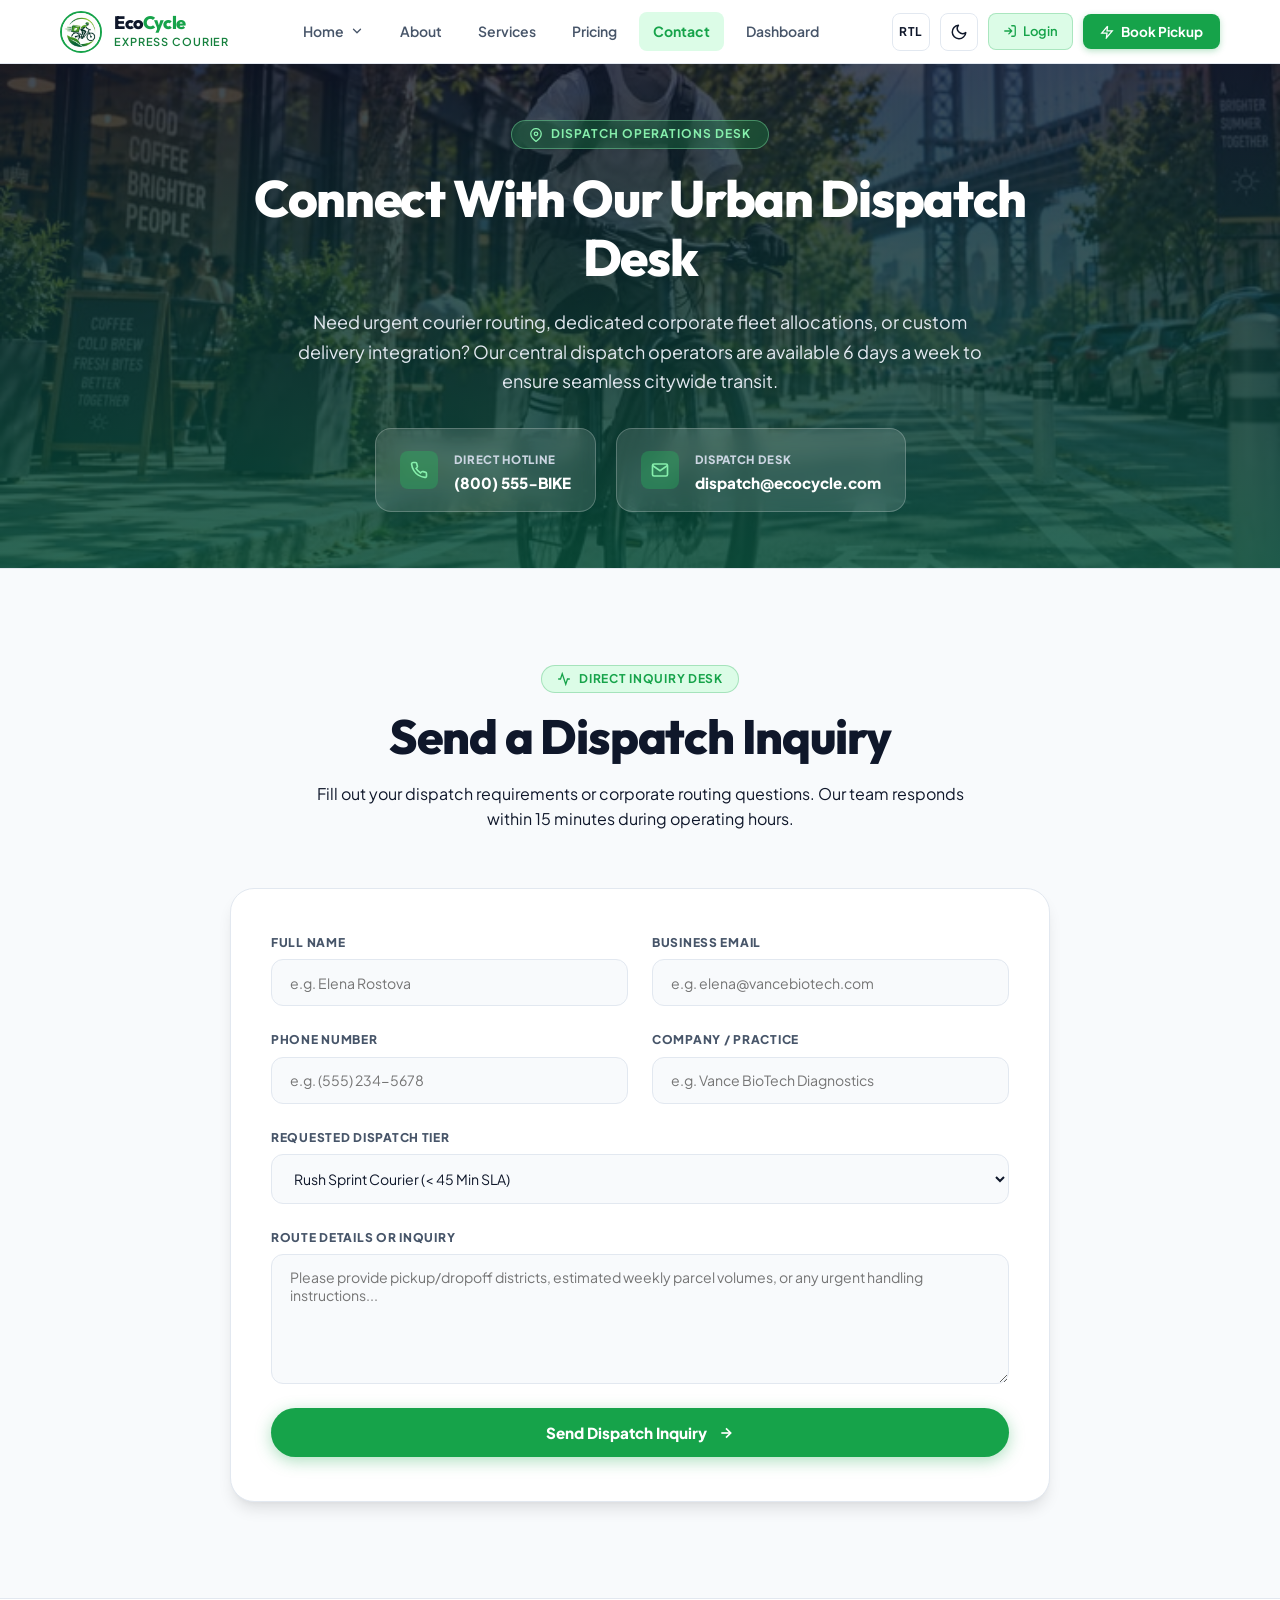
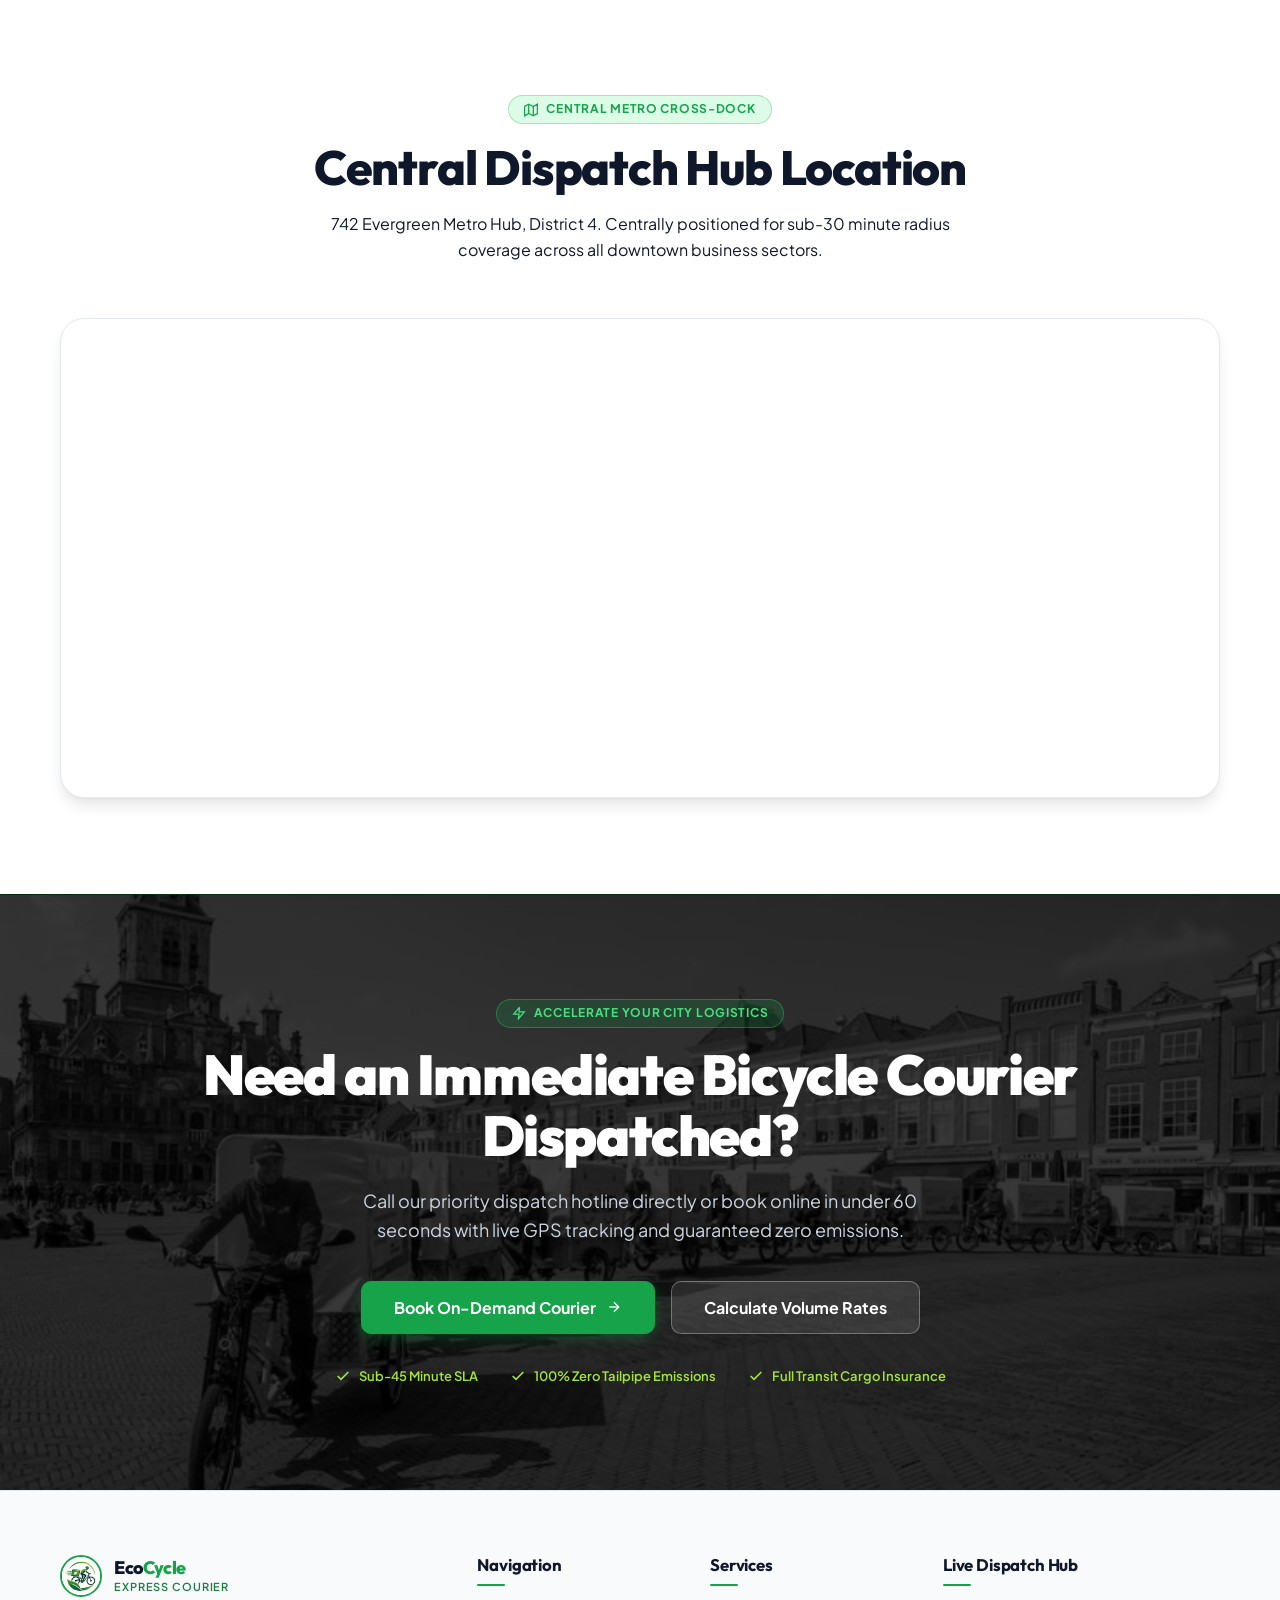
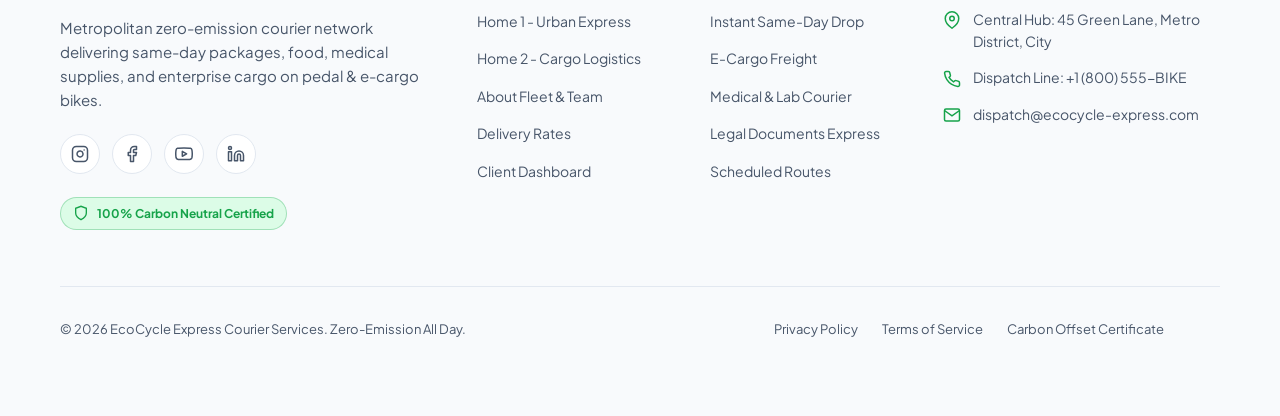
<file: contact.html>
<!DOCTYPE html>
<html lang="en" dir="ltr" data-theme="dark">

<head>
  <meta charset="UTF-8">
  <meta name="viewport" content="width=device-width, initial-scale=1.0">
  <meta http-equiv="X-UA-Compatible" content="ie=edge">
  <title>Contact Dispatch Hubs & Courier Inquiries | EcoCycle Express</title>
  <meta name="description"
    content="Connect with EcoCycle Express dispatch operations. Submit delivery inquiries, request enterprise volume quotes, or visit our central metro bicycle hub.">
  <meta name="keywords"
    content="contact bicycle courier, courier dispatch hotline, eco delivery office, bike courier hub address">

  <!-- Favicon -->
  <link rel="icon" type="image/png" href="assets/images/logo/logo.png">

  <!-- Stylesheets (Zero inline styles) -->
  <link rel="stylesheet" href="assets/css/style.css">
  <link rel="stylesheet" href="assets/css/responsive.css">
</head>

<body>

  <!-- ========================================================================
       1. BRANDED PRELOADER
       ======================================================================== -->
  <div id="preloader" role="status" aria-live="polite" aria-label="Loading page">
    <div class="preloader-spinner-wrap">
      <img src="assets/images/logo/logo.png" alt="EcoCycle Express Logo" class="preloader-logo-img" width="56"
        height="56">
      <div class="preloader-ring"></div>
    </div>
    <span class="preloader-text">Loading Contact Hubs...</span>
  </div>

  <!-- ========================================================================
       2. PRIMARY SITE HEADER (UNIFORM CONTAINER, 6 ITEMS, ACTIONS)
       ======================================================================== -->
  <header class="site-header" id="siteHeader">
    <div class="header-container">

      <!-- Brand Logo + Identity -->
      <a href="index.html" class="brand-identity" aria-label="EcoCycle Express Home">
        <img src="assets/images/logo/logo.png" alt="EcoCycle Express Emblem" class="brand-logo-img">
        <div class="brand-text-block">
          <span class="brand-title">Eco<span>Cycle</span></span>
          <span class="brand-subtitle">Express Courier</span>
        </div>
      </a>

      <!-- Desktop Navigation: Exactly 6 Primary Items -->
      <nav class="desktop-nav" aria-label="Main Navigation">
        <!-- 1. Home (Click-only Dropdown) -->
        <div class="nav-dropdown-wrapper">
          <button type="button" class="dropdown-trigger" id="homeDropdownBtn" aria-haspopup="true"
            aria-expanded="false">
            <span>Home</span>
            <svg class="dropdown-chevron" viewBox="0 0 24 24" fill="none" aria-hidden="true">
              <path d="M6 9l6 6 6-6" stroke-linecap="round" stroke-linejoin="round" />
            </svg>
          </button>
          <div class="dropdown-menu" id="homeDropdownMenu" role="menu" aria-labelledby="homeDropdownBtn">
            <a href="index.html" class="dropdown-item" role="menuitem">
              <span>Home 1 - Urban Zero-Emission</span>
              <span class="dropdown-tag">Express</span>
            </a>
            <a href="home-2.html" class="dropdown-item" role="menuitem">
              <span>Home 2 - Cargo & Logistics</span>
              <span class="dropdown-tag">Enterprise</span>
            </a>
          </div>
        </div>

        <!-- 2. About -->
        <a href="about.html" class="nav-link">About</a>

        <!-- 3. Services -->
        <a href="services.html" class="nav-link">Services</a>

        <!-- 4. Pricing -->
        <a href="pricing.html" class="nav-link">Pricing</a>

        <!-- 5. Contact (Current Page) -->
        <a href="contact.html" class="nav-link active" aria-current="page">Contact</a>

        <!-- 6. Dashboard -->
        <a href="dashboard.html" class="nav-link">Dashboard</a>
      </nav>

      <!-- Header Action Controls: RTL + Dark Mode + Login + Book Pickup CTA -->
      <div class="header-actions">
        <!-- RTL/LTR Toggle -->
        <button type="button" class="control-btn control-btn-rtl rtl-toggle-btn" aria-label="Toggle layout direction">
          RTL
        </button>

        <!-- Dark Mode Toggle -->
        <button type="button" class="control-btn theme-toggle-btn" aria-label="Toggle dark mode">
          <svg class="icon-moon" viewBox="0 0 24 24" aria-hidden="true">
            <path d="M21 12.79A9 9 0 1 1 11.21 3 7 7 0 0 0 21 12.79z" stroke-linecap="round" stroke-linejoin="round" />
          </svg>
          <svg class="icon-sun" viewBox="0 0 24 24" aria-hidden="true">
            <circle cx="12" cy="12" r="5" stroke-linecap="round" stroke-linejoin="round" />
            <path
              d="M12 1v2M12 21v2M4.22 4.22l1.42 1.42M18.36 18.36l1.42 1.42M1 12h2M21 12h2M4.22 19.78l1.42-1.42M18.36 5.64l1.42-1.42"
              stroke-linecap="round" stroke-linejoin="round" />
          </svg>
        </button>

        <!-- Login Portal Link -->
        <a href="login.html" class="btn-login" aria-label="Business Client Login Portal">
          <svg viewBox="0 0 24 24" fill="none" stroke="currentColor" stroke-width="2" class="w-3.5 h-3.5"
            aria-hidden="true">
            <path d="M15 3h4a2 2 0 0 1 2 2v14a2 2 0 0 1-2 2h-4M10 17l5-5-5-5M15 12H3" stroke-linecap="round"
              stroke-linejoin="round" />
          </svg>
          <span>Login</span>
        </a>

        <!-- Header Primary CTA Button -->
        <a href="dashboard.html" class="btn-header-cta" aria-label="Book Delivery Pickup">
          <svg viewBox="0 0 24 24" fill="none" stroke="currentColor" stroke-width="2.2" class="w-3.5 h-3.5"
            aria-hidden="true">
            <polyline points="13 2 3 14 12 14 11 22 21 10 12 10 13 2" />
          </svg>
          <span>Book Pickup</span>
        </a>

        <!-- Mobile Menu Toggle Button -->
        <button type="button" class="mobile-toggle-btn" aria-label="Open mobile menu" aria-expanded="false"
          aria-controls="mobileDrawer">
          <svg viewBox="0 0 24 24" fill="none" stroke="currentColor" stroke-width="2" stroke-linecap="round">
            <line x1="3" y1="12" x2="21" y2="12"></line>
            <line x1="3" y1="6" x2="21" y2="6"></line>
            <line x1="3" y1="18" x2="21" y2="18"></line>
          </svg>
        </button>
      </div>

    </div>
  </header>

  <!-- ========================================================================
       3. MOBILE MENU DRAWER (CLEAN, ACCESSIBLE, INTEGRATED)
       ======================================================================== -->
  <div class="mobile-menu-backdrop" id="mobileMenuBackdrop">
    <div class="mobile-drawer" id="mobileDrawer" role="dialog" aria-modal="true" aria-label="Mobile Navigation">

      <!-- Drawer Header with Brand + Close -->
      <div class="mobile-drawer-header">
        <a href="index.html" class="brand-identity">
          <img src="assets/images/logo/logo.png" alt="EcoCycle" class="brand-logo-img">
          <div class="brand-text-block">
            <span class="brand-title">Eco<span>Cycle</span></span>
            <span class="brand-subtitle">Express Courier</span>
          </div>
        </a>
        <button type="button" class="mobile-close-btn" aria-label="Close menu">
          <svg viewBox="0 0 24 24" fill="none" stroke="currentColor" stroke-width="2.2" stroke-linecap="round"
            stroke-linejoin="round" class="w-5 h-5">
            <line x1="18" y1="6" x2="6" y2="18"></line>
            <line x1="6" y1="6" x2="18" y2="18"></line>
          </svg>
        </button>
      </div>

      <!-- Controls Row: RTL & Dark Mode inside drawer -->
      <div class="mobile-controls-row">
        <span class="mobile-controls-label">Preferences</span>
        <div class="mobile-controls-btns">
          <button type="button" class="control-btn control-btn-rtl rtl-toggle-btn" aria-label="Toggle layout direction">
            RTL
          </button>
          <button type="button" class="control-btn theme-toggle-btn" aria-label="Toggle dark mode">
            <svg class="icon-moon" viewBox="0 0 24 24" aria-hidden="true">
              <path d="M21 12.79A9 9 0 1 1 11.21 3 7 7 0 0 0 21 12.79z" stroke-linecap="round"
                stroke-linejoin="round" />
            </svg>
            <svg class="icon-sun" viewBox="0 0 24 24" aria-hidden="true">
              <circle cx="12" cy="12" r="5" stroke-linecap="round" stroke-linejoin="round" />
              <path
                d="M12 1v2M12 21v2M4.22 4.22l1.42 1.42M18.36 18.36l1.42 1.42M1 12h2M21 12h2M4.22 19.78l1.42-1.42M18.36 5.64l1.42-1.42"
                stroke-linecap="round" stroke-linejoin="round" />
            </svg>
          </button>
        </div>
      </div>

      <!-- Mobile Navigation List -->
      <nav class="mobile-nav-list" aria-label="Mobile Directory">

        <!-- Accordion for Home 1 and Home 2 (Click Only) -->
        <div class="mobile-accordion-wrap">
          <button type="button" class="mobile-accordion-trigger" aria-expanded="false">
            <span>Home</span>
            <svg class="dropdown-chevron mobile-chevron" viewBox="0 0 24 24" fill="none" aria-hidden="true">
              <path d="M6 9l6 6 6-6" stroke-linecap="round" stroke-linejoin="round" />
            </svg>
          </button>
          <div class="mobile-accordion-content">
            <a href="index.html" class="mobile-sub-link">
              <span>Home 1 - Urban Zero-Emission</span>
            </a>
            <a href="home-2.html" class="mobile-sub-link">
              <span>Home 2 - Cargo & Enterprise</span>
            </a>
          </div>
        </div>

        <a href="about.html" class="mobile-nav-link">About</a>
        <a href="services.html" class="mobile-nav-link">Services</a>
        <a href="pricing.html" class="mobile-nav-link">Pricing</a>
        <a href="contact.html" class="mobile-nav-link active">Contact</a>
        <a href="dashboard.html" class="mobile-nav-link">Dashboard</a>
      </nav>

      <!-- Mobile Drawer Footer CTAs -->
      <div class="mobile-drawer-footer">
        <a href="dashboard.html" class="mobile-btn-cta" aria-label="Book Instant Pickup">
          <svg viewBox="0 0 24 24" fill="none" stroke="currentColor" stroke-width="2.2" class="w-4 h-4"
            aria-hidden="true">
            <polyline points="13 2 3 14 12 14 11 22 21 10 12 10 13 2" />
          </svg>
          <span>Book Instant Pickup</span>
        </a>
        <a href="login.html" class="mobile-btn-login" aria-label="Client Login Portal">
          <svg viewBox="0 0 24 24" fill="none" stroke="currentColor" stroke-width="2.2" class="w-4 h-4"
            aria-hidden="true">
            <path d="M15 3h4a2 2 0 0 1 2 2v14a2 2 0 0 1-2 2h-4M10 17l5-5-5-5M15 12H3" stroke-linecap="round"
              stroke-linejoin="round" />
          </svg>
          <span>Client Login Portal</span>
        </a>
      </div>

    </div>
  </div>

  <main id="main-content">

    <!-- ======================================================================
         SECTION 1: CONTACT HERO & DISPATCH HOTLINE
         ====================================================================== -->
    <section class="contact-hero-section" id="contact-hero">
      <div class="contact-hero-container">

        <div class="contact-hero-content">
          <div class="section-eyebrow">
            <svg viewBox="0 0 24 24" fill="none" stroke="currentColor" stroke-width="2" aria-hidden="true">
              <path d="M21 10c0 7-9 13-9 13s-9-6-9-13a9 9 0 0 1 18 0z"></path>
              <circle cx="12" cy="10" r="3"></circle>
            </svg>
            <span>DISPATCH OPERATIONS DESK</span>
          </div>

          <h1 class="contact-hero-title">
            Connect With Our Urban Dispatch Desk
          </h1>

          <p class="contact-hero-desc">
            Need urgent courier routing, dedicated corporate fleet allocations, or custom delivery integration? Our
            central dispatch operators are available 6 days a week to ensure seamless citywide transit.
          </p>

          <div class="contact-hotlines-row">
            <div class="contact-hotline-box">
              <div class="contact-hotline-icon">
                <svg viewBox="0 0 24 24" fill="none" aria-hidden="true">
                  <path
                    d="M22 16.92v3a2 2 0 0 1-2.18 2 19.79 19.79 0 0 1-8.63-3.07 19.5 19.5 0 0 1-6-6 19.79 19.79 0 0 1-3.07-8.67A2 2 0 0 1 4.11 2h3a2 2 0 0 1 2 1.72 12.84 12.84 0 0 0 .7 2.81 2 2 0 0 1-.45 2.11L8.09 9.91a16 16 0 0 0 6 6l1.27-1.27a2 2 0 0 1 2.11-.45 12.84 12.84 0 0 0 2.81.7A2 2 0 0 1 22 16.92z">
                  </path>
                </svg>
              </div>
              <div>
                <span class="contact-hotline-label">Direct Hotline</span>
                <div class="contact-hotline-val">(800) 555-BIKE</div>
              </div>
            </div>

            <div class="contact-hotline-box">
              <div class="contact-hotline-icon">
                <svg viewBox="0 0 24 24" fill="none" aria-hidden="true">
                  <path d="M4 4h16c1.1 0 2 .9 2 2v12c0 1.1-.9 2-2 2H4c-1.1 0-2-.9-2-2V6c0-1.1.9-2 2-2z"></path>
                  <polyline points="22,6 12,13 2,6"></polyline>
                </svg>
              </div>
              <div>
                <span class="contact-hotline-label">Dispatch Desk</span>
                <div class="contact-hotline-val">dispatch@ecocycle.com</div>
              </div>
            </div>
          </div>
        </div>

      </div>
    </section>

    <!-- ======================================================================
         SECTION 2: DEDICATED INQUIRY FORM (ONLY FORM SECTION)
         ====================================================================== -->
    <section class="contact-form-section" id="contact-form">
      <div class="contact-form-container">

        <div class="section-head-center">
          <div class="section-eyebrow">
            <svg viewBox="0 0 24 24" fill="none" stroke="currentColor" stroke-width="2" aria-hidden="true">
              <polyline points="22 12 18 12 15 21 9 3 6 12 2 12"></polyline>
            </svg>
            <span>DIRECT INQUIRY DESK</span>
          </div>
          <h2 class="section-title">Send a Dispatch Inquiry</h2>
          <p class="section-subtitle">
            Fill out your dispatch requirements or corporate routing questions. Our team responds within 15 minutes
            during operating hours.
          </p>
        </div>

        <div class="contact-form-card">
          <form action="dashboard.html" method="get">

            <div class="contact-form-grid">
              <!-- Full Name -->
              <div class="contact-form-group">
                <label for="contact-name" class="contact-form-label">Full Name</label>
                <input type="text" id="contact-name" class="contact-form-input" placeholder="e.g. Elena Rostova"
                  required autocomplete="name">
              </div>

              <!-- Business Email -->
              <div class="contact-form-group">
                <label for="contact-email" class="contact-form-label">Business Email</label>
                <input type="email" id="contact-email" class="contact-form-input"
                  placeholder="e.g. elena@vancebiotech.com" required autocomplete="email">
              </div>

              <!-- Phone Number -->
              <div class="contact-form-group">
                <label for="contact-phone" class="contact-form-label">Phone Number</label>
                <input type="tel" id="contact-phone" class="contact-form-input" placeholder="e.g. (555) 234-5678"
                  required autocomplete="tel">
              </div>

              <!-- Company Name -->
              <div class="contact-form-group">
                <label for="contact-company" class="contact-form-label">Company / Practice</label>
                <input type="text" id="contact-company" class="contact-form-input"
                  placeholder="e.g. Vance BioTech Diagnostics" autocomplete="organization">
              </div>

              <!-- Service Tier Dropdown -->
              <div class="contact-form-group full-width">
                <label for="contact-tier" class="contact-form-label">Requested Dispatch Tier</label>
                <select id="contact-tier" class="contact-form-select">
                  <option value="rush">Rush Sprint Courier (&lt; 45 Min SLA)</option>
                  <option value="cold-chain">Cold-Chain Specimen Transit (2&deg;C - 8&deg;C)</option>
                  <option value="catering">Artisan Catering &amp; Event Logistics</option>
                  <option value="cargo">Heavy E-Cargo Freight (Up to 250 kg)</option>
                  <option value="corporate">Dedicated Enterprise Fleet Subscription</option>
                </select>
              </div>

              <!-- Message / Delivery Route Details -->
              <div class="contact-form-group full-width">
                <label for="contact-message" class="contact-form-label">Route Details or Inquiry</label>
                <textarea id="contact-message" class="contact-form-textarea"
                  placeholder="Please provide pickup/dropoff districts, estimated weekly parcel volumes, or any urgent handling instructions..."
                  required></textarea>
              </div>
            </div>

            <!-- Submit Button -->
            <button type="submit" class="contact-form-btn">
              <span>Send Dispatch Inquiry</span>
              <svg viewBox="0 0 24 24" fill="none" stroke="currentColor" stroke-width="2.5" class="w-4 h-4"
                aria-hidden="true">
                <line x1="5" y1="12" x2="19" y2="12"></line>
                <polyline points="12 5 19 12 12 19"></polyline>
              </svg>
            </button>

          </form>
        </div>

      </div>
    </section>

    <!-- ======================================================================
         SECTION 3: GOOGLE LIVE MAP
         ====================================================================== -->
    <section class="contact-map-section" id="contact-map">
      <div class="contact-map-container">

        <div class="section-head-center">
          <div class="section-eyebrow">
            <svg viewBox="0 0 24 24" fill="none" stroke="currentColor" stroke-width="2" aria-hidden="true">
              <polygon points="1 6 1 22 8 18 16 22 23 18 23 2 16 6 8 2 1 6"></polygon>
              <line x1="8" y1="2" x2="8" y2="18"></line>
              <line x1="16" y1="6" x2="16" y2="22"></line>
            </svg>
            <span>CENTRAL METRO CROSS-DOCK</span>
          </div>
          <h2 class="section-title">Central Dispatch Hub Location</h2>
          <p class="section-subtitle">
            742 Evergreen Metro Hub, District 4. Centrally positioned for sub-30 minute radius coverage across all
            downtown business sectors.
          </p>
        </div>

        <div class="contact-map-frame">
          <iframe
            src="https://www.google.com/maps/embed?pb=!1m18!1m12!1m3!1d193595.25280018868!2d-74.14448740121735!3d40.697631233397945!2m3!1f0!2f0!3f0!3m2!1i1024!2i768!4f13.1!3m3!1m2!1s0x89c24fa5d33f083b%3A0xc80b8f06e177fe62!2sNew%20York%2C%20NY!5e0!3m2!1sen!2sus!4v1680000000000!5m2!1sen!2sus"
            title="EcoCycle Central Metro Bicycle Delivery Hub Google Map" allowfullscreen="" loading="lazy"
            referrerpolicy="no-referrer-when-downgrade">
          </iframe>
        </div>

      </div>
    </section>

    <!-- ======================================================================
         SECTION 4: FINAL CTA BANNER (MANDATORY CTA SECTION)
         ====================================================================== -->
    <section class="contact-cta-section" id="contact-cta">
      <img src="assets/images/backgrounds/p27.jpg" alt="Night urban city skyline" class="contact-cta-bg" loading="lazy"
        width="1600" height="800">

      <div class="contact-cta-container">

        <div class="section-eyebrow section-eyebrow-cta">
          <svg viewBox="0 0 24 24" fill="none" stroke="currentColor" stroke-width="2" aria-hidden="true">
            <polyline points="13 2 3 14 12 14 11 22 21 10 12 10 13 2"></polyline>
          </svg>
          <span>ACCELERATE YOUR CITY LOGISTICS</span>
        </div>

        <h2 class="cta-title">Need an Immediate Bicycle Courier Dispatched?</h2>

        <p class="cta-subtitle">
          Call our priority dispatch hotline directly or book online in under 60 seconds with live GPS tracking and
          guaranteed zero emissions.
        </p>

        <div class="cta-button-row">
          <a href="dashboard.html" class="btn btn-primary btn-cta-primary">
            <span>Book On-Demand Courier</span>
            <svg viewBox="0 0 24 24" fill="none" stroke="currentColor" stroke-width="2" class="w-4 h-4"
              aria-hidden="true">
              <line x1="5" y1="12" x2="19" y2="12"></line>
              <polyline points="12 5 19 12 12 19"></polyline>
            </svg>
          </a>
          <a href="pricing.html" class="btn btn-secondary btn-cta-outline">
            <span>Calculate Volume Rates</span>
          </a>
        </div>

        <div class="cta-guarantees">
          <span class="cta-guarantee-item">
            <svg viewBox="0 0 24 24" fill="none" stroke="currentColor" stroke-width="2.5" class="w-4 h-4"
              aria-hidden="true">
              <polyline points="20 6 9 17 4 12"></polyline>
            </svg>
            <span>Sub-45 Minute SLA</span>
          </span>
          <span class="cta-guarantee-item">
            <svg viewBox="0 0 24 24" fill="none" stroke="currentColor" stroke-width="2.5" class="w-4 h-4"
              aria-hidden="true">
              <polyline points="20 6 9 17 4 12"></polyline>
            </svg>
            <span>100% Zero Tailpipe Emissions</span>
          </span>
          <span class="cta-guarantee-item">
            <svg viewBox="0 0 24 24" fill="none" stroke="currentColor" stroke-width="2.5" class="w-4 h-4"
              aria-hidden="true">
              <polyline points="20 6 9 17 4 12"></polyline>
            </svg>
            <span>Full Transit Cargo Insurance</span>
          </span>
        </div>

      </div>
    </section>

  </main>

  <!-- ========================================================================
       5. GLOBAL SITE FOOTER (UNIFORM CONTAINER, 4 COLUMNS & SOCIAL LINKS)
       ======================================================================== -->
  <footer class="site-footer" id="siteFooter">
    <div class="footer-container">

      <div class="footer-grid">
        <!-- Brand & Mission Column -->
        <div class="footer-brand-col">
          <a href="index.html" class="brand-identity">
            <img src="assets/images/logo/logo.png" alt="EcoCycle" class="brand-logo-img">
            <div class="brand-text-block">
              <span class="brand-title">Eco<span>Cycle</span></span>
              <span class="brand-subtitle">Express Courier</span>
            </div>
          </a>
          <p class="footer-brand-desc">
            Metropolitan zero-emission courier network delivering same-day packages, food, medical supplies, and
            enterprise cargo on pedal & e-cargo bikes.
          </p>
          <div class="footer-social-links">
            <a href="#" class="footer-social-btn" aria-label="EcoCycle on Instagram">
              <svg viewBox="0 0 24 24" fill="none" stroke="currentColor" stroke-width="2" stroke-linecap="round" stroke-linejoin="round" aria-hidden="true">
                <rect x="2" y="2" width="20" height="20" rx="5" ry="5"></rect>
                <path d="M16 11.37A4 4 0 1 1 12.63 8 4 4 0 0 1 16 11.37z"></path>
                <line x1="17.5" y1="6.5" x2="17.51" y2="6.5"></line>
              </svg>
            </a>
            <a href="#" class="footer-social-btn" aria-label="EcoCycle on Facebook">
              <svg viewBox="0 0 24 24" fill="none" stroke="currentColor" stroke-width="2" stroke-linecap="round" stroke-linejoin="round" aria-hidden="true">
                <path d="M18 2h-3a5 5 0 0 0-5 5v3H7v4h3v8h4v-8h3l1-4h-4V7a1 1 0 0 1 1-1h3z"></path>
              </svg>
            </a>
            <a href="#" class="footer-social-btn" aria-label="EcoCycle on YouTube">
              <svg viewBox="0 0 24 24" fill="none" stroke="currentColor" stroke-width="2" stroke-linecap="round" stroke-linejoin="round" aria-hidden="true">
                <path d="M22.54 6.42a2.78 2.78 0 0 0-1.94-2C18.88 4 12 4 12 4s-6.88 0-8.6.46a2.78 2.78 0 0 0-1.94 2A29 29 0 0 0 1 11.75a29 29 0 0 0 .46 5.33A2.78 2.78 0 0 0 3.4 19c1.72.46 8.6.46 8.6.46s6.88 0 8.6-.46a2.78 2.78 0 0 0 1.94-2 29 29 0 0 0 .46-5.25 29 29 0 0 0-.46-5.33z"></path>
                <polygon points="9.75 15.02 15.5 11.75 9.75 8.48 9.75 15.02"></polygon>
              </svg>
            </a>
            <a href="#" class="footer-social-btn" aria-label="EcoCycle on LinkedIn">
              <svg viewBox="0 0 24 24" fill="none" stroke="currentColor" stroke-width="2" stroke-linecap="round" stroke-linejoin="round" aria-hidden="true">
                <path d="M16 8a6 6 0 0 1 6 6v7h-4v-7a2 2 0 0 0-2-2 2 2 0 0 0-2 2v7h-4v-7a6 6 0 0 1 6-6z"></path>
                <rect x="2" y="9" width="4" height="12"></rect>
                <circle cx="4" cy="4" r="2"></circle>
              </svg>
            </a>
          </div>
          <div class="footer-eco-badge">
            <svg class="w-4 h-4" viewBox="0 0 24 24" fill="none" stroke="currentColor" stroke-width="2">
              <path d="M12 22s8-4 8-10V5l-8-3-8 3v7c0 6 8 10 8 10z" />
            </svg>
            <span>100% Carbon Neutral Certified</span>
          </div>
        </div>

        <!-- Quick Links -->
        <div>
          <h3 class="footer-heading">Navigation</h3>
          <ul class="footer-links">
            <li><a href="index.html" class="footer-link">Home 1 - Urban Express</a></li>
            <li><a href="home-2.html" class="footer-link">Home 2 - Cargo Logistics</a></li>
            <li><a href="about.html" class="footer-link">About Fleet & Team</a></li>
            <li><a href="pricing.html" class="footer-link">Delivery Rates</a></li>
            <li><a href="dashboard.html" class="footer-link">Client Dashboard</a></li>
          </ul>
        </div>

        <!-- Services -->
        <div>
          <h3 class="footer-heading">Services</h3>
          <ul class="footer-links">
            <li><a href="services.html" class="footer-link">Instant Same-Day Drop</a></li>
            <li><a href="services.html" class="footer-link">E-Cargo Freight</a></li>
            <li><a href="services.html" class="footer-link">Medical & Lab Courier</a></li>
            <li><a href="services.html" class="footer-link">Legal Documents Express</a></li>
            <li><a href="services.html" class="footer-link">Scheduled Routes</a></li>
          </ul>
        </div>

        <!-- Contact & Dispatch -->
        <div>
          <h3 class="footer-heading">Live Dispatch Hub</h3>
          <ul class="footer-contact-list">
            <li class="footer-contact-item">
              <svg viewBox="0 0 24 24" fill="none">
                <path d="M21 10c0 7-9 13-9 13s-9-6-9-13a9 9 0 0 1 18 0z" />
                <circle cx="12" cy="10" r="3" />
              </svg>
              <span>Central Hub: 45 Green Lane, Metro District, City</span>
            </li>
            <li class="footer-contact-item">
              <svg viewBox="0 0 24 24" fill="none">
                <path
                  d="M22 16.92v3a2 2 0 0 1-2.18 2 19.79 19.79 0 0 1-8.63-3.07 19.5 19.5 0 0 1-6-6 19.79 19.79 0 0 1-3.07-8.67A2 2 0 0 1 4.11 2h3a2 2 0 0 1 2 1.72 12.84 12.84 0 0 0 .7 2.81 2 2 0 0 1-.45 2.11L8.09 9.91a16 16 0 0 0 6 6l1.27-1.27a2 2 0 0 1 2.11-.45 12.84 12.84 0 0 0 2.81.7A2 2 0 0 1 22 16.92z" />
              </svg>
              <span>Dispatch Line: +1 (800) 555-BIKE</span>
            </li>
            <li class="footer-contact-item">
              <svg viewBox="0 0 24 24" fill="none">
                <path d="M4 4h16c1.1 0 2 .9 2 2v12c0 1.1-.9 2-2 2H4c-1.1 0-2-.9-2-2V6c0-1.1.9-2 2-2z" />
                <polyline points="22,6 12,13 2,6" />
              </svg>
              <span>dispatch@ecocycle-express.com</span>
            </li>
          </ul>
        </div>

      </div>

      <!-- Footer Bottom -->
      <div class="footer-bottom">
        <p>&copy; 2026 EcoCycle Express Courier Services. Zero-Emission All Day.</p>
        <ul class="footer-bottom-links">
          <li><a href="contact.html" class="footer-bottom-link">Privacy Policy</a></li>
          <li><a href="contact.html" class="footer-bottom-link">Terms of Service</a></li>
          <li><a href="contact.html" class="footer-bottom-link">Carbon Offset Certificate</a></li>
        </ul>
      </div>

    </div>
  </footer>

  <!-- Scroll-to-Top Button -->
  <button type="button" class="scroll-top-btn" id="scrollTopBtn" aria-label="Scroll back to top">
    <svg viewBox="0 0 24 24" fill="none" stroke="currentColor" stroke-width="2.5" stroke-linecap="round"
      stroke-linejoin="round">
      <polyline points="18 15 12 9 6 15"></polyline>
    </svg>
  </button>

  <!-- External JavaScript (Zero inline scripts) -->
  <script src="assets/js/main.js"></script>
</body>

</html>
</file>
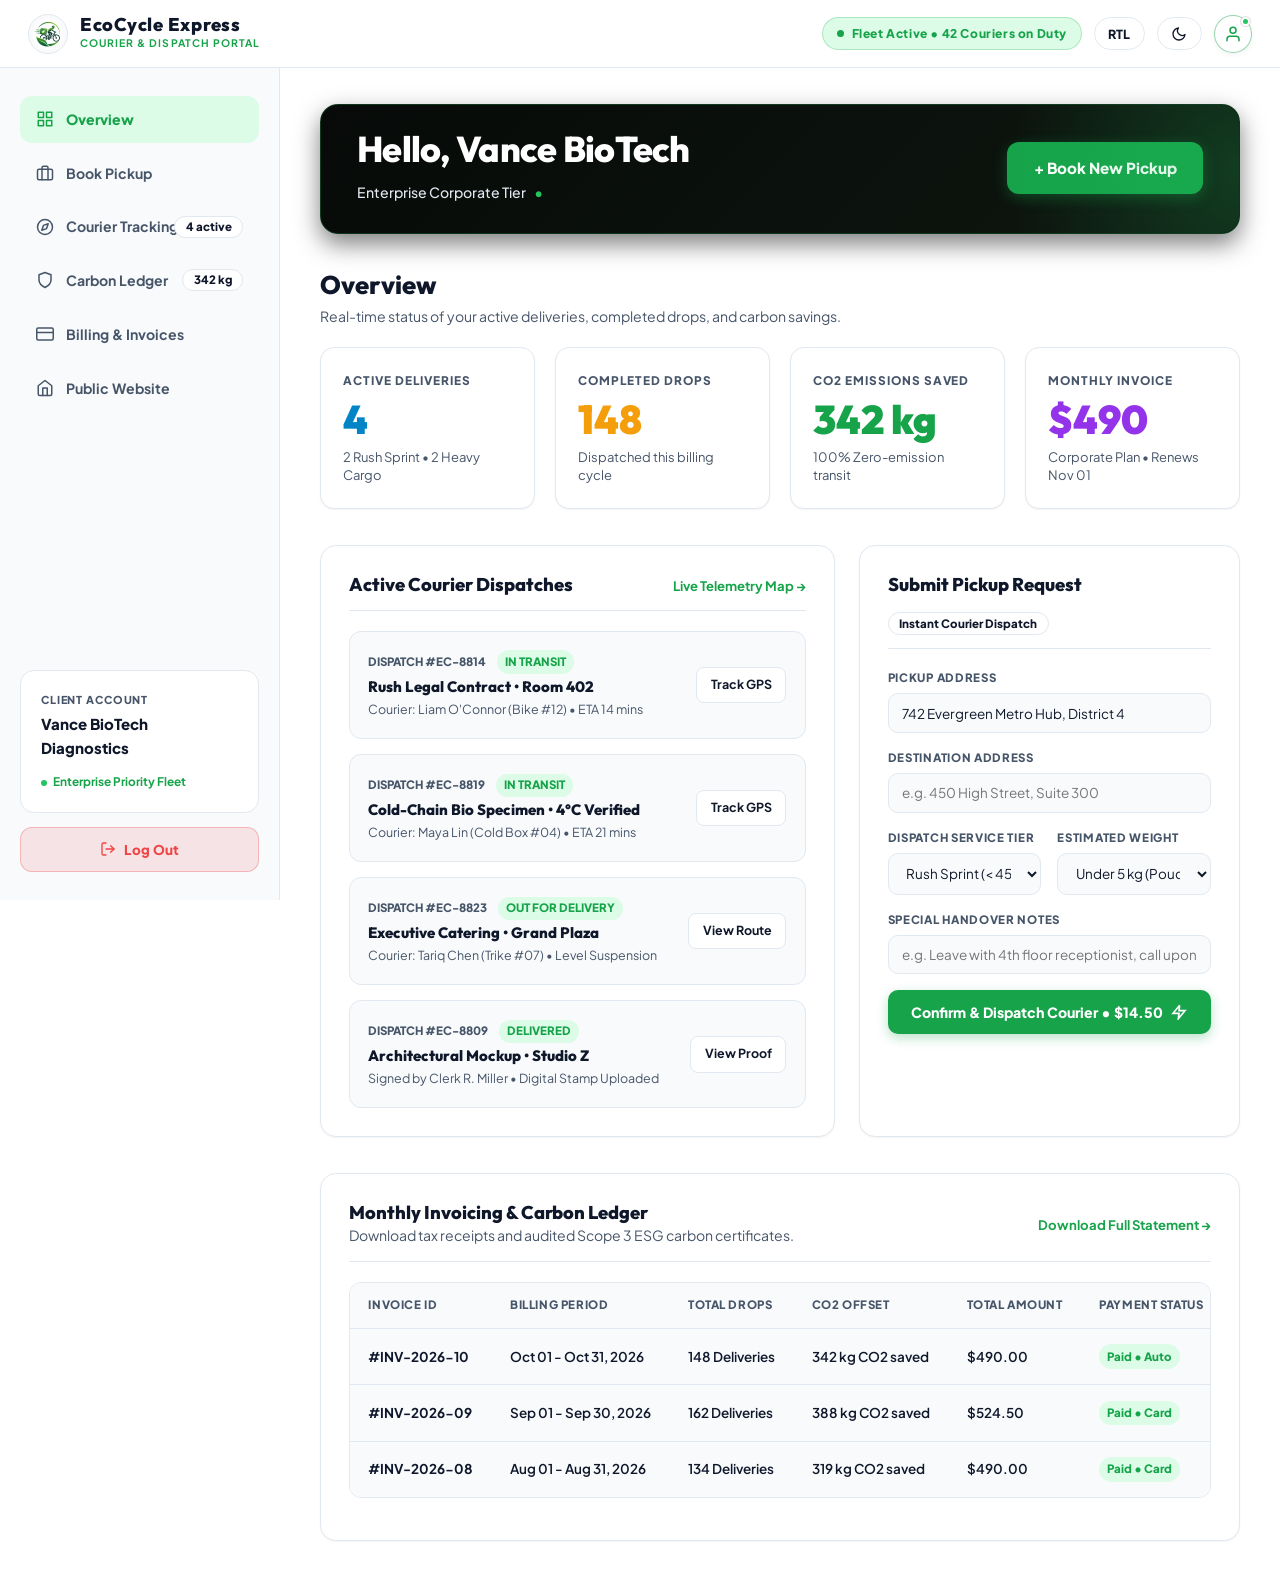
<file: dashboard.html>
<!DOCTYPE html>
<html lang="en" dir="ltr" data-theme="dark">

<head>
  <meta charset="UTF-8">
  <meta name="viewport" content="width=device-width, initial-scale=1.0">
  <meta http-equiv="X-UA-Compatible" content="ie=edge">
  <title>Client Dispatch Dashboard & Courier Tracking | EcoCycle Express</title>
  <meta name="description"
    content="EcoCycle Express Business Client Dashboard. Submit bicycle delivery pickup requests, monitor real-time courier GPS tracking, and manage monthly ESG billing.">
  <meta name="keywords"
    content="bicycle delivery dashboard, courier tracking, dispatch booking portal, eco courier billing">

  <!-- Favicon -->
  <link rel="icon" type="image/png" href="assets/images/logo/logo.png">

  <!-- Stylesheets (Zero inline styles) -->
  <link rel="stylesheet" href="assets/css/style.css">
  <link rel="stylesheet" href="assets/css/responsive.css">
</head>

<body class="dashboard-page-body">

  <!-- ========================================================================
       1. BRANDED PRELOADER
       ======================================================================== -->
  <div id="preloader" role="status" aria-live="polite" aria-label="Loading page">
    <div class="preloader-spinner-wrap">
      <img src="assets/images/logo/logo.png" alt="EcoCycle Express Logo" class="preloader-logo-img" width="56"
        height="56">
      <div class="preloader-ring"></div>
    </div>
    <span class="preloader-text">Loading Dispatch Dashboard...</span>
  </div>

  <!-- ========================================================================
       2. STICKY TOP NAVIGATION BAR (HEADER MENU BUTTON REMOVED AS REQUESTED)
       ======================================================================== -->
  <header class="dash-topbar" id="dash-topbar">
    <div class="dash-topbar-left">
      <!-- Brand Logo + Portal Name -->
      <a href="index.html" class="dash-brand-link" aria-label="EcoCycle Express Home">
        <img src="assets/images/logo/logo.png" alt="EcoCycle Express Logo" class="dash-brand-logo" width="40"
          height="40">
        <div class="dash-brand-text">
          <span class="dash-brand-title">EcoCycle Express</span>
          <span class="dash-brand-sub">Courier &amp; Dispatch Portal</span>
        </div>
      </a>
    </div>

    <div class="dash-topbar-right">
      <!-- Live Status Badge (Active Couriers) -->
      <div class="dash-status-badge">
        <span class="dash-status-dot"></span>
        <span>Fleet Active &bull; 42 Couriers on Duty</span>
      </div>

      <!-- RTL Direction Toggle -->
      <button type="button" class="dash-action-btn rtl-toggle-btn" aria-label="Switch text direction">
        <span>RTL</span>
      </button>

      <!-- Dark / Light Theme Toggle -->
      <button type="button" class="dash-action-btn theme-toggle-btn" aria-label="Switch color theme">
        <svg class="icon-sun" viewBox="0 0 24 24" fill="none" stroke="currentColor" stroke-width="2"
          stroke-linecap="round" stroke-linejoin="round" aria-hidden="true">
          <circle cx="12" cy="12" r="5"></circle>
          <line x1="12" y1="1" x2="12" y2="3"></line>
          <line x1="12" y1="21" x2="12" y2="23"></line>
          <line x1="4.22" y1="4.22" x2="5.64" y2="5.64"></line>
          <line x1="18.36" y1="18.36" x2="19.78" y2="19.78"></line>
          <line x1="1" y1="12" x2="3" y2="12"></line>
          <line x1="21" y1="12" x2="23" y2="12"></line>
          <line x1="4.22" y1="19.78" x2="5.64" y2="18.36"></line>
          <line x1="18.36" y1="5.64" x2="19.78" y2="4.22"></line>
        </svg>
        <svg class="icon-moon" viewBox="0 0 24 24" fill="none" stroke="currentColor" stroke-width="2"
          stroke-linecap="round" stroke-linejoin="round" aria-hidden="true">
          <path d="M21 12.79A9 9 0 1 1 11.21 3 7 7 0 0 0 21 12.79z"></path>
        </svg>
      </button>

      <!-- Profile Avatar & Details Dropdown Menu (Marked Top-Right Location) -->
      <div class="dash-profile-dropdown-wrapper">
        <button type="button" class="dash-profile-btn" id="dashProfileBtn" aria-haspopup="true" aria-expanded="false" aria-label="Open user profile menu">
          <span class="dash-profile-avatar">
            <svg viewBox="0 0 24 24" fill="none" stroke="currentColor" stroke-width="2" stroke-linecap="round" stroke-linejoin="round" class="dash-profile-icon" aria-hidden="true">
              <path d="M20 21v-2a4 4 0 0 0-4-4H8a4 4 0 0 0-4 4v2"></path>
              <circle cx="12" cy="7" r="4"></circle>
            </svg>
            <span class="dash-profile-badge-dot" aria-hidden="true"></span>
          </span>
        </button>

        <!-- Profile Dropdown Popup -->
        <div class="dash-profile-menu" id="dashProfileMenu" role="menu" aria-labelledby="dashProfileBtn">
          <!-- Profile Header Meta -->
          <div class="dash-profile-menu-header">
            <div class="dash-profile-user-info">
              <div class="dash-profile-large-avatar" aria-hidden="true">
                <svg viewBox="0 0 24 24" fill="none" stroke="currentColor" stroke-width="2" stroke-linecap="round" stroke-linejoin="round">
                  <path d="M20 21v-2a4 4 0 0 0-4-4H8a4 4 0 0 0-4 4v2"></path>
                  <circle cx="12" cy="7" r="4"></circle>
                </svg>
              </div>
              <div class="dash-profile-user-meta">
                <span class="dash-profile-name">Elena Vance</span>
                <span class="dash-profile-email">elena@vancebiotech.com</span>
              </div>
            </div>
            <div class="dash-profile-tier-badge">
              <span class="tier-dot"></span>
              <span>Enterprise Priority Client</span>
            </div>
          </div>

          <!-- Account Meta Card -->
          <div class="dash-profile-account-card">
            <div class="profile-account-row">
              <span class="profile-account-label">Client Org</span>
              <span class="profile-account-val">Vance BioTech Diagnostics</span>
            </div>
            <div class="profile-account-row">
              <span class="profile-account-label">Account ID</span>
              <span class="profile-account-val">#EC-2026-4092</span>
            </div>
            <div class="profile-account-row">
              <span class="profile-account-label">Carbon Offset</span>
              <span class="profile-account-val accent-val">342 kg Scope 3</span>
            </div>
          </div>

          <!-- Quick Navigation Links -->
          <div class="dash-profile-menu-items">
            <a href="#booking-section" class="dash-profile-menu-link" role="menuitem">
              <svg viewBox="0 0 24 24" fill="none" stroke="currentColor" stroke-width="2" stroke-linecap="round" stroke-linejoin="round" aria-hidden="true">
                <rect x="2" y="7" width="20" height="14" rx="2" ry="2"></rect>
                <path d="M16 21V5a2 2 0 0 0-2-2h-4a2 2 0 0 0-2 2v16"></path>
              </svg>
              <span>Book Priority Courier</span>
            </a>
            <a href="#tracking-section" class="dash-profile-menu-link" role="menuitem">
              <svg viewBox="0 0 24 24" fill="none" stroke="currentColor" stroke-width="2" stroke-linecap="round" stroke-linejoin="round" aria-hidden="true">
                <circle cx="12" cy="12" r="10"></circle>
                <polygon points="16.24 7.76 14.12 14.12 7.76 16.24 9.88 9.88 16.24 7.76"></polygon>
              </svg>
              <span>Live Courier Tracking</span>
            </a>
            <a href="#billing-section" class="dash-profile-menu-link" role="menuitem">
              <svg viewBox="0 0 24 24" fill="none" stroke="currentColor" stroke-width="2" stroke-linecap="round" stroke-linejoin="round" aria-hidden="true">
                <rect x="1" y="4" width="22" height="16" rx="2" ry="2"></rect>
                <line x1="1" y1="10" x2="23" y2="10"></line>
              </svg>
              <span>Billing &amp; Tax Ledgers</span>
            </a>
            <a href="index.html" class="dash-profile-menu-link" role="menuitem">
              <svg viewBox="0 0 24 24" fill="none" stroke="currentColor" stroke-width="2" stroke-linecap="round" stroke-linejoin="round" aria-hidden="true">
                <path d="M3 9l9-7 9 7v11a2 2 0 0 1-2 2H5a2 2 0 0 1-2-2z"></path>
                <polyline points="9 22 9 12 15 12 15 22"></polyline>
              </svg>
              <span>Public Website</span>
            </a>
          </div>

          <div class="dash-profile-menu-divider"></div>

          <!-- Sign Out / Logout Action -->
          <div class="dash-profile-menu-footer">
            <a href="login.html" class="dash-profile-logout-btn" role="menuitem" aria-label="Log out of business portal">
              <svg viewBox="0 0 24 24" fill="none" stroke="currentColor" stroke-width="2" stroke-linecap="round" stroke-linejoin="round" aria-hidden="true">
                <path d="M9 21H5a2 2 0 0 1-2-2V5a2 2 0 0 1 2-2h4"></path>
                <polyline points="16 17 21 12 16 7"></polyline>
                <line x1="21" y1="12" x2="9" y2="12"></line>
              </svg>
              <span>Sign Out / Log Out</span>
            </a>
          </div>
        </div>
      </div>
    </div>
  </header>

  <!-- ========================================================================
       3. MOBILE HORIZONTAL NAVIGATION STRIP (RESPONSIVE NO-MENU SOLUTION)
       ======================================================================== -->
  <nav class="dash-mobile-nav-bar" aria-label="Mobile Dashboard Navigation">
    <a href="#overview-section" class="dash-mobile-tab-pill active">Overview</a>
    <a href="#booking-section" class="dash-mobile-tab-pill">Book Pickup</a>
    <a href="#tracking-section" class="dash-mobile-tab-pill">Live Tracking (4)</a>
    <a href="#billing-section" class="dash-mobile-tab-pill">Billing &amp; ESG</a>
    <a href="index.html" class="dash-mobile-tab-pill">Public Website</a>
    <a href="login.html" class="dash-mobile-tab-pill dash-mobile-logout-pill" aria-label="Log out of business portal">
      <svg viewBox="0 0 24 24" fill="none" stroke="currentColor" stroke-width="2" stroke-linecap="round"
        stroke-linejoin="round" class="w-3.5 h-3.5" aria-hidden="true">
        <path d="M9 21H5a2 2 0 0 1-2-2V5a2 2 0 0 1 2-2h4"></path>
        <polyline points="16 17 21 12 16 7"></polyline>
        <line x1="21" y1="12" x2="9" y2="12"></line>
      </svg>
      <span>Log Out</span>
    </a>
  </nav>

  <!-- ========================================================================
       4. MAIN APP GRID LAYOUT (STICKY SIDEBAR + CONTENT SHELL)
       ======================================================================== -->
  <div class="dash-layout-container">

    <!-- Left Sticky Sidebar (Does not scroll off the top) -->
    <aside class="dash-sidebar" id="dash-sidebar" aria-label="Client Navigation Sidebar">

      <div class="dash-nav-group">
        <!-- 1. Overview -->
        <a href="#overview-section" class="dash-nav-item active">
          <div class="dash-nav-item-left">
            <svg viewBox="0 0 24 24" fill="none" stroke="currentColor" stroke-width="2" stroke-linecap="round"
              stroke-linejoin="round" aria-hidden="true">
              <rect x="3" y="3" width="7" height="7"></rect>
              <rect x="14" y="3" width="7" height="7"></rect>
              <rect x="14" y="14" width="7" height="7"></rect>
              <rect x="3" y="14" width="7" height="7"></rect>
            </svg>
            <span>Overview</span>
          </div>
        </a>

        <!-- 2. Book Delivery Pickup -->
        <a href="#booking-section" class="dash-nav-item">
          <div class="dash-nav-item-left">
            <svg viewBox="0 0 24 24" fill="none" stroke="currentColor" stroke-width="2" stroke-linecap="round"
              stroke-linejoin="round" aria-hidden="true">
              <rect x="2" y="7" width="20" height="14" rx="2" ry="2"></rect>
              <path d="M16 21V5a2 2 0 0 0-2-2h-4a2 2 0 0 0-2 2v16"></path>
            </svg>
            <span>Book Pickup</span>
          </div>
        </a>

        <!-- 3. Live Courier Tracking -->
        <a href="#tracking-section" class="dash-nav-item">
          <div class="dash-nav-item-left">
            <svg viewBox="0 0 24 24" fill="none" stroke="currentColor" stroke-width="2" stroke-linecap="round"
              stroke-linejoin="round" aria-hidden="true">
              <circle cx="12" cy="12" r="10"></circle>
              <polygon points="16.24 7.76 14.12 14.12 7.76 16.24 9.88 9.88 16.24 7.76"></polygon>
            </svg>
            <span>Courier Tracking</span>
          </div>
          <span class="dash-badge">4 active</span>
        </a>

        <!-- 4. Carbon Offsets & ESG -->
        <a href="#billing-section" class="dash-nav-item">
          <div class="dash-nav-item-left">
            <svg viewBox="0 0 24 24" fill="none" stroke="currentColor" stroke-width="2" stroke-linecap="round"
              stroke-linejoin="round" aria-hidden="true">
              <path d="M12 22s8-4 8-10V5l-8-3-8 3v7c0 6 8 10 8 10z"></path>
            </svg>
            <span>Carbon Ledger</span>
          </div>
          <span class="dash-badge">342 kg</span>
        </a>

        <!-- 5. Invoicing & Billing -->
        <a href="#billing-section" class="dash-nav-item">
          <div class="dash-nav-item-left">
            <svg viewBox="0 0 24 24" fill="none" stroke="currentColor" stroke-width="2" stroke-linecap="round"
              stroke-linejoin="round" aria-hidden="true">
              <rect x="1" y="4" width="22" height="16" rx="2" ry="2"></rect>
              <line x1="1" y1="10" x2="23" y2="10"></line>
            </svg>
            <span>Billing &amp; Invoices</span>
          </div>
        </a>

        <!-- 6. Public Website -->
        <a href="index.html" class="dash-nav-item">
          <div class="dash-nav-item-left">
            <svg viewBox="0 0 24 24" fill="none" stroke="currentColor" stroke-width="2" stroke-linecap="round"
              stroke-linejoin="round" aria-hidden="true">
              <path d="M3 9l9-7 9 7v11a2 2 0 0 1-2 2H5a2 2 0 0 1-2-2z"></path>
              <polyline points="9 22 9 12 15 12 15 22"></polyline>
            </svg>
            <span>Public Website</span>
          </div>
        </a>
      </div>

      <!-- Bottom Area: Member Status Card + Sidebar Logout Button -->
      <div class="dash-sidebar-bottom">
        <div class="dash-sidebar-bottom-card">
          <div class="dash-facility-label">CLIENT ACCOUNT</div>
          <div class="dash-facility-name">Vance BioTech Diagnostics</div>
          <div class="dash-facility-status">
            <span class="dash-facility-dot"></span>
            <span>Enterprise Priority Fleet</span>
          </div>
        </div>

        <a href="login.html" class="dash-sidebar-logout-btn" aria-label="Log out of business portal">
          <svg viewBox="0 0 24 24" fill="none" stroke="currentColor" stroke-width="2" stroke-linecap="round"
            stroke-linejoin="round" aria-hidden="true">
            <path d="M9 21H5a2 2 0 0 1-2-2V5a2 2 0 0 1 2-2h4"></path>
            <polyline points="16 17 21 12 16 7"></polyline>
            <line x1="21" y1="12" x2="9" y2="12"></line>
          </svg>
          <span>Log Out</span>
        </a>
      </div>

    </aside>

    <!-- Main Content Area -->
    <main class="dash-main-content">

      <!-- =====================================================================
           1. Hello Greeting Banner (Matching Reference Model)
           ===================================================================== -->
      <section class="dash-banner" id="overview-section" aria-label="Welcome Banner">
        <div class="dash-banner-content">
          <h1 class="dash-banner-title">Hello, Vance BioTech</h1>
          <p class="dash-banner-meta">
            <span class="dash-banner-meta-item">Enterprise Corporate Tier</span>
            <span class="dash-banner-bullet" aria-hidden="true">&bull;</span>



          </p>
        </div>
        <a href="#booking-section" class="dash-banner-cta" aria-label="Book new delivery pickup">
          <span>+ Book New Pickup</span>
        </a>
      </section>

      <!-- =====================================================================
           2. Overview Section Header & 4 Even KPI Metric Cards
           ===================================================================== -->
      <section aria-labelledby="overview-heading">
        <div class="dash-section-header">
          <h2 class="dash-section-title" id="overview-heading">Overview</h2>
          <p class="dash-section-sub">Real-time status of your active deliveries, completed drops, and carbon savings.
          </p>
        </div>

        <div class="dash-kpi-grid">
          <!-- Metric 1: Active Deliveries (Blue) -->
          <div class="dash-kpi-card">
            <span class="dash-kpi-label">ACTIVE DELIVERIES</span>
            <span class="dash-kpi-number">4</span>
            <span class="dash-kpi-subtext">2 Rush Sprint &bull; 2 Heavy Cargo</span>
          </div>

          <!-- Metric 2: Completed Drops (Amber) -->
          <div class="dash-kpi-card">
            <span class="dash-kpi-label">COMPLETED DROPS</span>
            <span class="dash-kpi-number">148</span>
            <span class="dash-kpi-subtext">Dispatched this billing cycle</span>
          </div>

          <!-- Metric 3: Carbon Savings (Green) -->
          <div class="dash-kpi-card">
            <span class="dash-kpi-label">CO2 EMISSIONS SAVED</span>
            <span class="dash-kpi-number">342 kg</span>
            <span class="dash-kpi-subtext">100% Zero-emission transit</span>
          </div>

          <!-- Metric 4: Monthly Invoicing (Purple) -->
          <div class="dash-kpi-card">
            <span class="dash-kpi-label">MONTHLY INVOICE</span>
            <span class="dash-kpi-number">$490</span>
            <span class="dash-kpi-subtext">Corporate Plan &bull; Renews Nov 01</span>
          </div>
        </div>
      </section>

      <!-- =====================================================================
           3. Operational Split Grid: Live Tracking & Booking Request Form
           ===================================================================== -->
      <section class="dash-split-grid" aria-label="Operations Grid">

        <!-- Left Column: Active Courier Dispatches (Tracking Status) -->
        <div class="dash-card" id="tracking-section">
          <div class="dash-card-header">
            <h3 class="dash-card-title">Active Courier Dispatches</h3>
            <a href="#tracking-section" class="dash-card-link">Live Telemetry Map &rarr;</a>
          </div>

          <div class="dash-order-list">

            <!-- Order 1: Rush Contract -->
            <div class="dash-order-item">
              <div class="dash-order-info">
                <div class="dash-order-meta">
                  <span>DISPATCH #EC-8814</span>
                  <span class="dash-order-tag">In Transit</span>
                </div>
                <h4 class="dash-order-name">Rush Legal Contract &bull; Room 402</h4>
                <p class="dash-order-sub">Courier: Liam O'Connor (Bike #12) &bull; ETA 14 mins</p>
              </div>
              <a href="#" class="dash-order-action-btn">Track GPS</a>
            </div>

            <!-- Order 2: Cold-Chain Specimen -->
            <div class="dash-order-item">
              <div class="dash-order-info">
                <div class="dash-order-meta">
                  <span>DISPATCH #EC-8819</span>
                  <span class="dash-order-tag">In Transit</span>
                </div>
                <h4 class="dash-order-name">Cold-Chain Bio Specimen &bull; 4&deg;C Verified</h4>
                <p class="dash-order-sub">Courier: Maya Lin (Cold Box #04) &bull; ETA 21 mins</p>
              </div>
              <a href="#" class="dash-order-action-btn">Track GPS</a>
            </div>

            <!-- Order 3: Artisan Food -->
            <div class="dash-order-item">
              <div class="dash-order-info">
                <div class="dash-order-meta">
                  <span>DISPATCH #EC-8823</span>
                  <span class="dash-order-tag">Out for Delivery</span>
                </div>
                <h4 class="dash-order-name">Executive Catering &bull; Grand Plaza</h4>
                <p class="dash-order-sub">Courier: Tariq Chen (Trike #07) &bull; Level Suspension</p>
              </div>
              <a href="#" class="dash-order-action-btn">View Route</a>
            </div>

            <!-- Order 4: Completed -->
            <div class="dash-order-item">
              <div class="dash-order-info">
                <div class="dash-order-meta">
                  <span>DISPATCH #EC-8809</span>
                  <span class="dash-order-tag">Delivered</span>
                </div>
                <h4 class="dash-order-name">Architectural Mockup &bull; Studio Z</h4>
                <p class="dash-order-sub">Signed by Clerk R. Miller &bull; Digital Stamp Uploaded</p>
              </div>
              <a href="#" class="dash-order-action-btn">View Proof</a>
            </div>

          </div>
        </div>

        <!-- Right Column: Submit Delivery Pickup Request Form -->
        <div class="dash-card" id="booking-section">
          <div class="dash-card-header">
            <h3 class="dash-card-title">Submit Pickup Request</h3>
            <span class="dash-badge">Instant Courier Dispatch</span>
          </div>

          <form action="#" method="get" class="dash-form">
            <div class="dash-form-group">
              <label for="pickup-address" class="dash-form-label">Pickup Address</label>
              <input type="text" id="pickup-address" class="dash-form-input" value="742 Evergreen Metro Hub, District 4"
                required>
            </div>

            <div class="dash-form-group">
              <label for="dropoff-address" class="dash-form-label">Destination Address</label>
              <input type="text" id="dropoff-address" class="dash-form-input"
                placeholder="e.g. 450 High Street, Suite 300" required>
            </div>

            <div class="dash-form-row">
              <div class="dash-form-group">
                <label for="service-tier" class="dash-form-label">Dispatch Service Tier</label>
                <select id="service-tier" class="dash-form-select">
                  <option value="rush">Rush Sprint (&lt; 45m)</option>
                  <option value="cold-chain">Cold-Chain Specimen</option>
                  <option value="catering">Artisan Catering</option>
                  <option value="cargo">Heavy E-Cargo Freight</option>
                </select>
              </div>

              <div class="dash-form-group">
                <label for="package-weight" class="dash-form-label">Estimated Weight</label>
                <select id="package-weight" class="dash-form-select">
                  <option value="light">Under 5 kg (Pouch/Tube)</option>
                  <option value="medium">5 kg - 15 kg (Pannier)</option>
                  <option value="heavy">Over 15 kg (Cargo Trike)</option>
                </select>
              </div>
            </div>

            <div class="dash-form-group">
              <label for="special-instructions" class="dash-form-label">Special Handover Notes</label>
              <input type="text" id="special-instructions" class="dash-form-input"
                placeholder="e.g. Leave with 4th floor receptionist, call upon arrival">
            </div>

            <button type="submit" class="dash-form-submit-btn">
              <span>Confirm &amp; Dispatch Courier &bull; $14.50</span>
              <svg viewBox="0 0 24 24" fill="none" stroke="currentColor" stroke-width="2.5" class="w-4 h-4"
                aria-hidden="true">
                <polyline points="13 2 3 14 12 14 11 22 21 10 12 10 13 2"></polyline>
              </svg>
            </button>
          </form>
        </div>

      </section>

      <!-- =====================================================================
           4. Billing & Monthly Invoicing Ledger Table
           ===================================================================== -->
      <section class="dash-card" id="billing-section" aria-labelledby="billing-heading">
        <div class="dash-card-header">
          <div>
            <h3 class="dash-card-title" id="billing-heading">Monthly Invoicing &amp; Carbon Ledger</h3>
            <p class="dash-section-sub">Download tax receipts and audited Scope 3 ESG carbon certificates.</p>
          </div>
          <a href="#" class="dash-card-link">Download Full Statement &rarr;</a>
        </div>

        <div class="dash-table-wrap">
          <table class="dash-table">
            <thead>
              <tr>
                <th>Invoice ID</th>
                <th>Billing Period</th>
                <th>Total Drops</th>
                <th>CO2 Offset</th>
                <th>Total Amount</th>
                <th>Payment Status</th>
                <th>Action</th>
              </tr>
            </thead>
            <tbody>
              <tr>
                <td><strong>#INV-2026-10</strong></td>
                <td>Oct 01 - Oct 31, 2026</td>
                <td>148 Deliveries</td>
                <td>342 kg CO2 saved</td>
                <td>$490.00</td>
                <td><span class="dash-table-status-paid">Paid &bull; Auto</span></td>
                <td><a href="#" class="dash-order-action-btn">Download PDF</a></td>
              </tr>
              <tr>
                <td><strong>#INV-2026-09</strong></td>
                <td>Sep 01 - Sep 30, 2026</td>
                <td>162 Deliveries</td>
                <td>388 kg CO2 saved</td>
                <td>$524.50</td>
                <td><span class="dash-table-status-paid">Paid &bull; Card</span></td>
                <td><a href="#" class="dash-order-action-btn">Download PDF</a></td>
              </tr>
              <tr>
                <td><strong>#INV-2026-08</strong></td>
                <td>Aug 01 - Aug 31, 2026</td>
                <td>134 Deliveries</td>
                <td>319 kg CO2 saved</td>
                <td>$490.00</td>
                <td><span class="dash-table-status-paid">Paid &bull; Card</span></td>
                <td><a href="#" class="dash-order-action-btn">Download PDF</a></td>
              </tr>
            </tbody>
          </table>
        </div>
      </section>

    </main>
  </div>

  <!-- External JavaScript (Zero inline scripts) -->
  <script src="assets/js/main.js"></script>
</body>

</html>
</file>
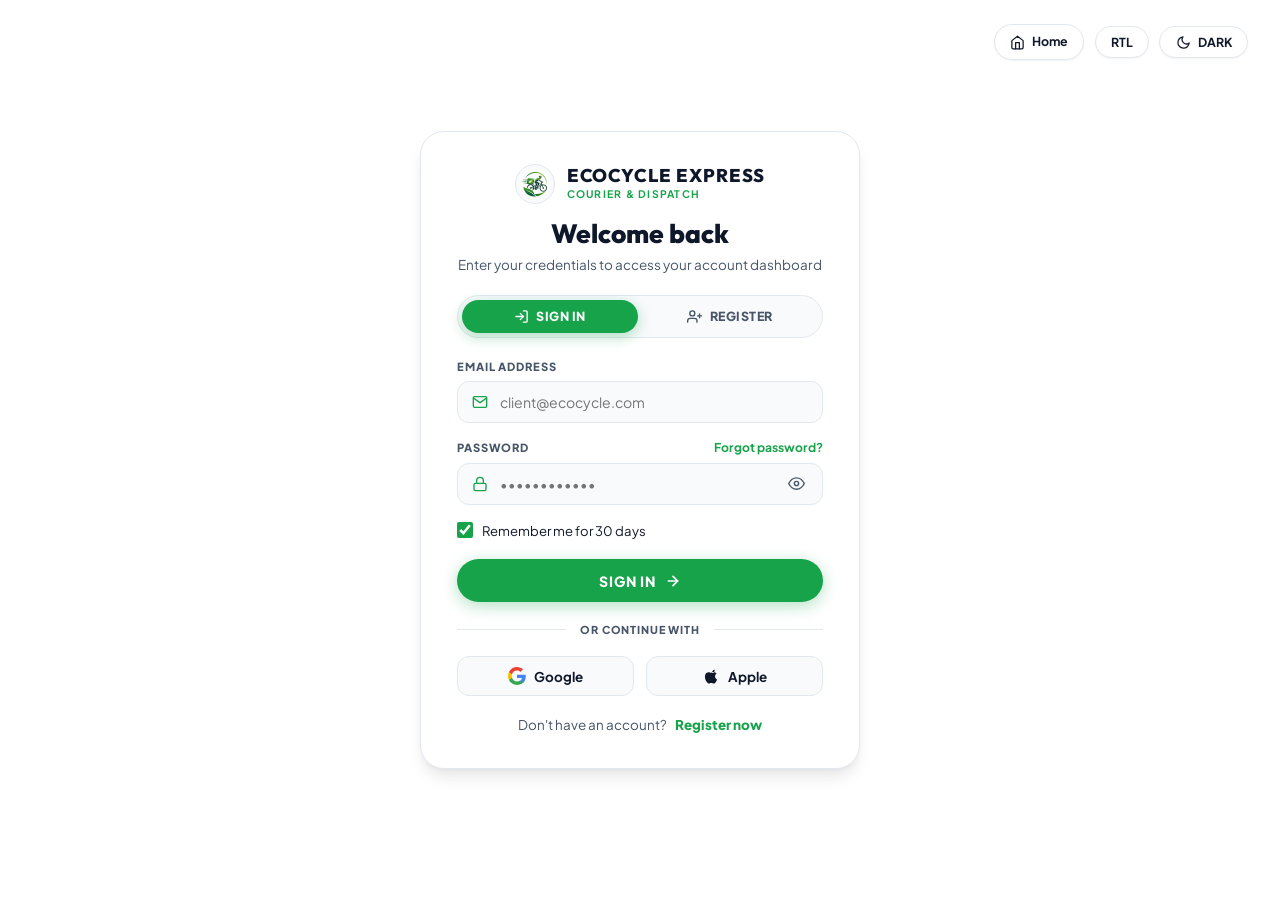
<file: login.html>
<!DOCTYPE html>
<html lang="en" dir="ltr" data-theme="dark">
<head>
  <meta charset="UTF-8">
  <meta name="viewport" content="width=device-width, initial-scale=1.0">
  <meta http-equiv="X-UA-Compatible" content="ie=edge">
  <title>Client Portal Login & Registration | EcoCycle Express</title>
  <meta name="description" content="Access your EcoCycle Express client portal. Book zero-emission bicycle couriers, monitor live telemetry dispatch, download carbon offset ledgers, and manage business invoicing.">
  <meta name="keywords" content="bicycle courier login, client portal, eco delivery tracking, business dispatch login">
  
  <!-- Favicon -->
  <link rel="icon" type="image/png" href="assets/images/logo/logo.png">
  
  <!-- Stylesheets (Zero inline styles) -->
  <link rel="stylesheet" href="assets/css/style.css">
  <link rel="stylesheet" href="assets/css/responsive.css">
</head>
<body class="auth-page-body">

  <!-- ========================================================================
       1. BRANDED PRELOADER
       ======================================================================== -->
  <div id="preloader" role="status" aria-live="polite" aria-label="Loading page">
    <div class="preloader-spinner-wrap">
      <img src="assets/images/logo/logo.png" alt="EcoCycle Express Logo" class="preloader-logo-img" width="56" height="56">
      <div class="preloader-ring"></div>
    </div>
    <span class="preloader-text">Loading Portal...</span>
  </div>

  <!-- ========================================================================
       2. FLOATING TOP-RIGHT ACTION CONTROLS (HOME, RTL, DARK MODE)
       ======================================================================== -->
  <aside class="auth-top-actions" aria-label="Portal controls">
    
    <!-- Home Navigation Pill -->
    <a href="index.html" class="auth-nav-pill" aria-label="Return to EcoCycle Home">
      <svg viewBox="0 0 24 24" fill="none" stroke="currentColor" stroke-width="2" stroke-linecap="round" stroke-linejoin="round" aria-hidden="true">
        <path d="M3 9l9-7 9 7v11a2 2 0 0 1-2 2H5a2 2 0 0 1-2-2z"></path>
        <polyline points="9 22 9 12 15 12 15 22"></polyline>
      </svg>
      <span>Home</span>
    </a>

    <!-- RTL / LTR Direction Toggle -->
    <button type="button" class="auth-nav-pill rtl-toggle-btn" aria-label="Switch text direction">
      <svg viewBox="0 0 24 24" fill="none" stroke="currentColor" stroke-width="2" stroke-linecap="round" stroke-linejoin="round" aria-hidden="true">
        <polyline points="16 3 21 3 21 8"></polyline>
        <line x1="4" y1="20" x2="21" y2="3"></line>
        <polyline points="21 16 21 21 16 21"></polyline>
        <line x1="15" y1="15" x2="21" y2="21"></line>
        <line x1="4" y1="4" x2="9" y2="9"></line>
      </svg>
      <span>RTL</span>
    </button>

    <!-- Dark / Light Theme Toggle -->
    <button type="button" class="auth-nav-pill theme-toggle-btn" aria-label="Switch color theme">
      <svg class="icon-sun" viewBox="0 0 24 24" fill="none" stroke="currentColor" stroke-width="2" stroke-linecap="round" stroke-linejoin="round" aria-hidden="true">
        <circle cx="12" cy="12" r="5"></circle>
        <line x1="12" y1="1" x2="12" y2="3"></line>
        <line x1="12" y1="21" x2="12" y2="23"></line>
        <line x1="4.22" y1="4.22" x2="5.64" y2="5.64"></line>
        <line x1="18.36" y1="18.36" x2="19.78" y2="19.78"></line>
        <line x1="1" y1="12" x2="3" y2="12"></line>
        <line x1="21" y1="12" x2="23" y2="12"></line>
        <line x1="4.22" y1="19.78" x2="5.64" y2="18.36"></line>
        <line x1="18.36" y1="5.64" x2="19.78" y2="4.22"></line>
      </svg>
      <svg class="icon-moon" viewBox="0 0 24 24" fill="none" stroke="currentColor" stroke-width="2" stroke-linecap="round" stroke-linejoin="round" aria-hidden="true">
        <path d="M21 12.79A9 9 0 1 1 11.21 3 7 7 0 0 0 21 12.79z"></path>
      </svg>
      <span class="theme-text-label">DARK</span>
    </button>

  </aside>

  <!-- ========================================================================
       3. CENTERED AUTHENTICATION CARD SHELL (REFERENCE MODEL)
       ======================================================================== -->
  <main class="auth-page-wrapper">
    <div class="auth-box-card">

      <!-- Brand Identity Badge (Click to Home) -->
      <a href="index.html" class="auth-brand-badge" aria-label="Return to EcoCycle Homepage">
        <img src="assets/images/logo/logo.png" alt="EcoCycle Express Logo" class="auth-brand-logo" width="40" height="40">
        <div class="auth-brand-info">
          <span class="auth-brand-title">ECOCYCLE EXPRESS</span>
          <span class="auth-brand-sub">COURIER &amp; DISPATCH</span>
        </div>
      </a>

      <!-- Welcome Headings -->
      <h1 class="auth-card-title">Welcome back</h1>
      <p class="auth-card-subtitle">Enter your credentials to access your account dashboard</p>

      <!-- Segmented Pill Tabs Navigation -->
      <div class="auth-tabs-track" role="tablist" aria-label="Sign in or Register">
        <button type="button" class="auth-tab-pill active" role="tab" id="tab-btn-signin" aria-selected="true" aria-controls="panel-signin">
          <svg viewBox="0 0 24 24" fill="none" stroke="currentColor" stroke-width="2.2" stroke-linecap="round" stroke-linejoin="round" aria-hidden="true">
            <path d="M15 3h4a2 2 0 0 1 2 2v14a2 2 0 0 1-2 2h-4"></path>
            <polyline points="10 17 15 12 10 7"></polyline>
            <line x1="15" y1="12" x2="3" y2="12"></line>
          </svg>
          <span>SIGN IN</span>
        </button>
        <button type="button" class="auth-tab-pill" role="tab" id="tab-btn-register" aria-selected="false" aria-controls="panel-register">
          <svg viewBox="0 0 24 24" fill="none" stroke="currentColor" stroke-width="2.2" stroke-linecap="round" stroke-linejoin="round" aria-hidden="true">
            <path d="M16 21v-2a4 4 0 0 0-4-4H5a4 4 0 0 0-4 4v2"></path>
            <circle cx="8.5" cy="7" r="4"></circle>
            <line x1="20" y1="8" x2="20" y2="14"></line>
            <line x1="23" y1="11" x2="17" y2="11"></line>
          </svg>
          <span>REGISTER</span>
        </button>
      </div>

      <!-- --------------------------------------------------------------------
           PANEL 1: SIGN IN FORM
           -------------------------------------------------------------------- -->
      <div class="auth-panel active" id="panel-signin" role="tabpanel" aria-labelledby="tab-btn-signin">
        <form action="dashboard.html" method="get">
          
          <!-- Email Field -->
          <div class="auth-field-group">
            <label for="signin-email" class="auth-field-label">EMAIL ADDRESS</label>
            <div class="auth-field-input-wrap">
              <svg class="auth-field-icon" viewBox="0 0 24 24" fill="none" stroke="currentColor" stroke-width="2" stroke-linecap="round" stroke-linejoin="round" aria-hidden="true">
                <path d="M4 4h16c1.1 0 2 .9 2 2v12c0 1.1-.9 2-2 2H4c-1.1 0-2-.9-2-2V6c0-1.1.9-2 2-2z"></path>
                <polyline points="22,6 12,13 2,6"></polyline>
              </svg>
              <input type="email" id="signin-email" class="auth-field-input" placeholder="client@ecocycle.com" required autocomplete="email">
            </div>
          </div>

          <!-- Password Field -->
          <div class="auth-field-group">
            <div class="auth-field-label-row">
              <label for="signin-password" class="auth-field-label">PASSWORD</label>
              <a href="#" class="auth-field-forgot">Forgot password?</a>
            </div>
            <div class="auth-field-input-wrap">
              <svg class="auth-field-icon" viewBox="0 0 24 24" fill="none" stroke="currentColor" stroke-width="2" stroke-linecap="round" stroke-linejoin="round" aria-hidden="true">
                <rect x="3" y="11" width="18" height="11" rx="2" ry="2"></rect>
                <path d="M7 11V7a5 5 0 0 1 10 0v4"></path>
              </svg>
              <input type="password" id="signin-password" class="auth-field-input has-eye" placeholder="••••••••••••" required autocomplete="current-password">
              <button type="button" class="auth-password-toggle" aria-label="Toggle password visibility">
                <svg class="eye-show" viewBox="0 0 24 24" fill="none" stroke="currentColor" stroke-width="2" stroke-linecap="round" stroke-linejoin="round" aria-hidden="true">
                  <path d="M1 12s4-8 11-8 11 8 11 8-4 8-11 8-11-8-11-8z"></path>
                  <circle cx="12" cy="12" r="3"></circle>
                </svg>
                <svg class="eye-hide is-hidden" viewBox="0 0 24 24" fill="none" stroke="currentColor" stroke-width="2" stroke-linecap="round" stroke-linejoin="round" aria-hidden="true">
                  <path d="M17.94 17.94A10.07 10.07 0 0 1 12 20c-7 0-11-8-11-8a18.45 18.45 0 0 1 5.06-5.94M9.9 4.24A9.12 9.12 0 0 1 12 4c7 0 11 8 11 8a18.5 18.5 0 0 1-2.16 3.19m-6.72-1.07a3 3 0 1 1-4.24-4.24"></path>
                  <line x1="1" y1="1" x2="23" y2="23"></line>
                </svg>
              </button>
            </div>
          </div>

          <!-- Remember Me Checkbox -->
          <div class="auth-checkbox-row">
            <label class="auth-custom-checkbox">
              <input type="checkbox" id="remember-me" checked>
              <span>Remember me for 30 days</span>
            </label>
          </div>

          <!-- Primary Submit Button -->
          <button type="submit" class="auth-btn-primary">
            <span>SIGN IN</span>
            <svg viewBox="0 0 24 24" fill="none" stroke="currentColor" stroke-width="2.5" stroke-linecap="round" stroke-linejoin="round" aria-hidden="true">
              <line x1="5" y1="12" x2="19" y2="12"></line>
              <polyline points="12 5 19 12 12 19"></polyline>
            </svg>
          </button>

          <!-- Divider -->
          <div class="auth-divider">
            <span>OR CONTINUE WITH</span>
          </div>

          <!-- Social Buttons -->
          <div class="auth-social-row">
            <button type="button" class="auth-social-btn" aria-label="Sign in with Google">
              <svg viewBox="0 0 24 24" class="social-icon" aria-hidden="true">
                <path fill="#4285F4" d="M23.745 12.27c0-.7-.06-1.4-.19-2.07H12v4.51h6.6c-.29 1.52-1.14 2.82-2.4 3.68v3.05h3.88c2.27-2.09 3.665-5.17 3.665-9.17z"/>
                <path fill="#34A853" d="M12 24c3.24 0 5.95-1.08 7.93-2.91l-3.88-3.05c-1.08.72-2.45 1.16-4.05 1.16-3.12 0-5.77-2.1-6.72-4.93H1.25v3.15C3.26 21.36 7.34 24 12 24z"/>
                <path fill="#FBBC05" d="M5.28 14.27c-.25-.72-.38-1.49-.38-2.27s.13-1.55.38-2.27V6.58H1.25C.45 8.18 0 9.97 0 12s.45 3.82 1.25 5.42l4.03-3.15z"/>
                <path fill="#EA4335" d="M12 4.75c1.77 0 3.35.61 4.6 1.8l3.42-3.42C17.95 1.19 15.24 0 12 0 7.34 0 3.26 2.64 1.25 6.58l4.03 3.15c.95-2.83 3.6-4.98 6.72-4.98z"/>
              </svg>
              <span>Google</span>
            </button>
            <button type="button" class="auth-social-btn" aria-label="Sign in with Apple">
              <svg viewBox="0 0 24 24" fill="currentColor" class="social-icon" aria-hidden="true">
                <path d="M18.71 19.5c-.83 1.24-1.71 2.45-3.05 2.47-1.34.03-1.77-.79-3.29-.79-1.53 0-2 .77-3.27.82-1.31.05-2.3-1.32-3.14-2.53C4.25 17 2.94 12.45 4.7 9.39c.87-1.52 2.43-2.48 4.12-2.51 1.28-.02 2.5.87 3.29.87.78 0 2.26-1.07 3.81-.91.65.03 2.47.26 3.64 1.98-.09.06-2.17 1.28-2.15 3.81.03 3.02 2.65 4.03 2.68 4.04-.03.07-.42 1.44-1.38 2.83M15.97 6.84c.66-.82 1.11-1.96.99-3.1-.96.04-2.18.66-2.84 1.45-.58.69-1.1 1.84-.96 2.96 1.08.08 2.15-.55 2.81-1.31z"/>
              </svg>
              <span>Apple</span>
            </button>
          </div>

          <!-- Bottom Switch Link -->
          <div class="auth-card-footer">
            <span>Don't have an account?</span>
            <a href="#panel-register" class="auth-switch-accent" data-switch-tab="panel-register">Register now</a>
          </div>

        </form>
      </div>

      <!-- --------------------------------------------------------------------
           PANEL 2: REGISTER FORM
           -------------------------------------------------------------------- -->
      <div class="auth-panel" id="panel-register" role="tabpanel" aria-labelledby="tab-btn-register" hidden>
        <form action="dashboard.html" method="get">
          
          <!-- Full Name -->
          <div class="auth-field-group">
            <label for="register-name" class="auth-field-label">FULL NAME</label>
            <div class="auth-field-input-wrap">
              <svg class="auth-field-icon" viewBox="0 0 24 24" fill="none" stroke="currentColor" stroke-width="2" stroke-linecap="round" stroke-linejoin="round" aria-hidden="true">
                <path d="M20 21v-2a4 4 0 0 0-4-4H8a4 4 0 0 0-4 4v2"></path>
                <circle cx="12" cy="7" r="4"></circle>
              </svg>
              <input type="text" id="register-name" class="auth-field-input" placeholder="Marcus Vance" required autocomplete="name">
            </div>
          </div>

          <!-- Company Name -->
          <div class="auth-field-group">
            <label for="register-company" class="auth-field-label">COMPANY OR CLINIC</label>
            <div class="auth-field-input-wrap">
              <svg class="auth-field-icon" viewBox="0 0 24 24" fill="none" stroke="currentColor" stroke-width="2" stroke-linecap="round" stroke-linejoin="round" aria-hidden="true">
                <rect x="2" y="7" width="20" height="14" rx="2" ry="2"></rect>
                <path d="M16 21V5a2 2 0 0 0-2-2h-4a2 2 0 0 0-2 2v16"></path>
              </svg>
              <input type="text" id="register-company" class="auth-field-input" placeholder="Vance BioTech Diagnostics" required autocomplete="organization">
            </div>
          </div>

          <!-- Email Address -->
          <div class="auth-field-group">
            <label for="register-email" class="auth-field-label">BUSINESS EMAIL</label>
            <div class="auth-field-input-wrap">
              <svg class="auth-field-icon" viewBox="0 0 24 24" fill="none" stroke="currentColor" stroke-width="2" stroke-linecap="round" stroke-linejoin="round" aria-hidden="true">
                <path d="M4 4h16c1.1 0 2 .9 2 2v12c0 1.1-.9 2-2 2H4c-1.1 0-2-.9-2-2V6c0-1.1.9-2 2-2z"></path>
                <polyline points="22,6 12,13 2,6"></polyline>
              </svg>
              <input type="email" id="register-email" class="auth-field-input" placeholder="marcus@vancebiotech.com" required autocomplete="email">
            </div>
          </div>

          <!-- Password -->
          <div class="auth-field-group">
            <label for="register-password" class="auth-field-label">CREATE PASSWORD</label>
            <div class="auth-field-input-wrap">
              <svg class="auth-field-icon" viewBox="0 0 24 24" fill="none" stroke="currentColor" stroke-width="2" stroke-linecap="round" stroke-linejoin="round" aria-hidden="true">
                <rect x="3" y="11" width="18" height="11" rx="2" ry="2"></rect>
                <path d="M7 11V7a5 5 0 0 1 10 0v4"></path>
              </svg>
              <input type="password" id="register-password" class="auth-field-input has-eye" placeholder="At least 8 characters" required autocomplete="new-password">
              <button type="button" class="auth-password-toggle" aria-label="Toggle password visibility">
                <svg class="eye-show" viewBox="0 0 24 24" fill="none" stroke="currentColor" stroke-width="2" stroke-linecap="round" stroke-linejoin="round" aria-hidden="true">
                  <path d="M1 12s4-8 11-8 11 8 11 8-4 8-11 8-11-8-11-8z"></path>
                  <circle cx="12" cy="12" r="3"></circle>
                </svg>
                <svg class="eye-hide is-hidden" viewBox="0 0 24 24" fill="none" stroke="currentColor" stroke-width="2" stroke-linecap="round" stroke-linejoin="round" aria-hidden="true">
                  <path d="M17.94 17.94A10.07 10.07 0 0 1 12 20c-7 0-11-8-11-8a18.45 18.45 0 0 1 5.06-5.94M9.9 4.24A9.12 9.12 0 0 1 12 4c7 0 11 8 11 8a18.5 18.5 0 0 1-2.16 3.19m-6.72-1.07a3 3 0 1 1-4.24-4.24"></path>
                  <line x1="1" y1="1" x2="23" y2="23"></line>
                </svg>
              </button>
            </div>
          </div>

          <!-- Terms Checkbox -->
          <div class="auth-checkbox-row">
            <label class="auth-custom-checkbox">
              <input type="checkbox" id="accept-terms" required checked>
              <span>I agree to eco-courier dispatch terms &amp; policies</span>
            </label>
          </div>

          <!-- Primary Register Button -->
          <button type="submit" class="auth-btn-primary">
            <span>REGISTER</span>
            <svg viewBox="0 0 24 24" fill="none" stroke="currentColor" stroke-width="2.5" stroke-linecap="round" stroke-linejoin="round" aria-hidden="true">
              <line x1="5" y1="12" x2="19" y2="12"></line>
              <polyline points="12 5 19 12 12 19"></polyline>
            </svg>
          </button>

          <!-- Divider -->
          <div class="auth-divider">
            <span>OR CONTINUE WITH</span>
          </div>

          <!-- Social Buttons -->
          <div class="auth-social-row">
            <button type="button" class="auth-social-btn" aria-label="Sign up with Google">
              <svg viewBox="0 0 24 24" class="social-icon" aria-hidden="true">
                <path fill="#4285F4" d="M23.745 12.27c0-.7-.06-1.4-.19-2.07H12v4.51h6.6c-.29 1.52-1.14 2.82-2.4 3.68v3.05h3.88c2.27-2.09 3.665-5.17 3.665-9.17z"/>
                <path fill="#34A853" d="M12 24c3.24 0 5.95-1.08 7.93-2.91l-3.88-3.05c-1.08.72-2.45 1.16-4.05 1.16-3.12 0-5.77-2.1-6.72-4.93H1.25v3.15C3.26 21.36 7.34 24 12 24z"/>
                <path fill="#FBBC05" d="M5.28 14.27c-.25-.72-.38-1.49-.38-2.27s.13-1.55.38-2.27V6.58H1.25C.45 8.18 0 9.97 0 12s.45 3.82 1.25 5.42l4.03-3.15z"/>
                <path fill="#EA4335" d="M12 4.75c1.77 0 3.35.61 4.6 1.8l3.42-3.42C17.95 1.19 15.24 0 12 0 7.34 0 3.26 2.64 1.25 6.58l4.03 3.15c.95-2.83 3.6-4.98 6.72-4.98z"/>
              </svg>
              <span>Google</span>
            </button>
            <button type="button" class="auth-social-btn" aria-label="Sign up with Apple">
              <svg viewBox="0 0 24 24" fill="currentColor" class="social-icon" aria-hidden="true">
                <path d="M18.71 19.5c-.83 1.24-1.71 2.45-3.05 2.47-1.34.03-1.77-.79-3.29-.79-1.53 0-2 .77-3.27.82-1.31.05-2.3-1.32-3.14-2.53C4.25 17 2.94 12.45 4.7 9.39c.87-1.52 2.43-2.48 4.12-2.51 1.28-.02 2.5.87 3.29.87.78 0 2.26-1.07 3.81-.91.65.03 2.47.26 3.64 1.98-.09.06-2.17 1.28-2.15 3.81.03 3.02 2.65 4.03 2.68 4.04-.03.07-.42 1.44-1.38 2.83M15.97 6.84c.66-.82 1.11-1.96.99-3.1-.96.04-2.18.66-2.84 1.45-.58.69-1.1 1.84-.96 2.96 1.08.08 2.15-.55 2.81-1.31z"/>
              </svg>
              <span>Apple</span>
            </button>
          </div>

          <!-- Bottom Switch Link -->
          <div class="auth-card-footer">
            <span>Already have an account?</span>
            <a href="#panel-signin" class="auth-switch-accent" data-switch-tab="panel-signin">Sign In</a>
          </div>

        </form>
      </div>

    </div>
  </main>

  <!-- External JavaScript (Zero inline scripts) -->
  <script src="assets/js/main.js"></script>
</body>
</html>
</file>
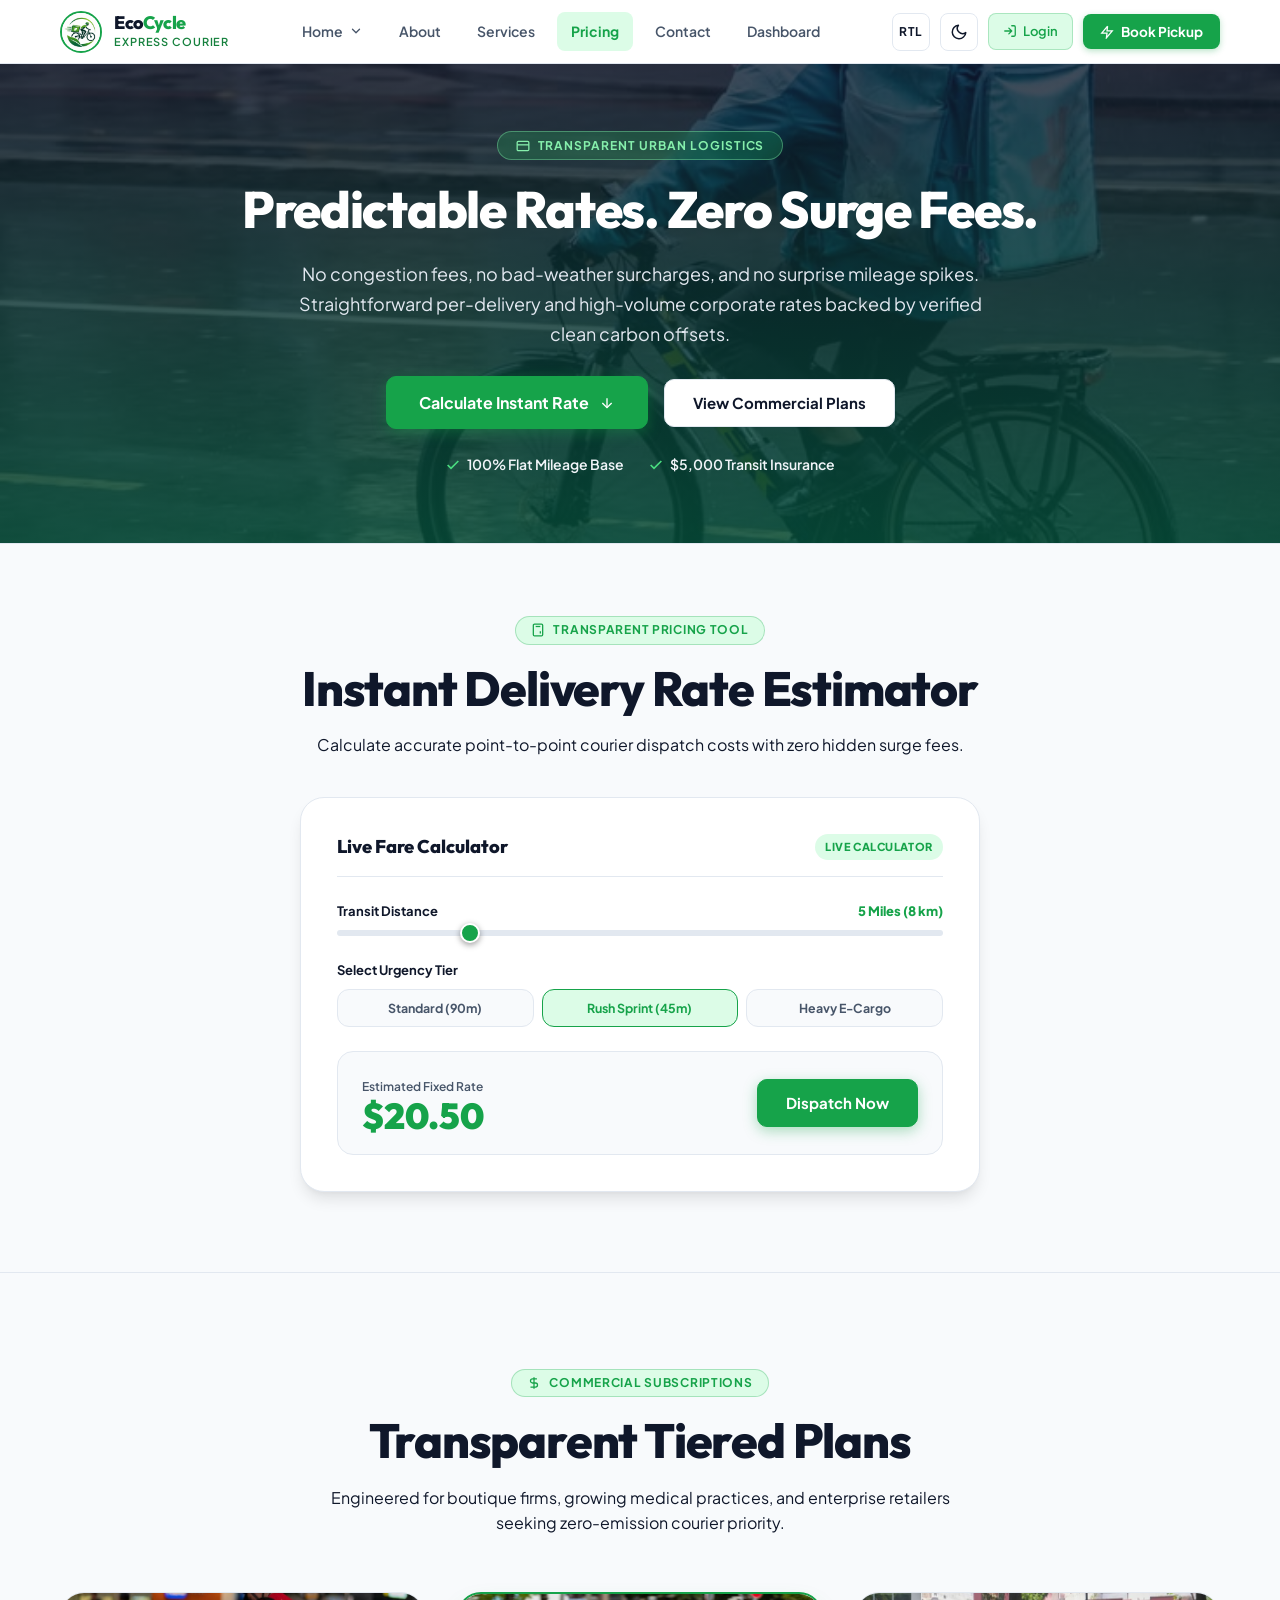
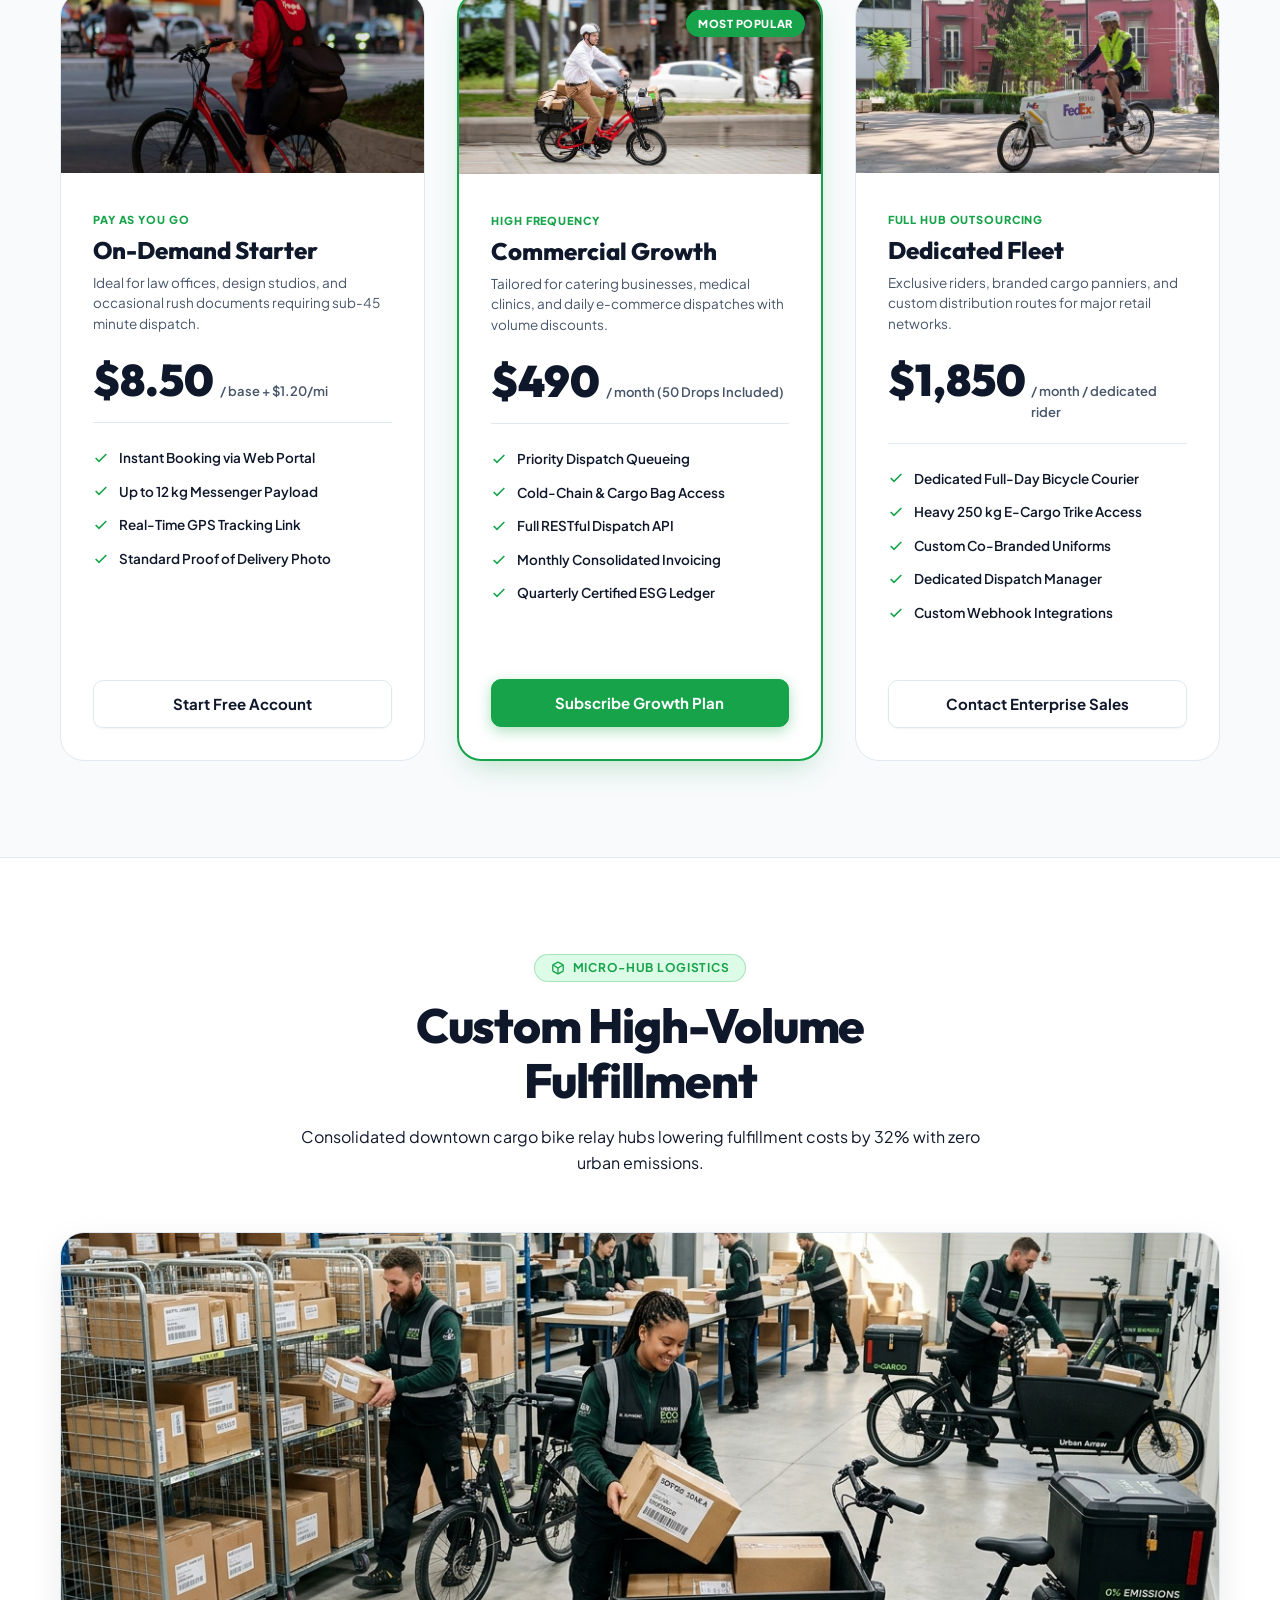
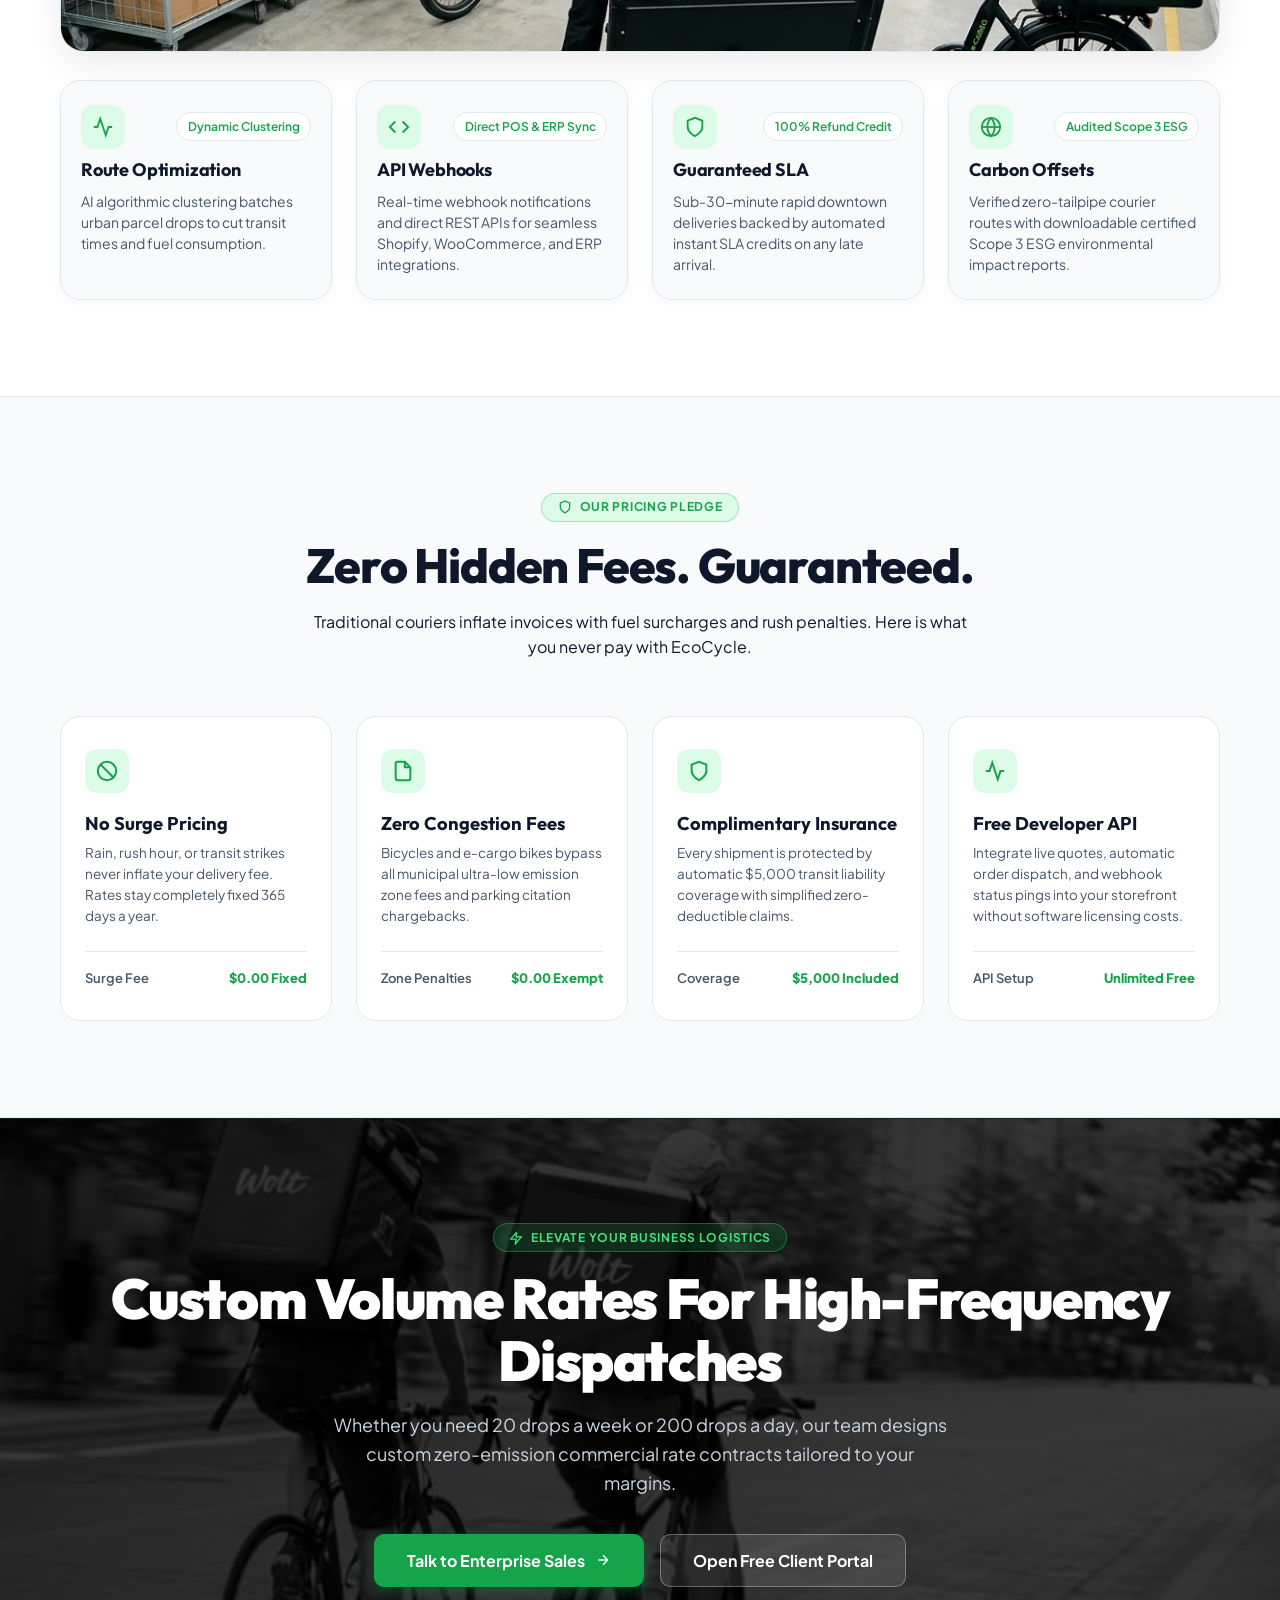
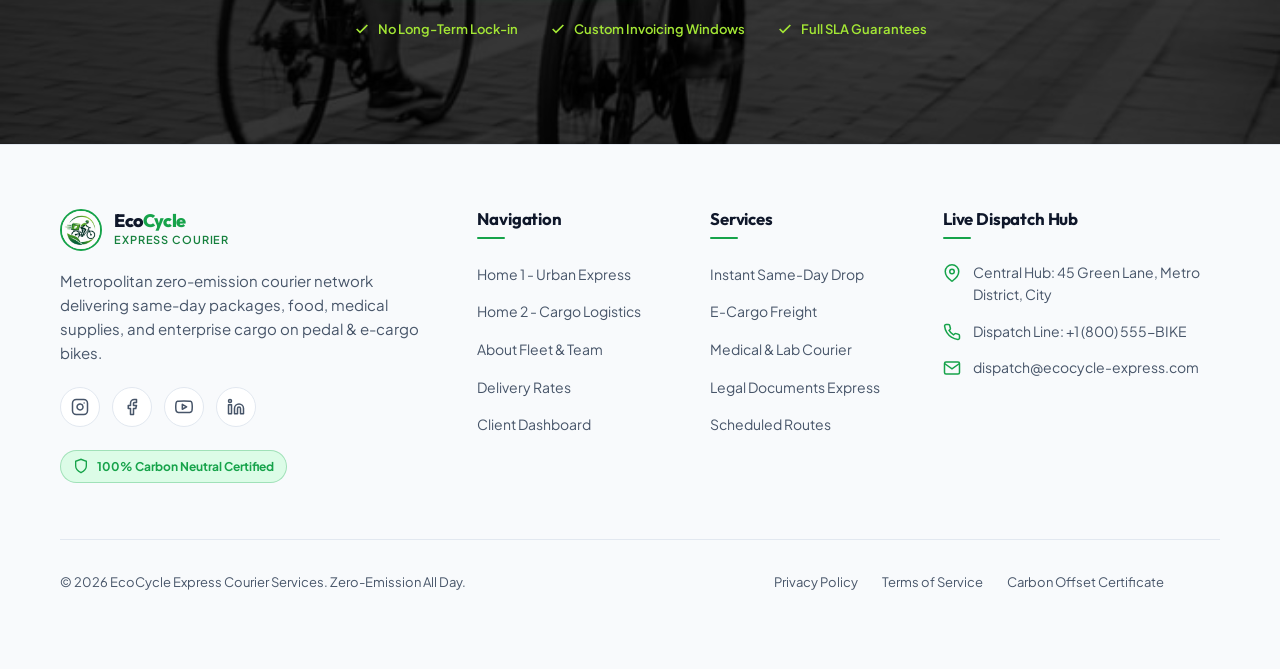
<file: pricing.html>
<!DOCTYPE html>
<html lang="en" dir="ltr" data-theme="dark">

<head>
  <meta charset="UTF-8">
  <meta name="viewport" content="width=device-width, initial-scale=1.0">
  <meta http-equiv="X-UA-Compatible" content="ie=edge">
  <title>Transparent Delivery Pricing & Commercial Subscriptions | EcoCycle Express</title>
  <meta name="description"
    content="Predictable, zero-surge bicycle courier pricing. Estimate instant delivery rates, explore transparent commercial plans, and unlock enterprise micro-hub subscriptions.">
  <meta name="keywords"
    content="bicycle delivery pricing, courier rates, zero surge delivery, commercial courier plans, cargo bike rates, eco courier cost">

  <!-- Favicon -->
  <link rel="icon" type="image/png" href="assets/images/logo/logo.png">

  <!-- Stylesheets (Zero inline styles) -->
  <link rel="stylesheet" href="assets/css/style.css">
  <link rel="stylesheet" href="assets/css/responsive.css">
</head>

<body>

  <!-- ========================================================================
       1. BRANDED PRELOADER
       ======================================================================== -->
  <div id="preloader" role="status" aria-live="polite" aria-label="Loading page">
    <div class="preloader-spinner-wrap">
      <img src="assets/images/logo/logo.png" alt="EcoCycle Express Logo" class="preloader-logo-img" width="56"
        height="56">
      <div class="preloader-ring"></div>
    </div>
    <span class="preloader-text">Loading Rates...</span>
  </div>

  <!-- ========================================================================
       2. PRIMARY SITE HEADER (UNIFORM CONTAINER, 6 ITEMS, ACTIONS)
       ======================================================================== -->
  <header class="site-header" id="siteHeader">
    <div class="header-container">

      <!-- Brand Logo + Identity -->
      <a href="index.html" class="brand-identity" aria-label="EcoCycle Express Home">
        <img src="assets/images/logo/logo.png" alt="EcoCycle Express Emblem" class="brand-logo-img">
        <div class="brand-text-block">
          <span class="brand-title">Eco<span>Cycle</span></span>
          <span class="brand-subtitle">Express Courier</span>
        </div>
      </a>

      <!-- Desktop Navigation: Exactly 6 Primary Items -->
      <nav class="desktop-nav" aria-label="Main Navigation">
        <!-- 1. Home (Click-only Dropdown) -->
        <div class="nav-dropdown-wrapper">
          <button type="button" class="dropdown-trigger" id="homeDropdownBtn" aria-haspopup="true"
            aria-expanded="false">
            <span>Home</span>
            <svg class="dropdown-chevron" viewBox="0 0 24 24" fill="none" aria-hidden="true">
              <path d="M6 9l6 6 6-6" stroke-linecap="round" stroke-linejoin="round" />
            </svg>
          </button>
          <div class="dropdown-menu" id="homeDropdownMenu" role="menu" aria-labelledby="homeDropdownBtn">
            <a href="index.html" class="dropdown-item" role="menuitem">
              <span>Home 1 - Urban Zero-Emission</span>
              <span class="dropdown-tag">Express</span>
            </a>
            <a href="home-2.html" class="dropdown-item" role="menuitem">
              <span>Home 2 - Cargo & Logistics</span>
              <span class="dropdown-tag">Enterprise</span>
            </a>
          </div>
        </div>

        <!-- 2. About -->
        <a href="about.html" class="nav-link">About</a>

        <!-- 3. Services -->
        <a href="services.html" class="nav-link">Services</a>

        <!-- 4. Pricing (Current Page) -->
        <a href="pricing.html" class="nav-link active" aria-current="page">Pricing</a>

        <!-- 5. Contact -->
        <a href="contact.html" class="nav-link">Contact</a>

        <!-- 6. Dashboard -->
        <a href="dashboard.html" class="nav-link">Dashboard</a>
      </nav>

      <!-- Header Action Controls: RTL + Dark Mode + Login + Book Pickup CTA -->
      <div class="header-actions">
        <!-- RTL/LTR Toggle -->
        <button type="button" class="control-btn control-btn-rtl rtl-toggle-btn" aria-label="Toggle layout direction">
          RTL
        </button>

        <!-- Dark Mode Toggle -->
        <button type="button" class="control-btn theme-toggle-btn" aria-label="Toggle dark mode">
          <svg class="icon-moon" viewBox="0 0 24 24" aria-hidden="true">
            <path d="M21 12.79A9 9 0 1 1 11.21 3 7 7 0 0 0 21 12.79z" stroke-linecap="round" stroke-linejoin="round" />
          </svg>
          <svg class="icon-sun" viewBox="0 0 24 24" aria-hidden="true">
            <circle cx="12" cy="12" r="5" stroke-linecap="round" stroke-linejoin="round" />
            <path
              d="M12 1v2M12 21v2M4.22 4.22l1.42 1.42M18.36 18.36l1.42 1.42M1 12h2M21 12h2M4.22 19.78l1.42-1.42M18.36 5.64l1.42-1.42"
              stroke-linecap="round" stroke-linejoin="round" />
          </svg>
        </button>

        <!-- Login Portal Link -->
        <a href="login.html" class="btn-login" aria-label="Business Client Login Portal">
          <svg viewBox="0 0 24 24" fill="none" stroke="currentColor" stroke-width="2" class="w-3.5 h-3.5"
            aria-hidden="true">
            <path d="M15 3h4a2 2 0 0 1 2 2v14a2 2 0 0 1-2 2h-4M10 17l5-5-5-5M15 12H3" stroke-linecap="round"
              stroke-linejoin="round" />
          </svg>
          <span>Login</span>
        </a>

        <!-- Header Primary CTA Button -->
        <a href="dashboard.html" class="btn-header-cta" aria-label="Book Delivery Pickup">
          <svg viewBox="0 0 24 24" fill="none" stroke="currentColor" stroke-width="2.2" class="w-3.5 h-3.5"
            aria-hidden="true">
            <polyline points="13 2 3 14 12 14 11 22 21 10 12 10 13 2" />
          </svg>
          <span>Book Pickup</span>
        </a>

        <!-- Mobile Menu Toggle Button -->
        <button type="button" class="mobile-toggle-btn" aria-label="Open mobile menu" aria-expanded="false"
          aria-controls="mobileDrawer">
          <svg viewBox="0 0 24 24" fill="none" stroke="currentColor" stroke-width="2" stroke-linecap="round">
            <line x1="3" y1="12" x2="21" y2="12"></line>
            <line x1="3" y1="6" x2="21" y2="6"></line>
            <line x1="3" y1="18" x2="21" y2="18"></line>
          </svg>
        </button>
      </div>

    </div>
  </header>

  <!-- ========================================================================
       3. MOBILE MENU DRAWER (CLEAN, ACCESSIBLE, INTEGRATED)
       ======================================================================== -->
  <div class="mobile-menu-backdrop" id="mobileMenuBackdrop">
    <div class="mobile-drawer" id="mobileDrawer" role="dialog" aria-modal="true" aria-label="Mobile Navigation">

      <!-- Drawer Header with Brand + Close -->
      <div class="mobile-drawer-header">
        <a href="index.html" class="brand-identity">
          <img src="assets/images/logo/logo.png" alt="EcoCycle" class="brand-logo-img">
          <div class="brand-text-block">
            <span class="brand-title">Eco<span>Cycle</span></span>
            <span class="brand-subtitle">Express Courier</span>
          </div>
        </a>
        <button type="button" class="mobile-close-btn" aria-label="Close menu">
          <svg viewBox="0 0 24 24" fill="none" stroke="currentColor" stroke-width="2.2" stroke-linecap="round"
            stroke-linejoin="round" class="w-5 h-5">
            <line x1="18" y1="6" x2="6" y2="18"></line>
            <line x1="6" y1="6" x2="18" y2="18"></line>
          </svg>
        </button>
      </div>

      <!-- Controls Row: RTL & Dark Mode inside drawer -->
      <div class="mobile-controls-row">
        <span class="mobile-controls-label">Preferences</span>
        <div class="mobile-controls-btns">
          <button type="button" class="control-btn control-btn-rtl rtl-toggle-btn" aria-label="Toggle layout direction">
            RTL
          </button>
          <button type="button" class="control-btn theme-toggle-btn" aria-label="Toggle dark mode">
            <svg class="icon-moon" viewBox="0 0 24 24" aria-hidden="true">
              <path d="M21 12.79A9 9 0 1 1 11.21 3 7 7 0 0 0 21 12.79z" stroke-linecap="round"
                stroke-linejoin="round" />
            </svg>
            <svg class="icon-sun" viewBox="0 0 24 24" aria-hidden="true">
              <circle cx="12" cy="12" r="5" stroke-linecap="round" stroke-linejoin="round" />
              <path
                d="M12 1v2M12 21v2M4.22 4.22l1.42 1.42M18.36 18.36l1.42 1.42M1 12h2M21 12h2M4.22 19.78l1.42-1.42M18.36 5.64l1.42-1.42"
                stroke-linecap="round" stroke-linejoin="round" />
            </svg>
          </button>
        </div>
      </div>

      <!-- Mobile Navigation List -->
      <nav class="mobile-nav-list" aria-label="Mobile Directory">

        <!-- Accordion for Home 1 and Home 2 (Click Only) -->
        <div class="mobile-accordion-wrap">
          <button type="button" class="mobile-accordion-trigger" aria-expanded="false">
            <span>Home</span>
            <svg class="dropdown-chevron mobile-chevron" viewBox="0 0 24 24" fill="none" aria-hidden="true">
              <path d="M6 9l6 6 6-6" stroke-linecap="round" stroke-linejoin="round" />
            </svg>
          </button>
          <div class="mobile-accordion-content">
            <a href="index.html" class="mobile-sub-link">
              <span>Home 1 - Urban Zero-Emission</span>
            </a>
            <a href="home-2.html" class="mobile-sub-link">
              <span>Home 2 - Cargo & Enterprise</span>
            </a>
          </div>
        </div>

        <a href="about.html" class="mobile-nav-link">About</a>
        <a href="services.html" class="mobile-nav-link">Services</a>
        <a href="pricing.html" class="mobile-nav-link active">Pricing</a>
        <a href="contact.html" class="mobile-nav-link">Contact</a>
        <a href="dashboard.html" class="mobile-nav-link">Dashboard</a>
      </nav>

      <!-- Mobile Drawer Footer CTAs -->
      <div class="mobile-drawer-footer">
        <a href="dashboard.html" class="mobile-btn-cta" aria-label="Book Instant Pickup">
          <svg viewBox="0 0 24 24" fill="none" stroke="currentColor" stroke-width="2.2" class="w-4 h-4"
            aria-hidden="true">
            <polyline points="13 2 3 14 12 14 11 22 21 10 12 10 13 2" />
          </svg>
          <span>Book Instant Pickup</span>
        </a>
        <a href="login.html" class="mobile-btn-login" aria-label="Client Login Portal">
          <svg viewBox="0 0 24 24" fill="none" stroke="currentColor" stroke-width="2.2" class="w-4 h-4"
            aria-hidden="true">
            <path d="M15 3h4a2 2 0 0 1 2 2v14a2 2 0 0 1-2 2h-4M10 17l5-5-5-5M15 12H3" stroke-linecap="round"
              stroke-linejoin="round" />
          </svg>
          <span>Client Login Portal</span>
        </a>
      </div>

    </div>
  </div>

  <main id="main-content">

    <!-- ======================================================================
         SECTION 1: PRICING HERO & INTERACTIVE LIVE ESTIMATOR
         ====================================================================== -->
    <section class="pricing-hero-section" id="pricing-hero">
      <div class="pricing-hero-container">

        <div class="pricing-hero-content">
          <div class="section-eyebrow">
            <svg viewBox="0 0 24 24" fill="none" stroke="currentColor" stroke-width="2" aria-hidden="true">
              <rect x="2" y="4" width="20" height="16" rx="2"></rect>
              <line x1="2" y1="10" x2="22" y2="10"></line>
            </svg>
            <span>TRANSPARENT URBAN LOGISTICS</span>
          </div>

          <h1 class="pricing-hero-title">
            Predictable Rates. Zero Surge Fees.
          </h1>

          <p class="pricing-hero-desc">
            No congestion fees, no bad-weather surcharges, and no surprise mileage spikes. Straightforward per-delivery
            and high-volume corporate rates backed by verified clean carbon offsets.
          </p>

          <div class="cta-button-row">
            <a href="#rate-estimator" class="btn btn-primary btn-cta-primary">
              <span>Calculate Instant Rate</span>
              <svg viewBox="0 0 24 24" fill="none" stroke="currentColor" stroke-width="2" class="w-4 h-4"
                aria-hidden="true">
                <line x1="12" y1="5" x2="12" y2="19"></line>
                <polyline points="19 12 12 19 5 12"></polyline>
              </svg>
            </a>
            <a href="#pricing-plans" class="btn btn-secondary">
              <span>View Commercial Plans</span>
            </a>
          </div>

          <div class="cta-guarantees">
            <span class="cta-guarantee-item">
              <svg viewBox="0 0 24 24" fill="none" stroke="currentColor" stroke-width="2.5" class="w-4 h-4"
                aria-hidden="true">
                <polyline points="20 6 9 17 4 12"></polyline>
              </svg>
              <span>100% Flat Mileage Base</span>
            </span>
            <span class="cta-guarantee-item">
              <svg viewBox="0 0 24 24" fill="none" stroke="currentColor" stroke-width="2.5" class="w-4 h-4"
                aria-hidden="true">
                <polyline points="20 6 9 17 4 12"></polyline>
              </svg>
              <span>$5,000 Transit Insurance</span>
            </span>
          </div>
        </div>

      </div>
    </section>

    <!-- ======================================================================
         SECTION 1B: INTERACTIVE LIVE DELIVERY RATE ESTIMATOR
         ====================================================================== -->
    <section class="pricing-calculator-section" id="rate-estimator">
      <div class="pricing-calc-container">

        <!-- Centered Section Heading -->
        <div class="section-head-center">
          <div class="section-eyebrow">
            <svg viewBox="0 0 24 24" fill="none" stroke="currentColor" stroke-width="2" aria-hidden="true">
              <rect x="4" y="2" width="16" height="20" rx="2"></rect>
              <line x1="8" y1="6" x2="16" y2="6"></line>
              <line x1="16" y1="14" x2="16" y2="18"></line>
              <path d="M16 10h.01"></path>
              <path d="M12 10h.01"></path>
              <path d="M8 10h.01"></path>
              <path d="M12 14h.01"></path>
              <path d="M8 14h.01"></path>
              <path d="M12 18h.01"></path>
              <path d="M8 18h.01"></path>
            </svg>
            <span>TRANSPARENT PRICING TOOL</span>
          </div>
          <h2 class="section-title">Instant Delivery Rate Estimator</h2>
          <p class="section-subtitle">
            Calculate accurate point-to-point courier dispatch costs with zero hidden surge fees.
          </p>
        </div>

        <!-- Interactive Delivery Rate Estimator Card -->
        <div class="pricing-calc-card">
          <div class="pricing-calc-header">
            <h3 class="pricing-calc-title">Live Fare Calculator</h3>
            <span class="pricing-calc-badge">Live Calculator</span>
          </div>

          <!-- Distance Slider -->
          <div class="pricing-calc-field">
            <label for="pricingDistanceSlider" class="pricing-calc-label">
              <span>Transit Distance</span>
              <span class="pricing-calc-val-preview" id="pricingDistanceVal">5 Miles (8 km)</span>
            </label>
            <input type="range" min="1" max="20" value="5" step="1" class="pricing-slider" id="pricingDistanceSlider"
              aria-label="Delivery distance in miles">
          </div>

          <!-- Urgency Tiers -->
          <div class="pricing-calc-field">
            <span class="pricing-calc-label">Select Urgency Tier</span>
            <div class="pricing-tier-pills" role="radiogroup" aria-label="Dispatch Speed Tier">
              <button type="button" class="pricing-tier-pill" data-tier="standard" role="radio" aria-checked="false">
                Standard (90m)
              </button>
              <button type="button" class="pricing-tier-pill active" data-tier="rush" role="radio" aria-checked="true">
                Rush Sprint (45m)
              </button>
              <button type="button" class="pricing-tier-pill" data-tier="cargo" role="radio" aria-checked="false">
                Heavy E-Cargo
              </button>
            </div>
          </div>

          <!-- Live Output Box -->
          <div class="pricing-calc-result-box">
            <div>
              <span class="pricing-calc-result-unit">Estimated Fixed Rate</span>
              <div class="pricing-calc-result-price" id="pricingResultPrice">$20.50</div>
            </div>
            <a href="dashboard.html" class="btn btn-primary">
              <span>Dispatch Now</span>
            </a>
          </div>
        </div>
      </div>
    </section>

    <!-- ======================================================================
         SECTION 2: 3-TIER COMMERCIAL RATE PLANS (BALANCED 3-COL GRID)
         ====================================================================== -->
    <section class="pricing-plans-section" id="pricing-plans">
      <div class="pricing-plans-container">

        <div class="section-head-center">
          <div class="section-eyebrow">
            <svg viewBox="0 0 24 24" fill="none" stroke="currentColor" stroke-width="2" aria-hidden="true">
              <path d="M12 2v20M17 5H9.5a3.5 3.5 0 0 0 0 7h5a3.5 3.5 0 0 1 0 7H6"></path>
            </svg>
            <span>COMMERCIAL SUBSCRIPTIONS</span>
          </div>
          <h2 class="section-title">Transparent Tiered Plans</h2>
          <p class="section-subtitle">
            Engineered for boutique firms, growing medical practices, and enterprise retailers seeking zero-emission
            courier priority.
          </p>
        </div>

        <div class="pricing-plans-grid">

          <!-- Plan 1: On-Demand Starter -->
          <article class="pricing-plan-card">
            <div class="pricing-plan-img-wrap">
              <img src="assets/images/pricing/p22.jpg" alt="Agile bicycle courier ready for on-demand dispatch"
                loading="lazy" width="400" height="180">
            </div>
            <div class="pricing-plan-body">
              <div class="pricing-plan-top">
                <span class="pricing-plan-badge">Pay As You Go</span>
                <h3 class="pricing-plan-title">On-Demand Starter</h3>
                <p class="pricing-plan-desc">
                  Ideal for law offices, design studios, and occasional rush documents requiring sub-45 minute dispatch.
                </p>
                <div class="pricing-plan-price-row">
                  <span class="pricing-plan-price">$8.50</span>
                  <span class="pricing-plan-period">/ base + $1.20/mi</span>
                </div>
                <ul class="pricing-plan-features">
                  <li class="pricing-plan-feature-item">
                    <svg viewBox="0 0 24 24" fill="none" aria-hidden="true">
                      <polyline points="20 6 9 17 4 12"></polyline>
                    </svg>
                    <span>Instant Booking via Web Portal</span>
                  </li>
                  <li class="pricing-plan-feature-item">
                    <svg viewBox="0 0 24 24" fill="none" aria-hidden="true">
                      <polyline points="20 6 9 17 4 12"></polyline>
                    </svg>
                    <span>Up to 12 kg Messenger Payload</span>
                  </li>
                  <li class="pricing-plan-feature-item">
                    <svg viewBox="0 0 24 24" fill="none" aria-hidden="true">
                      <polyline points="20 6 9 17 4 12"></polyline>
                    </svg>
                    <span>Real-Time GPS Tracking Link</span>
                  </li>
                  <li class="pricing-plan-feature-item">
                    <svg viewBox="0 0 24 24" fill="none" aria-hidden="true">
                      <polyline points="20 6 9 17 4 12"></polyline>
                    </svg>
                    <span>Standard Proof of Delivery Photo</span>
                  </li>
                </ul>
              </div>
              <a href="dashboard.html" class="btn btn-secondary w-full">
                <span>Start Free Account</span>
              </a>
            </div>
          </article>

          <!-- Plan 2: Commercial Growth (Featured) -->
          <article class="pricing-plan-card featured">
            <span class="pricing-popular-badge">Most Popular</span>
            <div class="pricing-plan-img-wrap">
              <img src="assets/images/pricing/p23.jpg" alt="High speed electric cargo courier navigating city center"
                loading="lazy" width="400" height="180">
            </div>
            <div class="pricing-plan-body">
              <div class="pricing-plan-top">
                <span class="pricing-plan-badge">High Frequency</span>
                <h3 class="pricing-plan-title">Commercial Growth</h3>
                <p class="pricing-plan-desc">
                  Tailored for catering businesses, medical clinics, and daily e-commerce dispatches with volume
                  discounts.
                </p>
                <div class="pricing-plan-price-row">
                  <span class="pricing-plan-price">$490</span>
                  <span class="pricing-plan-period">/ month (50 Drops Included)</span>
                </div>
                <ul class="pricing-plan-features">
                  <li class="pricing-plan-feature-item">
                    <svg viewBox="0 0 24 24" fill="none" aria-hidden="true">
                      <polyline points="20 6 9 17 4 12"></polyline>
                    </svg>
                    <span>Priority Dispatch Queueing</span>
                  </li>
                  <li class="pricing-plan-feature-item">
                    <svg viewBox="0 0 24 24" fill="none" aria-hidden="true">
                      <polyline points="20 6 9 17 4 12"></polyline>
                    </svg>
                    <span>Cold-Chain & Cargo Bag Access</span>
                  </li>
                  <li class="pricing-plan-feature-item">
                    <svg viewBox="0 0 24 24" fill="none" aria-hidden="true">
                      <polyline points="20 6 9 17 4 12"></polyline>
                    </svg>
                    <span>Full RESTful Dispatch API</span>
                  </li>
                  <li class="pricing-plan-feature-item">
                    <svg viewBox="0 0 24 24" fill="none" aria-hidden="true">
                      <polyline points="20 6 9 17 4 12"></polyline>
                    </svg>
                    <span>Monthly Consolidated Invoicing</span>
                  </li>
                  <li class="pricing-plan-feature-item">
                    <svg viewBox="0 0 24 24" fill="none" aria-hidden="true">
                      <polyline points="20 6 9 17 4 12"></polyline>
                    </svg>
                    <span>Quarterly Certified ESG Ledger</span>
                  </li>
                </ul>
              </div>
              <a href="login.html" class="btn btn-primary w-full">
                <span>Subscribe Growth Plan</span>
              </a>
            </div>
          </article>

          <!-- Plan 3: Enterprise Dedicated Fleet -->
          <article class="pricing-plan-card">
            <div class="pricing-plan-img-wrap">
              <img src="assets/images/pricing/p24.jpg" alt="Commercial cargo fleet parked at logistics hub"
                loading="lazy" width="400" height="180">
            </div>
            <div class="pricing-plan-body">
              <div class="pricing-plan-top">
                <span class="pricing-plan-badge">Full Hub Outsourcing</span>
                <h3 class="pricing-plan-title">Dedicated Fleet</h3>
                <p class="pricing-plan-desc">
                  Exclusive riders, branded cargo panniers, and custom distribution routes for major retail networks.
                </p>
                <div class="pricing-plan-price-row">
                  <span class="pricing-plan-price">$1,850</span>
                  <span class="pricing-plan-period">/ month / dedicated rider</span>
                </div>
                <ul class="pricing-plan-features">
                  <li class="pricing-plan-feature-item">
                    <svg viewBox="0 0 24 24" fill="none" aria-hidden="true">
                      <polyline points="20 6 9 17 4 12"></polyline>
                    </svg>
                    <span>Dedicated Full-Day Bicycle Courier</span>
                  </li>
                  <li class="pricing-plan-feature-item">
                    <svg viewBox="0 0 24 24" fill="none" aria-hidden="true">
                      <polyline points="20 6 9 17 4 12"></polyline>
                    </svg>
                    <span>Heavy 250 kg E-Cargo Trike Access</span>
                  </li>
                  <li class="pricing-plan-feature-item">
                    <svg viewBox="0 0 24 24" fill="none" aria-hidden="true">
                      <polyline points="20 6 9 17 4 12"></polyline>
                    </svg>
                    <span>Custom Co-Branded Uniforms</span>
                  </li>
                  <li class="pricing-plan-feature-item">
                    <svg viewBox="0 0 24 24" fill="none" aria-hidden="true">
                      <polyline points="20 6 9 17 4 12"></polyline>
                    </svg>
                    <span>Dedicated Dispatch Manager</span>
                  </li>
                  <li class="pricing-plan-feature-item">
                    <svg viewBox="0 0 24 24" fill="none" aria-hidden="true">
                      <polyline points="20 6 9 17 4 12"></polyline>
                    </svg>
                    <span>Custom Webhook Integrations</span>
                  </li>
                </ul>
              </div>
              <a href="contact.html" class="btn btn-secondary w-full">
                <span>Contact Enterprise Sales</span>
              </a>
            </div>
          </article>

        </div>
      </div>
    </section>

    <!-- ======================================================================
         SECTION 3: ENTERPRISE DEDICATED HUB SUBSCRIPTION
         ====================================================================== -->
    <section class="pricing-hub-section" id="enterprise-fleet">
      <div class="pricing-hub-container">

        <!-- Simple Centered Header -->
        <div class="section-head-center">
          <div class="section-eyebrow">
            <svg viewBox="0 0 24 24" fill="none" stroke="currentColor" stroke-width="2" aria-hidden="true">
              <path
                d="M21 16V8a2 2 0 0 0-1-1.73l-7-4a2 2 0 0 0-2 0l-7 4A2 2 0 0 0 3 8v8a2 2 0 0 0 1 1.73l7 4a2 2 0 0 0 2 0l7-4A2 2 0 0 0 21 16z">
              </path>
              <polyline points="3.27 6.96 12 12.01 20.73 6.96"></polyline>
              <line x1="12" y1="22.08" x2="12" y2="12"></line>
            </svg>
            <span>MICRO-HUB LOGISTICS</span>
          </div>
          <h2 class="section-title">Custom High-Volume Fulfillment</h2>
          <p class="section-subtitle">
            Consolidated downtown cargo bike relay hubs lowering fulfillment costs by 32% with zero urban emissions.
          </p>
        </div>

        <!-- Clean Micro-Hub Image Display -->
        <div class="pricing-hub-media">
          <img src="assets/images/sections/pipeline-micro-hub.jpg"
            alt="Urban cargo bicycle micro-hub cross-dock distribution operations" loading="lazy" width="1240"
            height="520">
        </div>

        <!-- Enterprise 4-Feature Cards Row -->
        <div class="pricing-hub-cards">

          <div class="pricing-hub-card">
            <div class="pricing-hub-card-header">
              <div class="pricing-hub-card-icon">
                <svg viewBox="0 0 24 24" fill="none" stroke="currentColor" stroke-width="2" aria-hidden="true">
                  <polyline points="22 12 18 12 15 21 9 3 6 12 2 12"></polyline>
                </svg>
              </div>
              <span class="pricing-hub-card-tag">Dynamic Clustering</span>
            </div>
            <h3 class="pricing-hub-card-title">Route Optimization</h3>
            <p class="pricing-hub-card-desc">AI algorithmic clustering batches urban parcel drops to cut transit times and fuel consumption.</p>
          </div>

          <div class="pricing-hub-card">
            <div class="pricing-hub-card-header">
              <div class="pricing-hub-card-icon">
                <svg viewBox="0 0 24 24" fill="none" stroke="currentColor" stroke-width="2" aria-hidden="true">
                  <polyline points="16 18 22 12 16 6"></polyline>
                  <polyline points="8 6 2 12 8 18"></polyline>
                </svg>
              </div>
              <span class="pricing-hub-card-tag">Direct POS & ERP Sync</span>
            </div>
            <h3 class="pricing-hub-card-title">API Webhooks</h3>
            <p class="pricing-hub-card-desc">Real-time webhook notifications and direct REST APIs for seamless Shopify, WooCommerce, and ERP integrations.</p>
          </div>

          <div class="pricing-hub-card">
            <div class="pricing-hub-card-header">
              <div class="pricing-hub-card-icon">
                <svg viewBox="0 0 24 24" fill="none" stroke="currentColor" stroke-width="2" aria-hidden="true">
                  <path d="M12 22s8-4 8-10V5l-8-3-8 3v7c0 6 8 10 8 10z"></path>
                </svg>
              </div>
              <span class="pricing-hub-card-tag">100% Refund Credit</span>
            </div>
            <h3 class="pricing-hub-card-title">Guaranteed SLA</h3>
            <p class="pricing-hub-card-desc">Sub-30-minute rapid downtown deliveries backed by automated instant SLA credits on any late arrival.</p>
          </div>

          <div class="pricing-hub-card">
            <div class="pricing-hub-card-header">
              <div class="pricing-hub-card-icon">
                <svg viewBox="0 0 24 24" fill="none" stroke="currentColor" stroke-width="2" aria-hidden="true">
                  <circle cx="12" cy="12" r="10"></circle>
                  <path d="M12 2a14.5 14.5 0 0 0 0 20 14.5 14.5 0 0 0 0-20"></path>
                  <path d="M2 12h20"></path>
                </svg>
              </div>
              <span class="pricing-hub-card-tag">Audited Scope 3 ESG</span>
            </div>
            <h3 class="pricing-hub-card-title">Carbon Offsets</h3>
            <p class="pricing-hub-card-desc">Verified zero-tailpipe courier routes with downloadable certified Scope 3 ESG environmental impact reports.</p>
          </div>

        </div>

      </div>
    </section>

    <!-- ======================================================================
         SECTION 4: SURCHARGE-FREE TRANSPARENT COST LEDGER (EVEN 4-COL GRID)
         ====================================================================== -->
    <section class="pricing-fees-section" id="transparent-fees">
      <div class="pricing-fees-container">

        <div class="section-head-center">
          <div class="section-eyebrow">
            <svg viewBox="0 0 24 24" fill="none" stroke="currentColor" stroke-width="2" aria-hidden="true">
              <path d="M12 22s8-4 8-10V5l-8-3-8 3v7c0 6 8 10 8 10z"></path>
            </svg>
            <span>OUR PRICING PLEDGE</span>
          </div>
          <h2 class="section-title">Zero Hidden Fees. Guaranteed.</h2>
          <p class="section-subtitle">
            Traditional couriers inflate invoices with fuel surcharges and rush penalties. Here is what you never pay
            with EcoCycle.
          </p>
        </div>

        <div class="pricing-fees-grid">

          <article class="pricing-fee-card">
            <div>
              <div class="pricing-fee-icon">
                <svg viewBox="0 0 24 24" fill="none" aria-hidden="true">
                  <circle cx="12" cy="12" r="10"></circle>
                  <line x1="4.93" y1="4.93" x2="19.07" y2="19.07"></line>
                </svg>
              </div>
              <h3 class="pricing-fee-title">No Surge Pricing</h3>
              <p class="pricing-fee-desc">
                Rain, rush hour, or transit strikes never inflate your delivery fee. Rates stay completely fixed 365
                days a year.
              </p>
            </div>
            <div class="pricing-fee-meta">
              <span class="pricing-fee-meta-key">Surge Fee</span>
              <span class="pricing-fee-meta-val">$0.00 Fixed</span>
            </div>
          </article>

          <article class="pricing-fee-card">
            <div>
              <div class="pricing-fee-icon">
                <svg viewBox="0 0 24 24" fill="none" aria-hidden="true">
                  <path d="M14 2H6a2 2 0 0 0-2 2v16a2 2 0 0 0 2 2h12a2 2 0 0 0 2-2V8z"></path>
                  <polyline points="14 2 14 8 20 8"></polyline>
                </svg>
              </div>
              <h3 class="pricing-fee-title">Zero Congestion Fees</h3>
              <p class="pricing-fee-desc">
                Bicycles and e-cargo bikes bypass all municipal ultra-low emission zone fees and parking citation
                chargebacks.
              </p>
            </div>
            <div class="pricing-fee-meta">
              <span class="pricing-fee-meta-key">Zone Penalties</span>
              <span class="pricing-fee-meta-val">$0.00 Exempt</span>
            </div>
          </article>

          <article class="pricing-fee-card">
            <div>
              <div class="pricing-fee-icon">
                <svg viewBox="0 0 24 24" fill="none" aria-hidden="true">
                  <path d="M12 22s8-4 8-10V5l-8-3-8 3v7c0 6 8 10 8 10z"></path>
                </svg>
              </div>
              <h3 class="pricing-fee-title">Complimentary Insurance</h3>
              <p class="pricing-fee-desc">
                Every shipment is protected by automatic $5,000 transit liability coverage with simplified
                zero-deductible claims.
              </p>
            </div>
            <div class="pricing-fee-meta">
              <span class="pricing-fee-meta-key">Coverage</span>
              <span class="pricing-fee-meta-val">$5,000 Included</span>
            </div>
          </article>

          <article class="pricing-fee-card">
            <div>
              <div class="pricing-fee-icon">
                <svg viewBox="0 0 24 24" fill="none" aria-hidden="true">
                  <polyline points="22 12 18 12 15 21 9 3 6 12 2 12"></polyline>
                </svg>
              </div>
              <h3 class="pricing-fee-title">Free Developer API</h3>
              <p class="pricing-fee-desc">
                Integrate live quotes, automatic order dispatch, and webhook status pings into your storefront without
                software licensing costs.
              </p>
            </div>
            <div class="pricing-fee-meta">
              <span class="pricing-fee-meta-key">API Setup</span>
              <span class="pricing-fee-meta-val">Unlimited Free</span>
            </div>
          </article>

        </div>
      </div>
    </section>

    <!-- ======================================================================
         SECTION 5: FINAL PRICING ACTION BANNER (MANDATORY CTA SECTION)
         ====================================================================== -->
    <section class="pricing-cta-section" id="pricing-cta">
      <img src="assets/images/pricing/p25.jpg" alt="Night skyline of city business district" class="pricing-cta-bg"
        loading="lazy" width="1600" height="800">

      <div class="pricing-cta-container">

        <div class="section-eyebrow section-eyebrow-cta">
          <svg viewBox="0 0 24 24" fill="none" stroke="currentColor" stroke-width="2" aria-hidden="true">
            <polyline points="13 2 3 14 12 14 11 22 21 10 12 10 13 2"></polyline>
          </svg>
          <span>ELEVATE YOUR BUSINESS LOGISTICS</span>
        </div>

        <h2 class="cta-title">Custom Volume Rates For High-Frequency Dispatches</h2>

        <p class="cta-subtitle">
          Whether you need 20 drops a week or 200 drops a day, our team designs custom zero-emission commercial rate
          contracts tailored to your margins.
        </p>

        <div class="cta-button-row">
          <a href="contact.html" class="btn btn-primary btn-cta-primary">
            <span>Talk to Enterprise Sales</span>
            <svg viewBox="0 0 24 24" fill="none" stroke="currentColor" stroke-width="2" class="w-4 h-4"
              aria-hidden="true">
              <line x1="5" y1="12" x2="19" y2="12"></line>
              <polyline points="12 5 19 12 12 19"></polyline>
            </svg>
          </a>
          <a href="dashboard.html" class="btn btn-secondary btn-cta-outline">
            <span>Open Free Client Portal</span>
          </a>
        </div>

        <div class="cta-guarantees">
          <span class="cta-guarantee-item">
            <svg viewBox="0 0 24 24" fill="none" stroke="currentColor" stroke-width="2.5" class="w-4 h-4"
              aria-hidden="true">
              <polyline points="20 6 9 17 4 12"></polyline>
            </svg>
            <span>No Long-Term Lock-in</span>
          </span>
          <span class="cta-guarantee-item">
            <svg viewBox="0 0 24 24" fill="none" stroke="currentColor" stroke-width="2.5" class="w-4 h-4"
              aria-hidden="true">
              <polyline points="20 6 9 17 4 12"></polyline>
            </svg>
            <span>Custom Invoicing Windows</span>
          </span>
          <span class="cta-guarantee-item">
            <svg viewBox="0 0 24 24" fill="none" stroke="currentColor" stroke-width="2.5" class="w-4 h-4"
              aria-hidden="true">
              <polyline points="20 6 9 17 4 12"></polyline>
            </svg>
            <span>Full SLA Guarantees</span>
          </span>
        </div>

      </div>
    </section>

  </main>

  <!-- ========================================================================
       4. GLOBAL SITE FOOTER (UNIFORM CONTAINER, 4 COLUMNS & SOCIAL LINKS)
       ======================================================================== -->
  <footer class="site-footer" id="siteFooter">
    <div class="footer-container">

      <div class="footer-grid">
        <!-- Brand & Mission Column -->
        <div class="footer-brand-col">
          <a href="index.html" class="brand-identity">
            <img src="assets/images/logo/logo.png" alt="EcoCycle" class="brand-logo-img">
            <div class="brand-text-block">
              <span class="brand-title">Eco<span>Cycle</span></span>
              <span class="brand-subtitle">Express Courier</span>
            </div>
          </a>
          <p class="footer-brand-desc">
            Metropolitan zero-emission courier network delivering same-day packages, food, medical supplies, and
            enterprise cargo on pedal & e-cargo bikes.
          </p>
          <div class="footer-social-links">
            <a href="#" class="footer-social-btn" aria-label="EcoCycle on Instagram">
              <svg viewBox="0 0 24 24" fill="none" stroke="currentColor" stroke-width="2" stroke-linecap="round" stroke-linejoin="round" aria-hidden="true">
                <rect x="2" y="2" width="20" height="20" rx="5" ry="5"></rect>
                <path d="M16 11.37A4 4 0 1 1 12.63 8 4 4 0 0 1 16 11.37z"></path>
                <line x1="17.5" y1="6.5" x2="17.51" y2="6.5"></line>
              </svg>
            </a>
            <a href="#" class="footer-social-btn" aria-label="EcoCycle on Facebook">
              <svg viewBox="0 0 24 24" fill="none" stroke="currentColor" stroke-width="2" stroke-linecap="round" stroke-linejoin="round" aria-hidden="true">
                <path d="M18 2h-3a5 5 0 0 0-5 5v3H7v4h3v8h4v-8h3l1-4h-4V7a1 1 0 0 1 1-1h3z"></path>
              </svg>
            </a>
            <a href="#" class="footer-social-btn" aria-label="EcoCycle on YouTube">
              <svg viewBox="0 0 24 24" fill="none" stroke="currentColor" stroke-width="2" stroke-linecap="round" stroke-linejoin="round" aria-hidden="true">
                <path d="M22.54 6.42a2.78 2.78 0 0 0-1.94-2C18.88 4 12 4 12 4s-6.88 0-8.6.46a2.78 2.78 0 0 0-1.94 2A29 29 0 0 0 1 11.75a29 29 0 0 0 .46 5.33A2.78 2.78 0 0 0 3.4 19c1.72.46 8.6.46 8.6.46s6.88 0 8.6-.46a2.78 2.78 0 0 0 1.94-2 29 29 0 0 0 .46-5.25 29 29 0 0 0-.46-5.33z"></path>
                <polygon points="9.75 15.02 15.5 11.75 9.75 8.48 9.75 15.02"></polygon>
              </svg>
            </a>
            <a href="#" class="footer-social-btn" aria-label="EcoCycle on LinkedIn">
              <svg viewBox="0 0 24 24" fill="none" stroke="currentColor" stroke-width="2" stroke-linecap="round" stroke-linejoin="round" aria-hidden="true">
                <path d="M16 8a6 6 0 0 1 6 6v7h-4v-7a2 2 0 0 0-2-2 2 2 0 0 0-2 2v7h-4v-7a6 6 0 0 1 6-6z"></path>
                <rect x="2" y="9" width="4" height="12"></rect>
                <circle cx="4" cy="4" r="2"></circle>
              </svg>
            </a>
          </div>
          <div class="footer-eco-badge">
            <svg class="w-4 h-4" viewBox="0 0 24 24" fill="none" stroke="currentColor" stroke-width="2">
              <path d="M12 22s8-4 8-10V5l-8-3-8 3v7c0 6 8 10 8 10z" />
            </svg>
            <span>100% Carbon Neutral Certified</span>
          </div>
        </div>

        <!-- Quick Links -->
        <div>
          <h3 class="footer-heading">Navigation</h3>
          <ul class="footer-links">
            <li><a href="index.html" class="footer-link">Home 1 - Urban Express</a></li>
            <li><a href="home-2.html" class="footer-link">Home 2 - Cargo Logistics</a></li>
            <li><a href="about.html" class="footer-link">About Fleet & Team</a></li>
            <li><a href="pricing.html" class="footer-link">Delivery Rates</a></li>
            <li><a href="dashboard.html" class="footer-link">Client Dashboard</a></li>
          </ul>
        </div>

        <!-- Services -->
        <div>
          <h3 class="footer-heading">Services</h3>
          <ul class="footer-links">
            <li><a href="services.html" class="footer-link">Instant Same-Day Drop</a></li>
            <li><a href="services.html" class="footer-link">E-Cargo Freight</a></li>
            <li><a href="services.html" class="footer-link">Medical & Lab Courier</a></li>
            <li><a href="services.html" class="footer-link">Legal Documents Express</a></li>
            <li><a href="services.html" class="footer-link">Scheduled Routes</a></li>
          </ul>
        </div>

        <!-- Contact & Dispatch -->
        <div>
          <h3 class="footer-heading">Live Dispatch Hub</h3>
          <ul class="footer-contact-list">
            <li class="footer-contact-item">
              <svg viewBox="0 0 24 24" fill="none">
                <path d="M21 10c0 7-9 13-9 13s-9-6-9-13a9 9 0 0 1 18 0z" />
                <circle cx="12" cy="10" r="3" />
              </svg>
              <span>Central Hub: 45 Green Lane, Metro District, City</span>
            </li>
            <li class="footer-contact-item">
              <svg viewBox="0 0 24 24" fill="none">
                <path
                  d="M22 16.92v3a2 2 0 0 1-2.18 2 19.79 19.79 0 0 1-8.63-3.07 19.5 19.5 0 0 1-6-6 19.79 19.79 0 0 1-3.07-8.67A2 2 0 0 1 4.11 2h3a2 2 0 0 1 2 1.72 12.84 12.84 0 0 0 .7 2.81 2 2 0 0 1-.45 2.11L8.09 9.91a16 16 0 0 0 6 6l1.27-1.27a2 2 0 0 1 2.11-.45 12.84 12.84 0 0 0 2.81.7A2 2 0 0 1 22 16.92z" />
              </svg>
              <span>Dispatch Line: +1 (800) 555-BIKE</span>
            </li>
            <li class="footer-contact-item">
              <svg viewBox="0 0 24 24" fill="none">
                <path d="M4 4h16c1.1 0 2 .9 2 2v12c0 1.1-.9 2-2 2H4c-1.1 0-2-.9-2-2V6c0-1.1.9-2 2-2z" />
                <polyline points="22,6 12,13 2,6" />
              </svg>
              <span>dispatch@ecocycle-express.com</span>
            </li>
          </ul>
        </div>

      </div>

      <!-- Footer Bottom -->
      <div class="footer-bottom">
        <p>&copy; 2026 EcoCycle Express Courier Services. Zero-Emission All Day.</p>
        <ul class="footer-bottom-links">
          <li><a href="contact.html" class="footer-bottom-link">Privacy Policy</a></li>
          <li><a href="contact.html" class="footer-bottom-link">Terms of Service</a></li>
          <li><a href="contact.html" class="footer-bottom-link">Carbon Offset Certificate</a></li>
        </ul>
      </div>

    </div>
  </footer>

  <!-- Scroll-to-Top Button -->
  <button type="button" class="scroll-top-btn" id="scrollTopBtn" aria-label="Scroll back to top">
    <svg viewBox="0 0 24 24" fill="none" stroke="currentColor" stroke-width="2.5" stroke-linecap="round"
      stroke-linejoin="round">
      <polyline points="18 15 12 9 6 15"></polyline>
    </svg>
  </button>

  <!-- External JavaScript (Zero inline scripts) -->
  <script src="assets/js/main.js"></script>
</body>

</html>
</file>
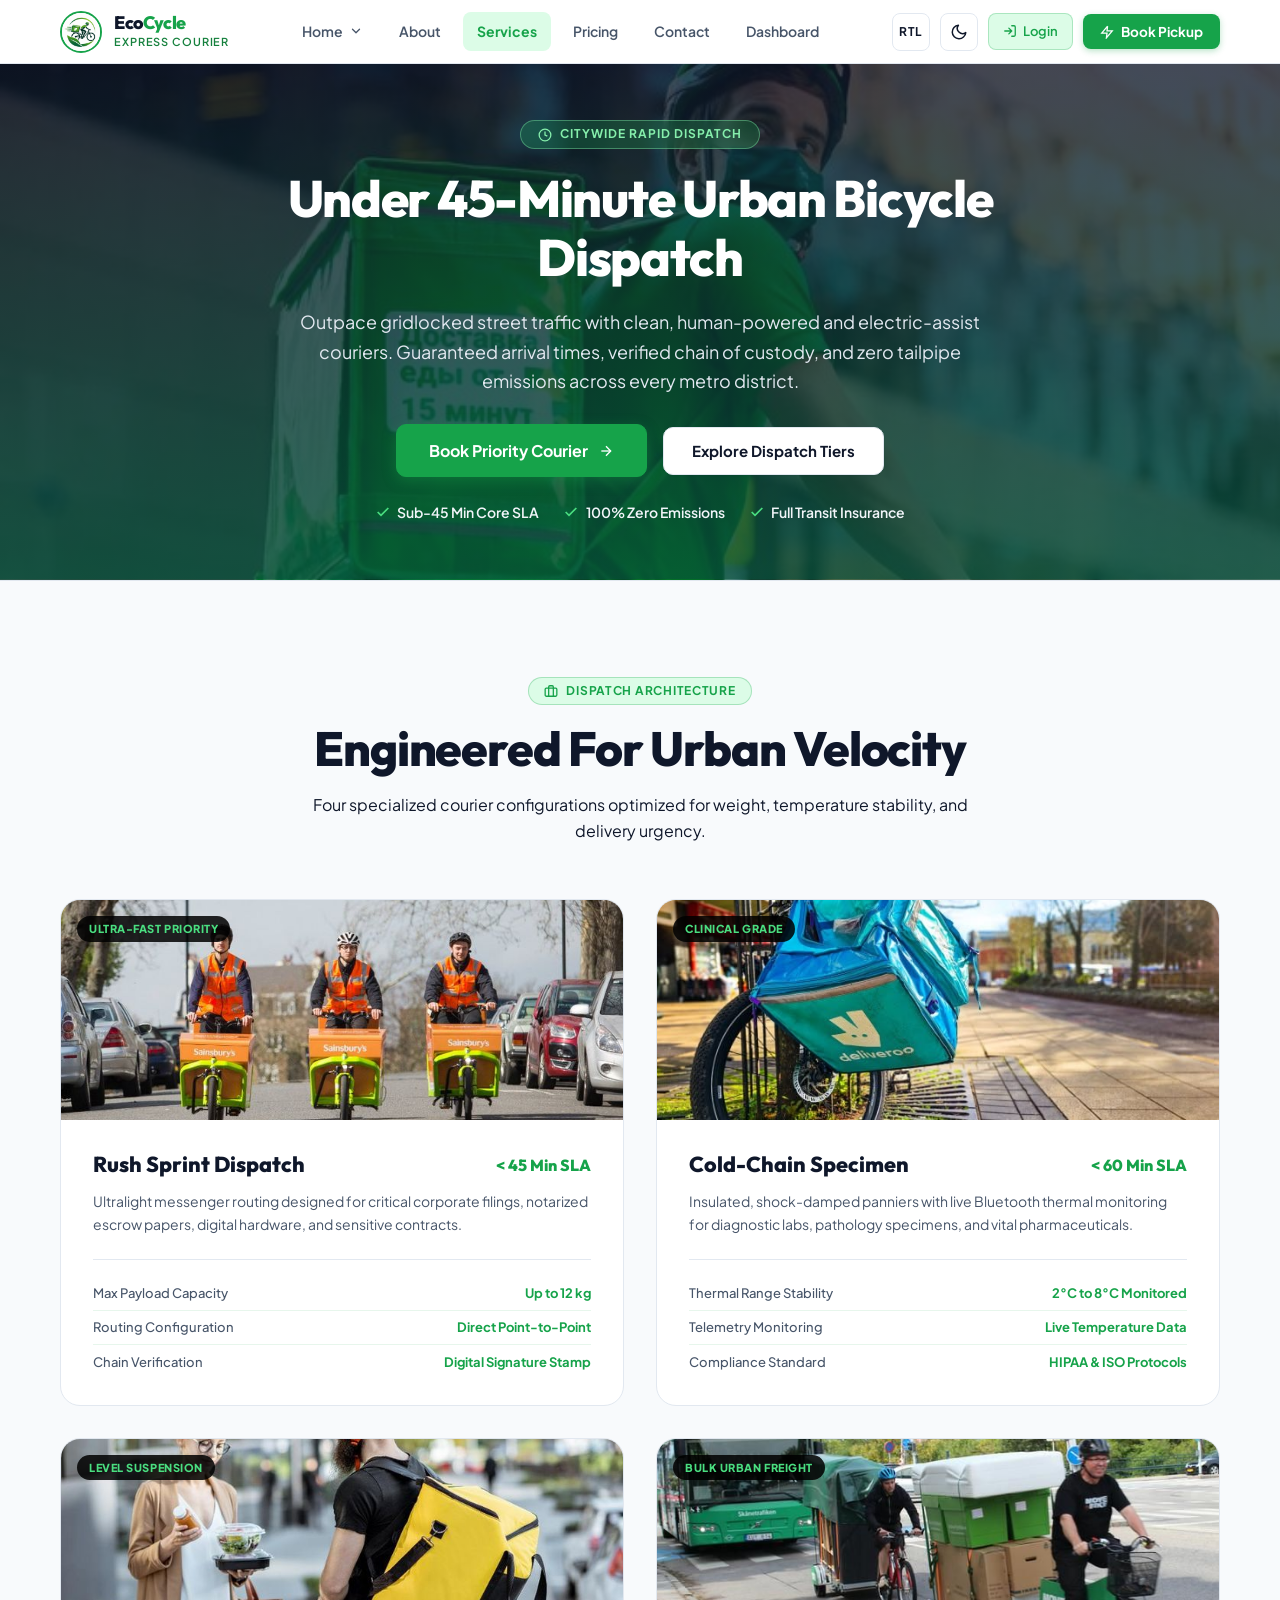
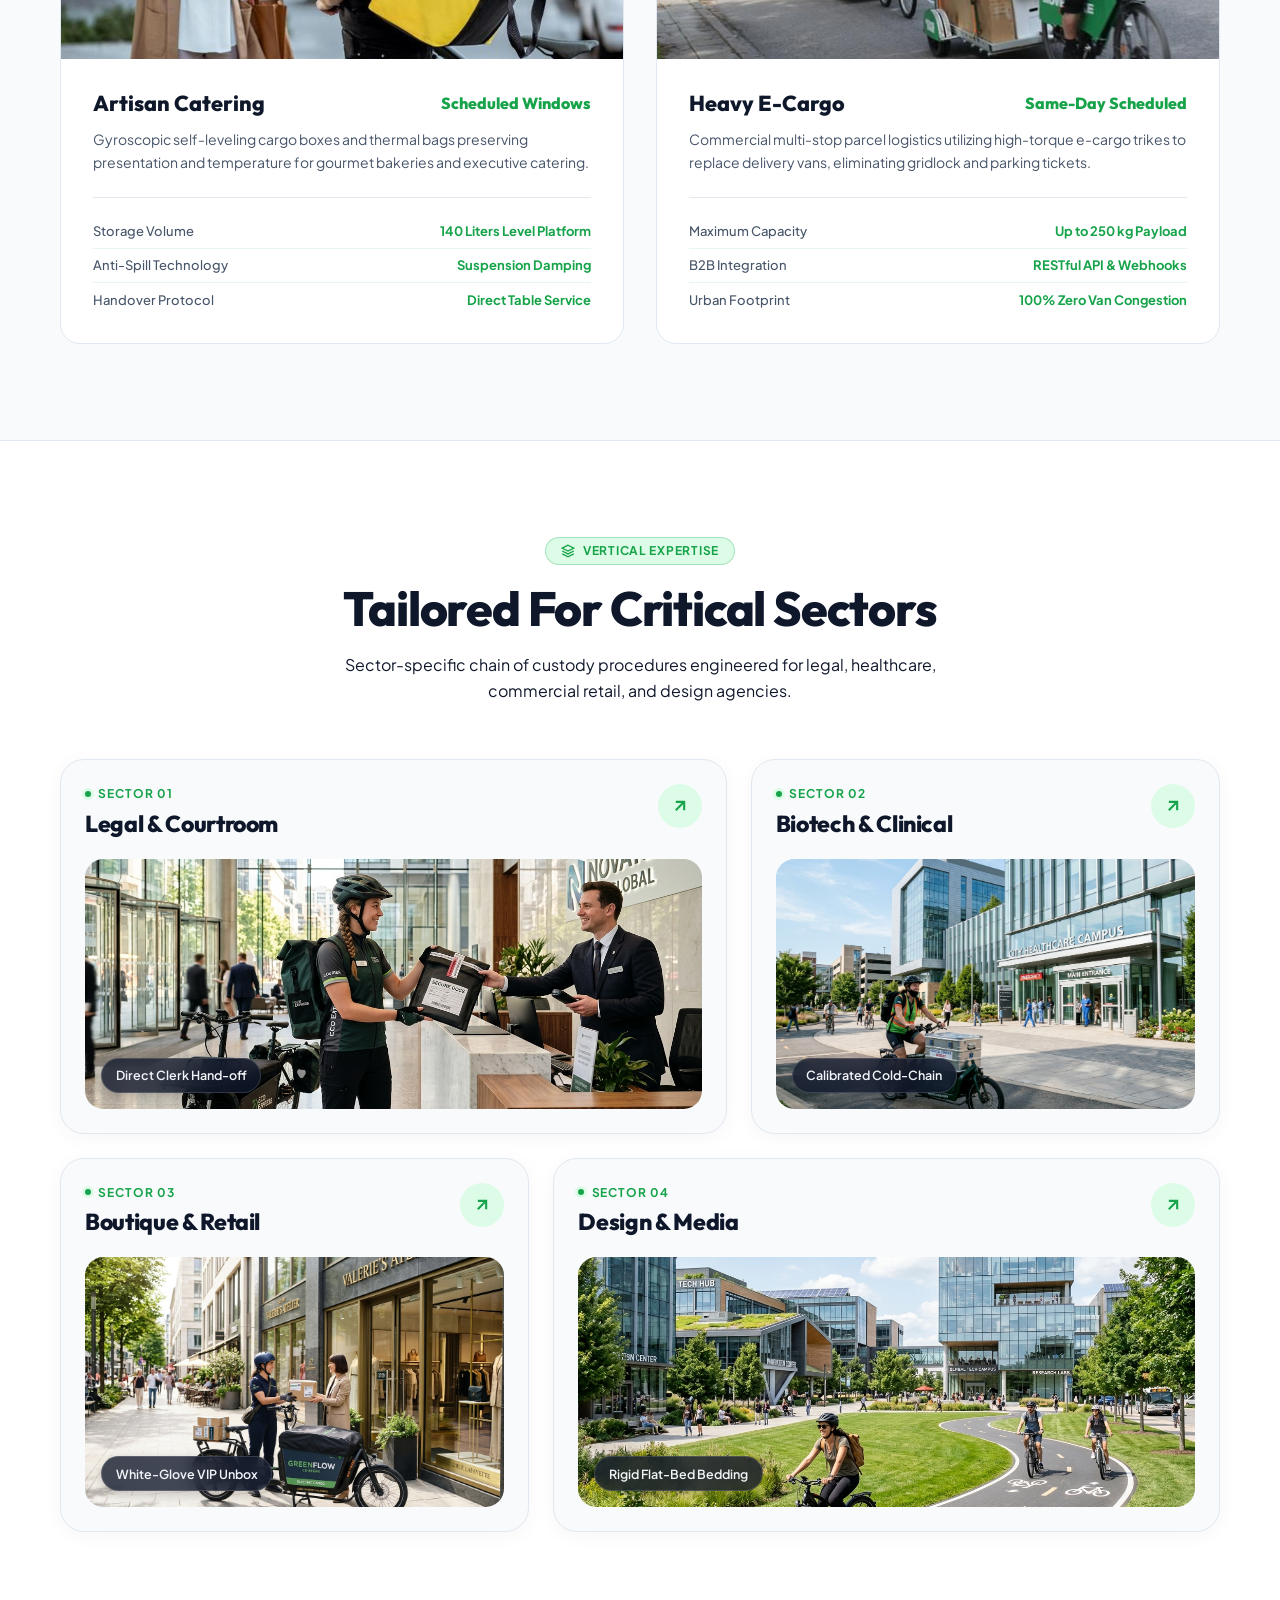
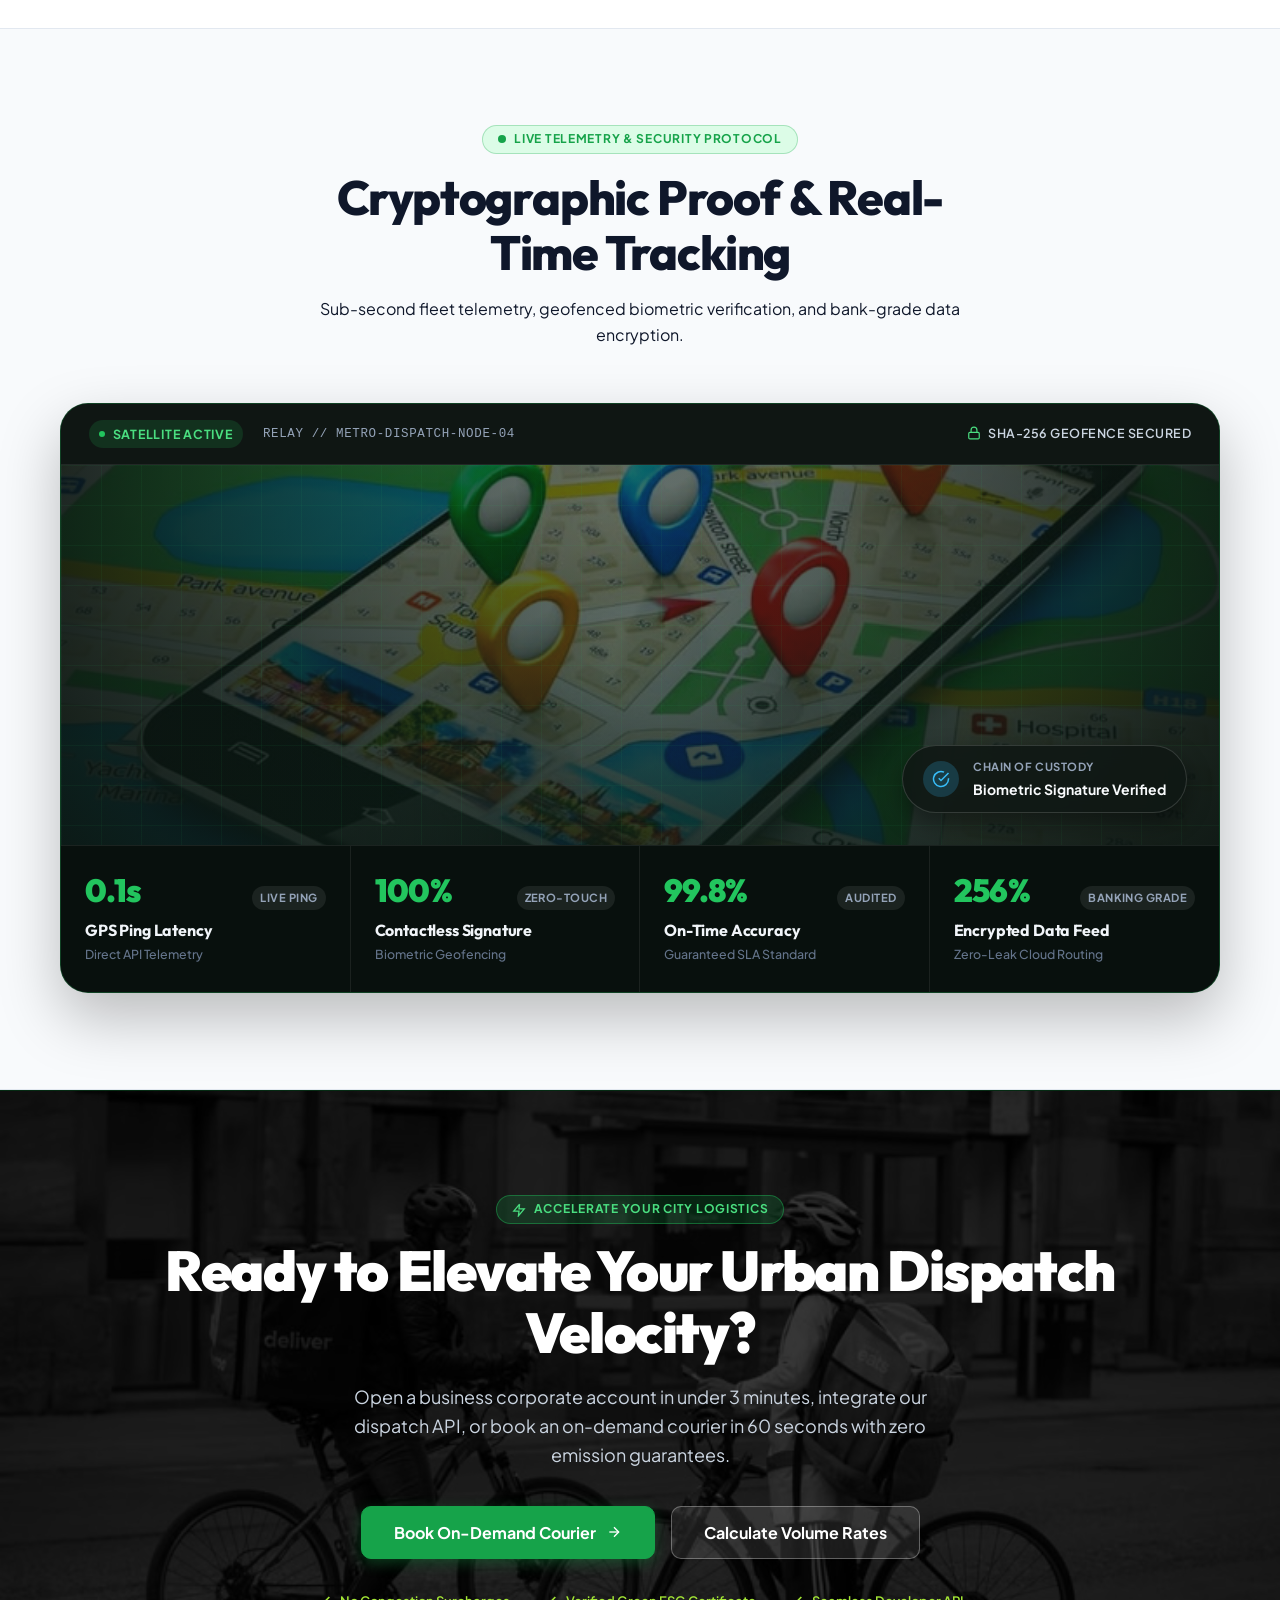
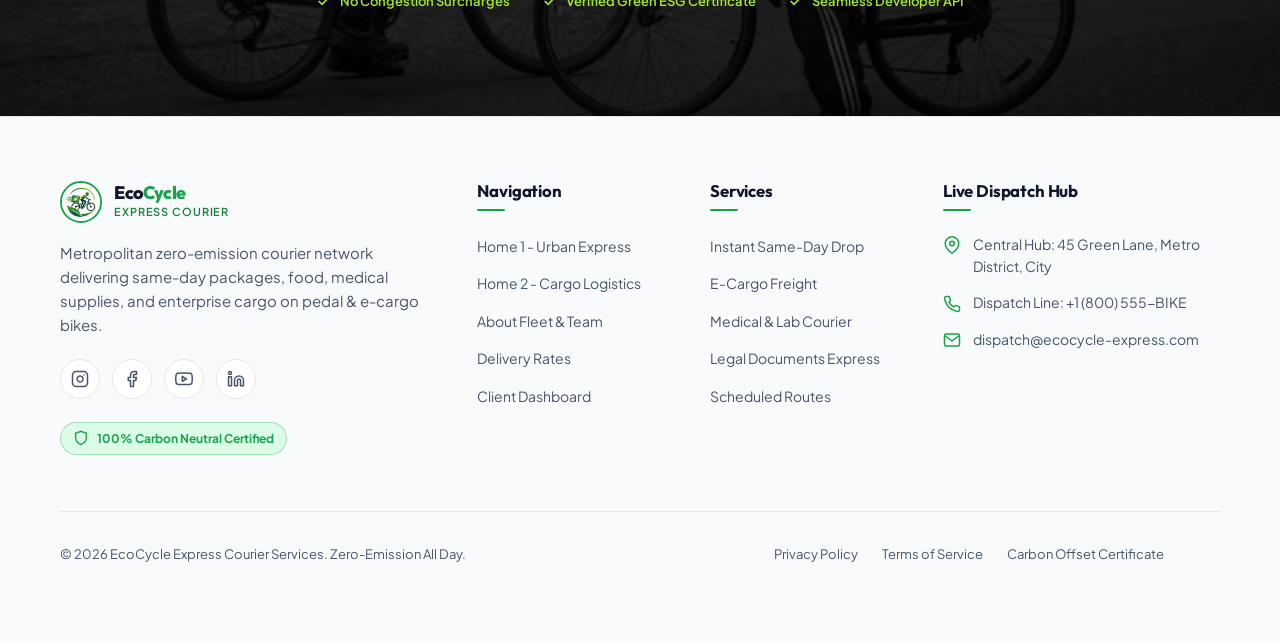
<file: services.html>
<!DOCTYPE html>
<html lang="en" dir="ltr" data-theme="dark">

<head>
  <meta charset="UTF-8">
  <meta name="viewport" content="width=device-width, initial-scale=1.0">
  <meta http-equiv="X-UA-Compatible" content="ie=edge">
  <title>Bicycle Courier Services & Dispatch Solutions | EcoCycle Express</title>
  <meta name="description"
    content="Discover rapid, zero-emission urban courier services by EcoCycle Express: Rush Sprint, Cold-Chain Specimen, Artisan Catering, and Heavy E-Cargo Freight.">
  <meta name="keywords"
    content="bicycle courier services, eco friendly delivery, same day courier, cargo bike delivery, rush legal dispatch, cold chain courier">

  <!-- Favicon -->
  <link rel="icon" type="image/png" href="assets/images/logo/logo.png">

  <!-- Stylesheets (Zero inline styles) -->
  <link rel="stylesheet" href="assets/css/style.css">
  <link rel="stylesheet" href="assets/css/responsive.css">
</head>

<body>

  <!-- ========================================================================
       1. BRANDED PRELOADER
       ======================================================================== -->
  <div id="preloader" role="status" aria-live="polite" aria-label="Loading page">
    <div class="preloader-spinner-wrap">
      <img src="assets/images/logo/logo.png" alt="EcoCycle Express Logo" class="preloader-logo-img" width="56"
        height="56">
      <div class="preloader-ring"></div>
    </div>
    <span class="preloader-text">Loading Services...</span>
  </div>

  <!-- ========================================================================
       2. PRIMARY SITE HEADER (UNIFORM CONTAINER, 6 ITEMS, ACTIONS)
       ======================================================================== -->
  <header class="site-header" id="siteHeader">
    <div class="header-container">

      <!-- Brand Logo + Identity -->
      <a href="index.html" class="brand-identity" aria-label="EcoCycle Express Home">
        <img src="assets/images/logo/logo.png" alt="EcoCycle Express Emblem" class="brand-logo-img">
        <div class="brand-text-block">
          <span class="brand-title">Eco<span>Cycle</span></span>
          <span class="brand-subtitle">Express Courier</span>
        </div>
      </a>

      <!-- Desktop Navigation: Exactly 6 Primary Items -->
      <nav class="desktop-nav" aria-label="Main Navigation">
        <!-- 1. Home (Click-only Dropdown) -->
        <div class="nav-dropdown-wrapper">
          <button type="button" class="dropdown-trigger" id="homeDropdownBtn" aria-haspopup="true"
            aria-expanded="false">
            <span>Home</span>
            <svg class="dropdown-chevron" viewBox="0 0 24 24" fill="none" aria-hidden="true">
              <path d="M6 9l6 6 6-6" stroke-linecap="round" stroke-linejoin="round" />
            </svg>
          </button>
          <div class="dropdown-menu" id="homeDropdownMenu" role="menu" aria-labelledby="homeDropdownBtn">
            <a href="index.html" class="dropdown-item" role="menuitem">
              <span>Home 1 - Urban Zero-Emission</span>
              <span class="dropdown-tag">Express</span>
            </a>
            <a href="home-2.html" class="dropdown-item" role="menuitem">
              <span>Home 2 - Cargo & Logistics</span>
              <span class="dropdown-tag">Enterprise</span>
            </a>
          </div>
        </div>

        <!-- 2. About -->
        <a href="about.html" class="nav-link">About</a>

        <!-- 3. Services (Current Page) -->
        <a href="services.html" class="nav-link active" aria-current="page">Services</a>

        <!-- 4. Pricing -->
        <a href="pricing.html" class="nav-link">Pricing</a>

        <!-- 5. Contact -->
        <a href="contact.html" class="nav-link">Contact</a>

        <!-- 6. Dashboard -->
        <a href="dashboard.html" class="nav-link">Dashboard</a>
      </nav>

      <!-- Header Action Controls: RTL + Dark Mode + Login + Book Pickup CTA -->
      <div class="header-actions">
        <!-- RTL/LTR Toggle -->
        <button type="button" class="control-btn control-btn-rtl rtl-toggle-btn" aria-label="Toggle layout direction">
          RTL
        </button>

        <!-- Dark Mode Toggle -->
        <button type="button" class="control-btn theme-toggle-btn" aria-label="Toggle dark mode">
          <svg class="icon-moon" viewBox="0 0 24 24" aria-hidden="true">
            <path d="M21 12.79A9 9 0 1 1 11.21 3 7 7 0 0 0 21 12.79z" stroke-linecap="round" stroke-linejoin="round" />
          </svg>
          <svg class="icon-sun" viewBox="0 0 24 24" aria-hidden="true">
            <circle cx="12" cy="12" r="5" stroke-linecap="round" stroke-linejoin="round" />
            <path
              d="M12 1v2M12 21v2M4.22 4.22l1.42 1.42M18.36 18.36l1.42 1.42M1 12h2M21 12h2M4.22 19.78l1.42-1.42M18.36 5.64l1.42-1.42"
              stroke-linecap="round" stroke-linejoin="round" />
          </svg>
        </button>

        <!-- Login Portal Link -->
        <a href="login.html" class="btn-login" aria-label="Business Client Login Portal">
          <svg viewBox="0 0 24 24" fill="none" stroke="currentColor" stroke-width="2" class="w-3.5 h-3.5"
            aria-hidden="true">
            <path d="M15 3h4a2 2 0 0 1 2 2v14a2 2 0 0 1-2 2h-4M10 17l5-5-5-5M15 12H3" stroke-linecap="round"
              stroke-linejoin="round" />
          </svg>
          <span>Login</span>
        </a>

        <!-- Header Primary CTA Button -->
        <a href="dashboard.html" class="btn-header-cta" aria-label="Book Delivery Pickup">
          <svg viewBox="0 0 24 24" fill="none" stroke="currentColor" stroke-width="2.2" class="w-3.5 h-3.5"
            aria-hidden="true">
            <polyline points="13 2 3 14 12 14 11 22 21 10 12 10 13 2" />
          </svg>
          <span>Book Pickup</span>
        </a>

        <!-- Mobile Menu Toggle Button -->
        <button type="button" class="mobile-toggle-btn" aria-label="Open mobile menu" aria-expanded="false"
          aria-controls="mobileDrawer">
          <svg viewBox="0 0 24 24" fill="none" stroke="currentColor" stroke-width="2" stroke-linecap="round">
            <line x1="3" y1="12" x2="21" y2="12"></line>
            <line x1="3" y1="6" x2="21" y2="6"></line>
            <line x1="3" y1="18" x2="21" y2="18"></line>
          </svg>
        </button>
      </div>

    </div>
  </header>

  <!-- ========================================================================
       3. MOBILE MENU DRAWER (CLEAN, ACCESSIBLE, INTEGRATED)
       ======================================================================== -->
  <div class="mobile-menu-backdrop" id="mobileMenuBackdrop">
    <div class="mobile-drawer" id="mobileDrawer" role="dialog" aria-modal="true" aria-label="Mobile Navigation">

      <!-- Drawer Header with Brand + Close -->
      <div class="mobile-drawer-header">
        <a href="index.html" class="brand-identity">
          <img src="assets/images/logo/logo.png" alt="EcoCycle" class="brand-logo-img">
          <div class="brand-text-block">
            <span class="brand-title">Eco<span>Cycle</span></span>
            <span class="brand-subtitle">Express Courier</span>
          </div>
        </a>
        <button type="button" class="mobile-close-btn" aria-label="Close menu">
          <svg viewBox="0 0 24 24" fill="none" stroke="currentColor" stroke-width="2.2" stroke-linecap="round"
            stroke-linejoin="round" class="w-5 h-5">
            <line x1="18" y1="6" x2="6" y2="18"></line>
            <line x1="6" y1="6" x2="18" y2="18"></line>
          </svg>
        </button>
      </div>

      <!-- Controls Row: RTL & Dark Mode inside drawer -->
      <div class="mobile-controls-row">
        <span class="mobile-controls-label">Preferences</span>
        <div class="mobile-controls-btns">
          <button type="button" class="control-btn control-btn-rtl rtl-toggle-btn" aria-label="Toggle layout direction">
            RTL
          </button>
          <button type="button" class="control-btn theme-toggle-btn" aria-label="Toggle dark mode">
            <svg class="icon-moon" viewBox="0 0 24 24" aria-hidden="true">
              <path d="M21 12.79A9 9 0 1 1 11.21 3 7 7 0 0 0 21 12.79z" stroke-linecap="round"
                stroke-linejoin="round" />
            </svg>
            <svg class="icon-sun" viewBox="0 0 24 24" aria-hidden="true">
              <circle cx="12" cy="12" r="5" stroke-linecap="round" stroke-linejoin="round" />
              <path
                d="M12 1v2M12 21v2M4.22 4.22l1.42 1.42M18.36 18.36l1.42 1.42M1 12h2M21 12h2M4.22 19.78l1.42-1.42M18.36 5.64l1.42-1.42"
                stroke-linecap="round" stroke-linejoin="round" />
            </svg>
          </button>
        </div>
      </div>

      <!-- Mobile Navigation List -->
      <nav class="mobile-nav-list" aria-label="Mobile Directory">

        <!-- Accordion for Home 1 and Home 2 (Click Only) -->
        <div class="mobile-accordion-wrap">
          <button type="button" class="mobile-accordion-trigger" aria-expanded="false">
            <span>Home</span>
            <svg class="dropdown-chevron mobile-chevron" viewBox="0 0 24 24" fill="none" aria-hidden="true">
              <path d="M6 9l6 6 6-6" stroke-linecap="round" stroke-linejoin="round" />
            </svg>
          </button>
          <div class="mobile-accordion-content">
            <a href="index.html" class="mobile-sub-link">
              <span>Home 1 - Urban Zero-Emission</span>
            </a>
            <a href="home-2.html" class="mobile-sub-link">
              <span>Home 2 - Cargo & Enterprise</span>
            </a>
          </div>
        </div>

        <a href="about.html" class="mobile-nav-link">About</a>
        <a href="services.html" class="mobile-nav-link active">Services</a>
        <a href="pricing.html" class="mobile-nav-link">Pricing</a>
        <a href="contact.html" class="mobile-nav-link">Contact</a>
        <a href="dashboard.html" class="mobile-nav-link">Dashboard</a>
      </nav>

      <!-- Mobile Drawer Footer CTAs -->
      <div class="mobile-drawer-footer">
        <a href="dashboard.html" class="mobile-btn-cta" aria-label="Book Instant Pickup">
          <svg viewBox="0 0 24 24" fill="none" stroke="currentColor" stroke-width="2.2" class="w-4 h-4"
            aria-hidden="true">
            <polyline points="13 2 3 14 12 14 11 22 21 10 12 10 13 2" />
          </svg>
          <span>Book Instant Pickup</span>
        </a>
        <a href="login.html" class="mobile-btn-login" aria-label="Client Login Portal">
          <svg viewBox="0 0 24 24" fill="none" stroke="currentColor" stroke-width="2.2" class="w-4 h-4"
            aria-hidden="true">
            <path d="M15 3h4a2 2 0 0 1 2 2v14a2 2 0 0 1-2 2h-4M10 17l5-5-5-5M15 12H3" stroke-linecap="round"
              stroke-linejoin="round" />
          </svg>
          <span>Client Login Portal</span>
        </a>
      </div>

    </div>
  </div>

  <main id="main-content">

    <!-- ======================================================================
         SECTION 1: SERVICES HERO & SPEED GUARANTEE
         ====================================================================== -->
    <section class="services-hero-section" id="services-hero">
      <div class="services-hero-container">

        <div class="services-hero-content">
          <div class="section-eyebrow">
            <svg viewBox="0 0 24 24" fill="none" stroke="currentColor" stroke-width="2" aria-hidden="true">
              <circle cx="12" cy="12" r="10"></circle>
              <polyline points="12 6 12 12 16 14"></polyline>
            </svg>
            <span>CITYWIDE RAPID DISPATCH</span>
          </div>

          <h1 class="services-hero-title">
            Under 45-Minute Urban Bicycle Dispatch
          </h1>

          <p class="services-hero-desc">
            Outpace gridlocked street traffic with clean, human-powered and electric-assist couriers. Guaranteed arrival
            times, verified chain of custody, and zero tailpipe emissions across every metro district.
          </p>

          <div class="cta-button-row">
            <a href="dashboard.html" class="btn btn-primary btn-cta-primary">
              <span>Book Priority Courier</span>
              <svg viewBox="0 0 24 24" fill="none" stroke="currentColor" stroke-width="2" class="w-4 h-4"
                aria-hidden="true">
                <line x1="5" y1="12" x2="19" y2="12"></line>
                <polyline points="12 5 19 12 12 19"></polyline>
              </svg>
            </a>
            <a href="#dispatch-tiers" class="btn btn-secondary">
              <span>Explore Dispatch Tiers</span>
            </a>
          </div>

          <div class="cta-guarantees">
            <span class="cta-guarantee-item">
              <svg viewBox="0 0 24 24" fill="none" stroke="currentColor" stroke-width="2.5" class="w-4 h-4"
                aria-hidden="true">
                <polyline points="20 6 9 17 4 12"></polyline>
              </svg>
              <span>Sub-45 Min Core SLA</span>
            </span>
            <span class="cta-guarantee-item">
              <svg viewBox="0 0 24 24" fill="none" stroke="currentColor" stroke-width="2.5" class="w-4 h-4"
                aria-hidden="true">
                <polyline points="20 6 9 17 4 12"></polyline>
              </svg>
              <span>100% Zero Emissions</span>
            </span>
            <span class="cta-guarantee-item">
              <svg viewBox="0 0 24 24" fill="none" stroke="currentColor" stroke-width="2.5" class="w-4 h-4"
                aria-hidden="true">
                <polyline points="20 6 9 17 4 12"></polyline>
              </svg>
              <span>Full Transit Insurance</span>
            </span>
          </div>
        </div>

      </div>
    </section>

    <!-- ======================================================================
         SECTION 2: THE 4 CORE DISPATCH TIERS (BALANCED 2x2 GRID)
         ====================================================================== -->
    <section class="services-tiers-section" id="dispatch-tiers">
      <div class="services-tiers-container">

        <div class="section-head-center">
          <div class="section-eyebrow">
            <svg viewBox="0 0 24 24" fill="none" stroke="currentColor" stroke-width="2" aria-hidden="true">
              <rect x="2" y="7" width="20" height="14" rx="2" ry="2"></rect>
              <path d="M16 21V5a2 2 0 0 0-2-2h-4a2 2 0 0 0-2 2v16"></path>
            </svg>
            <span>DISPATCH ARCHITECTURE</span>
          </div>
          <h2 class="section-title">Engineered For Urban Velocity</h2>
          <p class="section-subtitle">
            Four specialized courier configurations optimized for weight, temperature stability, and delivery urgency.
          </p>
        </div>

        <div class="services-tiers-grid">

          <!-- Card 1: Rush Sprint Courier -->
          <article class="services-tier-card">
            <div class="services-tier-img-wrap">
              <img src="assets/images/services/p15.jpg" alt="Rush sprint courier pouch with legal documents"
                loading="lazy" width="540" height="220">
              <span class="services-tier-badge">Ultra-Fast Priority</span>
            </div>
            <div class="services-tier-body">
              <div>
                <div class="services-tier-header">
                  <h3 class="services-tier-title">Rush Sprint Dispatch</h3>
                  <span class="services-tier-sla">&lt; 45 Min SLA</span>
                </div>
                <p class="services-tier-text">
                  Ultralight messenger routing designed for critical corporate filings, notarized escrow papers, digital
                  hardware, and sensitive contracts.
                </p>
              </div>
              <ul class="services-tier-specs">
                <li class="services-tier-spec-item">
                  <span class="services-tier-spec-key">Max Payload Capacity</span>
                  <span class="services-tier-spec-val">Up to 12 kg</span>
                </li>
                <li class="services-tier-spec-item">
                  <span class="services-tier-spec-key">Routing Configuration</span>
                  <span class="services-tier-spec-val">Direct Point-to-Point</span>
                </li>
                <li class="services-tier-spec-item">
                  <span class="services-tier-spec-key">Chain Verification</span>
                  <span class="services-tier-spec-val">Digital Signature Stamp</span>
                </li>
              </ul>
            </div>
          </article>

          <!-- Card 2: Cold-Chain & Specimen Transit -->
          <article class="services-tier-card">
            <div class="services-tier-img-wrap">
              <img src="assets/images/services/p16.jpg" alt="Medical clinic lab specimen cold-chain delivery container"
                loading="lazy" width="540" height="220">
              <span class="services-tier-badge">Clinical Grade</span>
            </div>
            <div class="services-tier-body">
              <div>
                <div class="services-tier-header">
                  <h3 class="services-tier-title">Cold-Chain Specimen</h3>
                  <span class="services-tier-sla">&lt; 60 Min SLA</span>
                </div>
                <p class="services-tier-text">
                  Insulated, shock-damped panniers with live Bluetooth thermal monitoring for diagnostic labs, pathology
                  specimens, and vital pharmaceuticals.
                </p>
              </div>
              <ul class="services-tier-specs">
                <li class="services-tier-spec-item">
                  <span class="services-tier-spec-key">Thermal Range Stability</span>
                  <span class="services-tier-spec-val">2°C to 8°C Monitored</span>
                </li>
                <li class="services-tier-spec-item">
                  <span class="services-tier-spec-key">Telemetry Monitoring</span>
                  <span class="services-tier-spec-val">Live Temperature Data</span>
                </li>
                <li class="services-tier-spec-item">
                  <span class="services-tier-spec-key">Compliance Standard</span>
                  <span class="services-tier-spec-val">HIPAA & ISO Protocols</span>
                </li>
              </ul>
            </div>
          </article>

          <!-- Card 3: Artisan Food & Catering Logistics -->
          <article class="services-tier-card">
            <div class="services-tier-img-wrap">
              <img src="assets/images/services/p17.jpg"
                alt="Artisan bakery and fresh lunch catering boxes prepared for courier transport" loading="lazy"
                width="540" height="220">
              <span class="services-tier-badge">Level Suspension</span>
            </div>
            <div class="services-tier-body">
              <div>
                <div class="services-tier-header">
                  <h3 class="services-tier-title">Artisan Catering </h3>
                  <span class="services-tier-sla">Scheduled Windows</span>
                </div>
                <p class="services-tier-text">
                  Gyroscopic self-leveling cargo boxes and thermal bags preserving presentation and temperature for
                  gourmet bakeries and executive catering.
                </p>
              </div>
              <ul class="services-tier-specs">
                <li class="services-tier-spec-item">
                  <span class="services-tier-spec-key">Storage Volume</span>
                  <span class="services-tier-spec-val">140 Liters Level Platform</span>
                </li>
                <li class="services-tier-spec-item">
                  <span class="services-tier-spec-key">Anti-Spill Technology</span>
                  <span class="services-tier-spec-val">Suspension Damping</span>
                </li>
                <li class="services-tier-spec-item">
                  <span class="services-tier-spec-key">Handover Protocol</span>
                  <span class="services-tier-spec-val">Direct Table Service</span>
                </li>
              </ul>
            </div>
          </article>

          <!-- Card 4: Heavy E-Cargo Freight Distribution -->
          <article class="services-tier-card">
            <div class="services-tier-img-wrap">
              <img src="assets/images/services/p18.jpg"
                alt="Heavy duty electric cargo bicycle loaded with commercial packages" loading="lazy" width="540"
                height="220">
              <span class="services-tier-badge">Bulk Urban Freight</span>
            </div>
            <div class="services-tier-body">
              <div>
                <div class="services-tier-header">
                  <h3 class="services-tier-title">Heavy E-Cargo</h3>
                  <span class="services-tier-sla">Same-Day Scheduled</span>
                </div>
                <p class="services-tier-text">
                  Commercial multi-stop parcel logistics utilizing high-torque e-cargo trikes to replace delivery vans,
                  eliminating gridlock and parking tickets.
                </p>
              </div>
              <ul class="services-tier-specs">
                <li class="services-tier-spec-item">
                  <span class="services-tier-spec-key">Maximum Capacity</span>
                  <span class="services-tier-spec-val">Up to 250 kg Payload</span>
                </li>
                <li class="services-tier-spec-item">
                  <span class="services-tier-spec-key">B2B Integration</span>
                  <span class="services-tier-spec-val">RESTful API & Webhooks</span>
                </li>
                <li class="services-tier-spec-item">
                  <span class="services-tier-spec-key">Urban Footprint</span>
                  <span class="services-tier-spec-val">100% Zero Van Congestion</span>
                </li>
              </ul>
            </div>
          </article>

        </div>
      </div>
    </section>

    <!-- ======================================================================
         SECTION 3: SPECIALIZED INDUSTRY SOLUTIONS (EVEN 4-COL GRID)
         ====================================================================== -->
    <section class="services-industries-section" id="industry-solutions">
      <div class="services-industries-container">

        <div class="section-head-center">
          <div class="section-eyebrow">
            <svg viewBox="0 0 24 24" fill="none" stroke="currentColor" stroke-width="2" aria-hidden="true">
              <polygon points="12 2 2 7 12 12 22 7 12 2"></polygon>
              <polyline points="2 17 12 22 22 17"></polyline>
              <polyline points="2 12 12 17 22 12"></polyline>
            </svg>
            <span>VERTICAL EXPERTISE</span>
          </div>
          <h2 class="section-title">Tailored For Critical Sectors</h2>
          <p class="section-subtitle">
            Sector-specific chain of custody procedures engineered for legal, healthcare, commercial retail, and design
            agencies.
          </p>
        </div>

        <!-- Modern Asymmetric Bento Showcase (Fresh Editorial Layout) -->
        <div class="services-bento-grid">

          <!-- Bento Tile 1: Legal & Courtroom (Wide Span 7) -->
          <a href="contact.html" class="services-bento-card bento-span-7"
            aria-label="Legal & Courtroom Courier Protocol">
            <div class="bento-card-header">
              <div class="bento-header-left">
                <span class="bento-sector-tag">
                  <span class="bento-pulse-dot" aria-hidden="true"></span>
                  SECTOR 01
                </span>
                <h3 class="bento-sector-title">Legal & Courtroom</h3>
              </div>
              <div class="bento-action-btn" aria-hidden="true">
                <svg viewBox="0 0 24 24" fill="none" stroke="currentColor" stroke-width="2.5">
                  <line x1="7" y1="17" x2="17" y2="7"></line>
                  <polyline points="7 7 17 7 17 17"></polyline>
                </svg>
              </div>
            </div>
            <div class="bento-media-frame">
              <img src="assets/images/sections/pipeline-corporate-relay.jpg"
                alt="Legal and courtroom time-stamped delivery" loading="lazy" width="720" height="400">
              <span class="bento-protocol-pill">Direct Clerk Hand-off</span>
            </div>
          </a>

          <!-- Bento Tile 2: Biotech & Clinical (Compact Span 5) -->
          <a href="contact.html" class="services-bento-card bento-span-5"
            aria-label="Biotech & Clinical Specimen Courier">
            <div class="bento-card-header">
              <div class="bento-header-left">
                <span class="bento-sector-tag">
                  <span class="bento-pulse-dot" aria-hidden="true"></span>
                  SECTOR 02
                </span>
                <h3 class="bento-sector-title">Biotech & Clinical</h3>
              </div>
              <div class="bento-action-btn" aria-hidden="true">
                <svg viewBox="0 0 24 24" fill="none" stroke="currentColor" stroke-width="2.5">
                  <line x1="7" y1="17" x2="17" y2="7"></line>
                  <polyline points="7 7 17 7 17 17"></polyline>
                </svg>
              </div>
            </div>
            <div class="bento-media-frame">
              <img src="assets/images/sections/zone-hub-gamma.jpg" alt="Biotech laboratory specimen transit"
                loading="lazy" width="520" height="400">
              <span class="bento-protocol-pill">Calibrated Cold-Chain</span>
            </div>
          </a>

          <!-- Bento Tile 3: Boutique & Retail (Compact Span 5) -->
          <a href="contact.html" class="services-bento-card bento-span-5" aria-label="Boutique & Retail VIP Delivery">
            <div class="bento-card-header">
              <div class="bento-header-left">
                <span class="bento-sector-tag">
                  <span class="bento-pulse-dot" aria-hidden="true"></span>
                  SECTOR 03
                </span>
                <h3 class="bento-sector-title">Boutique & Retail</h3>
              </div>
              <div class="bento-action-btn" aria-hidden="true">
                <svg viewBox="0 0 24 24" fill="none" stroke="currentColor" stroke-width="2.5">
                  <line x1="7" y1="17" x2="17" y2="7"></line>
                  <polyline points="7 7 17 7 17 17"></polyline>
                </svg>
              </div>
            </div>
            <div class="bento-media-frame">
              <img src="assets/images/sections/pipeline-retail-circuit.jpg" alt="Boutique storefront evening dispatch"
                loading="lazy" width="520" height="400">
              <span class="bento-protocol-pill">White-Glove VIP Unbox</span>
            </div>
          </a>

          <!-- Bento Tile 4: Design & Media (Wide Span 7) -->
          <a href="contact.html" class="services-bento-card bento-span-7" aria-label="Design & Media Flatbed Courier">
            <div class="bento-card-header">
              <div class="bento-header-left">
                <span class="bento-sector-tag">
                  <span class="bento-pulse-dot" aria-hidden="true"></span>
                  SECTOR 04
                </span>
                <h3 class="bento-sector-title">Design & Media</h3>
              </div>
              <div class="bento-action-btn" aria-hidden="true">
                <svg viewBox="0 0 24 24" fill="none" stroke="currentColor" stroke-width="2.5">
                  <line x1="7" y1="17" x2="17" y2="7"></line>
                  <polyline points="7 7 17 7 17 17"></polyline>
                </svg>
              </div>
            </div>
            <div class="bento-media-frame">
              <img src="assets/images/sections/zone-hub-beta.jpg"
                alt="Architectural blueprint and creative design transport" loading="lazy" width="720" height="400">
              <span class="bento-protocol-pill">Rigid Flat-Bed Bedding</span>
            </div>
          </a>

        </div>
      </div>
    </section>

    <!-- ======================================================================
         SECTION 4: REAL-TIME COURIER TRACKING & SECURITY PROTOCOL
         ====================================================================== -->
    <section class="services-tech-section" id="tracking-security">
      <div class="services-hud-container">

        <!-- Centered Minimal Header (Text Kamiya) -->
        <div class="section-head-center">
          <div class="section-eyebrow">
            <span class="hud-live-dot" aria-hidden="true"></span>
            <span>LIVE TELEMETRY & SECURITY PROTOCOL</span>
          </div>
          <h2 class="section-title">Cryptographic Proof & Real-Time Tracking</h2>
          <p class="section-subtitle">
            Sub-second fleet telemetry, geofenced biometric verification, and bank-grade data encryption.
          </p>
        </div>

        <!-- Master Telemetry HUD Deck -->
        <div class="services-hud-deck">

          <!-- Top HUD System Bar -->
          <div class="hud-system-bar">
            <div class="hud-bar-left">
              <span class="hud-status-badge">
                <span class="hud-pulse-ring" aria-hidden="true"></span>
                SATELLITE ACTIVE
              </span>
              <span class="hud-relay-id">RELAY // METRO-DISPATCH-NODE-04</span>
            </div>
            <div class="hud-bar-right">
              <span class="hud-cipher-badge">
                <svg viewBox="0 0 24 24" fill="none" stroke="currentColor" stroke-width="2" aria-hidden="true">
                  <rect x="3" y="11" width="18" height="11" rx="2" ry="2"></rect>
                  <path d="M7 11V7a5 5 0 0 1 10 0v4"></path>
                </svg>
                SHA-256 GEOFENCE SECURED
              </span>
            </div>
          </div>

          <!-- Panoramic Live Radar Display -->
          <div class="hud-radar-viewport">
            <img src="assets/images/sections/p19.jpg" alt="Live GPS courier telemetry network map" class="hud-radar-bg"
              loading="lazy" width="1200" height="500">
            <div class="hud-radar-overlay"></div>
            <div class="hud-radar-grid"></div>


            <div class="hud-float-pill hud-float-right">
              <div class="hud-float-avatar hud-avatar-lock">
                <svg viewBox="0 0 24 24" fill="none" stroke="currentColor" stroke-width="2" aria-hidden="true">
                  <path d="M22 11.08V12a10 10 0 1 1-5.93-9.14"></path>
                  <polyline points="22 4 12 14.01 9 11.01"></polyline>
                </svg>
              </div>
              <div class="hud-float-meta">
                <span class="hud-float-sub">CHAIN OF CUSTODY</span>
                <strong class="hud-float-head">Biometric Signature Verified</strong>
              </div>
            </div>
          </div>

          <!-- Bottom 4 Telemetry Metrics Dock -->
          <div class="hud-metrics-dock">

            <div class="hud-metric-cell">
              <div class="hud-metric-top">
                <span class="hud-metric-num">0.1s</span>
                <span class="hud-metric-pill">Live Ping</span>
              </div>
              <h3 class="hud-metric-title">GPS Ping Latency</h3>
              <span class="hud-metric-sub">Direct API Telemetry</span>
            </div>

            <div class="hud-metric-cell">
              <div class="hud-metric-top">
                <span class="hud-metric-num">100%</span>
                <span class="hud-metric-pill">Zero-Touch</span>
              </div>
              <h3 class="hud-metric-title">Contactless Signature</h3>
              <span class="hud-metric-sub">Biometric Geofencing</span>
            </div>

            <div class="hud-metric-cell">
              <div class="hud-metric-top">
                <span class="hud-metric-num">99.8%</span>
                <span class="hud-metric-pill">Audited</span>
              </div>
              <h3 class="hud-metric-title">On-Time Accuracy</h3>
              <span class="hud-metric-sub">Guaranteed SLA Standard</span>
            </div>

            <div class="hud-metric-cell">
              <div class="hud-metric-top">
                <span class="hud-metric-num">256%</span>
                <span class="hud-metric-pill">Banking Grade</span>
              </div>
              <h3 class="hud-metric-title">Encrypted Data Feed</h3>
              <span class="hud-metric-sub">Zero-Leak Cloud Routing</span>
            </div>

          </div>

        </div>

      </div>
    </section>

    <!-- ======================================================================
         SECTION 5: FINAL SERVICES ACTION BANNER (MANDATORY CTA SECTION)
         ====================================================================== -->
    <section class="services-cta-section" id="services-cta">
      <img src="assets/images/services/p20.jpg" alt="EcoCycle express courier fleet" class="services-cta-bg"
        loading="lazy" width="1600" height="800">

      <div class="services-cta-container">

        <div class="section-eyebrow section-eyebrow-cta">
          <svg viewBox="0 0 24 24" fill="none" stroke="currentColor" stroke-width="2" aria-hidden="true">
            <polyline points="13 2 3 14 12 14 11 22 21 10 12 10 13 2"></polyline>
          </svg>
          <span>ACCELERATE YOUR CITY LOGISTICS</span>
        </div>

        <h2 class="cta-title">Ready to Elevate Your Urban Dispatch Velocity?</h2>

        <p class="cta-subtitle">
          Open a business corporate account in under 3 minutes, integrate our dispatch API, or book an on-demand courier
          in 60 seconds with zero emission guarantees.
        </p>

        <div class="cta-button-row">
          <a href="dashboard.html" class="btn btn-primary btn-cta-primary">
            <span>Book On-Demand Courier</span>
            <svg viewBox="0 0 24 24" fill="none" stroke="currentColor" stroke-width="2" class="w-4 h-4"
              aria-hidden="true">
              <line x1="5" y1="12" x2="19" y2="12"></line>
              <polyline points="12 5 19 12 12 19"></polyline>
            </svg>
          </a>
          <a href="pricing.html" class="btn btn-secondary btn-cta-outline">
            <span>Calculate Volume Rates</span>
          </a>
        </div>

        <div class="cta-guarantees">
          <span class="cta-guarantee-item">
            <svg viewBox="0 0 24 24" fill="none" stroke="currentColor" stroke-width="2.5" class="w-4 h-4"
              aria-hidden="true">
              <polyline points="20 6 9 17 4 12"></polyline>
            </svg>
            <span>No Congestion Surcharges</span>
          </span>
          <span class="cta-guarantee-item">
            <svg viewBox="0 0 24 24" fill="none" stroke="currentColor" stroke-width="2.5" class="w-4 h-4"
              aria-hidden="true">
              <polyline points="20 6 9 17 4 12"></polyline>
            </svg>
            <span>Verified Green ESG Certificate</span>
          </span>
          <span class="cta-guarantee-item">
            <svg viewBox="0 0 24 24" fill="none" stroke="currentColor" stroke-width="2.5" class="w-4 h-4"
              aria-hidden="true">
              <polyline points="20 6 9 17 4 12"></polyline>
            </svg>
            <span>Seamless Developer API</span>
          </span>
        </div>

      </div>
    </section>

  </main>

  <!-- ========================================================================
       4. GLOBAL SITE FOOTER (UNIFORM CONTAINER, 4 COLUMNS)
       ======================================================================== -->
  <!-- ========================================================================
       4. GLOBAL SITE FOOTER (UNIFORM CONTAINER, 4 COLUMNS & SOCIAL LINKS)
       ======================================================================== -->
  <footer class="site-footer" id="siteFooter">
    <div class="footer-container">

      <div class="footer-grid">
        <!-- Brand & Mission Column -->
        <div class="footer-brand-col">
          <a href="index.html" class="brand-identity">
            <img src="assets/images/logo/logo.png" alt="EcoCycle" class="brand-logo-img">
            <div class="brand-text-block">
              <span class="brand-title">Eco<span>Cycle</span></span>
              <span class="brand-subtitle">Express Courier</span>
            </div>
          </a>
          <p class="footer-brand-desc">
            Metropolitan zero-emission courier network delivering same-day packages, food, medical supplies, and
            enterprise cargo on pedal & e-cargo bikes.
          </p>
          <div class="footer-social-links">
            <a href="#" class="footer-social-btn" aria-label="EcoCycle on Instagram">
              <svg viewBox="0 0 24 24" fill="none" stroke="currentColor" stroke-width="2" stroke-linecap="round"
                stroke-linejoin="round" aria-hidden="true">
                <rect x="2" y="2" width="20" height="20" rx="5" ry="5"></rect>
                <path d="M16 11.37A4 4 0 1 1 12.63 8 4 4 0 0 1 16 11.37z"></path>
                <line x1="17.5" y1="6.5" x2="17.51" y2="6.5"></line>
              </svg>
            </a>
            <a href="#" class="footer-social-btn" aria-label="EcoCycle on Facebook">
              <svg viewBox="0 0 24 24" fill="none" stroke="currentColor" stroke-width="2" stroke-linecap="round"
                stroke-linejoin="round" aria-hidden="true">
                <path d="M18 2h-3a5 5 0 0 0-5 5v3H7v4h3v8h4v-8h3l1-4h-4V7a1 1 0 0 1 1-1h3z"></path>
              </svg>
            </a>
            <a href="#" class="footer-social-btn" aria-label="EcoCycle on YouTube">
              <svg viewBox="0 0 24 24" fill="none" stroke="currentColor" stroke-width="2" stroke-linecap="round"
                stroke-linejoin="round" aria-hidden="true">
                <path
                  d="M22.54 6.42a2.78 2.78 0 0 0-1.94-2C18.88 4 12 4 12 4s-6.88 0-8.6.46a2.78 2.78 0 0 0-1.94 2A29 29 0 0 0 1 11.75a29 29 0 0 0 .46 5.33A2.78 2.78 0 0 0 3.4 19c1.72.46 8.6.46 8.6.46s6.88 0 8.6-.46a2.78 2.78 0 0 0 1.94-2 29 29 0 0 0 .46-5.25 29 29 0 0 0-.46-5.33z">
                </path>
                <polygon points="9.75 15.02 15.5 11.75 9.75 8.48 9.75 15.02"></polygon>
              </svg>
            </a>
            <a href="#" class="footer-social-btn" aria-label="EcoCycle on LinkedIn">
              <svg viewBox="0 0 24 24" fill="none" stroke="currentColor" stroke-width="2" stroke-linecap="round"
                stroke-linejoin="round" aria-hidden="true">
                <path d="M16 8a6 6 0 0 1 6 6v7h-4v-7a2 2 0 0 0-2-2 2 2 0 0 0-2 2v7h-4v-7a6 6 0 0 1 6-6z"></path>
                <rect x="2" y="9" width="4" height="12"></rect>
                <circle cx="4" cy="4" r="2"></circle>
              </svg>
            </a>
          </div>
          <div class="footer-eco-badge">
            <svg class="w-4 h-4" viewBox="0 0 24 24" fill="none" stroke="currentColor" stroke-width="2">
              <path d="M12 22s8-4 8-10V5l-8-3-8 3v7c0 6 8 10 8 10z" />
            </svg>
            <span>100% Carbon Neutral Certified</span>
          </div>
        </div>

        <!-- Quick Links -->
        <div>
          <h3 class="footer-heading">Navigation</h3>
          <ul class="footer-links">
            <li><a href="index.html" class="footer-link">Home 1 - Urban Express</a></li>
            <li><a href="home-2.html" class="footer-link">Home 2 - Cargo Logistics</a></li>
            <li><a href="about.html" class="footer-link">About Fleet & Team</a></li>
            <li><a href="pricing.html" class="footer-link">Delivery Rates</a></li>
            <li><a href="dashboard.html" class="footer-link">Client Dashboard</a></li>
          </ul>
        </div>

        <!-- Services -->
        <div>
          <h3 class="footer-heading">Services</h3>
          <ul class="footer-links">
            <li><a href="services.html" class="footer-link">Instant Same-Day Drop</a></li>
            <li><a href="services.html" class="footer-link">E-Cargo Freight</a></li>
            <li><a href="services.html" class="footer-link">Medical & Lab Courier</a></li>
            <li><a href="services.html" class="footer-link">Legal Documents Express</a></li>
            <li><a href="services.html" class="footer-link">Scheduled Routes</a></li>
          </ul>
        </div>

        <!-- Contact & Dispatch -->
        <div>
          <h3 class="footer-heading">Live Dispatch Hub</h3>
          <ul class="footer-contact-list">
            <li class="footer-contact-item">
              <svg viewBox="0 0 24 24" fill="none">
                <path d="M21 10c0 7-9 13-9 13s-9-6-9-13a9 9 0 0 1 18 0z" />
                <circle cx="12" cy="10" r="3" />
              </svg>
              <span>Central Hub: 45 Green Lane, Metro District, City</span>
            </li>
            <li class="footer-contact-item">
              <svg viewBox="0 0 24 24" fill="none">
                <path
                  d="M22 16.92v3a2 2 0 0 1-2.18 2 19.79 19.79 0 0 1-8.63-3.07 19.5 19.5 0 0 1-6-6 19.79 19.79 0 0 1-3.07-8.67A2 2 0 0 1 4.11 2h3a2 2 0 0 1 2 1.72 12.84 12.84 0 0 0 .7 2.81 2 2 0 0 1-.45 2.11L8.09 9.91a16 16 0 0 0 6 6l1.27-1.27a2 2 0 0 1 2.11-.45 12.84 12.84 0 0 0 2.81.7A2 2 0 0 1 22 16.92z" />
              </svg>
              <span>Dispatch Line: +1 (800) 555-BIKE</span>
            </li>
            <li class="footer-contact-item">
              <svg viewBox="0 0 24 24" fill="none">
                <path d="M4 4h16c1.1 0 2 .9 2 2v12c0 1.1-.9 2-2 2H4c-1.1 0-2-.9-2-2V6c0-1.1.9-2 2-2z" />
                <polyline points="22,6 12,13 2,6" />
              </svg>
              <span>dispatch@ecocycle-express.com</span>
            </li>
          </ul>
        </div>

      </div>

      <!-- Footer Bottom -->
      <div class="footer-bottom">
        <p>&copy; 2026 EcoCycle Express Courier Services. Zero-Emission All Day.</p>
        <ul class="footer-bottom-links">
          <li><a href="contact.html" class="footer-bottom-link">Privacy Policy</a></li>
          <li><a href="contact.html" class="footer-bottom-link">Terms of Service</a></li>
          <li><a href="contact.html" class="footer-bottom-link">Carbon Offset Certificate</a></li>
        </ul>
      </div>

    </div>
  </footer>

  <!-- Scroll-to-Top Button -->
  <button type="button" class="scroll-top-btn" id="scrollTopBtn" aria-label="Scroll back to top">
    <svg viewBox="0 0 24 24" fill="none" stroke="currentColor" stroke-width="2.5" stroke-linecap="round"
      stroke-linejoin="round">
      <polyline points="18 15 12 9 6 15"></polyline>
    </svg>
  </button>

  <!-- External JavaScript (Zero inline scripts) -->
  <script src="assets/js/main.js"></script>
</body>

</html>
</file>
<file: assets/css/style.css>
@charset "UTF-8";
@import url('https://fonts.googleapis.com/css2?family=Outfit:wght@400;500;600;700;800&family=Plus+Jakarta+Sans:wght@400;500;600;700&display=swap');

/* ==========================================================================
   CSS CUSTOM PROPERTIES (THEMING SYSTEM)
   ========================================================================== */
:root {
  --font-heading: 'Outfit', -apple-system, BlinkMacSystemFont, sans-serif;
  --font-body: 'Plus Jakarta Sans', -apple-system, BlinkMacSystemFont, sans-serif;

  /* Brand Color Palette */
  --color-primary: #16a34a;
  --color-primary-dark: #15803d;
  --color-primary-light: #22c55e;
  --color-primary-subtle: #dcfce7;
  --color-secondary: #064e3b;
  --color-accent: #84cc16;

  /* Light Theme Surfaces & Text */
  --bg-body: #ffffff;
  --bg-surface: #f8fafc;
  --bg-surface-elevated: #ffffff;
  --bg-header: rgba(255, 255, 255, 0.92);
  --border-subtle: #e2e8f0;
  --border-hover: #16a34a;
  --text-main: #0f172a;
  --text-muted: #475569;
  --text-inverse: #ffffff;
  --shadow-sm: 0 1px 2px 0 rgba(0, 0, 0, 0.05);
  --shadow-md: 0 4px 6px -1px rgba(0, 0, 0, 0.08), 0 2px 4px -2px rgba(0, 0, 0, 0.04);
  --shadow-lg: 0 10px 15px -3px rgba(0, 0, 0, 0.1), 0 4px 6px -4px rgba(0, 0, 0, 0.05);

  --header-height: 64px;
  --inner-hero-height: 480px;
  --site-container-max: 1200px;
  --transition-smooth: all 0.25s cubic-bezier(0.4, 0, 0.2, 1);
}

/* Strict Dark Mode: Background MUST BE pure #000000 */
[data-theme="dark"] {
  --bg-body: #000000;
  --bg-surface: #0a0a0a;
  --bg-surface-elevated: #111111;
  --bg-header: rgba(0, 0, 0, 0.92);
  --border-subtle: #1f2923;
  --border-hover: #22c55e;
  --text-main: #f8fafc;
  --text-muted: #cbd5e1;
  --text-inverse: #000000;
  --shadow-sm: 0 1px 2px 0 rgba(0, 0, 0, 0.8);
  --shadow-md: 0 4px 12px 0 rgba(0, 0, 0, 0.9);
  --shadow-lg: 0 10px 25px -5px rgba(0, 0, 0, 0.95);
  --color-primary-subtle: rgba(22, 163, 74, 0.18);
}

/* ==========================================================================
   BASE & RESET
   ========================================================================== */
*,
*::before,
*::after {
  box-sizing: border-box;
  margin: 0;
  padding: 0;
}

html {
  font-family: var(--font-body);
  color: var(--text-main);
  background-color: var(--bg-body);
  scroll-behavior: smooth;
  -webkit-font-smoothing: antialiased;
  -moz-osx-font-smoothing: grayscale;
}

body {
  min-height: 100vh;
  background-color: var(--bg-body);
  color: var(--text-main);
  line-height: 1.6;
  padding-top: var(--header-height);
  overflow-x: hidden;
  transition: background-color 0.3s ease, color 0.3s ease;
}

h1,
h2,
h3,
h4,
h5,
h6 {
  font-family: var(--font-heading);
  color: var(--text-main);
  line-height: 1.2;
  font-weight: 700;
}

a {
  color: inherit;
  text-decoration: none;
  transition: var(--transition-smooth);
}

button {
  cursor: pointer;
  border: none;
  background: none;
  font-family: inherit;
}

img {
  max-width: 100%;
  height: auto;
  display: block;
}

/* ==========================================================================
   BRANDED PRELOADER
   ========================================================================== */
#preloader {
  position: fixed;
  inset: 0;
  z-index: 99999;
  background-color: var(--bg-body);
  display: flex;
  flex-direction: column;
  align-items: center;
  justify-content: center;
  gap: 1.25rem;
  transition: opacity 0.4s ease, visibility 0.4s ease;
}

#preloader.loaded {
  opacity: 0;
  visibility: hidden;
  pointer-events: none;
}

.loader-logo-wrap {
  position: relative;
  width: 80px;
  height: 80px;
  display: flex;
  align-items: center;
  justify-content: center;
}

.loader-logo-ring {
  position: absolute;
  inset: -6px;
  border: 3px solid transparent;
  border-top-color: var(--color-primary);
  border-right-color: var(--color-primary-light);
  border-radius: 50%;
  animation: spin 1s linear infinite;
}

.loader-logo-img {
  width: 68px;
  height: 68px;
  border-radius: 50%;
  object-fit: cover;
  animation: pulseLogo 2s ease-in-out infinite;
}

.loader-bar-wrap {
  width: 140px;
  height: 4px;
  background-color: var(--border-subtle);
  border-radius: 9999px;
  overflow: hidden;
}

.loader-bar {
  width: 40%;
  height: 100%;
  background: linear-gradient(90deg, var(--color-primary), var(--color-primary-light));
  border-radius: 9999px;
  animation: barProgress 1.4s ease-in-out infinite;
}

.loader-text {
  font-size: 0.8125rem;
  font-weight: 600;
  letter-spacing: 0.08em;
  text-transform: uppercase;
  color: var(--color-primary);
}

@keyframes spin {
  to {
    transform: rotate(360deg);
  }
}

@keyframes pulseLogo {

  0%,
  100% {
    transform: scale(1);
  }

  50% {
    transform: scale(1.05);
  }
}

@keyframes barProgress {
  0% {
    transform: translateX(-100%);
  }

  50% {
    transform: translateX(50%);
    width: 60%;
  }

  100% {
    transform: translateX(200%);
  }
}

/* ==========================================================================
   FIXED COMPACT HEADER
   ========================================================================== */
.site-header {
  position: fixed;
  top: 0;
  left: 0;
  right: 0;
  height: var(--header-height);
  background-color: var(--bg-header);
  backdrop-filter: blur(12px);
  -webkit-backdrop-filter: blur(12px);
  border-bottom: 1px solid var(--border-subtle);
  z-index: 1000;
  transition: background-color 0.3s ease, border-color 0.3s ease, box-shadow 0.3s ease;
}

.site-header.scrolled {
  box-shadow: var(--shadow-md);
  border-bottom-color: rgba(22, 163, 74, 0.25);
}

.header-container {
  max-width: var(--site-container-max);
  height: 100%;
  margin: 0 auto;
  padding: 0 1.25rem;
  display: flex;
  align-items: center;
  justify-content: space-between;
  gap: 1.25rem;
  white-space: nowrap;
}

/* Brand Identity */
.brand-identity,
.brand-link {
  display: flex;
  align-items: center;
  gap: 0.75rem;
  text-decoration: none;
  flex-shrink: 0;
}

.brand-logo-img {
  width: 42px;
  height: 42px;
  border-radius: 50%;
  object-fit: cover;
  border: 2px solid var(--color-primary);
  transition: transform 0.3s ease;
}

.brand-identity:hover .brand-logo-img,
.brand-link:hover .brand-logo-img {
  transform: rotate(8deg) scale(1.04);
}

.brand-text-block,
.brand-text-wrap {
  display: flex;
  flex-direction: column;
}

.brand-title {
  font-family: var(--font-heading);
  font-size: 1.125rem;
  font-weight: 800;
  letter-spacing: -0.02em;
  color: var(--text-main);
  line-height: 1.1;
}

.brand-title span {
  color: var(--color-primary);
}

.brand-subtitle,
.brand-tagline {
  font-size: 0.6875rem;
  font-weight: 600;
  text-transform: uppercase;
  letter-spacing: 0.08em;
  color: var(--color-primary-dark);
}

[data-theme="dark"] .brand-subtitle,
[data-theme="dark"] .brand-tagline {
  color: var(--color-primary-light);
}

/* Desktop Navigation: Exactly 6 Nav Items in ONE single line */
.desktop-nav {
  display: flex;
  align-items: center;
  gap: 0.5rem;
  list-style: none;
  margin: 0;
  padding: 0;
}

.nav-link {
  display: inline-flex;
  align-items: center;
  gap: 0.375rem;
  padding: 0.5rem 0.875rem;
  font-size: 0.875rem;
  font-weight: 600;
  color: var(--text-muted);
  border-radius: 0.5rem;
  transition: var(--transition-smooth);
}

.nav-link:hover,
.nav-link:focus-visible {
  color: var(--color-primary);
  background-color: var(--color-primary-subtle);
}

.nav-link.active {
  color: var(--color-primary);
  background-color: var(--color-primary-subtle);
  font-weight: 700;
}

/* Click-Only Home Dropdown */
.nav-dropdown-wrapper {
  position: relative;
}

.dropdown-trigger {
  display: inline-flex;
  align-items: center;
  gap: 0.375rem;
  padding: 0.5rem 0.875rem;
  font-size: 0.875rem;
  font-weight: 600;
  color: var(--text-muted);
  border-radius: 0.5rem;
  transition: var(--transition-smooth);
}

.dropdown-trigger:hover,
.dropdown-trigger.active,
.dropdown-trigger[aria-expanded="true"] {
  color: var(--color-primary);
  background-color: var(--color-primary-subtle);
  font-weight: 700;
}

.dropdown-chevron {
  width: 14px;
  height: 14px;
  stroke: currentColor;
  stroke-width: 2.2;
  transition: transform 0.2s ease;
}

.dropdown-trigger[aria-expanded="true"] .dropdown-chevron {
  transform: rotate(180deg);
}

.dropdown-menu {
  position: absolute;
  top: calc(100% + 8px);
  left: 0;
  min-width: 200px;
  background-color: var(--bg-surface-elevated);
  border: 1px solid var(--border-subtle);
  border-radius: 0.75rem;
  box-shadow: var(--shadow-lg);
  padding: 0.5rem;
  display: none;
  flex-direction: column;
  gap: 0.25rem;
  z-index: 1010;
  animation: dropdownFadeIn 0.2s cubic-bezier(0.16, 1, 0.3, 1);
}

.dropdown-menu.show {
  display: flex;
}

@keyframes dropdownFadeIn {
  from {
    opacity: 0;
    transform: translateY(-6px);
  }

  to {
    opacity: 1;
    transform: translateY(0);
  }
}

.dropdown-item {
  display: flex;
  align-items: center;
  gap: 0.625rem;
  padding: 0.5rem 0.75rem;
  font-size: 0.8125rem;
  font-weight: 600;
  color: var(--text-main);
  border-radius: 0.5rem;
  transition: var(--transition-smooth);
}

.dropdown-item:hover,
.dropdown-item.active {
  background-color: var(--color-primary-subtle);
  color: var(--color-primary);
}

.dropdown-tag {
  font-size: 0.625rem;
  padding: 0.125rem 0.375rem;
  border-radius: 9999px;
  background-color: var(--color-primary-subtle);
  color: var(--color-primary);
  font-weight: 700;
  text-transform: uppercase;
}

/* Header Utilities: RTL + Dark Mode + Login Button */
.header-actions {
  display: flex;
  align-items: center;
  gap: 0.625rem;
  flex-shrink: 0;
}

.control-btn {
  display: inline-flex;
  align-items: center;
  justify-content: center;
  width: 38px;
  height: 38px;
  border-radius: 0.5rem;
  border: 1px solid var(--border-subtle);
  color: var(--text-main);
  background-color: transparent;
  transition: var(--transition-smooth);
}

.control-btn:hover,
.control-btn:focus-visible {
  border-color: var(--color-primary);
  color: var(--color-primary);
  background-color: var(--color-primary-subtle);
}

.control-btn svg {
  width: 18px;
  height: 18px;
  stroke: currentColor;
  stroke-width: 2;
  fill: none;
}

.control-btn-rtl {
  font-size: 0.75rem;
  font-weight: 700;
  letter-spacing: 0.04em;
}

.theme-toggle-btn .icon-sun {
  display: none;
}

.theme-toggle-btn .icon-moon {
  display: block;
}

[data-theme="dark"] .theme-toggle-btn .icon-sun {
  display: block;
}

[data-theme="dark"] .theme-toggle-btn .icon-moon {
  display: none;
}

/* Header Login Button */
.btn-login {
  display: inline-flex;
  align-items: center;
  gap: 0.375rem;
  padding: 0.4375rem 0.875rem;
  font-size: 0.8125rem;
  font-weight: 600;
  border-radius: 0.5rem;
  background-color: var(--color-primary-subtle);
  color: var(--color-primary) !important;
  border: 1px solid rgba(22, 163, 74, 0.25);
  transition: var(--transition-smooth);
}

.btn-login:hover {
  background-color: var(--color-primary);
  color: #ffffff !important;
  transform: translateY(-1px);
}

.btn-login svg {
  width: 15px;
  height: 15px;
  stroke: currentColor;
  stroke-width: 2.2;
}

/* Header Primary CTA Button */
.btn-header-cta {
  display: inline-flex;
  align-items: center;
  gap: 0.45rem;
  padding: 0.4375rem 1.05rem;
  font-size: 0.84375rem;
  font-weight: 700;
  border-radius: 0.5rem;
  background-color: var(--color-primary);
  color: #ffffff !important;
  box-shadow: 0 2px 6px rgba(22, 163, 74, 0.3);
  transition: var(--transition-smooth);
  flex-shrink: 0;
}

.btn-header-cta:hover {
  background-color: var(--color-primary-dark);
  box-shadow: 0 4px 12px rgba(22, 163, 74, 0.45);
  transform: translateY(-1px);
}

.btn-header-cta svg {
  width: 15px;
  height: 15px;
  stroke: currentColor;
  stroke-width: 2.2;
}

/* Mobile Toggle Hamburger */
.mobile-toggle-btn {
  display: none;
  width: 40px;
  height: 40px;
  align-items: center;
  justify-content: center;
  border-radius: 0.5rem;
  border: 1px solid var(--border-subtle);
  color: var(--text-main);
}

.mobile-toggle-btn svg {
  width: 22px;
  height: 22px;
}

/* ==========================================================================
   MOBILE MENU DRAWER
   ========================================================================== */
.mobile-menu-backdrop {
  position: fixed;
  inset: 0;
  background-color: rgba(0, 0, 0, 0.65);
  backdrop-filter: blur(4px);
  z-index: 1999;
  opacity: 0;
  visibility: hidden;
  transition: opacity 0.3s ease, visibility 0.3s ease;
}

.mobile-menu-backdrop.open {
  opacity: 1;
  visibility: visible;
}

.mobile-drawer {
  position: fixed;
  top: 0;
  right: 0;
  bottom: 0;
  width: min(88vw, 360px);
  background-color: var(--bg-surface-elevated);
  border-left: 1px solid var(--border-subtle);
  z-index: 2000;
  transform: translateX(100%);
  transition: transform 0.3s cubic-bezier(0.16, 1, 0.3, 1);
  display: flex;
  flex-direction: column;
  padding: 1.25rem;
  overflow-y: auto;
}

[dir="rtl"] .mobile-drawer {
  right: auto;
  left: 0;
  border-left: none;
  border-right: 1px solid var(--border-subtle);
  transform: translateX(-100%);
}

.mobile-menu-backdrop.open .mobile-drawer {
  transform: translateX(0);
}

@media (min-width: 1033px) {
  .mobile-menu-backdrop,
  .mobile-drawer {
    display: none !important;
    visibility: hidden !important;
    opacity: 0 !important;
    pointer-events: none !important;
  }
}

/* Mobile Drawer Header */
.mobile-drawer-header {
  display: flex;
  align-items: center;
  justify-content: space-between;
  padding-bottom: 1rem;
  border-bottom: 1px solid var(--border-subtle);
  margin-bottom: 1.25rem;
}

.mobile-close-btn {
  width: 36px;
  height: 36px;
  display: flex;
  align-items: center;
  justify-content: center;
  border-radius: 0.5rem;
  border: 1px solid var(--border-subtle);
  color: var(--text-main);
}

.mobile-close-btn:hover {
  background-color: var(--color-primary-subtle);
  color: var(--color-primary);
}

/* Mobile Controls Bar inside drawer */
.mobile-controls-row {
  display: flex;
  align-items: center;
  justify-content: space-between;
  padding: 0.75rem 1rem;
  background-color: var(--bg-surface);
  border-radius: 0.75rem;
  border: 1px solid var(--border-subtle);
  margin-bottom: 1.25rem;
}

.mobile-controls-label {
  font-size: 0.75rem;
  font-weight: 700;
  color: var(--text-muted);
  text-transform: uppercase;
  letter-spacing: 0.05em;
}

.mobile-controls-btns {
  display: flex;
  align-items: center;
  gap: 0.5rem;
}

/* Mobile Navigation Links */
.mobile-nav-list {
  list-style: none;
  display: flex;
  flex-direction: column;
  gap: 0.5rem;
  margin-bottom: 1.5rem;
}

.mobile-nav-link {
  display: flex;
  align-items: center;
  justify-content: space-between;
  padding: 0.75rem 1rem;
  font-size: 0.9375rem;
  font-weight: 600;
  color: var(--text-main);
  border-radius: 0.5rem;
  transition: var(--transition-smooth);
}

.mobile-nav-link:hover,
.mobile-nav-link.active {
  background-color: var(--color-primary-subtle);
  color: var(--color-primary);
}

/* Mobile Home Accordion (Click-only) */
.mobile-accordion-trigger {
  width: 100%;
  display: flex;
  align-items: center;
  justify-content: space-between;
  padding: 0.75rem 1rem;
  font-size: 0.9375rem;
  font-weight: 600;
  color: var(--text-main);
  border-radius: 0.5rem;
  text-align: left;
}

[dir="rtl"] .mobile-accordion-trigger {
  text-align: right;
}

.mobile-accordion-trigger:hover,
.mobile-accordion-trigger.active,
.mobile-accordion-trigger[aria-expanded="true"] {
  background-color: var(--color-primary-subtle);
  color: var(--color-primary);
}

.mobile-accordion-content {
  display: none;
  padding-left: 1rem;
  margin-top: 0.25rem;
  flex-direction: column;
  gap: 0.25rem;
}

[dir="rtl"] .mobile-accordion-content {
  padding-left: 0;
  padding-right: 1rem;
}

.mobile-accordion-content.open {
  display: flex;
}

.mobile-sub-link {
  display: flex;
  align-items: center;
  gap: 0.5rem;
  padding: 0.5rem 0.75rem;
  font-size: 0.875rem;
  font-weight: 500;
  color: var(--text-muted);
  border-radius: 0.375rem;
}

.mobile-sub-link:hover,
.mobile-sub-link.active {
  color: var(--color-primary);
  background-color: var(--color-primary-subtle);
}

/* Mobile Drawer Footer CTAs */
.mobile-drawer-footer {
  margin-top: auto;
  padding-top: 1.25rem;
  border-top: 1px solid var(--border-subtle);
  display: flex;
  flex-direction: column;
  gap: 0.625rem;
}

.mobile-btn-cta {
  display: flex;
  align-items: center;
  justify-content: center;
  gap: 0.5rem;
  width: 100%;
  padding: 0.75rem;
  font-size: 0.9375rem;
  font-weight: 700;
  border-radius: 0.5rem;
  background-color: var(--color-primary);
  color: #ffffff !important;
  box-shadow: 0 2px 8px rgba(22, 163, 74, 0.3);
}

.mobile-btn-login {
  display: flex;
  align-items: center;
  justify-content: center;
  gap: 0.5rem;
  width: 100%;
  padding: 0.65rem;
  font-size: 0.875rem;
  font-weight: 600;
  border-radius: 0.5rem;
  background-color: var(--color-primary-subtle);
  color: var(--color-primary) !important;
  border: 1px solid rgba(22, 163, 74, 0.25);
}

/* ==========================================================================
   SCROLL TO TOP BUTTON
   ========================================================================== */
#scrollTopBtn {
  position: fixed;
  bottom: 1.5rem;
  right: 1.5rem;
  width: 44px;
  height: 44px;
  border-radius: 50%;
  background-color: var(--color-primary);
  color: #ffffff;
  border: none;
  box-shadow: 0 4px 12px rgba(22, 163, 74, 0.35);
  display: flex;
  align-items: center;
  justify-content: center;
  z-index: 900;
  opacity: 0;
  visibility: hidden;
  transform: translateY(12px);
  transition: opacity 0.3s ease, visibility 0.3s ease, transform 0.3s ease, background-color 0.2s ease;
}

[dir="rtl"] #scrollTopBtn {
  right: auto;
  left: 1.5rem;
}

#scrollTopBtn.visible {
  opacity: 1;
  visibility: visible;
  transform: translateY(0);
}

#scrollTopBtn:hover {
  background-color: var(--color-primary-dark);
  transform: translateY(-3px);
}

#scrollTopBtn svg {
  width: 20px;
  height: 20px;
  stroke: currentColor;
  stroke-width: 2.4;
}

/* ==========================================================================
   SHARED FOOTER SYSTEM
   ========================================================================== */
.site-footer {
  background-color: var(--bg-surface);
  border-top: 1px solid var(--border-subtle);
  padding: 4rem 0 4.75rem;
  transition: background-color 0.3s ease, border-color 0.3s ease;
}

[data-theme="dark"] .site-footer {
  background-color: #000000;
  border-top: 1px solid #16a34a33;
}

.footer-container {
  max-width: var(--site-container-max);
  margin: 0 auto;
  padding: 0 1.25rem;
}

.footer-grid {
  display: grid;
  grid-template-columns: 2fr 1fr 1fr 1.5fr;
  gap: 3rem;
  margin-bottom: 3.5rem;
}

.footer-brand-col {
  display: flex;
  flex-direction: column;
  gap: 1.15rem;
}

.footer-brand-desc {
  font-size: 0.9375rem;
  color: var(--text-muted);
  line-height: 1.6;
  max-width: 380px;
}

/* Footer Social Icons (Matching Reference Model) */
.footer-social-links {
  display: flex;
  align-items: center;
  gap: 0.75rem;
  margin-top: 0.25rem;
  margin-bottom: 0.25rem;
}

.footer-social-btn {
  width: 40px;
  height: 40px;
  border-radius: 50%;
  border: 1px solid var(--border-subtle);
  background-color: var(--bg-surface-elevated);
  display: inline-flex;
  align-items: center;
  justify-content: center;
  color: var(--text-muted);
  transition: var(--transition-smooth);
}

.footer-social-btn svg {
  width: 18px;
  height: 18px;
  transition: var(--transition-smooth);
}

.footer-social-btn:hover {
  border-color: var(--color-primary);
  color: var(--color-primary);
  background-color: var(--color-primary-subtle);
  transform: translateY(-2px);
}

[data-theme="dark"] .footer-social-btn {
  background-color: #111111;
  border-color: #222222;
  color: #94a3b8;
}

[data-theme="dark"] .footer-social-btn:hover {
  background-color: rgba(22, 163, 74, 0.18);
  border-color: var(--color-primary);
  color: var(--color-primary);
}

.footer-eco-badge {
  display: inline-flex;
  align-items: center;
  gap: 0.5rem;
  padding: 0.375rem 0.75rem;
  background-color: var(--color-primary-subtle);
  color: var(--color-primary);
  border: 1px solid rgba(22, 163, 74, 0.3);
  border-radius: 9999px;
  font-size: 0.75rem;
  font-weight: 700;
  width: fit-content;
}

/* Footer Heading with Decorative Accent Line (Matching Reference Model) */
.footer-heading {
  font-size: 1.05rem;
  font-weight: 700;
  color: var(--text-main);
  position: relative;
  padding-bottom: 0.65rem;
  margin-bottom: 1.35rem;
  letter-spacing: -0.01em;
}

.footer-heading::after {
  content: '';
  position: absolute;
  bottom: 0;
  left: 0;
  width: 28px;
  height: 2px;
  background-color: var(--color-primary);
  border-radius: 2px;
}

.footer-links {
  list-style: none;
  display: flex;
  flex-direction: column;
  gap: 0.75rem;
}

.footer-link {
  font-size: 0.875rem;
  color: var(--text-muted);
  display: inline-flex;
  align-items: center;
  gap: 0.5rem;
  transition: var(--transition-smooth);
}

.footer-link:hover {
  color: var(--color-primary);
  transform: translateX(4px);
}

[dir="rtl"] .footer-link:hover {
  transform: translateX(-4px);
}

.footer-contact-list {
  list-style: none;
  display: flex;
  flex-direction: column;
  gap: 0.875rem;
}

.footer-contact-item {
  display: flex;
  align-items: flex-start;
  gap: 0.75rem;
  font-size: 0.875rem;
  color: var(--text-muted);
}

.footer-contact-item svg {
  width: 18px;
  height: 18px;
  stroke: var(--color-primary);
  stroke-width: 2;
  flex-shrink: 0;
  margin-top: 0.2rem;
}

.footer-bottom {
  display: flex;
  align-items: center;
  justify-content: space-between;
  padding-top: 2rem;
  padding-right: 3.5rem;
  border-top: 1px solid var(--border-subtle);
  font-size: 0.8125rem;
  color: var(--text-muted);
  flex-wrap: wrap;
  gap: 1.25rem;
}

[dir="rtl"] .footer-bottom {
  padding-right: 0;
  padding-left: 3.5rem;
}

.footer-bottom-links {
  display: flex;
  align-items: center;
  gap: 1.5rem;
  list-style: none;
  flex-wrap: wrap;
}

.footer-bottom-link {
  white-space: nowrap;
  transition: var(--transition-smooth);
}

.footer-bottom-link:hover {
  color: var(--color-primary);
}

/* ==========================================================================
   RTL SYSTEM OVERRIDES
   ========================================================================== */
[dir="rtl"] .dropdown-menu {
  left: auto;
  right: 0;
}

[dir="rtl"] .footer-link:hover {
  transform: translateX(-4px);
}

/* Accessible Focus States */
:focus-visible {
  outline: 2px solid var(--color-primary);
  outline-offset: 2px;
}

/* ==========================================================================
   HOME 1: SECTION STYLES (PURE CSS, EDITORIAL, EVEN ALIGNMENT)
   ========================================================================== */

/* Eyebrow & Typography Accents */
.section-eyebrow {
  display: inline-flex;
  align-items: center;
  justify-content: center;
  gap: 0.5rem;
  padding: 0.38rem 0.95rem;
  border-radius: 9999px;
  background-color: var(--color-primary-subtle);
  color: var(--color-primary);
  font-size: 0.75rem;
  font-weight: 700;
  letter-spacing: 0.06em;
  text-transform: uppercase;
  margin-bottom: 1rem;
  border: 1px solid rgba(22, 163, 74, 0.28);
  width: fit-content;
  max-width: 100%;
  white-space: nowrap;
  line-height: 1.2;
}

.section-eyebrow span {
  display: inline-block;
  line-height: 1.2;
  white-space: nowrap;
}

.section-eyebrow svg {
  width: 14px;
  height: 14px;
  min-width: 14px;
  min-height: 14px;
  max-width: 14px;
  max-height: 14px;
  stroke: currentColor;
  stroke-width: 2.2;
  flex-shrink: 0;
  display: inline-block;
  vertical-align: middle;
}

.section-title {
  font-family: var(--font-heading);
  font-size: clamp(2rem, 3.8vw, 3rem);
  font-weight: 800;
  line-height: 1.15;
  letter-spacing: -0.025em;
  color: var(--text-main);
  margin-bottom: 1rem;
}

.section-desc {
  font-size: 1.0625rem;
  color: var(--text-muted);
  line-height: 1.6;
  max-width: 600px;
}

/* SECTION 1: HERO SECTION */
.hero-section {
  position: relative;
  min-height: calc(100vh - var(--header-height));
  min-height: calc(100dvh - var(--header-height));
  display: flex;
  align-items: center;
  justify-content: center;
  padding: 3.5rem 1.25rem 5rem;
  overflow: hidden;
  box-sizing: border-box;
  background: radial-gradient(circle at 10% 20%, rgba(34, 197, 94, 0.08) 0%, transparent 60%);
}

@media (min-width: 992px) {
  .hero-section {
    height: calc(100vh - var(--header-height));
    height: calc(100dvh - var(--header-height));
    padding: 2rem 1.25rem;
  }
}

.hero-container {
  max-width: var(--site-container-max);
  margin: 0 auto;
  display: grid;
  grid-template-columns: 1fr 1fr;
  align-items: center;
  gap: 3rem;
  padding: 0 1.25rem;
}

.hero-headline {
  font-family: var(--font-heading);
  font-size: clamp(1.85rem, 3.2vw, 2.65rem);
  font-weight: 800;
  line-height: 1.15;
  letter-spacing: -0.025em;
  color: var(--text-main);
  margin-bottom: 1rem;
}

.hero-headline .text-gradient {
  background: linear-gradient(135deg, #16a34a, #4ade80);
  -webkit-background-clip: text;
  -webkit-text-fill-color: transparent;
}

.hero-subtext {
  font-size: 1rem;
  color: var(--text-muted);
  line-height: 1.6;
  margin-bottom: 1.5rem;
  max-width: 500px;
}

.hero-btn-group {
  display: flex;
  align-items: center;
  gap: 1rem;
  flex-wrap: wrap;
  margin-bottom: 2rem;
}

/* Base Button Architecture & Variants */
.btn {
  display: inline-flex;
  align-items: center;
  justify-content: center;
  gap: 0.625rem;
  padding: 0.875rem 1.75rem;
  font-family: inherit;
  font-size: 0.9375rem;
  font-weight: 700;
  line-height: 1.2;
  border-radius: 0.625rem;
  border: 1px solid transparent;
  cursor: pointer;
  text-decoration: none;
  white-space: nowrap;
  transition: var(--transition-smooth);
}

.btn-primary {
  display: inline-flex;
  align-items: center;
  justify-content: center;
  gap: 0.625rem;
  padding: 0.875rem 1.75rem;
  font-size: 0.9375rem;
  font-weight: 700;
  color: #ffffff !important;
  background-color: var(--color-primary);
  border: 1px solid var(--color-primary);
  border-radius: 0.625rem;
  box-shadow: 0 4px 14px rgba(22, 163, 74, 0.35);
  transition: var(--transition-smooth);
}

.btn-primary:hover {
  background-color: var(--color-primary-dark);
  border-color: var(--color-primary-dark);
  box-shadow: 0 6px 20px rgba(22, 163, 74, 0.45);
  transform: translateY(-2px);
}

.btn-secondary,
.btn-outline {
  display: inline-flex;
  align-items: center;
  justify-content: center;
  gap: 0.625rem;
  padding: 0.875rem 1.75rem;
  font-size: 0.9375rem;
  font-weight: 700;
  color: var(--text-main);
  background-color: var(--bg-surface-elevated);
  border: 1px solid var(--border-subtle);
  border-radius: 0.625rem;
  box-shadow: var(--shadow-sm);
  transition: var(--transition-smooth);
}

.btn-secondary:hover,
.btn-outline:hover {
  border-color: var(--color-primary);
  color: var(--color-primary);
  background-color: var(--color-primary-subtle);
  transform: translateY(-2px);
}

.w-full {
  width: 100% !important;
  display: flex !important;
  text-align: center;
  justify-content: center;
}

/* SVG Dimension Safety Utilities */
.w-3\.5,
.w-3-5 {
  width: 14px !important;
  min-width: 14px !important;
  max-width: 14px !important;
}

.h-3\.5,
.h-3-5 {
  height: 14px !important;
  min-height: 14px !important;
  max-height: 14px !important;
}

.w-4 {
  width: 16px !important;
  min-width: 16px !important;
  max-width: 16px !important;
}

.h-4 {
  height: 16px !important;
  min-height: 16px !important;
  max-height: 16px !important;
}

.w-5 {
  width: 20px !important;
  min-width: 20px !important;
  max-width: 20px !important;
}

.h-5 {
  height: 20px !important;
  min-height: 20px !important;
  max-height: 20px !important;
}

button svg,
.btn svg {
  flex-shrink: 0;
}

.hero-trust-row {
  display: flex;
  align-items: center;
  gap: 2rem;
  padding-top: 1.5rem;
  border-top: 1px solid var(--border-subtle);
}

.hero-trust-item {
  display: flex;
  flex-direction: column;
}

.hero-trust-num {
  font-family: var(--font-heading);
  font-size: 1.35rem;
  font-weight: 800;
  color: var(--color-primary);
  line-height: 1.1;
}

.hero-trust-label {
  font-size: 0.75rem;
  font-weight: 600;
  color: var(--text-muted);
  text-transform: uppercase;
  letter-spacing: 0.05em;
}

/* Hero Visual Media Frame */
.hero-media-wrapper {
  position: relative;
  display: flex;
  align-items: center;
  justify-content: center;
  width: 100%;
}

.hero-image-card {
  position: relative;
  border-radius: 1.5rem;
  overflow: hidden;
  box-shadow: var(--shadow-lg);
  border: 1px solid var(--border-subtle);
  width: 100%;
  aspect-ratio: 4 / 3.85;
  max-height: 470px;
}

.hero-image-card img {
  width: 100%;
  height: 100%;
  object-fit: cover;
  object-position: center 25%;
  transition: transform 0.6s cubic-bezier(0.16, 1, 0.3, 1);
}

.hero-image-card:hover img {
  transform: scale(1.04);
}

.floating-stat-chip {
  position: absolute;
  background-color: var(--bg-surface-elevated);
  border: 1px solid var(--border-subtle);
  border-radius: 1rem;
  padding: 0.85rem 1.15rem;
  box-shadow: var(--shadow-lg);
  display: flex;
  align-items: center;
  gap: 0.75rem;
  z-index: 10;
  backdrop-filter: blur(8px);
}

.chip-top-right {
  top: 1.5rem;
  right: -1.5rem;
}

.chip-bottom-left {
  bottom: 1.5rem;
  left: -1.5rem;
}

[dir="rtl"] .chip-top-right {
  right: auto;
  left: -1.5rem;
}

[dir="rtl"] .chip-bottom-left {
  left: auto;
  right: -1.5rem;
}

.chip-icon-box {
  width: 38px;
  height: 38px;
  border-radius: 0.5rem;
  background-color: var(--color-primary-subtle);
  color: var(--color-primary);
  display: flex;
  align-items: center;
  justify-content: center;
}

.chip-title {
  font-size: 0.875rem;
  font-weight: 800;
  color: var(--text-main);
  line-height: 1.1;
}

.chip-subtitle {
  font-size: 0.6875rem;
  color: var(--text-muted);
  font-weight: 600;
}

/* SECTION 2: FLEET & VELOCITY SHOWCASE */
.fleet-section {
  padding: 6rem 1.25rem;
  background-color: var(--bg-surface);
  border-top: 1px solid var(--border-subtle);
}

.section-head-center {
  text-align: center;
  max-width: 680px;
  margin: 0 auto 3.5rem;
  display: flex;
  flex-direction: column;
  align-items: center;
  justify-content: center;
}

.section-head-center .section-eyebrow,
.section-head-center>.section-eyebrow {
  align-self: center !important;
  margin-left: auto !important;
  margin-right: auto !important;
  display: inline-flex !important;
  justify-content: center !important;
}

.fleet-grid {
  max-width: var(--site-container-max);
  margin: 0 auto;
  display: grid;
  grid-template-columns: repeat(3, 1fr);
  gap: 2rem;
  padding: 0 1.25rem;
}

.fleet-card {
  background-color: var(--bg-surface-elevated);
  border: 1px solid var(--border-subtle);
  border-radius: 1.25rem;
  overflow: hidden;
  display: flex;
  flex-direction: column;
  height: 100%;
  transition: transform 0.3s ease, border-color 0.3s ease, box-shadow 0.3s ease;
}

.fleet-card:hover {
  transform: translateY(-6px);
  border-color: var(--color-primary);
  box-shadow: var(--shadow-lg);
}

.fleet-card-img-wrap {
  position: relative;
  width: 100%;
  height: 240px;
  overflow: hidden;
}

.fleet-card-img-wrap img {
  width: 100%;
  height: 100%;
  object-fit: cover;
  transition: transform 0.5s ease;
}

.fleet-card:hover .fleet-card-img-wrap img {
  transform: scale(1.06);
}

.fleet-category-badge {
  position: absolute;
  top: 1rem;
  left: 1rem;
  padding: 0.3rem 0.75rem;
  border-radius: 9999px;
  background-color: rgba(0, 0, 0, 0.85);
  color: #ffffff;
  font-size: 0.6875rem;
  font-weight: 700;
  letter-spacing: 0.05em;
  text-transform: uppercase;
  border: 1px solid rgba(255, 255, 255, 0.2);
}

[dir="rtl"] .fleet-category-badge {
  left: auto;
  right: 1rem;
}

.fleet-card-body {
  padding: 1.75rem;
  display: flex;
  flex-direction: column;
  flex-grow: 1;
  justify-content: space-between;
}

.fleet-card-title {
  font-size: 1.35rem;
  font-weight: 800;
  color: var(--text-main);
  margin-bottom: 0.5rem;
}

.fleet-card-text {
  font-size: 0.875rem;
  color: var(--text-muted);
  line-height: 1.55;
  margin-bottom: 1.5rem;
}

.fleet-specs-list {
  list-style: none;
  display: flex;
  flex-direction: column;
  gap: 0;
  padding-top: 1rem;
  border-top: 1px solid var(--border-subtle);
  margin-top: auto;
}

.fleet-spec-row {
  display: flex;
  align-items: baseline;
  justify-content: space-between;
  gap: 0.5rem;
  font-size: 0.8125rem;
  padding: 0.4rem 0;
  border-bottom: 1px solid rgba(22, 163, 74, 0.1);
}

.fleet-spec-row:last-child {
  border-bottom: none;
  padding-bottom: 0;
}

.fleet-spec-key {
  color: var(--text-muted);
  font-weight: 500;
  white-space: nowrap;
  flex-shrink: 0;
}

.fleet-spec-val {
  color: var(--color-primary);
  font-weight: 700;
  text-align: right;
  margin-left: auto;
}

[dir="rtl"] .fleet-spec-val {
  text-align: left;
  margin-left: 0;
  margin-right: auto;
}

/* SECTION 3: STEP DISPATCH PROCESS */
.process-section {
  padding: 6rem 1.25rem;
  background-color: var(--bg-body);
}

.process-grid {
  max-width: var(--site-container-max);
  margin: 0 auto;
  display: grid;
  grid-template-columns: repeat(4, 1fr);
  gap: 1.5rem;
  padding: 0 1.25rem;
}

.process-card {
  position: relative;
  background-color: var(--bg-surface);
  border: 1px solid var(--border-subtle);
  border-radius: 1.25rem;
  overflow: hidden;
  display: flex;
  flex-direction: column;
  height: 100%;
  transition: transform 0.3s ease, border-color 0.3s ease, box-shadow 0.3s ease;
}

.process-card:hover {
  transform: translateY(-5px);
  border-color: var(--color-primary);
  box-shadow: var(--shadow-lg);
}

.process-card-img-wrap {
  position: relative;
  width: 100%;
  aspect-ratio: 4 / 3;
  overflow: hidden;
  background-color: var(--bg-surface-elevated);
}

.process-card-img-wrap img {
  width: 100%;
  height: 100%;
  object-fit: cover;
  transition: transform 0.5s ease;
}

.process-card:hover .process-card-img-wrap img {
  transform: scale(1.06);
}

.process-step-badge {
  position: absolute;
  top: 0.85rem;
  left: 0.85rem;
  padding: 0.28rem 0.75rem;
  background: rgba(15, 23, 42, 0.82);
  backdrop-filter: blur(8px);
  border: 1px solid rgba(255, 255, 255, 0.2);
  color: #4ade80;
  font-size: 0.72rem;
  font-weight: 800;
  text-transform: uppercase;
  letter-spacing: 0.06em;
  border-radius: 9999px;
  z-index: 2;
}

[dir="rtl"] .process-step-badge {
  left: auto;
  right: 0.85rem;
}

.process-card-body {
  padding: 1.35rem 1.25rem 1.5rem;
  text-align: center;
  display: flex;
  flex-direction: column;
  align-items: center;
  justify-content: center;
  flex-grow: 1;
}

.process-card-title {
  font-family: var(--font-heading);
  font-size: 1.15rem;
  font-weight: 800;
  color: var(--text-main);
  line-height: 1.3;
  margin: 0;
  text-align: center;
}

/* SECTION 4: ECO CITY IMPACT METRICS */
.impact-section {
  position: relative;
  padding: 6rem 1.25rem;
  background-color: var(--bg-surface);
  border-top: 1px solid var(--border-subtle);
  border-bottom: 1px solid var(--border-subtle);
}

.impact-container {
  max-width: var(--site-container-max);
  margin: 0 auto;
  display: grid;
  grid-template-columns: 1fr 1fr;
  gap: 3.5rem;
  align-items: stretch;
  padding: 0 1.25rem;
}

.impact-content {
  display: flex;
  flex-direction: column;
  justify-content: space-between;
}

.impact-content .section-eyebrow {
  margin-bottom: 0.75rem;
}

.impact-content .section-title {
  margin-bottom: 0.75rem;
}

.impact-content .impact-desc-spacing {
  margin-bottom: 1.75rem;
}

.impact-stats-grid {
  display: grid;
  grid-template-columns: 1fr 1fr;
  gap: 1.25rem;
}

.impact-stat-box {
  background-color: var(--bg-surface-elevated);
  border: 1px solid var(--border-subtle);
  border-radius: 1.25rem;
  padding: 1.5rem 1.25rem;
  display: flex;
  flex-direction: column;
  justify-content: center;
  transition: transform 0.25s ease, border-color 0.25s ease;
}

.impact-stat-box:hover {
  border-color: var(--color-primary);
  transform: translateY(-3px);
}

.impact-stat-value {
  font-family: var(--font-heading);
  font-size: clamp(2rem, 3.2vw, 2.75rem);
  font-weight: 900;
  line-height: 1.1;
  color: var(--color-primary);
  margin-bottom: 0.25rem;
  letter-spacing: -0.03em;
}

.impact-stat-label {
  font-size: 0.8125rem;
  font-weight: 600;
  color: var(--text-muted);
  text-transform: uppercase;
  letter-spacing: 0.05em;
}

.impact-media {
  display: flex;
  width: 100%;
  height: 100%;
}

.impact-image-frame {
  position: relative;
  border-radius: 1.5rem;
  overflow: hidden;
  width: 100%;
  height: 100%;
  min-height: 440px;
  border: 1px solid var(--border-subtle);
  box-shadow: var(--shadow-lg);
  display: flex;
}

.impact-image-frame img {
  width: 100%;
  height: 100%;
  object-fit: cover;
  display: block;
}

/* SECTION 5: BALANCED CLIENT ENDORSEMENTS */
.testimonials-section {
  padding: 6rem 1.25rem;
  background-color: var(--bg-body);
}

.testimonials-grid {
  max-width: var(--site-container-max);
  margin: 0 auto;
  display: grid;
  grid-template-columns: repeat(3, 1fr);
  gap: 2rem;
  padding: 0 1.25rem;
}

.testimonial-card {
  background-color: var(--bg-surface);
  border: 1px solid var(--border-subtle);
  border-radius: 1.25rem;
  padding: 2rem;
  display: flex;
  flex-direction: column;
  justify-content: space-between;
  height: 100%;
  min-height: 280px;
  transition: transform 0.3s ease, border-color 0.3s ease;
}

.testimonial-card:hover {
  transform: translateY(-4px);
  border-color: var(--color-primary);
}

.testimonial-stars {
  display: flex;
  align-items: center;
  gap: 0.25rem;
  color: #eab308;
  margin-bottom: 1.25rem;
}

.testimonial-quote {
  font-size: 0.9375rem;
  color: var(--text-main);
  line-height: 1.65;
  font-style: italic;
  margin-bottom: 2rem;
}

.testimonial-author-row {
  display: flex;
  align-items: center;
  gap: 1rem;
  padding-top: 1.25rem;
  border-top: 1px solid var(--border-subtle);
  margin-top: auto;
}

.testimonial-avatar {
  width: 48px;
  height: 48px;
  border-radius: 50%;
  object-fit: cover;
  border: 2px solid var(--color-primary);
  flex-shrink: 0;
}

.testimonial-name {
  font-size: 0.9375rem;
  font-weight: 700;
  color: var(--text-main);
  line-height: 1.2;
}

.testimonial-role {
  font-size: 0.75rem;
  color: var(--color-primary);
  font-weight: 600;
}

/* SECTION 6: HIGH-IMPACT FINAL CTA SECTION */
.cta-section {
  position: relative;
  padding: 6.5rem 1.25rem;
  overflow: hidden;
  background-color: #000000;
  border-top: 1px solid #16a34a44;
}

.cta-bg-image {
  position: absolute;
  inset: 0;
  width: 100%;
  height: 100%;
  object-fit: cover;
  opacity: 0.22;
  mix-blend-mode: luminosity;
}

.cta-container {
  position: relative;
  max-width: var(--site-container-max);
  margin: 0 auto;
  padding: 0 1.25rem;
  text-align: center;
  z-index: 2;
  display: flex;
  flex-direction: column;
  align-items: center;
}

.cta-title {
  font-family: var(--font-heading);
  font-size: clamp(2.25rem, 4.5vw, 3.5rem);
  font-weight: 900;
  line-height: 1.1;
  letter-spacing: -0.025em;
  color: #ffffff;
  margin-bottom: 1.25rem;
}

.cta-subtitle {
  font-size: 1.125rem;
  color: #cbd5e1;
  max-width: 620px;
  line-height: 1.6;
  margin-bottom: 2.25rem;
}

.cta-button-row {
  display: flex;
  align-items: center;
  gap: 1rem;
  flex-wrap: wrap;
  justify-content: center;
  margin-bottom: 2rem;
}

.cta-guarantees {
  display: flex;
  align-items: center;
  gap: 2rem;
  flex-wrap: wrap;
  justify-content: center;
  font-size: 0.8125rem;
  color: #a3e635;
  font-weight: 600;
}

.cta-guarantee-item {
  display: inline-flex;
  align-items: center;
  gap: 0.5rem;
}

.impact-desc-spacing {
  margin-bottom: 2rem;
}

.section-eyebrow-cta {
  background-color: rgba(22, 163, 74, 0.2);
  border-color: rgba(34, 197, 94, 0.4);
  color: #4ade80;
  align-self: center !important;
  margin-left: auto !important;
  margin-right: auto !important;
  display: inline-flex !important;
  justify-content: center !important;
}

.btn-cta-primary {
  padding: 1rem 2rem;
  font-size: 1rem;
}

.btn-cta-outline {
  background-color: rgba(255, 255, 255, 0.1);
  border-color: rgba(255, 255, 255, 0.3);
  color: #ffffff !important;
  padding: 1rem 2rem;
  font-size: 1rem;
}

.btn-cta-outline:hover {
  background-color: rgba(255, 255, 255, 0.2);
  border-color: #ffffff;
  color: #ffffff !important;
}

/* ==========================================================================
   HOME 2: ENTERPRISE LOGISTICS & B2B MICRO-HUB STYLES
   Distinct Architecture, Non-Repeating Layouts, Even Card Balance
   ========================================================================== */

/* HOME 2 - SECTION 1: ENTERPRISE HERO (CENTERED BACKGROUND BANNER) */
.h2-hero-section {
  position: relative;
  min-height: calc(100vh - var(--header-height));
  min-height: calc(100dvh - var(--header-height));
  display: flex;
  align-items: center;
  justify-content: center;
  padding: 3rem 1.5rem;
  background-image:
    linear-gradient(180deg, rgba(15, 23, 42, 0.78) 0%, rgba(6, 78, 59, 0.85) 100%),
    url('../images/hero/h2-hero-cargo-bg.jpg');
  background-size: cover;
  background-position: center center;
  background-repeat: no-repeat;
  border-bottom: 1px solid var(--border-subtle);
  overflow: hidden;
  box-sizing: border-box;
}

@media (min-width: 992px) {
  .h2-hero-section {
    height: calc(100vh - var(--header-height));
    height: calc(100dvh - var(--header-height));
  }
}

[data-theme="dark"] .h2-hero-section {
  background-image:
    linear-gradient(180deg, rgba(0, 0, 0, 0.85) 0%, rgba(10, 20, 15, 0.92) 100%),
    url('../images/hero/h2-hero-cargo-bg.jpg');
}

.h2-hero-container {
  max-width: 860px;
  width: 100%;
  margin: 0 auto;
  padding: 0 1.25rem;
  display: flex;
  flex-direction: column;
  align-items: center;
  justify-content: center;
  text-align: center;
  z-index: 2;
}

.h2-hero-content {
  width: 100%;
  display: flex;
  flex-direction: column;
  align-items: center;
  text-align: center;
}

.h2-hero-section .h2-hero-tag {
  display: inline-flex;
  align-items: center;
  justify-content: center;
  gap: 0.45rem;
  padding: 0.38rem 1rem;
  border-radius: 9999px;
  background: rgba(34, 197, 94, 0.22);
  backdrop-filter: blur(8px);
  -webkit-backdrop-filter: blur(8px);
  border: 1px solid rgba(34, 197, 94, 0.45);
  color: #4ade80;
  font-size: 0.75rem;
  font-weight: 700;
  letter-spacing: 0.05em;
  text-transform: uppercase;
  margin-bottom: 1.25rem;
  margin-left: auto;
  margin-right: auto;
  white-space: nowrap;
  line-height: 1.2;
  width: fit-content;
  max-width: 100%;
}

.h2-hero-tag span {
  white-space: nowrap;
}

.h2-hero-tag svg {
  width: 14px;
  height: 14px;
  flex-shrink: 0;
}

.h2-hero-section .h2-hero-title {
  font-family: var(--font-heading);
  font-size: clamp(2.15rem, 4.2vw, 3.4rem);
  font-weight: 800;
  line-height: 1.15;
  letter-spacing: -0.025em;
  color: #ffffff;
  margin-bottom: 1rem;
  text-align: center;
}

.h2-hero-section .h2-hero-desc {
  font-size: 1.0625rem;
  color: rgba(255, 255, 255, 0.88);
  line-height: 1.6;
  margin-bottom: 1.75rem;
  max-width: 620px;
  text-align: center;
  margin-left: auto;
  margin-right: auto;
}

.h2-hero-section .h2-btn-group {
  display: flex;
  align-items: center;
  justify-content: center;
  gap: 1rem;
  margin-bottom: 1.75rem;
  flex-wrap: wrap;
}

.h2-hero-section .btn-outline {
  border-color: rgba(255, 255, 255, 0.35);
  color: #ffffff;
  background: rgba(255, 255, 255, 0.1);
  backdrop-filter: blur(6px);
  -webkit-backdrop-filter: blur(6px);
}

.h2-hero-section .btn-outline:hover {
  background: rgba(255, 255, 255, 0.2);
  border-color: #ffffff;
  color: #ffffff;
}

.h2-hero-telemetry-strip {
  display: inline-flex;
  align-items: center;
  justify-content: center;
  gap: 1.75rem;
  padding: 0.75rem 2rem;
  background: rgba(15, 23, 42, 0.65);
  border: 1px solid rgba(255, 255, 255, 0.15);
  backdrop-filter: blur(12px);
  -webkit-backdrop-filter: blur(12px);
  border-radius: 9999px;
  box-shadow: 0 8px 32px rgba(0, 0, 0, 0.25);
  max-width: 100%;
}

.h2-telemetry-item {
  display: flex;
  flex-direction: column;
  align-items: center;
  text-align: center;
}

.h2-telemetry-num {
  font-family: var(--font-heading);
  font-size: 1.15rem;
  font-weight: 800;
  color: #4ade80;
  line-height: 1.1;
}

.h2-telemetry-label {
  font-size: 0.6875rem;
  font-weight: 600;
  color: rgba(255, 255, 255, 0.75);
  text-transform: uppercase;
  letter-spacing: 0.05em;
  margin-top: 0.15rem;
}

.h2-telemetry-divider {
  width: 1px;
  height: 28px;
  background: rgba(255, 255, 255, 0.2);
}

/* HOME 2 - SECTION 2: B2B OPERATIONAL PIPELINES (FULL-BLEED IMAGE CARDS) */
.h2-pipeline-section {
  padding: 6rem 1.25rem;
  background-color: var(--bg-body);
}

.h2-pipeline-container {
  max-width: var(--site-container-max);
  margin: 0 auto;
  padding: 0 1.25rem;
}

.h2-pipeline-grid {
  display: grid;
  grid-template-columns: repeat(3, 1fr);
  gap: 1.75rem;
}

.h2-pipeline-card {
  position: relative;
  display: block;
  text-decoration: none;
  border-radius: 1.5rem;
  overflow: hidden;
  aspect-ratio: 4 / 3.4;
  border: 1px solid var(--border-subtle);
  box-shadow: var(--shadow-md);
  transition: transform 0.35s ease, box-shadow 0.35s ease, border-color 0.35s ease;
}

.h2-pipeline-card:hover {
  transform: translateY(-6px);
  border-color: var(--color-primary);
  box-shadow: var(--shadow-xl);
}

.h2-pipeline-bg {
  position: absolute;
  inset: 0;
  width: 100%;
  height: 100%;
}

.h2-pipeline-bg img {
  width: 100%;
  height: 100%;
  object-fit: cover;
  transition: transform 0.5s ease;
  display: block;
}

.h2-pipeline-card:hover .h2-pipeline-bg img {
  transform: scale(1.06);
}

.h2-pipeline-overlay {
  position: absolute;
  inset: 0;
  background: linear-gradient(180deg,
      rgba(15, 23, 42, 0.05) 0%,
      rgba(15, 23, 42, 0.25) 45%,
      rgba(15, 23, 42, 0.85) 78%,
      rgba(10, 15, 25, 0.96) 100%);
  pointer-events: none;
}

.h2-pipeline-card-bottom {
  position: absolute;
  bottom: 0;
  left: 0;
  right: 0;
  padding: 1.5rem 1.5rem 1.25rem;
  display: flex;
  align-items: flex-end;
  justify-content: space-between;
  gap: 1rem;
  z-index: 2;
}

.h2-pipeline-info {
  display: flex;
  flex-direction: column;
  gap: 0.25rem;
}

.h2-pipeline-card-title {
  font-family: var(--font-heading);
  font-size: 1.25rem;
  font-weight: 800;
  color: #ffffff;
  line-height: 1.2;
  margin: 0;
}

.h2-pipeline-card-sub {
  font-size: 0.8125rem;
  font-weight: 600;
  color: rgba(255, 255, 255, 0.8);
  letter-spacing: 0.02em;
}

.h2-pipeline-arrow-btn {
  width: 38px;
  height: 38px;
  min-width: 38px;
  border-radius: 50%;
  background-color: rgba(255, 255, 255, 0.15);
  border: 1px solid rgba(255, 255, 255, 0.3);
  color: #ffffff;
  display: flex;
  align-items: center;
  justify-content: center;
  backdrop-filter: blur(6px);
  -webkit-backdrop-filter: blur(6px);
  transition: all 0.3s ease;
  flex-shrink: 0;
}

.h2-pipeline-arrow-btn svg {
  width: 16px;
  height: 16px;
  transition: transform 0.3s ease;
}

.h2-pipeline-card:hover .h2-pipeline-arrow-btn {
  background-color: var(--color-primary);
  border-color: var(--color-primary);
  color: #ffffff;
}

.h2-pipeline-card:hover .h2-pipeline-arrow-btn svg {
  transform: translateX(3px);
}

/* HOME 2 - SECTION 3: METRO DISTRICT VELOCITY RADAR (SPEED ZONE CARDS) */
.h2-radar-section {
  padding: 6rem 1.25rem;
  background-color: var(--bg-surface);
  border-top: 1px solid var(--border-subtle);
  border-bottom: 1px solid var(--border-subtle);
}

.h2-radar-container {
  max-width: var(--site-container-max);
  margin: 0 auto;
  padding: 0 1.25rem;
}

.h2-radar-zones {
  display: grid;
  grid-template-columns: repeat(4, 1fr);
  gap: 1.5rem;
}

.h2-zone-card {
  background-color: var(--bg-surface-elevated);
  border: 1px solid var(--border-subtle);
  border-radius: 1.25rem;
  padding: 0.85rem;
  display: flex;
  flex-direction: column;
  transition: transform 0.3s ease, border-color 0.3s ease, box-shadow 0.3s ease;
  box-shadow: var(--shadow-sm);
}

.h2-zone-card:hover {
  border-color: var(--color-primary);
  transform: translateY(-5px);
  box-shadow: var(--shadow-lg);
}

.h2-zone-img-wrap {
  position: relative;
  border-radius: 1rem;
  overflow: hidden;
  aspect-ratio: 4 / 3;
  width: 100%;
  background-color: var(--bg-surface);
}

.h2-zone-img-wrap img {
  width: 100%;
  height: 100%;
  object-fit: cover;
  transition: transform 0.4s ease;
  display: block;
}

.h2-zone-card:hover .h2-zone-img-wrap img {
  transform: scale(1.05);
}

.h2-zone-badge {
  position: absolute;
  top: 0.75rem;
  left: 0.75rem;
  background: rgba(255, 255, 255, 0.95);
  color: #0f172a;
  padding: 0.3rem 0.75rem;
  border-radius: 9999px;
  font-size: 0.75rem;
  font-weight: 700;
  letter-spacing: 0.02em;
  box-shadow: 0 4px 10px rgba(0, 0, 0, 0.12);
  backdrop-filter: blur(4px);
  -webkit-backdrop-filter: blur(4px);
  z-index: 2;
}

[data-theme="dark"] .h2-zone-badge {
  background: rgba(15, 23, 42, 0.9);
  color: #4ade80;
  border: 1px solid rgba(74, 222, 128, 0.25);
}

.h2-zone-bottom {
  display: flex;
  align-items: center;
  justify-content: space-between;
  padding: 1.15rem 0.5rem 0.35rem;
  gap: 0.75rem;
}

.h2-zone-name {
  font-family: var(--font-heading);
  font-size: 1.05rem;
  font-weight: 800;
  line-height: 1.25;
  color: var(--text-main);
  margin: 0;
}

.h2-zone-arrow {
  width: 38px;
  height: 38px;
  min-width: 38px;
  border-radius: 50%;
  background-color: var(--bg-surface);
  border: 1px solid var(--border-subtle);
  color: var(--text-main);
  display: flex;
  align-items: center;
  justify-content: center;
  text-decoration: none;
  transition: all 0.25s ease;
  flex-shrink: 0;
}

.h2-zone-arrow svg {
  width: 16px;
  height: 16px;
  transition: transform 0.25s ease;
}

.h2-zone-card:hover .h2-zone-arrow {
  background-color: var(--color-primary);
  border-color: var(--color-primary);
  color: #ffffff;
}

.h2-zone-card:hover .h2-zone-arrow svg {
  transform: translateX(3px);
}

/* HOME 2 - SECTION 4: TECHNICAL COMPARISON MATRIX */
.h2-matrix-section {
  padding: 6rem 1.25rem;
  background-color: var(--bg-body);
}

.h2-matrix-container {
  max-width: var(--site-container-max);
  margin: 0 auto;
  padding: 0 1.25rem;
}

.h2-matrix-table-wrap {
  background-color: var(--bg-surface);
  border: 1px solid var(--border-subtle);
  border-radius: 1.25rem;
  overflow: hidden;
  box-shadow: var(--shadow-sm);
}

.h2-matrix-table {
  width: 100%;
  border-collapse: collapse;
  text-align: left;
}

[dir="rtl"] .h2-matrix-table {
  text-align: right;
}

.h2-matrix-table th,
.h2-matrix-table td {
  padding: 1.25rem 1.5rem;
  border-bottom: 1px solid var(--border-subtle);
}

.h2-matrix-table th {
  background-color: var(--bg-surface-elevated);
  font-family: var(--font-heading);
  font-size: 0.9375rem;
  font-weight: 700;
  color: var(--text-main);
  text-transform: uppercase;
  letter-spacing: 0.05em;
}

.h2-matrix-table th.col-highlight {
  color: var(--color-primary);
  background-color: var(--color-primary-subtle);
}

.h2-matrix-table td {
  font-size: 0.875rem;
  color: var(--text-muted);
}

.h2-matrix-table td.col-metric {
  font-weight: 700;
  color: var(--text-main);
}

.h2-matrix-table td.col-bad {
  color: #ef4444;
  font-weight: 600;
}

.h2-matrix-table td.col-good {
  color: var(--color-primary);
  font-weight: 800;
}

/* HOME 2 - SECTION 5: ENTERPRISE PARTNER AUDIT & ESG PROOF */
.h2-esg-section {
  padding: 6rem 1.25rem;
  background-color: var(--bg-surface);
  border-top: 1px solid var(--border-subtle);
}

.h2-esg-grid {
  max-width: var(--site-container-max);
  margin: 0 auto;
  display: grid;
  grid-template-columns: 1fr 1fr;
  gap: 2rem;
  padding: 0 1.25rem;
}

.h2-esg-card {
  background-color: var(--bg-surface-elevated);
  border: 1px solid var(--border-subtle);
  border-radius: 1.25rem;
  padding: 2.25rem;
  display: flex;
  flex-direction: column;
  justify-content: space-between;
  height: 100%;
  min-height: 290px;
  transition: transform 0.3s ease, border-color 0.3s ease;
}

.h2-esg-card:hover {
  transform: translateY(-4px);
  border-color: var(--color-primary);
}

.h2-esg-badge {
  display: inline-flex;
  align-items: center;
  gap: 0.45rem;
  font-size: 0.6875rem;
  font-weight: 800;
  text-transform: uppercase;
  letter-spacing: 0.04em;
  padding: 0.28rem 0.75rem;
  border-radius: 9999px;
  background-color: var(--color-primary-subtle);
  color: var(--color-primary);
  margin-bottom: 1.25rem;
  width: fit-content;
  max-width: 100%;
  white-space: nowrap;
  line-height: 1.2;
}

.h2-esg-badge span {
  white-space: nowrap;
}

.h2-esg-badge svg {
  flex-shrink: 0;
  width: 13px;
  height: 13px;
}

.h2-esg-quote {
  font-size: 1rem;
  color: var(--text-main);
  line-height: 1.65;
  margin-bottom: 2rem;
  font-style: italic;
}

.h2-esg-author {
  display: flex;
  align-items: center;
  gap: 1rem;
  padding-top: 1.25rem;
  border-top: 1px solid var(--border-subtle);
  margin-top: auto;
}

.h2-esg-avatar {
  width: 50px;
  height: 50px;
  border-radius: 50%;
  object-fit: cover;
  border: 2px solid var(--color-primary);
  flex-shrink: 0;
}

.h2-esg-name {
  font-size: 0.9375rem;
  font-weight: 700;
  color: var(--text-main);
}

.h2-esg-title {
  font-size: 0.75rem;
  color: var(--color-primary);
  font-weight: 600;
}

/* HOME 2 - SECTION 6: ENTERPRISE FINAL CTA */
.h2-cta-section {
  position: relative;
  padding: 6.5rem 1.25rem;
  background-color: #000000;
  border-top: 1px solid #16a34a44;
  overflow: hidden;
}

.h2-cta-bg {
  position: absolute;
  inset: 0;
  width: 100%;
  height: 100%;
  object-fit: cover;
  opacity: 0.2;
  mix-blend-mode: luminosity;
}

.h2-cta-container {
  position: relative;
  max-width: var(--site-container-max);
  margin: 0 auto;
  padding: 0 1.25rem;
  text-align: center;
  z-index: 2;
  display: flex;
  flex-direction: column;
  align-items: center;
}

/* ==========================================================================
   ABOUT PAGE STYLES (INNER PAGE 01)
   5 Content Sections, Mission Heritage, Fleet Workshop & Leadership
   ========================================================================== */

/* ABOUT - SECTION 1: ABOUT HERO & MISSION */
.about-hero-section {
  position: relative;
  min-height: var(--inner-hero-height);
  height: auto;
  display: flex;
  align-items: center;
  justify-content: center;
  padding: 3.5rem 1.5rem;
  background-image:
    linear-gradient(180deg, rgba(15, 23, 42, 0.78) 0%, rgba(6, 78, 59, 0.85) 100%),
    url('../images/about/p8.jpg');
  background-size: cover;
  background-position: center center;
  background-repeat: no-repeat;
  border-bottom: 1px solid var(--border-subtle);
  box-sizing: border-box;
}

[data-theme="dark"] .about-hero-section {
  background-image:
    linear-gradient(180deg, rgba(0, 0, 0, 0.85) 0%, rgba(10, 20, 15, 0.92) 100%),
    url('../images/about/p8.jpg');
}

.about-hero-container {
  max-width: 860px;
  width: 100%;
  margin: 0 auto;
  padding: 0 1.25rem;
  display: flex;
  flex-direction: column;
  align-items: center;
  justify-content: center;
  text-align: center;
  z-index: 2;
}

.about-hero-content {
  width: 100%;
  display: flex;
  flex-direction: column;
  align-items: center;
  text-align: center;
}

.about-hero-section .section-eyebrow {
  display: inline-flex;
  align-items: center;
  justify-content: center;
  gap: 0.5rem;
  padding: 0.4rem 1.1rem;
  border-radius: 9999px;
  background: rgba(34, 197, 94, 0.22);
  backdrop-filter: blur(8px);
  border: 1px solid rgba(134, 239, 172, 0.4);
  color: #86efac;
  font-weight: 700;
  font-size: 0.75rem;
  letter-spacing: 0.08em;
  text-transform: uppercase;
  margin: 0 auto 1.25rem;
}

.about-hero-section .hero-headline {
  font-family: var(--font-heading);
  font-size: clamp(2.2rem, 4vw, 3.35rem);
  font-weight: 800;
  line-height: 1.15;
  letter-spacing: -0.025em;
  color: #ffffff;
  text-align: center;
  margin: 0 auto 1.25rem;
  max-width: 820px;
}

.about-hero-section .hero-subtext {
  font-size: clamp(1rem, 1.7vw, 1.125rem);
  line-height: 1.65;
  color: #e2e8f0;
  margin: 0 auto 2rem;
  max-width: 700px;
  text-align: center;
}

.about-hero-section .hero-trust-row {
  display: flex;
  align-items: center;
  justify-content: center;
  gap: 2.5rem;
  padding-top: 1.5rem;
  border-top: 1px solid rgba(255, 255, 255, 0.18);
  margin: 0 auto;
}

.about-hero-section .hero-trust-item {
  display: flex;
  flex-direction: column;
  align-items: center;
  text-align: center;
}

.about-hero-section .hero-trust-num {
  font-family: var(--font-heading);
  font-size: 1.6rem;
  font-weight: 800;
  color: #4ade80;
  line-height: 1.1;
}

.about-hero-section .hero-trust-label {
  font-size: 0.78rem;
  font-weight: 600;
  color: #cbd5e1;
  text-transform: uppercase;
  letter-spacing: 0.05em;
  margin-top: 0.25rem;
}

/* ABOUT - SECTION 1B: SHOWCASE STRIP */
.about-showcase-section {
  padding: 4.5rem 1.25rem;
  background-color: var(--bg-surface);
  border-bottom: 1px solid var(--border-subtle);
}

.about-showcase-container {
  max-width: 960px;
  margin: 0 auto;
}

.about-dual-frame {
  display: grid;
  grid-template-columns: 1fr 1fr;
  gap: 1.25rem;
}

.about-frame-card {
  position: relative;
  border-radius: 1.25rem;
  overflow: hidden;
  box-shadow: var(--shadow-lg);
  border: 1px solid var(--border-subtle);
  aspect-ratio: 3 / 4;
}

.about-frame-card.offset {
  transform: translateY(2rem);
}

.about-frame-card img {
  width: 100%;
  height: 100%;
  object-fit: cover;
  transition: transform 0.5s ease;
}

.about-frame-card:hover img {
  transform: scale(1.05);
}

/* ABOUT - SECTION 2: MILESTONE TIMELINE (THE JOURNEY) */
.about-timeline-section {
  padding: 6rem 1.25rem;
  background-color: var(--bg-surface);
  border-bottom: 1px solid var(--border-subtle);
}

.about-timeline-container {
  max-width: var(--site-container-max);
  margin: 0 auto;
  padding: 0 1.25rem;
}

.about-timeline-grid {
  display: grid;
  grid-template-columns: repeat(4, 1fr);
  gap: 1.5rem;
}

.about-milestone-card {
  background-color: var(--bg-surface-elevated);
  border: 1px solid var(--border-subtle);
  border-radius: 1.25rem;
  padding: 2rem 1.5rem;
  display: flex;
  flex-direction: column;
  justify-content: space-between;
  height: 100%;
  transition: transform 0.3s ease, border-color 0.3s ease;
}

.about-milestone-card:hover {
  transform: translateY(-4px);
  border-color: var(--color-primary);
}

.about-milestone-year {
  font-family: var(--font-heading);
  font-size: 2.25rem;
  font-weight: 900;
  color: var(--color-primary);
  line-height: 1;
  margin-bottom: 0.75rem;
  letter-spacing: -0.03em;
}

.about-milestone-title {
  font-size: 1.125rem;
  font-weight: 700;
  color: var(--text-main);
  margin-bottom: 0.5rem;
}

.about-milestone-desc {
  font-size: 0.84375rem;
  color: var(--text-muted);
  line-height: 1.55;
}

/* ABOUT - SECTION 3: FLEET WORKSHOP & HARDWARE STANDARDS */
.about-workshop-section {
  padding: 6rem 1.25rem;
  background-color: var(--bg-body);
}

.about-workshop-container {
  max-width: var(--site-container-max);
  margin: 0 auto;
  display: grid;
  grid-template-columns: 1fr 1fr;
  gap: 3.5rem;
  align-items: center;
  padding: 0 1.25rem;
}

.about-workshop-media {
  position: relative;
  border-radius: 1.5rem;
  overflow: hidden;
  box-shadow: var(--shadow-lg);
  border: 1px solid var(--border-subtle);
  aspect-ratio: 4 / 3;
}

.about-workshop-media img {
  width: 100%;
  height: 100%;
  object-fit: cover;
}

.about-spec-cards-col {
  display: flex;
  flex-direction: column;
  gap: 1.25rem;
}

.about-spec-item {
  background-color: var(--bg-surface);
  border: 1px solid var(--border-subtle);
  border-radius: 1rem;
  padding: 1.5rem;
  display: flex;
  align-items: flex-start;
  gap: 1.25rem;
  transition: transform 0.25s ease, border-color 0.25s ease;
}

.about-spec-item:hover {
  border-color: var(--color-primary);
  transform: translateX(4px);
}

[dir="rtl"] .about-spec-item:hover {
  transform: translateX(-4px);
}

.about-spec-icon {
  width: 44px;
  height: 44px;
  border-radius: 0.75rem;
  background-color: var(--color-primary-subtle);
  color: var(--color-primary);
  display: flex;
  align-items: center;
  justify-content: center;
  flex-shrink: 0;
}

.about-spec-icon svg {
  width: 22px;
  height: 22px;
  stroke: currentColor;
  stroke-width: 2.2;
}

.about-spec-title {
  font-size: 1.05rem;
  font-weight: 700;
  color: var(--text-main);
  margin-bottom: 0.25rem;
}

.about-spec-text {
  font-size: 0.84375rem;
  color: var(--text-muted);
  line-height: 1.5;
}

/* ABOUT - SECTION 4: THE DISPATCH CREW & LEADERSHIP */
.about-crew-section {
  padding: 6rem 1.25rem;
  background-color: var(--bg-surface);
  border-top: 1px solid var(--border-subtle);
}

.about-crew-grid {
  max-width: var(--site-container-max);
  margin: 0 auto;
  display: grid;
  grid-template-columns: repeat(3, 1fr);
  gap: 2rem;
  padding: 0 1.25rem;
}

.about-crew-card {
  background-color: var(--bg-surface-elevated);
  border: 1px solid var(--border-subtle);
  border-radius: 1.25rem;
  overflow: hidden;
  display: flex;
  flex-direction: column;
  height: 100%;
  transition: transform 0.3s ease, border-color 0.3s ease, box-shadow 0.3s ease;
}

.about-crew-card:hover {
  transform: translateY(-5px);
  border-color: var(--color-primary);
  box-shadow: var(--shadow-lg);
}

.about-crew-img-wrap {
  width: 100%;
  height: 260px;
  overflow: hidden;
  position: relative;
}

.about-crew-img-wrap img {
  width: 100%;
  height: 100%;
  object-fit: cover;
  transition: transform 0.5s ease;
}

.about-crew-card:hover .about-crew-img-wrap img {
  transform: scale(1.05);
}

.about-crew-badge {
  position: absolute;
  top: 1rem;
  left: 1rem;
  padding: 0.25rem 0.65rem;
  border-radius: 9999px;
  background-color: rgba(0, 0, 0, 0.8);
  color: #4ade80;
  font-size: 0.6875rem;
  font-weight: 700;
  letter-spacing: 0.05em;
  text-transform: uppercase;
}

[dir="rtl"] .about-crew-badge {
  left: auto;
  right: 1rem;
}

.about-crew-body {
  padding: 1.75rem;
  display: flex;
  flex-direction: column;
  flex-grow: 1;
  justify-content: space-between;
}

.about-crew-name {
  font-size: 1.25rem;
  font-weight: 800;
  color: var(--text-main);
  margin-bottom: 0.25rem;
}

.about-crew-role {
  font-size: 0.8125rem;
  color: var(--color-primary);
  font-weight: 700;
  margin-bottom: 0.75rem;
}

.about-crew-bio {
  font-size: 0.84375rem;
  color: var(--text-muted);
  line-height: 1.55;
  margin-bottom: 1.25rem;
}

.about-crew-stats {
  display: flex;
  align-items: center;
  justify-content: space-between;
  padding-top: 1rem;
  border-top: 1px solid var(--border-subtle);
  font-size: 0.75rem;
  font-weight: 700;
  color: var(--text-muted);
  margin-top: auto;
}

.about-crew-stat-val {
  color: var(--color-primary);
  font-weight: 800;
}

/* ABOUT - SECTION 5: FINAL CLEAN AIR ACTION BANNER */
.about-cta-section {
  position: relative;
  padding: 6.5rem 1.25rem;
  background-color: #000000;
  border-top: 1px solid #16a34a44;
  overflow: hidden;
}

.about-cta-bg {
  position: absolute;
  inset: 0;
  width: 100%;
  height: 100%;
  object-fit: cover;
  opacity: 0.22;
  mix-blend-mode: luminosity;
}

.about-cta-container {
  position: relative;
  max-width: var(--site-container-max);
  margin: 0 auto;
  padding: 0 1.25rem;
  text-align: center;
  z-index: 2;
  display: flex;
  flex-direction: column;
  align-items: center;
}

/* ==========================================================================
   SERVICES PAGE STYLES (INNER PAGE 02)
   5 Content Sections, 4 Core Dispatch Tiers, Industries & Security
   ========================================================================== */

/* SERVICES - SECTION 1: HERO */
.services-hero-section {
  position: relative;
  min-height: var(--inner-hero-height);
  height: auto;
  display: flex;
  align-items: center;
  justify-content: center;
  padding: 3.5rem 1.5rem;
  background-image:
    linear-gradient(180deg, rgba(15, 23, 42, 0.78) 0%, rgba(6, 78, 59, 0.85) 100%),
    url('../images/services/p14.jpg');
  background-size: cover;
  background-position: center center;
  background-repeat: no-repeat;
  border-bottom: 1px solid var(--border-subtle);
  box-sizing: border-box;
}

[data-theme="dark"] .services-hero-section {
  background-image:
    linear-gradient(180deg, rgba(0, 0, 0, 0.85) 0%, rgba(10, 20, 15, 0.92) 100%),
    url('../images/services/p14.jpg');
}

.services-hero-container {
  max-width: 860px;
  width: 100%;
  margin: 0 auto;
  padding: 0 1.25rem;
  display: flex;
  flex-direction: column;
  align-items: center;
  justify-content: center;
  text-align: center;
  z-index: 2;
}

.services-hero-content {
  width: 100%;
  display: flex;
  flex-direction: column;
  align-items: center;
  text-align: center;
}

.services-hero-section .section-eyebrow {
  display: inline-flex;
  align-items: center;
  justify-content: center;
  gap: 0.5rem;
  padding: 0.4rem 1.1rem;
  border-radius: 9999px;
  background: rgba(34, 197, 94, 0.22);
  backdrop-filter: blur(8px);
  border: 1px solid rgba(134, 239, 172, 0.4);
  color: #86efac;
  font-weight: 700;
  font-size: 0.75rem;
  letter-spacing: 0.08em;
  text-transform: uppercase;
  margin: 0 auto 1.25rem;
}

.services-hero-title {
  font-family: var(--font-heading);
  font-size: clamp(2.2rem, 4vw, 3.35rem);
  font-weight: 800;
  line-height: 1.15;
  letter-spacing: -0.025em;
  color: #ffffff;
  text-align: center;
  margin: 0 auto 1.25rem;
  max-width: 820px;
}

.services-hero-desc {
  font-size: clamp(1rem, 1.7vw, 1.125rem);
  line-height: 1.65;
  color: #e2e8f0;
  margin: 0 auto 1.75rem;
  max-width: 700px;
  text-align: center;
}

.services-hero-section .cta-button-row {
  display: flex;
  align-items: center;
  justify-content: center;
  flex-wrap: wrap;
  gap: 1rem;
  margin: 0 auto 1.5rem;
}

.services-hero-section .cta-guarantees {
  display: flex;
  align-items: center;
  justify-content: center;
  flex-wrap: wrap;
  gap: 1.5rem;
  margin: 0 auto;
}

.services-hero-section .cta-guarantee-item {
  color: #f1f5f9;
  font-size: 0.875rem;
  font-weight: 600;
  display: inline-flex;
  align-items: center;
  gap: 0.4rem;
}

.services-hero-section .cta-guarantee-item svg {
  color: #4ade80;
}

/* SERVICES - SECTION 2: THE 4 CORE DISPATCH TIERS (EVEN 2x2 GRID) */
.services-tiers-section {
  padding: 6rem 1.25rem;
  background-color: var(--bg-surface);
  border-bottom: 1px solid var(--border-subtle);
}

.services-tiers-container {
  max-width: var(--site-container-max);
  margin: 0 auto;
  padding: 0 1.25rem;
}

.services-tiers-grid {
  display: grid;
  grid-template-columns: repeat(2, 1fr);
  gap: 2rem;
}

.services-tier-card {
  background-color: var(--bg-surface-elevated);
  border: 1px solid var(--border-subtle);
  border-radius: 1.25rem;
  overflow: hidden;
  display: flex;
  flex-direction: column;
  height: 100%;
  transition: transform 0.3s ease, border-color 0.3s ease, box-shadow 0.3s ease;
}

.services-tier-card:hover {
  transform: translateY(-5px);
  border-color: var(--color-primary);
  box-shadow: var(--shadow-lg);
}

.services-tier-img-wrap {
  position: relative;
  width: 100%;
  height: 220px;
  overflow: hidden;
}

.services-tier-img-wrap img {
  width: 100%;
  height: 100%;
  object-fit: cover;
  transition: transform 0.5s ease;
}

.services-tier-card:hover .services-tier-img-wrap img {
  transform: scale(1.06);
}

.services-tier-badge {
  position: absolute;
  top: 1rem;
  left: 1rem;
  padding: 0.25rem 0.75rem;
  border-radius: 9999px;
  background-color: rgba(0, 0, 0, 0.85);
  color: #4ade80;
  font-size: 0.6875rem;
  font-weight: 800;
  letter-spacing: 0.05em;
  text-transform: uppercase;
}

[dir="rtl"] .services-tier-badge {
  left: auto;
  right: 1rem;
}

.services-tier-body {
  padding: 2rem;
  display: flex;
  flex-direction: column;
  flex-grow: 1;
  justify-content: space-between;
}

.services-tier-header {
  display: flex;
  align-items: center;
  justify-content: space-between;
  margin-bottom: 0.75rem;
}

.services-tier-title {
  font-size: 1.35rem;
  font-weight: 800;
  color: var(--text-main);
}

.services-tier-sla {
  font-family: var(--font-heading);
  font-size: 1rem;
  font-weight: 800;
  color: var(--color-primary);
}

.services-tier-text {
  font-size: 0.875rem;
  color: var(--text-muted);
  line-height: 1.6;
  margin-bottom: 1.5rem;
}

.services-tier-specs {
  list-style: none;
  display: flex;
  flex-direction: column;
  gap: 0;
  padding-top: 1rem;
  border-top: 1px solid var(--border-subtle);
  margin-top: auto;
}

.services-tier-spec-item {
  display: flex;
  align-items: baseline;
  justify-content: space-between;
  gap: 0.5rem;
  font-size: 0.8125rem;
  padding: 0.4rem 0;
  border-bottom: 1px solid rgba(22, 163, 74, 0.1);
}

.services-tier-spec-item:last-child {
  border-bottom: none;
  padding-bottom: 0;
}

.services-tier-spec-key {
  color: var(--text-muted);
  font-weight: 500;
  white-space: nowrap;
  flex-shrink: 0;
}

.services-tier-spec-val {
  color: var(--color-primary);
  font-weight: 700;
  text-align: right;
  margin-left: auto;
}

[dir="rtl"] .services-tier-spec-val {
  text-align: left;
  margin-left: 0;
  margin-right: auto;
}

/* SERVICES - SECTION 3: SPECIALIZED ENTERPRISE INDUSTRY SOLUTIONS */
.services-industries-section {
  padding: 6rem 1.25rem;
  background-color: var(--bg-body);
}

.services-industries-container {
  max-width: var(--site-container-max);
  margin: 0 auto;
  padding: 0 1.25rem;
}

/* 12-Column Desktop Bento Grid */
.services-bento-grid {
  display: grid;
  grid-template-columns: repeat(12, 1fr);
  gap: 1.5rem;
  margin-top: 3rem;
  width: 100%;
  box-sizing: border-box;
}

.services-bento-card {
  position: relative;
  background: var(--bg-surface);
  border: 1px solid var(--border-subtle);
  border-radius: 1.5rem;
  padding: 1.5rem;
  text-decoration: none;
  display: flex;
  flex-direction: column;
  justify-content: space-between;
  gap: 1.25rem;
  box-sizing: border-box;
  transition: transform 0.35s cubic-bezier(0.22, 1, 0.36, 1),
    box-shadow 0.35s cubic-bezier(0.22, 1, 0.36, 1),
    border-color 0.35s ease;
  min-width: 0;
  box-shadow: 0 4px 20px rgba(0, 0, 0, 0.04);
}

.services-bento-card:hover {
  transform: translateY(-5px);
  border-color: var(--color-primary);
  box-shadow: 0 16px 36px rgba(22, 163, 74, 0.14);
}

.bento-span-7 {
  grid-column: span 7;
}

.bento-span-5 {
  grid-column: span 5;
}

/* Card Header */
.bento-card-header {
  display: flex;
  align-items: flex-start;
  justify-content: space-between;
  gap: 1rem;
  width: 100%;
}

.bento-header-left {
  display: flex;
  flex-direction: column;
  gap: 0.4rem;
  min-width: 0;
}

.bento-sector-tag {
  display: inline-flex;
  align-items: center;
  gap: 0.45rem;
  font-size: 0.75rem;
  font-weight: 700;
  letter-spacing: 0.08em;
  text-transform: uppercase;
  color: var(--color-primary);
}

.bento-pulse-dot {
  width: 6px;
  height: 6px;
  border-radius: 50%;
  background-color: var(--color-primary);
  box-shadow: 0 0 0 3px var(--color-primary-subtle);
  display: inline-block;
}

.bento-sector-title {
  font-size: clamp(1.2rem, 1.8vw, 1.45rem);
  font-weight: 800;
  color: var(--text-main);
  line-height: 1.25;
  margin: 0;
  letter-spacing: -0.015em;
  white-space: normal;
  word-break: break-word;
}

/* Arrow Button */
.bento-action-btn {
  width: 44px;
  height: 44px;
  min-width: 44px;
  border-radius: 50%;
  background: var(--color-primary-subtle);
  color: var(--color-primary);
  display: flex;
  align-items: center;
  justify-content: center;
  border: 1px solid transparent;
  transition: all 0.3s cubic-bezier(0.22, 1, 0.36, 1);
  flex-shrink: 0;
}

.bento-action-btn svg {
  width: 20px;
  height: 20px;
  stroke: currentColor;
  transition: transform 0.3s ease;
}

.services-bento-card:hover .bento-action-btn {
  background: var(--color-primary);
  color: #ffffff;
  transform: scale(1.08);
}

.services-bento-card:hover .bento-action-btn svg {
  transform: translate(2px, -2px);
}

/* Media Frame */
.bento-media-frame {
  position: relative;
  width: 100%;
  height: 250px;
  border-radius: 1.15rem;
  overflow: hidden;
  background-color: var(--bg-surface-elevated, #0f172a);
}

.bento-media-frame img {
  width: 100%;
  height: 100%;
  object-fit: cover;
  object-position: center;
  display: block;
  transition: transform 0.6s cubic-bezier(0.22, 1, 0.36, 1);
}

.services-bento-card:hover .bento-media-frame img {
  transform: scale(1.06);
}

/* Protocol Pill */
.bento-protocol-pill {
  position: absolute;
  bottom: 1rem;
  left: 1rem;
  padding: 0.4rem 0.85rem;
  border-radius: 9999px;
  background: rgba(15, 23, 42, 0.78);
  backdrop-filter: blur(8px);
  -webkit-backdrop-filter: blur(8px);
  color: #f1f5f9;
  font-size: 0.78125rem;
  font-weight: 600;
  border: 1px solid rgba(255, 255, 255, 0.15);
  box-shadow: 0 4px 12px rgba(0, 0, 0, 0.2);
  pointer-events: none;
  white-space: nowrap;
  max-width: calc(100% - 2rem);
  overflow: hidden;
  text-overflow: ellipsis;
}

/* SERVICES - SECTION 4: REAL-TIME COURIER TRACKING & SECURITY (TELEMETRY HUD) */
.services-tech-section {
  padding: 6rem 1.25rem;
  background-color: var(--bg-surface);
  border-top: 1px solid var(--border-subtle);
  border-bottom: 1px solid var(--border-subtle);
  overflow-x: clip;
}

.services-hud-container {
  max-width: var(--site-container-max);
  margin: 0 auto;
  padding: 0 1.25rem;
  box-sizing: border-box;
}

.hud-live-dot {
  width: 8px;
  height: 8px;
  border-radius: 50%;
  background-color: var(--color-primary);
  box-shadow: 0 0 0 4px var(--color-primary-subtle);
  display: inline-block;
  animation: hudPulse 2s infinite;
}

@keyframes hudPulse {
  0% {
    transform: scale(0.95);
    box-shadow: 0 0 0 0 rgba(34, 197, 94, 0.7);
  }

  70% {
    transform: scale(1);
    box-shadow: 0 0 0 8px rgba(34, 197, 94, 0);
  }

  100% {
    transform: scale(0.95);
    box-shadow: 0 0 0 0 rgba(34, 197, 94, 0);
  }
}

/* Master Telemetry Deck */
.services-hud-deck {
  background: #0b1511;
  border: 1px solid rgba(34, 197, 94, 0.25);
  border-radius: 1.75rem;
  overflow: hidden;
  box-shadow: 0 25px 60px rgba(0, 0, 0, 0.25);
  margin-top: 3rem;
  display: flex;
  flex-direction: column;
}

/* System Top Bar */
.hud-system-bar {
  display: flex;
  align-items: center;
  justify-content: space-between;
  padding: 1rem 1.75rem;
  background: rgba(15, 23, 20, 0.95);
  border-bottom: 1px solid rgba(255, 255, 255, 0.08);
  font-size: 0.78125rem;
  gap: 1rem;
}

.hud-bar-left {
  display: flex;
  align-items: center;
  gap: 1.25rem;
  flex-wrap: wrap;
}

.hud-status-badge {
  display: inline-flex;
  align-items: center;
  gap: 0.45rem;
  padding: 0.25rem 0.65rem;
  border-radius: 9999px;
  background: rgba(34, 197, 94, 0.15);
  color: #4ade80;
  font-weight: 700;
  letter-spacing: 0.06em;
}

.hud-pulse-ring {
  width: 6px;
  height: 6px;
  border-radius: 50%;
  background: #22c55e;
}

.hud-relay-id {
  color: #94a3b8;
  font-family: monospace;
  letter-spacing: 0.05em;
}

.hud-cipher-badge {
  display: inline-flex;
  align-items: center;
  gap: 0.45rem;
  color: #cbd5e1;
  font-weight: 600;
  letter-spacing: 0.04em;
}

.hud-cipher-badge svg {
  width: 14px;
  height: 14px;
  stroke: #4ade80;
}

/* Radar Viewport */
.hud-radar-viewport {
  position: relative;
  width: 100%;
  height: 380px;
  overflow: hidden;
  background: #050a08;
}

.hud-radar-bg {
  width: 100%;
  height: 100%;
  object-fit: cover;
  object-position: center;
  filter: contrast(1.15) brightness(0.85);
}

.hud-radar-overlay {
  position: absolute;
  inset: 0;
  background: radial-gradient(circle at center, rgba(16, 185, 129, 0.05) 0%, rgba(11, 21, 17, 0.85) 100%),
    linear-gradient(180deg, rgba(11, 21, 17, 0.4) 0%, rgba(11, 21, 17, 0.8) 100%);
  pointer-events: none;
}

.hud-radar-grid {
  position: absolute;
  inset: 0;
  background-image:
    linear-gradient(rgba(34, 197, 94, 0.06) 1px, transparent 1px),
    linear-gradient(90deg, rgba(34, 197, 94, 0.06) 1px, transparent 1px);
  background-size: 40px 40px;
  pointer-events: none;
}

/* Floating HUD Pills */
.hud-float-pill {
  position: absolute;
  display: flex;
  align-items: center;
  gap: 0.85rem;
  padding: 0.75rem 1.25rem;
  border-radius: 9999px;
  background: rgba(15, 23, 20, 0.88);
  backdrop-filter: blur(12px);
  -webkit-backdrop-filter: blur(12px);
  border: 1px solid rgba(255, 255, 255, 0.15);
  box-shadow: 0 10px 25px rgba(0, 0, 0, 0.4);
  z-index: 5;
  color: #ffffff;
  max-width: calc(100% - 2.5rem);
}

.hud-float-left {
  top: 2rem;
  left: 2rem;
}

.hud-float-right {
  bottom: 2rem;
  right: 2rem;
}

.hud-float-avatar {
  width: 36px;
  height: 36px;
  min-width: 36px;
  border-radius: 50%;
  background: rgba(34, 197, 94, 0.2);
  color: #4ade80;
  display: flex;
  align-items: center;
  justify-content: center;
}

.hud-float-avatar svg {
  width: 18px;
  height: 18px;
}

.hud-avatar-lock {
  background: rgba(56, 189, 248, 0.2);
  color: #38bdf8;
}

.hud-float-meta {
  display: flex;
  flex-direction: column;
  gap: 0.15rem;
  min-width: 0;
}

.hud-float-sub {
  font-size: 0.7rem;
  font-weight: 700;
  color: #94a3b8;
  letter-spacing: 0.05em;
  text-transform: uppercase;
}

.hud-float-head {
  font-size: 0.875rem;
  font-weight: 700;
  color: #f8fafc;
  white-space: nowrap;
  overflow: hidden;
  text-overflow: ellipsis;
}

/* Bottom Metrics Dock */
.hud-metrics-dock {
  display: grid;
  grid-template-columns: repeat(4, 1fr);
  background: #08100d;
  border-top: 1px solid rgba(255, 255, 255, 0.08);
}

.hud-metric-cell {
  padding: 1.75rem 1.5rem;
  border-right: 1px solid rgba(255, 255, 255, 0.08);
  display: flex;
  flex-direction: column;
  gap: 0.4rem;
  transition: background-color 0.3s ease;
}

.hud-metric-cell:last-child {
  border-right: none;
}

.hud-metric-cell:hover {
  background-color: rgba(34, 197, 94, 0.05);
}

.hud-metric-top {
  display: flex;
  align-items: baseline;
  justify-content: space-between;
  gap: 0.5rem;
}

.hud-metric-num {
  font-family: var(--font-heading);
  font-size: clamp(1.75rem, 2.5vw, 2.25rem);
  font-weight: 900;
  color: #22c55e;
  letter-spacing: -0.02em;
  line-height: 1;
}

.hud-metric-pill {
  font-size: 0.7rem;
  font-weight: 700;
  padding: 0.2rem 0.5rem;
  border-radius: 9999px;
  background: rgba(255, 255, 255, 0.08);
  color: #94a3b8;
  letter-spacing: 0.04em;
  text-transform: uppercase;
  white-space: nowrap;
}

.hud-metric-title {
  font-size: 1rem;
  font-weight: 700;
  color: #f1f5f9;
  margin: 0.25rem 0 0;
  letter-spacing: -0.01em;
}

.hud-metric-sub {
  font-size: 0.775rem;
  color: #64748b;
  font-weight: 500;
  line-height: 1.45;
}

/* SERVICES - SECTION 5: FINAL SERVICES CTA */
.services-cta-section {
  position: relative;
  padding: 6.5rem 1.25rem;
  background-color: #000000;
  border-top: 1px solid #16a34a44;
  overflow: hidden;
}

.services-cta-bg {
  position: absolute;
  inset: 0;
  width: 100%;
  height: 100%;
  object-fit: cover;
  opacity: 0.22;
  mix-blend-mode: luminosity;
}

.services-cta-container {
  position: relative;
  max-width: var(--site-container-max);
  margin: 0 auto;
  padding: 0 1.25rem;
  text-align: center;
  z-index: 2;
  display: flex;
  flex-direction: column;
  align-items: center;
}

/* ==========================================================================
   PRICING PAGE: ZERO-SURGE TRANSPARENT RATE SYSTEM
   Distinct Layout, Interactive Estimator, Even Cards, Pure Black Dark Mode
   ========================================================================== */

/* PRICING - SECTION 1: HERO */
.pricing-hero-section {
  position: relative;
  min-height: var(--inner-hero-height);
  height: auto;
  display: flex;
  align-items: center;
  justify-content: center;
  padding: 3.5rem 1.5rem;
  background-image:
    linear-gradient(180deg, rgba(15, 23, 42, 0.78) 0%, rgba(6, 78, 59, 0.85) 100%),
    url('../images/pricing/p21.jpg');
  background-size: cover;
  background-position: center center;
  background-repeat: no-repeat;
  border-bottom: 1px solid var(--border-subtle);
  box-sizing: border-box;
}

[data-theme="dark"] .pricing-hero-section {
  background-image:
    linear-gradient(180deg, rgba(0, 0, 0, 0.85) 0%, rgba(10, 20, 15, 0.92) 100%),
    url('../images/pricing/p21.jpg');
}

.pricing-hero-container {
  max-width: 860px;
  width: 100%;
  margin: 0 auto;
  padding: 0 1.25rem;
  display: flex;
  flex-direction: column;
  align-items: center;
  justify-content: center;
  text-align: center;
  z-index: 2;
}

.pricing-hero-content {
  width: 100%;
  display: flex;
  flex-direction: column;
  align-items: center;
  text-align: center;
}

.pricing-hero-section .section-eyebrow {
  display: inline-flex;
  align-items: center;
  justify-content: center;
  gap: 0.5rem;
  padding: 0.4rem 1.1rem;
  border-radius: 9999px;
  background: rgba(34, 197, 94, 0.22);
  backdrop-filter: blur(8px);
  border: 1px solid rgba(134, 239, 172, 0.4);
  color: #86efac;
  font-weight: 700;
  font-size: 0.75rem;
  letter-spacing: 0.08em;
  text-transform: uppercase;
  margin: 0 auto 1.25rem;
}

.pricing-hero-title {
  font-family: var(--font-heading);
  font-size: clamp(2.2rem, 4vw, 3.35rem);
  font-weight: 800;
  line-height: 1.15;
  letter-spacing: -0.025em;
  color: #ffffff;
  text-align: center;
  margin: 0 auto 1.25rem;
  max-width: 820px;
}

.pricing-hero-desc {
  font-size: clamp(1rem, 1.7vw, 1.125rem);
  line-height: 1.65;
  color: #e2e8f0;
  margin: 0 auto 1.75rem;
  max-width: 700px;
  text-align: center;
}

.pricing-hero-section .cta-button-row {
  display: flex;
  align-items: center;
  justify-content: center;
  flex-wrap: wrap;
  gap: 1rem;
  margin: 0 auto 1.5rem;
}

.pricing-hero-section .cta-guarantees {
  display: flex;
  align-items: center;
  justify-content: center;
  flex-wrap: wrap;
  gap: 1.5rem;
  margin: 0 auto;
}

.pricing-hero-section .cta-guarantee-item {
  color: #f1f5f9;
  font-size: 0.875rem;
  font-weight: 600;
  display: inline-flex;
  align-items: center;
  gap: 0.4rem;
}

.pricing-hero-section .cta-guarantee-item svg {
  color: #4ade80;
}

/* PRICING - SECTION 1B: LIVE ESTIMATOR */
.pricing-calculator-section {
  padding: 4.5rem 1.25rem 5rem;
  background-color: var(--bg-surface);
  border-bottom: 1px solid var(--border-subtle);
}

.pricing-calculator-section .section-head-center {
  margin-bottom: 2.5rem;
}

.pricing-calc-container {
  max-width: 680px;
  margin: 0 auto;
}

.pricing-calc-card {
  background-color: var(--bg-surface-elevated);
  border: 1px solid var(--border-subtle);
  border-radius: 1.5rem;
  padding: 2.25rem;
  box-shadow: var(--shadow-lg);
  display: flex;
  flex-direction: column;
  gap: 1.5rem;
  position: relative;
}

.pricing-calc-header {
  display: flex;
  align-items: center;
  justify-content: space-between;
  border-bottom: 1px solid var(--border-subtle);
  padding-bottom: 1rem;
}

.pricing-calc-title {
  font-size: 1.15rem;
  font-weight: 800;
  color: var(--text-main);
}

.pricing-calc-badge {
  display: inline-flex;
  align-items: center;
  gap: 0.35rem;
  font-size: 0.6875rem;
  font-weight: 800;
  text-transform: uppercase;
  letter-spacing: 0.05em;
  padding: 0.25rem 0.65rem;
  border-radius: 9999px;
  background-color: var(--color-primary-subtle);
  color: var(--color-primary);
}

.pricing-calc-field {
  display: flex;
  flex-direction: column;
  gap: 0.5rem;
}

.pricing-calc-label {
  font-size: 0.8125rem;
  font-weight: 700;
  color: var(--text-main);
  display: flex;
  justify-content: space-between;
}

.pricing-calc-val-preview {
  color: var(--color-primary);
  font-weight: 800;
}

.pricing-slider {
  width: 100%;
  height: 6px;
  border-radius: 9999px;
  background: var(--border-subtle);
  outline: none;
  -webkit-appearance: none;
  appearance: none;
  cursor: pointer;
}

.pricing-slider::-webkit-slider-thumb {
  -webkit-appearance: none;
  appearance: none;
  width: 20px;
  height: 20px;
  border-radius: 50%;
  background: var(--color-primary);
  border: 2px solid #ffffff;
  box-shadow: 0 2px 6px rgba(0, 0, 0, 0.4);
  cursor: pointer;
  transition: transform 0.15s ease;
}

.pricing-slider::-webkit-slider-thumb:hover {
  transform: scale(1.15);
}

.pricing-slider::-moz-range-thumb {
  width: 20px;
  height: 20px;
  border-radius: 50%;
  background: var(--color-primary);
  border: 2px solid #ffffff;
  box-shadow: 0 2px 6px rgba(0, 0, 0, 0.4);
  cursor: pointer;
}

.pricing-tier-pills {
  display: grid;
  grid-template-columns: repeat(3, 1fr);
  gap: 0.5rem;
}

.pricing-tier-pill {
  padding: 0.65rem 0.5rem;
  border-radius: 0.75rem;
  border: 1px solid var(--border-subtle);
  background-color: var(--bg-surface);
  color: var(--text-muted);
  font-size: 0.775rem;
  font-weight: 700;
  text-align: center;
  cursor: pointer;
  transition: var(--transition-smooth);
}

.pricing-tier-pill:hover,
.pricing-tier-pill.active {
  background-color: var(--color-primary-subtle);
  border-color: var(--color-primary);
  color: var(--color-primary);
}

.pricing-calc-result-box {
  background-color: var(--bg-surface);
  border: 1px solid var(--border-subtle);
  border-radius: 1rem;
  padding: 1.25rem 1.5rem;
  display: flex;
  align-items: center;
  justify-content: space-between;
}

.pricing-calc-result-price {
  font-family: var(--font-heading);
  font-size: 2.25rem;
  font-weight: 900;
  color: var(--color-primary);
  line-height: 1;
}

.pricing-calc-result-unit {
  font-size: 0.75rem;
  color: var(--text-muted);
  font-weight: 600;
}

/* PRICING - SECTION 2: 3-TIER COMMERCIAL RATE PLANS */
.pricing-plans-section {
  padding: 6rem 1.25rem;
  background-color: var(--bg-surface);
  border-bottom: 1px solid var(--border-subtle);
}

.pricing-plans-container {
  max-width: var(--site-container-max);
  margin: 0 auto;
  padding: 0 1.25rem;
}

.pricing-plans-grid {
  display: grid;
  grid-template-columns: repeat(3, 1fr);
  gap: 2rem;
  align-items: stretch;
}

.pricing-plan-card {
  background-color: var(--bg-surface-elevated);
  border: 1px solid var(--border-subtle);
  border-radius: 1.5rem;
  overflow: hidden;
  display: flex;
  flex-direction: column;
  justify-content: space-between;
  height: 100%;
  position: relative;
  transition: transform 0.3s ease, border-color 0.3s ease, box-shadow 0.3s ease;
}

.pricing-plan-card:hover {
  transform: translateY(-6px);
  border-color: var(--color-primary);
  box-shadow: var(--shadow-lg);
}

.pricing-plan-card.featured {
  border: 2px solid var(--color-primary);
  box-shadow: 0 12px 30px -10px rgba(22, 163, 74, 0.3);
}

.pricing-popular-badge {
  position: absolute;
  top: 1rem;
  right: 1rem;
  background-color: var(--color-primary);
  color: #ffffff;
  font-size: 0.6875rem;
  font-weight: 800;
  letter-spacing: 0.05em;
  text-transform: uppercase;
  padding: 0.3rem 0.75rem;
  border-radius: 9999px;
  z-index: 3;
}

[dir="rtl"] .pricing-popular-badge {
  right: auto;
  left: 1rem;
}

.pricing-plan-img-wrap {
  width: 100%;
  height: 180px;
  position: relative;
  overflow: hidden;
}

.pricing-plan-img-wrap img {
  width: 100%;
  height: 100%;
  object-fit: cover;
  transition: transform 0.5s ease;
}

.pricing-plan-card:hover .pricing-plan-img-wrap img {
  transform: scale(1.05);
}

.pricing-plan-body {
  padding: 2rem;
  display: flex;
  flex-direction: column;
  flex-grow: 1;
  justify-content: space-between;
}

.pricing-plan-top {
  margin-bottom: 1.5rem;
}

.pricing-plan-badge {
  display: inline-block;
  font-size: 0.6875rem;
  font-weight: 800;
  text-transform: uppercase;
  letter-spacing: 0.08em;
  color: var(--color-primary);
  margin-bottom: 0.5rem;
}

.pricing-plan-title {
  font-size: 1.5rem;
  font-weight: 800;
  color: var(--text-main);
  margin-bottom: 0.5rem;
}

.pricing-plan-desc {
  font-size: 0.84375rem;
  color: var(--text-muted);
  line-height: 1.5;
  margin-bottom: 1.5rem;
}

.pricing-plan-price-row {
  display: flex;
  align-items: baseline;
  gap: 0.35rem;
  margin-bottom: 1.5rem;
  padding-bottom: 1.25rem;
  border-bottom: 1px solid var(--border-subtle);
}

.pricing-plan-price {
  font-family: var(--font-heading);
  font-size: 2.75rem;
  font-weight: 900;
  color: var(--text-main);
  line-height: 1;
}

.pricing-plan-period {
  font-size: 0.8125rem;
  color: var(--text-muted);
  font-weight: 600;
}

.pricing-plan-features {
  list-style: none;
  display: flex;
  flex-direction: column;
  gap: 0.75rem;
  margin-bottom: 2rem;
}

.pricing-plan-feature-item {
  display: flex;
  align-items: center;
  gap: 0.625rem;
  font-size: 0.84375rem;
  color: var(--text-main);
  font-weight: 600;
}

.pricing-plan-feature-item svg {
  width: 16px;
  height: 16px;
  stroke: var(--color-primary);
  stroke-width: 2.4;
  flex-shrink: 0;
}

/* PRICING - SECTION 3: HIGH-VOLUME MICRO-HUB LOGISTICS (SIMPLE CLEAN SHOWCASE) */
.pricing-hub-section {
  padding: 6rem 1.25rem;
  background-color: var(--bg-body);
  overflow-x: clip;
}

.pricing-hub-container {
  max-width: var(--site-container-max);
  margin: 0 auto;
  padding: 0 1.25rem;
  box-sizing: border-box;
}

.pricing-hub-media {
  position: relative;
  width: 100%;
  height: 420px;
  border-radius: 1.5rem;
  overflow: hidden;
  border: 1px solid var(--border-subtle);
  box-shadow: 0 12px 35px rgba(0, 0, 0, 0.08);
  margin-top: 2.75rem;
  background-color: var(--bg-surface);
}

.pricing-hub-media img {
  width: 100%;
  height: 100%;
  object-fit: cover;
  object-position: center;
  display: block;
  transition: transform 0.6s cubic-bezier(0.22, 1, 0.36, 1);
}

.pricing-hub-media:hover img {
  transform: scale(1.03);
}

.pricing-hub-cards {
  display: grid;
  grid-template-columns: repeat(4, 1fr);
  gap: 1.5rem;
  margin-top: 1.75rem;
  width: 100%;
  box-sizing: border-box;
}

.pricing-hub-card {
  background-color: var(--bg-surface);
  border: 1px solid var(--border-subtle);
  border-radius: 1.25rem;
  padding: 1.5rem 1.25rem;
  display: flex;
  flex-direction: column;
  gap: 0.65rem;
  transition: transform 0.3s ease, border-color 0.3s ease, box-shadow 0.3s ease;
  box-shadow: 0 4px 15px rgba(0, 0, 0, 0.03);
  box-sizing: border-box;
}

.pricing-hub-card:hover {
  transform: translateY(-4px);
  border-color: var(--color-primary);
  box-shadow: 0 12px 28px rgba(22, 163, 74, 0.12);
}

.pricing-hub-card-header {
  display: flex;
  align-items: center;
  justify-content: space-between;
  gap: 0.75rem;
  width: 100%;
}

.pricing-hub-card-icon {
  width: 44px;
  height: 44px;
  min-width: 44px;
  border-radius: 0.75rem;
  background-color: var(--color-primary-subtle);
  color: var(--color-primary);
  display: flex;
  align-items: center;
  justify-content: center;
  transition: transform 0.3s ease;
}

.pricing-hub-card:hover .pricing-hub-card-icon {
  transform: scale(1.08);
}

.pricing-hub-card-icon svg {
  width: 22px;
  height: 22px;
}

.pricing-hub-card-title {
  font-size: 1.125rem;
  font-weight: 700;
  color: var(--text-main);
  margin: 0;
  letter-spacing: -0.01em;
}

.pricing-hub-card-tag {
  display: inline-flex;
  padding: 0.25rem 0.65rem;
  border-radius: 9999px;
  background-color: var(--bg-surface-elevated, #f1f5f9);
  color: var(--color-primary);
  font-size: 0.75rem;
  font-weight: 600;
  border: 1px solid var(--border-subtle);
  white-space: nowrap;
}

.pricing-hub-card-desc {
  font-size: 0.875rem;
  color: var(--text-muted);
  line-height: 1.5;
  margin: 0;
}

/* PRICING - SECTION 4: SURCHARGE-FREE TRANSPARENT COST LEDGER */
.pricing-fees-section {
  padding: 6rem 1.25rem;
  background-color: var(--bg-surface);
  border-top: 1px solid var(--border-subtle);
  border-bottom: 1px solid var(--border-subtle);
}

.pricing-fees-container {
  max-width: var(--site-container-max);
  margin: 0 auto;
  padding: 0 1.25rem;
}

.pricing-fees-grid {
  display: grid;
  grid-template-columns: repeat(4, 1fr);
  gap: 1.5rem;
}

.pricing-fee-card {
  background-color: var(--bg-surface-elevated);
  border: 1px solid var(--border-subtle);
  border-radius: 1.25rem;
  padding: 2rem 1.5rem;
  display: flex;
  flex-direction: column;
  justify-content: space-between;
  height: 100%;
  transition: transform 0.3s ease, border-color 0.3s ease;
}

.pricing-fee-card:hover {
  transform: translateY(-4px);
  border-color: var(--color-primary);
}

.pricing-fee-icon {
  width: 44px;
  height: 44px;
  border-radius: 0.75rem;
  background-color: var(--color-primary-subtle);
  color: var(--color-primary);
  display: flex;
  align-items: center;
  justify-content: center;
  margin-bottom: 1.25rem;
}

.pricing-fee-icon svg {
  width: 22px;
  height: 22px;
  stroke: currentColor;
  stroke-width: 2.2;
}

.pricing-fee-title {
  font-size: 1.15rem;
  font-weight: 700;
  color: var(--text-main);
  margin-bottom: 0.5rem;
}

.pricing-fee-desc {
  font-size: 0.84375rem;
  color: var(--text-muted);
  line-height: 1.55;
}

.pricing-fee-meta {
  display: flex;
  align-items: center;
  justify-content: space-between;
  padding-top: 1rem;
  border-top: 1px solid var(--border-subtle);
  margin-top: 1.5rem;
  font-size: 0.8125rem;
}

.pricing-fee-meta-key {
  color: var(--text-muted);
  font-weight: 600;
}

.pricing-fee-meta-val {
  color: var(--color-primary);
  font-weight: 800;
}

/* PRICING - SECTION 5: FINAL PRICING ACTION BANNER (MANDATORY CTA) */
.pricing-cta-section {
  position: relative;
  padding: 6.5rem 1.25rem;
  background-color: #000000;
  border-top: 1px solid #16a34a44;
  overflow: hidden;
}

.pricing-cta-bg {
  position: absolute;
  inset: 0;
  width: 100%;
  height: 100%;
  object-fit: cover;
  opacity: 0.22;
  mix-blend-mode: luminosity;
}

.pricing-cta-container {
  position: relative;
  max-width: var(--site-container-max);
  margin: 0 auto;
  padding: 0 1.25rem;
  text-align: center;
  z-index: 2;
  display: flex;
  flex-direction: column;
  align-items: center;
}

/* ==========================================================================
   AUTHENTICATION PORTAL (LOGIN & REGISTER)
   Model: Clean Centered Card Shell, Segmented Tab Switcher, Floating Top-Right Controls
   ========================================================================== */

/* Auth Page Specific Body Reset */
body.auth-page-body {
  padding-top: 0 !important;
  min-height: 100vh;
  min-height: 100dvh;
  display: flex;
  align-items: center;
  justify-content: center;
  background-color: var(--bg-body);
}

.auth-page-wrapper {
  width: 100%;
  min-height: 100vh;
  min-height: 100dvh;
  display: flex;
  align-items: center;
  justify-content: center;
  padding: 2rem 1.25rem;
  position: relative;
  background-color: var(--bg-body);
  box-sizing: border-box;
}

/* Floating Top-Right Action Controls (Home, RTL, Dark/Light Mode) */
.auth-top-actions {
  position: absolute;
  top: 1.5rem;
  right: 2rem;
  display: flex;
  align-items: center;
  gap: 0.65rem;
  z-index: 30;
}

[dir="rtl"] .auth-top-actions {
  right: auto;
  left: 2rem;
}

.auth-nav-pill {
  display: inline-flex;
  align-items: center;
  gap: 0.45rem;
  padding: 0.45rem 0.95rem;
  background-color: var(--bg-surface-elevated);
  border: 1px solid var(--border-subtle);
  border-radius: 9999px;
  font-size: 0.775rem;
  font-weight: 700;
  color: var(--text-main);
  text-decoration: none;
  cursor: pointer;
  transition: var(--transition-smooth);
  box-shadow: var(--shadow-sm);
  white-space: nowrap;
}

.auth-nav-pill:hover {
  border-color: var(--color-primary);
  color: var(--color-primary);
  transform: translateY(-1px);
}

.auth-nav-pill svg {
  width: 15px;
  height: 15px;
  flex-shrink: 0;
}

/* Centered Authentication Card */
.auth-box-card {
  width: 100%;
  max-width: 440px;
  background-color: var(--bg-surface-elevated);
  border: 1px solid var(--border-subtle);
  border-radius: 24px;
  box-shadow: var(--shadow-lg);
  padding: 2rem 2.25rem;
  position: relative;
  z-index: 10;
  text-align: center;
  box-sizing: border-box;
}

[data-theme="dark"] .auth-box-card {
  background-color: #111111;
  border-color: var(--border-subtle);
  box-shadow: 0 16px 48px rgba(0, 0, 0, 0.7);
}

/* Brand Badge inside Card (Click to Home) */
.auth-brand-badge {
  display: inline-flex;
  align-items: center;
  gap: 0.75rem;
  margin-bottom: 0.85rem;
  text-decoration: none;
  color: inherit;
  cursor: pointer;
  transition: opacity 0.2s ease, transform 0.2s ease;
}

.auth-brand-badge:hover {
  opacity: 0.85;
  transform: translateY(-1px);
}

.auth-brand-logo {
  width: 40px;
  height: 40px;
  object-fit: contain;
  border-radius: 50%;
  border: 1px solid var(--border-subtle);
  background: var(--bg-surface);
  padding: 3px;
  flex-shrink: 0;
}

.auth-brand-info {
  display: flex;
  flex-direction: column;
  text-align: left;
}

[dir="rtl"] .auth-brand-info {
  text-align: right;
}

.auth-brand-title {
  font-family: var(--font-heading);
  font-size: 1.15rem;
  font-weight: 800;
  letter-spacing: 0.05em;
  color: var(--text-main);
  line-height: 1.1;
}

.auth-brand-sub {
  font-size: 0.65rem;
  letter-spacing: 0.12em;
  text-transform: uppercase;
  color: var(--color-primary);
  font-weight: 700;
}

/* Card Heading & Subtitle */
.auth-card-title {
  font-family: var(--font-heading);
  font-size: 1.65rem;
  font-weight: 800;
  color: var(--text-main);
  margin-bottom: 0.35rem;
  line-height: 1.2;
}

.auth-card-subtitle {
  font-size: 0.84375rem;
  color: var(--text-muted);
  line-height: 1.45;
  margin-bottom: 1.25rem;
}

/* Segmented Pill Tabs */
.auth-tabs-track {
  display: flex;
  background-color: var(--bg-surface);
  padding: 4px;
  border-radius: 9999px;
  border: 1px solid var(--border-subtle);
  margin-bottom: 1.25rem;
  gap: 4px;
}

.auth-tab-pill {
  flex: 1;
  display: inline-flex;
  align-items: center;
  justify-content: center;
  gap: 0.45rem;
  padding: 0.52rem 0.85rem;
  border-radius: 9999px;
  font-size: 0.78rem;
  font-weight: 800;
  letter-spacing: 0.04em;
  color: var(--text-muted);
  background: transparent;
  border: none;
  cursor: pointer;
  transition: var(--transition-smooth);
}

.auth-tab-pill svg {
  width: 15px;
  height: 15px;
  flex-shrink: 0;
}

.auth-tab-pill.active {
  background-color: var(--color-primary);
  color: #ffffff;
  box-shadow: 0 4px 14px rgba(22, 163, 74, 0.32);
}

.auth-tab-pill:not(.active):hover {
  color: var(--text-main);
}

/* Form Fields */
.auth-field-group {
  margin-bottom: 0.95rem;
  text-align: left;
}

[dir="rtl"] .auth-field-group {
  text-align: right;
}

.auth-field-label-row {
  display: flex;
  align-items: center;
  justify-content: space-between;
  margin-bottom: 0.35rem;
}

.auth-field-label {
  font-size: 0.7rem;
  font-weight: 800;
  letter-spacing: 0.08em;
  text-transform: uppercase;
  color: var(--text-muted);
  display: block;
  margin-bottom: 0.35rem;
}

.auth-field-label-row .auth-field-label {
  margin-bottom: 0;
}

.auth-field-forgot {
  font-size: 0.76rem;
  color: var(--color-primary);
  font-weight: 700;
  text-decoration: none;
  transition: var(--transition-smooth);
}

.auth-field-forgot:hover {
  text-decoration: underline;
  color: var(--color-primary-light);
}

.auth-field-input-wrap {
  position: relative;
  display: flex;
  align-items: center;
}

.auth-field-icon {
  position: absolute;
  left: 0.95rem;
  width: 16px;
  height: 16px;
  color: var(--color-primary);
  pointer-events: none;
}

[dir="rtl"] .auth-field-icon {
  left: auto;
  right: 0.95rem;
}

.auth-field-input {
  width: 100%;
  padding: 0.68rem 1rem 0.68rem 2.65rem;
  font-family: inherit;
  font-size: 0.88rem;
  color: var(--text-main);
  background-color: var(--bg-surface);
  border: 1px solid var(--border-subtle);
  border-radius: 12px;
  transition: var(--transition-smooth);
  outline: none;
}

[dir="rtl"] .auth-field-input {
  padding: 0.68rem 2.65rem 0.68rem 1rem;
}

.auth-field-input:focus {
  border-color: var(--color-primary);
  box-shadow: 0 0 0 3px var(--color-primary-subtle);
}

.auth-field-input.has-eye {
  padding-right: 2.65rem;
}

[dir="rtl"] .auth-field-input.has-eye {
  padding-right: 2.65rem;
  padding-left: 2.65rem;
}

.auth-password-toggle {
  position: absolute;
  right: 0.85rem;
  background: none;
  border: none;
  color: var(--text-muted);
  cursor: pointer;
  display: flex;
  align-items: center;
  justify-content: center;
  padding: 4px;
  transition: var(--transition-smooth);
}

[dir="rtl"] .auth-password-toggle {
  right: auto;
  left: 0.85rem;
}

.auth-password-toggle:hover {
  color: var(--text-main);
}

.auth-password-toggle svg {
  width: 17px;
  height: 17px;
}

.auth-password-toggle .is-hidden {
  display: none !important;
}

/* Checkbox */
.auth-checkbox-row {
  display: flex;
  align-items: center;
  justify-content: flex-start;
  margin: 0.75rem 0 1.15rem;
}

.auth-custom-checkbox {
  display: flex;
  align-items: center;
  gap: 0.55rem;
  font-size: 0.82rem;
  color: var(--text-main);
  cursor: pointer;
  user-select: none;
}

.auth-custom-checkbox input[type="checkbox"] {
  accent-color: var(--color-primary);
  width: 16px;
  height: 16px;
  cursor: pointer;
}

/* Primary Action Button */
.auth-btn-primary {
  width: 100%;
  padding: 0.78rem 1.4rem;
  background-color: var(--color-primary);
  color: #ffffff !important;
  font-weight: 800;
  font-size: 0.88rem;
  letter-spacing: 0.06em;
  border-radius: 9999px;
  border: none;
  display: flex;
  align-items: center;
  justify-content: center;
  gap: 0.55rem;
  cursor: pointer;
  transition: var(--transition-smooth);
  box-shadow: 0 4px 16px rgba(22, 163, 74, 0.32);
}

.auth-btn-primary:hover {
  background-color: var(--color-primary-light);
  transform: translateY(-1px);
  box-shadow: 0 8px 24px rgba(22, 163, 74, 0.45);
}

.auth-btn-primary svg {
  width: 16px;
  height: 16px;
  flex-shrink: 0;
  transition: transform 0.25s ease;
}

.auth-btn-primary:hover svg {
  transform: translateX(3px);
}

[dir="rtl"] .auth-btn-primary svg {
  transform: rotate(180deg);
}

[dir="rtl"] .auth-btn-primary:hover svg {
  transform: rotate(180deg) translateX(3px);
}

/* Divider */
.auth-divider {
  display: flex;
  align-items: center;
  margin: 1.15rem 0;
  color: var(--text-muted);
  font-size: 0.68rem;
  font-weight: 800;
  letter-spacing: 0.08em;
  text-transform: uppercase;
}

.auth-divider::before,
.auth-divider::after {
  content: '';
  flex: 1;
  height: 1px;
  background-color: var(--border-subtle);
}

.auth-divider span {
  padding: 0 0.85rem;
}

/* Social Buttons */
.auth-social-row {
  display: flex;
  gap: 0.75rem;
  margin-bottom: 1.15rem;
}

.auth-social-btn {
  flex: 1;
  display: inline-flex;
  align-items: center;
  justify-content: center;
  gap: 0.55rem;
  padding: 0.6rem 0.85rem;
  border-radius: 12px;
  border: 1px solid var(--border-subtle);
  background-color: var(--bg-surface);
  color: var(--text-main);
  font-weight: 700;
  font-size: 0.84rem;
  cursor: pointer;
  transition: var(--transition-smooth);
}

.auth-social-btn:hover {
  border-color: var(--color-primary);
  background-color: var(--bg-surface-elevated);
  transform: translateY(-1px);
}

.auth-social-btn .social-icon {
  width: 18px;
  height: 18px;
  flex-shrink: 0;
}

/* Bottom Card Footer */
.auth-card-footer {
  font-size: 0.84rem;
  color: var(--text-muted);
}

.auth-switch-accent {
  color: var(--color-primary);
  font-weight: 800;
  text-decoration: none;
  cursor: pointer;
  margin-left: 0.35rem;
  transition: var(--transition-smooth);
}

.auth-switch-accent:hover {
  text-decoration: underline;
}

[dir="rtl"] .auth-switch-accent {
  margin-left: 0;
  margin-right: 0.35rem;
}

/* ==========================================================================
   CLIENT DASHBOARD: BUSINESS DISPATCH, TRACKING & BILLING
   Model: Sticky Topbar, Fixed/Sticky Sidebar, KPI Metric Cards, Split Operational Hub
   ========================================================================== */

/* Dashboard Specific Body */
body.dashboard-page-body {
  padding-top: 0 !important;
  background-color: var(--bg-body);
  overflow-x: hidden;
  min-height: 100vh;
}

/* Sticky Top Navigation Bar */
.dash-topbar {
  position: sticky;
  top: 0;
  z-index: 100;
  height: 68px;
  background-color: var(--bg-header);
  backdrop-filter: blur(12px);
  -webkit-backdrop-filter: blur(12px);
  border-bottom: 1px solid var(--border-subtle);
  display: flex;
  align-items: center;
  justify-content: space-between;
  padding: 0 1.75rem;
}

.dash-topbar-left {
  display: flex;
  align-items: center;
  gap: 1rem;
}

.dash-brand-link {
  display: inline-flex;
  align-items: center;
  gap: 0.75rem;
  text-decoration: none;
}

.dash-brand-logo {
  width: 40px;
  height: 40px;
  object-fit: contain;
  border-radius: 50%;
  border: 1px solid var(--border-subtle);
  background: var(--bg-surface);
  padding: 3px;
  flex-shrink: 0;
}

.dash-brand-text {
  display: flex;
  flex-direction: column;
}

.dash-brand-title {
  font-family: var(--font-heading);
  font-size: 1.15rem;
  font-weight: 800;
  letter-spacing: 0.04em;
  color: var(--text-main);
  line-height: 1.1;
}

.dash-brand-sub {
  font-size: 0.65rem;
  letter-spacing: 0.1em;
  text-transform: uppercase;
  color: var(--color-primary);
  font-weight: 700;
}

.dash-topbar-right {
  display: flex;
  align-items: center;
  gap: 0.75rem;
}

/* Status Badge */
.dash-status-badge {
  display: inline-flex;
  align-items: center;
  gap: 0.5rem;
  background-color: var(--color-primary-subtle);
  color: var(--color-primary);
  border: 1px solid rgba(22, 163, 74, 0.25);
  font-size: 0.75rem;
  font-weight: 800;
  letter-spacing: 0.05em;
  padding: 0.38rem 0.85rem;
  border-radius: 9999px;
  white-space: nowrap;
}

.dash-status-dot {
  width: 7px;
  height: 7px;
  border-radius: 50%;
  background-color: var(--color-primary);
  animation: pulse-glow 2s infinite ease-in-out;
}

@keyframes pulse-glow {

  0%,
  100% {
    opacity: 1;
    transform: scale(1);
  }

  50% {
    opacity: 0.5;
    transform: scale(0.85);
  }
}

/* Logout Button (Red Pill) */
.dash-logout-btn {
  display: inline-flex;
  align-items: center;
  gap: 0.45rem;
  background-color: #ef4444;
  color: #ffffff !important;
  font-size: 0.78rem;
  font-weight: 800;
  letter-spacing: 0.04em;
  padding: 0.42rem 0.95rem;
  border-radius: 9999px;
  text-decoration: none;
  transition: var(--transition-smooth);
  box-shadow: 0 2px 8px rgba(239, 68, 68, 0.25);
  white-space: nowrap;
}

.dash-logout-btn:hover {
  background-color: #dc2626;
  transform: translateY(-1px);
}

.dash-logout-btn svg {
  width: 15px;
  height: 15px;
}

/* Dashboard Action Icon Buttons */
.dash-action-btn {
  display: inline-flex;
  align-items: center;
  justify-content: center;
  padding: 0.45rem 0.85rem;
  background-color: var(--bg-surface-elevated);
  border: 1px solid var(--border-subtle);
  border-radius: 9999px;
  font-size: 0.78rem;
  font-weight: 800;
  color: var(--text-main);
  cursor: pointer;
  transition: var(--transition-smooth);
}

.dash-action-btn:hover {
  border-color: var(--color-primary);
  color: var(--color-primary);
  transform: translateY(-1px);
}

.dash-action-btn svg {
  width: 16px;
  height: 16px;
}

/* ==========================================================================
   DASHBOARD USER PROFILE & DETAILS DROPDOWN
   ========================================================================== */
.dash-profile-dropdown-wrapper {
  position: relative;
  display: inline-flex;
  align-items: center;
}

.dash-profile-btn {
  display: inline-flex;
  align-items: center;
  justify-content: center;
  width: 38px;
  height: 38px;
  border-radius: 50%;
  background-color: var(--bg-surface-elevated);
  border: 1.5px solid rgba(22, 163, 74, 0.45);
  color: var(--color-primary);
  cursor: pointer;
  transition: var(--transition-smooth);
  position: relative;
  padding: 0;
  box-shadow: 0 2px 6px rgba(0, 0, 0, 0.05);
}

.dash-profile-btn:hover,
.dash-profile-btn[aria-expanded="true"] {
  border-color: var(--color-primary);
  background-color: var(--color-primary-subtle);
  transform: translateY(-1px);
  box-shadow: 0 4px 12px rgba(22, 163, 74, 0.22);
}

.dash-profile-avatar {
  position: relative;
  display: flex;
  align-items: center;
  justify-content: center;
  width: 100%;
  height: 100%;
}

.dash-profile-icon {
  width: 18px;
  height: 18px;
  color: var(--color-primary);
}

.dash-profile-badge-dot {
  position: absolute;
  top: 1px;
  right: 1px;
  width: 9px;
  height: 9px;
  border-radius: 50%;
  background-color: #22c55e;
  border: 2px solid var(--bg-surface-elevated, #ffffff);
  box-shadow: 0 0 0 1px rgba(0, 0, 0, 0.12);
}

/* Profile Dropdown Popup Menu */
.dash-profile-menu {
  position: absolute;
  top: calc(100% + 10px);
  right: 0;
  width: 300px;
  background-color: var(--bg-surface-elevated, #ffffff);
  border: 1px solid var(--border-subtle);
  border-radius: 16px;
  box-shadow: 0 18px 38px -4px rgba(0, 0, 0, 0.28), 0 8px 18px -2px rgba(0, 0, 0, 0.14);
  padding: 1.15rem;
  z-index: 1050;
  opacity: 0;
  visibility: hidden;
  transform: translateY(-8px) scale(0.96);
  transition: opacity 0.22s ease, transform 0.22s cubic-bezier(0.4, 0, 0.2, 1), visibility 0.22s;
  pointer-events: none;
}

.dash-profile-menu.show {
  opacity: 1;
  visibility: visible;
  transform: translateY(0) scale(1);
  pointer-events: auto;
}

[dir="rtl"] .dash-profile-menu {
  right: auto;
  left: 0;
}

/* Profile Menu Header */
.dash-profile-menu-header {
  padding-bottom: 0.85rem;
  border-bottom: 1px solid var(--border-subtle);
  display: flex;
  flex-direction: column;
  gap: 0.65rem;
}

.dash-profile-user-info {
  display: flex;
  align-items: center;
  gap: 0.75rem;
}

.dash-profile-large-avatar {
  width: 42px;
  height: 42px;
  border-radius: 50%;
  background: linear-gradient(135deg, rgba(22, 163, 74, 0.2), rgba(34, 197, 94, 0.35));
  border: 1.5px solid var(--color-primary);
  display: flex;
  align-items: center;
  justify-content: center;
  color: var(--color-primary);
  flex-shrink: 0;
}

.dash-profile-large-avatar svg {
  width: 20px;
  height: 20px;
}

.dash-profile-user-meta {
  display: flex;
  flex-direction: column;
  min-width: 0;
}

.dash-profile-name {
  font-family: var(--font-heading);
  font-size: 0.95rem;
  font-weight: 700;
  color: var(--text-main);
  line-height: 1.25;
  white-space: nowrap;
  overflow: hidden;
  text-overflow: ellipsis;
}

.dash-profile-email {
  font-size: 0.76rem;
  color: var(--text-muted);
  white-space: nowrap;
  overflow: hidden;
  text-overflow: ellipsis;
}

.dash-profile-tier-badge {
  display: inline-flex;
  align-items: center;
  gap: 0.45rem;
  align-self: flex-start;
  padding: 0.22rem 0.65rem;
  border-radius: 9999px;
  background-color: var(--color-primary-subtle);
  border: 1px solid rgba(22, 163, 74, 0.28);
  font-size: 0.7rem;
  font-weight: 700;
  color: var(--color-primary);
  letter-spacing: 0.02em;
}

.dash-profile-tier-badge .tier-dot {
  width: 6px;
  height: 6px;
  border-radius: 50%;
  background-color: var(--color-primary);
  animation: pulse-glow 2s infinite ease-in-out;
}

/* Account Info Card inside menu */
.dash-profile-account-card {
  margin: 0.75rem 0;
  padding: 0.65rem 0.75rem;
  background-color: var(--bg-surface);
  border: 1px solid var(--border-subtle);
  border-radius: 10px;
  display: flex;
  flex-direction: column;
  gap: 0.35rem;
}

.profile-account-row {
  display: flex;
  justify-content: space-between;
  align-items: center;
  font-size: 0.74rem;
}

.profile-account-label {
  color: var(--text-muted);
  font-weight: 500;
}

.profile-account-val {
  color: var(--text-main);
  font-weight: 700;
}

.profile-account-val.accent-val {
  color: var(--color-primary);
}

/* Menu Items */
.dash-profile-menu-items {
  display: flex;
  flex-direction: column;
  gap: 0.2rem;
  padding-bottom: 0.4rem;
}

.dash-profile-menu-link {
  display: flex;
  align-items: center;
  gap: 0.65rem;
  padding: 0.52rem 0.65rem;
  border-radius: 8px;
  font-size: 0.82rem;
  font-weight: 600;
  color: var(--text-main);
  transition: var(--transition-smooth);
}

.dash-profile-menu-link svg {
  width: 15px;
  height: 15px;
  color: var(--text-muted);
  flex-shrink: 0;
  transition: var(--transition-smooth);
}

.dash-profile-menu-link:hover {
  background-color: var(--bg-surface);
  color: var(--color-primary);
  transform: translateX(2px);
}

[dir="rtl"] .dash-profile-menu-link:hover {
  transform: translateX(-2px);
}

.dash-profile-menu-link:hover svg {
  color: var(--color-primary);
}

.dash-profile-menu-divider {
  height: 1px;
  background-color: var(--border-subtle);
  margin: 0.35rem 0 0.65rem;
}

/* Menu Footer / Logout button */
.dash-profile-menu-footer {
  display: flex;
}

.dash-profile-logout-btn {
  display: flex;
  align-items: center;
  justify-content: center;
  gap: 0.55rem;
  width: 100%;
  padding: 0.6rem 1rem;
  border-radius: 10px;
  background: rgba(239, 68, 68, 0.08);
  border: 1px solid rgba(239, 68, 68, 0.28);
  color: #ef4444 !important;
  font-size: 0.82rem;
  font-weight: 700;
  text-decoration: none;
  transition: var(--transition-smooth);
}

.dash-profile-logout-btn svg {
  width: 15px;
  height: 15px;
  color: #ef4444;
  transition: transform 0.2s ease;
}

.dash-profile-logout-btn:hover {
  background: #ef4444;
  color: #ffffff !important;
  border-color: #ef4444;
  transform: translateY(-1px);
  box-shadow: 0 4px 12px rgba(239, 68, 68, 0.25);
}

.dash-profile-logout-btn:hover svg {
  color: #ffffff;
  transform: translateX(2px);
}

[dir="rtl"] .dash-profile-logout-btn:hover svg {
  transform: translateX(-2px);
}

/* --- Dashboard Main Grid Layout --- */
.dash-layout-container {
  display: grid;
  grid-template-columns: 280px minmax(0, 1fr);
  width: 100%;
  min-height: calc(100vh - 68px);
}

/* --- Sticky Left Sidebar (Never scrolls off top) --- */
.dash-sidebar {
  background-color: var(--bg-surface);
  border-right: 1px solid var(--border-subtle);
  padding: 1.75rem 1.25rem;
  display: flex;
  flex-direction: column;
  justify-content: space-between;
  gap: 2rem;
  position: sticky;
  top: 68px;
  height: calc(100vh - 68px);
  max-height: calc(100vh - 68px);
  overflow-y: auto;
  align-self: start;
  scrollbar-width: thin;
  scrollbar-color: var(--border-subtle) transparent;
}

[dir="rtl"] .dash-sidebar {
  border-right: none;
  border-left: 1px solid var(--border-subtle);
}

.dash-nav-group {
  display: flex;
  flex-direction: column;
  gap: 0.45rem;
}

.dash-nav-item {
  display: flex;
  align-items: center;
  justify-content: space-between;
  gap: 0.65rem;
  padding: 0.75rem 1rem;
  border-radius: 12px;
  font-size: 0.88rem;
  font-weight: 700;
  color: var(--text-muted);
  text-decoration: none;
  transition: var(--transition-smooth);
  cursor: pointer;
  white-space: nowrap;
}

.dash-nav-item-left {
  display: flex;
  align-items: center;
  gap: 0.75rem;
  min-width: 0;
  white-space: nowrap;
}

.dash-nav-item svg {
  width: 18px;
  height: 18px;
  stroke: var(--text-muted);
  transition: var(--transition-smooth);
  flex-shrink: 0;
}

.dash-nav-item:hover {
  background-color: var(--bg-surface-elevated);
  color: var(--text-main);
}

.dash-nav-item:hover svg {
  stroke: var(--color-primary);
}

.dash-nav-item.active {
  background-color: var(--color-primary-subtle);
  color: var(--color-primary);
  font-weight: 800;
}

.dash-nav-item.active svg {
  stroke: var(--color-primary);
}

.dash-badge {
  background-color: var(--bg-surface-elevated);
  border: 1px solid var(--border-subtle);
  color: var(--text-main);
  font-size: 0.72rem;
  font-weight: 800;
  padding: 0.2rem 0.65rem;
  border-radius: 9999px;
  line-height: 1.2;
  white-space: nowrap;
  flex-shrink: 0;
}

/* Sidebar Bottom Area & Status Card */
.dash-sidebar-bottom {
  display: flex;
  flex-direction: column;
  gap: 0.85rem;
}

.dash-sidebar-bottom-card {
  background-color: var(--bg-surface-elevated);
  border: 1px solid var(--border-subtle);
  border-radius: 14px;
  padding: 1.25rem;
}

.dash-facility-label {
  font-size: 0.68rem;
  text-transform: uppercase;
  letter-spacing: 0.08em;
  color: var(--text-muted);
  font-weight: 800;
  margin-bottom: 0.25rem;
}

.dash-facility-name {
  font-size: 0.9375rem;
  font-weight: 800;
  color: var(--text-main);
  margin-bottom: 0.4rem;
}

.dash-facility-status {
  display: inline-flex;
  align-items: center;
  gap: 0.4rem;
  font-size: 0.74rem;
  color: #16a34a;
  font-weight: 700;
}

[data-theme="dark"] .dash-facility-status {
  color: #4ade80;
}

.dash-facility-dot {
  width: 6px;
  height: 6px;
  border-radius: 50%;
  background-color: #22c55e;
}

.dash-sidebar-logout-btn {
  display: flex;
  align-items: center;
  justify-content: center;
  gap: 0.55rem;
  background-color: rgba(239, 68, 68, 0.12);
  border: 1px solid rgba(239, 68, 68, 0.3);
  color: #ef4444;
  font-size: 0.84rem;
  font-weight: 800;
  letter-spacing: 0.02em;
  padding: 0.68rem 1rem;
  border-radius: 12px;
  text-decoration: none;
  transition: var(--transition-smooth);
  width: 100%;
  box-sizing: border-box;
}

.dash-sidebar-logout-btn:hover {
  background-color: #ef4444;
  color: #ffffff !important;
  transform: translateY(-1px);
  box-shadow: 0 4px 12px rgba(239, 68, 68, 0.35);
}

.dash-sidebar-logout-btn svg {
  width: 16px;
  height: 16px;
  stroke: currentColor;
}

/* Mobile Horizontal Scroll Tab Strip */
.dash-mobile-nav-bar {
  display: none;
  background-color: var(--bg-surface);
  border-bottom: 1px solid var(--border-subtle);
  padding: 0.65rem 1rem;
  overflow-x: auto;
  white-space: nowrap;
  gap: 0.5rem;
  scrollbar-width: none;
}

.dash-mobile-nav-bar::-webkit-scrollbar {
  display: none;
}

.dash-mobile-tab-pill {
  display: inline-flex;
  align-items: center;
  gap: 0.45rem;
  padding: 0.45rem 0.85rem;
  border-radius: 9999px;
  border: 1px solid var(--border-subtle);
  background-color: var(--bg-surface-elevated);
  color: var(--text-muted);
  font-size: 0.78rem;
  font-weight: 700;
  text-decoration: none;
  white-space: nowrap;
  flex-shrink: 0;
}

.dash-mobile-tab-pill.active {
  background-color: var(--color-primary);
  border-color: var(--color-primary);
  color: #ffffff;
}

.dash-mobile-tab-pill.dash-mobile-logout-pill {
  background-color: rgba(239, 68, 68, 0.12);
  border-color: rgba(239, 68, 68, 0.35);
  color: #ef4444;
}

.dash-mobile-tab-pill.dash-mobile-logout-pill:hover,
.dash-mobile-tab-pill.dash-mobile-logout-pill:active {
  background-color: #ef4444;
  border-color: #ef4444;
  color: #ffffff;
}

.dash-mobile-tab-pill.dash-mobile-logout-pill svg {
  width: 14px;
  height: 14px;
  stroke: currentColor;
}

/* --- Dashboard Main Content Area --- */
.dash-main-content {
  padding: 2.25rem 2.5rem;
  display: flex;
  flex-direction: column;
  gap: 2.25rem;
  max-width: 1400px;
  width: 100%;
  min-width: 0;
  box-sizing: border-box;
}

/* 1. Greeting Banner */
.dash-banner {
  background: linear-gradient(135deg, #070a08 0%, #0e1710 100%);
  border-radius: 18px;
  min-height: 130px;
  padding: 1.85rem 2.25rem 2rem;
  color: #ffffff;
  display: flex;
  align-items: center;
  justify-content: space-between;
  border: 1px solid rgba(22, 163, 74, 0.28);
  box-shadow: 0 10px 25px rgba(0, 0, 0, 0.5);
  position: relative;
  overflow: visible;
  gap: 1.5rem;
  box-sizing: border-box;
}

.dash-banner::before {
  content: '';
  position: absolute;
  top: 0;
  right: 0;
  width: 320px;
  height: 100%;
  background: radial-gradient(circle at 100% 50%, rgba(34, 197, 94, 0.22) 0%, transparent 70%);
  pointer-events: none;
  border-radius: 18px;
}

[dir="rtl"] .dash-banner::before {
  right: auto;
  left: 0;
}

.dash-banner-content {
  display: flex;
  flex-direction: column;
  justify-content: center;
  align-items: flex-start;
  text-align: left;
  gap: 0.55rem;
  min-width: 0;
  flex: 1 1 auto;
  box-sizing: border-box;
}

[dir="rtl"] .dash-banner-content {
  align-items: flex-end;
  text-align: right;
}

.dash-banner-title {
  font-family: var(--font-heading);
  font-size: clamp(1.65rem, 2.8vw, 2.35rem);
  font-weight: 800;
  color: #ffffff;
  margin: 0;
  line-height: 1.25;
  letter-spacing: -0.02em;
  word-break: break-word;
  text-align: left;
}

[dir="rtl"] .dash-banner-title {
  text-align: right;
}

.dash-banner-meta {
  font-size: 0.88rem;
  color: #cbd5e1;
  font-weight: 500;
  line-height: 1.65;
  margin: 0;
  padding: 0 0 0.25rem 0;
  display: flex;
  flex-wrap: wrap;
  align-items: center;
  gap: 0.35rem 0.5rem;
  text-align: left;
}

[dir="rtl"] .dash-banner-meta {
  text-align: right;
}

.dash-banner-meta-item {
  color: #e2e8f0;
}

.dash-banner-bullet {
  color: var(--color-primary-light);
  font-weight: 700;
}

.dash-banner-cta {
  display: inline-flex;
  align-items: center;
  justify-content: center;
  align-self: center;
  gap: 0.45rem;
  background-color: var(--color-primary);
  color: #ffffff !important;
  font-size: 0.95rem;
  font-weight: 800;
  padding: 0.85rem 1.65rem;
  border-radius: 12px;
  transition: var(--transition-smooth);
  box-shadow: 0 4px 14px rgba(22, 163, 74, 0.35);
  flex-shrink: 0;
  border: none;
  cursor: pointer;
  text-decoration: none;
  white-space: nowrap;
  box-sizing: border-box;
  margin: auto 0;
}

.dash-banner-cta:hover {
  background-color: var(--color-primary-light);
  transform: translateY(-2px);
  box-shadow: 0 6px 18px rgba(22, 163, 74, 0.45);
}

/* 2. Overview Section Header & 4 KPI Metric Cards */
.dash-section-header {
  margin-bottom: 1.25rem;
}

.dash-section-title {
  font-family: var(--font-heading);
  font-size: 1.6rem;
  font-weight: 800;
  color: var(--text-main);
  margin-bottom: 0.25rem;
}

.dash-section-sub {
  font-size: 0.88rem;
  color: var(--text-muted);
}

.dash-kpi-grid {
  display: grid;
  grid-template-columns: repeat(4, 1fr);
  gap: 1.25rem;
}

.dash-kpi-card {
  background-color: var(--bg-surface-elevated);
  border: 1px solid var(--border-subtle);
  border-radius: 14px;
  padding: 1.5rem 1.4rem;
  display: flex;
  flex-direction: column;
  box-shadow: var(--shadow-sm);
  transition: var(--transition-smooth);
  height: 100%;
  justify-content: space-between;
}

.dash-kpi-card:hover {
  border-color: var(--color-primary);
  transform: translateY(-2px);
}

.dash-kpi-label {
  font-size: 0.74rem;
  font-weight: 800;
  letter-spacing: 0.08em;
  text-transform: uppercase;
  color: var(--text-muted);
  margin-bottom: 0.5rem;
}

.dash-kpi-number {
  font-family: var(--font-heading);
  font-size: 2.5rem;
  font-weight: 900;
  line-height: 1;
  margin-bottom: 0.55rem;
}

.dash-kpi-card:nth-child(1) .dash-kpi-number {
  color: #0284c7;
}

.dash-kpi-card:nth-child(2) .dash-kpi-number {
  color: #f59e0b;
}

.dash-kpi-card:nth-child(3) .dash-kpi-number {
  color: #16a34a;
}

.dash-kpi-card:nth-child(4) .dash-kpi-number {
  color: #9333ea;
}

[data-theme="dark"] .dash-kpi-card:nth-child(1) .dash-kpi-number {
  color: #38bdf8;
}

[data-theme="dark"] .dash-kpi-card:nth-child(2) .dash-kpi-number {
  color: #fbbf24;
}

[data-theme="dark"] .dash-kpi-card:nth-child(3) .dash-kpi-number {
  color: #4ade80;
}

[data-theme="dark"] .dash-kpi-card:nth-child(4) .dash-kpi-number {
  color: #c084fc;
}

.dash-kpi-subtext {
  font-size: 0.8125rem;
  color: var(--text-muted);
  line-height: 1.4;
}

/* 3. Operational 2-Column Split Grid */
.dash-split-grid {
  display: grid;
  grid-template-columns: 1.35fr 1fr;
  gap: 1.5rem;
  align-items: stretch;
}

.dash-card {
  background-color: var(--bg-surface-elevated);
  border: 1px solid var(--border-subtle);
  border-radius: 16px;
  padding: 1.75rem;
  box-shadow: var(--shadow-sm);
  display: flex;
  flex-direction: column;
  height: 100%;
}

.dash-card-header {
  display: flex;
  align-items: center;
  justify-content: space-between;
  gap: 1rem;
  margin-bottom: 1.25rem;
  padding-bottom: 0.85rem;
  border-bottom: 1px solid var(--border-subtle);
  flex-wrap: wrap;
}

.dash-card-title {
  font-family: var(--font-heading);
  font-size: 1.15rem;
  font-weight: 800;
  color: var(--text-main);
  white-space: nowrap;
}

.dash-card-link {
  font-size: 0.82rem;
  color: var(--color-primary);
  font-weight: 700;
  text-decoration: none;
  white-space: nowrap;
  flex-shrink: 0;
}

.dash-card-link:hover {
  text-decoration: underline;
}

/* Active Deliveries Order Cards */
.dash-order-list {
  display: flex;
  flex-direction: column;
  gap: 0.95rem;
}

.dash-order-item {
  background-color: var(--bg-surface);
  border: 1px solid var(--border-subtle);
  border-radius: 12px;
  padding: 1.15rem;
  display: flex;
  align-items: center;
  justify-content: space-between;
  gap: 1rem;
  transition: var(--transition-smooth);
}

.dash-order-item:hover {
  border-color: var(--color-primary);
}

.dash-order-info {
  display: flex;
  flex-direction: column;
  gap: 0.25rem;
}

.dash-order-meta {
  display: flex;
  align-items: center;
  gap: 0.65rem;
  font-size: 0.72rem;
  font-weight: 800;
  color: var(--text-muted);
  text-transform: uppercase;
}

.dash-order-tag {
  padding: 0.15rem 0.5rem;
  border-radius: 9999px;
  background-color: var(--color-primary-subtle);
  color: var(--color-primary);
  font-weight: 800;
}

.dash-order-name {
  font-size: 0.9375rem;
  font-weight: 800;
  color: var(--text-main);
}

.dash-order-sub {
  font-size: 0.78rem;
  color: var(--text-muted);
}

.dash-order-action-btn {
  padding: 0.45rem 0.85rem;
  border-radius: 8px;
  background-color: var(--bg-surface-elevated);
  border: 1px solid var(--border-subtle);
  font-size: 0.78rem;
  font-weight: 700;
  color: var(--text-main);
  cursor: pointer;
  white-space: nowrap;
  transition: var(--transition-smooth);
  text-decoration: none;
}

.dash-order-action-btn:hover {
  border-color: var(--color-primary);
  color: var(--color-primary);
}

/* Pickup Request Form */
.dash-form {
  display: flex;
  flex-direction: column;
  gap: 1rem;
}

.dash-form-row {
  display: grid;
  grid-template-columns: 1fr 1fr;
  gap: 1rem;
}

.dash-form-group {
  display: flex;
  flex-direction: column;
  gap: 0.35rem;
  text-align: left;
}

[dir="rtl"] .dash-form-group {
  text-align: right;
}

.dash-form-label {
  font-size: 0.72rem;
  font-weight: 800;
  text-transform: uppercase;
  letter-spacing: 0.06em;
  color: var(--text-muted);
}

.dash-form-input,
.dash-form-select {
  width: 100%;
  padding: 0.65rem 0.85rem;
  font-family: inherit;
  font-size: 0.84375rem;
  color: var(--text-main);
  background-color: var(--bg-surface);
  border: 1px solid var(--border-subtle);
  border-radius: 10px;
  outline: none;
  transition: var(--transition-smooth);
}

.dash-form-input:focus,
.dash-form-select:focus {
  border-color: var(--color-primary);
  box-shadow: 0 0 0 3px var(--color-primary-subtle);
}

.dash-form-submit-btn {
  width: 100%;
  padding: 0.8rem 1.25rem;
  background-color: var(--color-primary);
  color: #ffffff;
  border-radius: 10px;
  border: none;
  font-size: 0.88rem;
  font-weight: 800;
  cursor: pointer;
  display: flex;
  align-items: center;
  justify-content: center;
  gap: 0.5rem;
  transition: var(--transition-smooth);
  box-shadow: 0 4px 12px rgba(22, 163, 74, 0.3);
}

.dash-form-submit-btn:hover {
  background-color: var(--color-primary-light);
  transform: translateY(-1px);
}

.dash-form-submit-btn svg {
  width: 16px;
  height: 16px;
  min-width: 16px;
  min-height: 16px;
  max-width: 16px;
  max-height: 16px;
  stroke: currentColor;
  stroke-width: 2.5;
  flex-shrink: 0;
}

/* Billing & Invoicing Table */
.dash-table-wrap {
  width: 100%;
  overflow-x: auto;
  border-radius: 12px;
  border: 1px solid var(--border-subtle);
  background-color: var(--bg-surface);
  -webkit-overflow-scrolling: touch;
}

.dash-table {
  width: 100%;
  min-width: 680px;
  border-collapse: collapse;
  text-align: left;
  font-size: 0.84375rem;
}

[dir="rtl"] .dash-table {
  text-align: right;
}

.dash-table th {
  background-color: var(--bg-surface);
  padding: 0.85rem 1.15rem;
  font-weight: 800;
  font-size: 0.72rem;
  text-transform: uppercase;
  letter-spacing: 0.05em;
  color: var(--text-muted);
  border-bottom: 1px solid var(--border-subtle);
  white-space: nowrap;
}

.dash-table td {
  padding: 0.95rem 1.15rem;
  border-bottom: 1px solid var(--border-subtle);
  color: var(--text-main);
  font-weight: 600;
  white-space: nowrap;
}

.dash-table tr:last-child td {
  border-bottom: none;
}

.dash-table-status-paid {
  display: inline-flex;
  align-items: center;
  gap: 0.35rem;
  font-size: 0.72rem;
  font-weight: 800;
  color: #16a34a;
  background-color: var(--color-primary-subtle);
  padding: 0.2rem 0.5rem;
  border-radius: 9999px;
}

[data-theme="dark"] .dash-table-status-paid {
  color: #4ade80;
}

/* ==========================================================================
   CONTACT US & DISPATCH HUBS PAGE STYLES
   Sections: Contact Hero, Only Form Section, Google Live Map, Final CTA
   ========================================================================== */

/* CONTACT - SECTION 1: HERO */
.contact-hero-section {
  position: relative;
  min-height: var(--inner-hero-height);
  height: auto;
  display: flex;
  align-items: center;
  justify-content: center;
  padding: 3.5rem 1.5rem;
  background-image:
    linear-gradient(180deg, rgba(15, 23, 42, 0.78) 0%, rgba(6, 78, 59, 0.85) 100%),
    url('../images/contact/p26.jpg');
  background-size: cover;
  background-position: center center;
  background-repeat: no-repeat;
  border-bottom: 1px solid var(--border-subtle);
  box-sizing: border-box;
}

[data-theme="dark"] .contact-hero-section {
  background-image:
    linear-gradient(180deg, rgba(0, 0, 0, 0.85) 0%, rgba(10, 20, 15, 0.92) 100%),
    url('../images/contact/p26.jpg');
}

.contact-hero-container {
  max-width: 860px;
  width: 100%;
  margin: 0 auto;
  padding: 0 1.25rem;
  display: flex;
  flex-direction: column;
  align-items: center;
  justify-content: center;
  text-align: center;
  z-index: 2;
}

.contact-hero-content {
  width: 100%;
  display: flex;
  flex-direction: column;
  align-items: center;
  text-align: center;
}

.contact-hero-section .section-eyebrow {
  display: inline-flex;
  align-items: center;
  justify-content: center;
  gap: 0.5rem;
  padding: 0.4rem 1.1rem;
  border-radius: 9999px;
  background: rgba(34, 197, 94, 0.22);
  backdrop-filter: blur(8px);
  border: 1px solid rgba(134, 239, 172, 0.4);
  color: #86efac;
  font-weight: 700;
  font-size: 0.75rem;
  letter-spacing: 0.08em;
  text-transform: uppercase;
  margin: 0 auto 1.25rem;
}

.contact-hero-title {
  font-family: var(--font-heading);
  font-size: clamp(2.2rem, 4vw, 3.35rem);
  font-weight: 800;
  line-height: 1.15;
  letter-spacing: -0.025em;
  color: #ffffff;
  text-align: center;
  margin: 0 auto 1.25rem;
  max-width: 820px;
}

.contact-hero-desc {
  font-size: clamp(1rem, 1.7vw, 1.125rem);
  line-height: 1.65;
  color: #e2e8f0;
  margin: 0 auto 2rem;
  max-width: 700px;
  text-align: center;
}

.contact-hero-section .contact-hotlines-row {
  display: flex;
  align-items: center;
  justify-content: center;
  flex-wrap: wrap;
  gap: 1.25rem;
  margin: 0 auto;
}

.contact-hero-section .contact-hotline-box {
  background: rgba(255, 255, 255, 0.12);
  backdrop-filter: blur(10px);
  border: 1px solid rgba(255, 255, 255, 0.22);
  border-radius: 1rem;
  padding: 1rem 1.5rem;
  display: flex;
  align-items: center;
  gap: 1rem;
  text-align: left;
}

.contact-hero-section .contact-hotline-icon {
  background: rgba(34, 197, 94, 0.3);
  color: #86efac;
}

.contact-hero-section .contact-hotline-label {
  color: #cbd5e1;
}

.contact-hero-section .contact-hotline-val {
  color: #ffffff;
}

.contact-hotline-icon {
  width: 38px;
  height: 38px;
  border-radius: 0.5rem;
  background-color: var(--color-primary-subtle);
  color: var(--color-primary);
  display: flex;
  align-items: center;
  justify-content: center;
  flex-shrink: 0;
}

.contact-hotline-icon svg {
  width: 18px;
  height: 18px;
  stroke: currentColor;
  stroke-width: 2.2;
}

.contact-hotline-label {
  font-size: 0.72rem;
  text-transform: uppercase;
  letter-spacing: 0.06em;
  font-weight: 800;
  color: var(--text-muted);
}

.contact-hotline-val {
  font-size: 0.95rem;
  font-weight: 800;
  color: var(--text-main);
}

/* CONTACT - SECTION 2: DEDICATED INQUIRY FORM */
.contact-form-section {
  padding: 6rem 1.25rem;
  background-color: var(--bg-surface);
  border-bottom: 1px solid var(--border-subtle);
}

.contact-form-container {
  max-width: var(--site-container-max);
  margin: 0 auto;
  padding: 0 1.25rem;
}

.contact-form-card {
  max-width: 820px;
  margin: 0 auto;
  background-color: var(--bg-surface-elevated);
  border: 1px solid var(--border-subtle);
  border-radius: 1.5rem;
  box-shadow: var(--shadow-lg);
  padding: 2.75rem 2.5rem;
}

.contact-form-grid {
  display: grid;
  grid-template-columns: 1fr 1fr;
  gap: 1.5rem;
  margin-bottom: 1.5rem;
}

.contact-form-group {
  display: flex;
  flex-direction: column;
  gap: 0.45rem;
  text-align: left;
}

[dir="rtl"] .contact-form-group {
  text-align: right;
}

.contact-form-group.full-width {
  grid-column: 1 / -1;
}

.contact-form-label {
  font-size: 0.75rem;
  font-weight: 800;
  text-transform: uppercase;
  letter-spacing: 0.06em;
  color: var(--text-muted);
}

.contact-form-input,
.contact-form-select,
.contact-form-textarea {
  width: 100%;
  padding: 0.85rem 1.15rem;
  font-family: inherit;
  font-size: 0.88rem;
  color: var(--text-main);
  background-color: var(--bg-surface);
  border: 1px solid var(--border-subtle);
  border-radius: 12px;
  outline: none;
  transition: var(--transition-smooth);
}

.contact-form-textarea {
  min-height: 130px;
  resize: vertical;
}

.contact-form-input:focus,
.contact-form-select:focus,
.contact-form-textarea:focus {
  border-color: var(--color-primary);
  box-shadow: 0 0 0 3px var(--color-primary-subtle);
}

.contact-form-btn {
  width: 100%;
  padding: 0.95rem 1.75rem;
  background-color: var(--color-primary);
  color: #ffffff;
  border: none;
  border-radius: 9999px;
  font-size: 0.95rem;
  font-weight: 800;
  cursor: pointer;
  display: flex;
  align-items: center;
  justify-content: center;
  gap: 0.65rem;
  transition: var(--transition-smooth);
  box-shadow: 0 4px 16px rgba(22, 163, 74, 0.35);
}

.contact-form-btn:hover {
  background-color: var(--color-primary-light);
  transform: translateY(-2px);
  box-shadow: 0 8px 24px rgba(22, 163, 74, 0.45);
}

/* CONTACT - SECTION 3: GOOGLE LIVE MAP */
.contact-map-section {
  padding: 6rem 1.25rem;
  background-color: var(--bg-body);
}

.contact-map-container {
  max-width: var(--site-container-max);
  margin: 0 auto;
  padding: 0 1.25rem;
}

.contact-map-frame {
  width: 100%;
  height: 480px;
  border-radius: 1.5rem;
  overflow: hidden;
  border: 1px solid var(--border-subtle);
  box-shadow: var(--shadow-lg);
  background-color: var(--bg-surface-elevated);
}

.contact-map-frame iframe {
  width: 100%;
  height: 100%;
  border: none;
  display: block;
}

/* CONTACT - SECTION 4: FINAL CTA BANNER */
.contact-cta-section {
  position: relative;
  padding: 6.5rem 1.25rem;
  background-color: #000000;
  border-top: 1px solid #16a34a44;
  overflow: hidden;
}

.contact-cta-bg {
  position: absolute;
  inset: 0;
  width: 100%;
  height: 100%;
  object-fit: cover;
  opacity: 0.22;
  mix-blend-mode: luminosity;
}

.contact-cta-container {
  position: relative;
  max-width: var(--site-container-max);
  margin: 0 auto;
  padding: 0 1.25rem;
  text-align: center;
  z-index: 2;
  display: flex;
  flex-direction: column;
  align-items: center;
}
</file>
<file: assets/css/responsive.css>
@charset "UTF-8";

/* ==========================================================================
   RESPONSIVE DESIGN SYSTEM
   Breakpoints: 320, 375, 425, 768, 820, 1024, 1280, 1440, 1536, 1920+
   ========================================================================== */

/* Desktop Screens (> 1032px) - Guarantee Mobile Drawer & Backdrop Never Visible */
@media (min-width: 1033px) {
  .mobile-menu-backdrop,
  .mobile-drawer {
    display: none !important;
    visibility: hidden !important;
    opacity: 0 !important;
    pointer-events: none !important;
  }
}

/* Large Desktop (1440px+) */
@media (min-width: 1440px) {
  .header-container {
    max-width: var(--site-container-max);
  }
}

/* Desktop & Laptop (1025px - 1280px) */
@media (max-width: 1200px) {
  .desktop-nav {
    gap: 0.25rem;
  }
  
  .nav-link,
  .dropdown-trigger {
    padding: 0.45rem 0.65rem;
    font-size: 0.8125rem;
  }
  
  .btn-login {
    padding: 0.35rem 0.65rem;
    font-size: 0.775rem;
  }

  .btn-header-cta {
    padding: 0.35rem 0.75rem;
    font-size: 0.775rem;
  }

  .footer-grid {
    grid-template-columns: 1.5fr 1fr 1fr 1.25fr;
    gap: 2rem;
  }
}

/* Tablet Switch Breakpoint (<= 1032px, covering 1032px, 960px, 820px, 768px) */
@media (max-width: 1032px) {
  /* Hide Desktop navigation and controls to guarantee single line header without overflow */
  .desktop-nav {
    display: none !important;
  }

  .header-actions .control-btn,
  .header-actions .btn-login,
  .header-actions .btn-header-cta {
    display: none !important;
  }

  .hero-section,
  .h2-hero-section {
    overflow: visible;
    height: auto;
  }

  .mobile-toggle-btn {
    display: flex !important;
  }

  .header-container,
  .footer-container {
    padding: 0 1rem;
  }

  .brand-logo-img {
    width: 38px;
    height: 38px;
  }

  .brand-title {
    font-size: 1.05rem;
  }

  /* 2x2 Footer Grid (Matches Reference Model on 1032px, 960px, 768px) */
  .footer-grid {
    grid-template-columns: repeat(2, 1fr);
    gap: 3.5rem 3rem;
    text-align: left;
    align-items: start;
  }

  .footer-brand-col {
    align-items: flex-start;
    text-align: left;
  }

  .footer-brand-desc {
    max-width: 360px;
    text-align: left;
  }

  .footer-social-links {
    justify-content: flex-start;
  }

  .footer-heading {
    text-align: left;
  }

  .footer-heading::after {
    left: 0;
    right: auto;
  }

  .footer-links,
  .footer-contact-list {
    text-align: left;
    align-items: flex-start;
  }

  .footer-contact-item {
    justify-content: flex-start;
    text-align: left;
  }

  .footer-bottom {
    display: flex;
    flex-direction: row;
    justify-content: space-between;
    align-items: center;
    text-align: left;
  }

  .footer-bottom-links {
    justify-content: flex-end;
  }
}

/* Mobile Devices (<= 768px) */
@media (max-width: 768px) {
  :root {
    --header-height: 60px;
  }
}

/* Mobile Screens (<= 640px) */
@media (max-width: 640px) {
  .site-footer {
    padding: 3.5rem 0 5.5rem;
  }

  .footer-grid {
    grid-template-columns: 1fr;
    gap: 2.25rem;
  }

  .footer-bottom {
    flex-direction: column;
    text-align: center;
    gap: 0.85rem;
    justify-content: center;
    padding-right: 0;
    padding-left: 0;
  }

  .footer-bottom-links {
    justify-content: center;
    gap: 0.75rem 1.25rem;
    flex-wrap: wrap;
  }

  .footer-bottom-link {
    white-space: nowrap;
    font-size: 0.8rem;
  }
}

/* Small Mobile (<= 425px - iPhone Pro, Pixel, Galaxy) */
@media (max-width: 425px) {
  .header-container,
  .footer-container {
    padding: 0 0.875rem;
  }

  .brand-logo-img {
    width: 34px;
    height: 34px;
  }

  .brand-title {
    font-size: 0.95rem;
  }

  .brand-subtitle {
    font-size: 0.625rem;
  }

  .mobile-drawer {
    width: 90vw;
    padding: 1rem;
  }

  #scrollTopBtn {
    bottom: 1rem;
    right: 1rem;
    width: 40px;
    height: 40px;
  }

  [dir="rtl"] #scrollTopBtn {
    right: auto;
    left: 1rem;
  }

  .footer-bottom-links {
    gap: 0.5rem 1rem;
  }

  .footer-bottom-link {
    font-size: 0.76rem;
  }
}

/* Tiny Mobile (<= 360px - 320px) */
@media (max-width: 360px) {
  .brand-subtitle {
    display: none;
  }
  
  .brand-title {
    font-size: 0.9rem;
  }

  .mobile-drawer {
    width: 95vw;
  }
}

/* ==========================================================================
   HOME 1 SECTION RESPONSIVE ADAPTATIONS
   ========================================================================== */

/* Intermediate Tablet & Desktop (<= 1032px, 1024px, 960px, 820px) */
@media (max-width: 1032px) {
  .hero-container {
    grid-template-columns: 1fr;
    gap: 3rem;
    text-align: center;
  }

  .hero-subtext {
    margin-left: auto;
    margin-right: auto;
  }

  .hero-btn-group {
    justify-content: center;
  }

  .hero-trust-row {
    justify-content: center;
  }

  .fleet-grid {
    grid-template-columns: repeat(2, 1fr);
  }

  .process-grid {
    grid-template-columns: repeat(2, 1fr);
  }

  .impact-container {
    grid-template-columns: 1fr;
    gap: 3rem;
  }

  .impact-image-frame {
    min-height: 320px;
    height: 380px;
  }

  .testimonials-grid {
    grid-template-columns: repeat(2, 1fr);
  }
}

/* Tablet & Phablet (<= 768px) */
@media (max-width: 768px) {
  .hero-section {
    min-height: calc(100vh - var(--header-height));
    min-height: calc(100dvh - var(--header-height));
    padding: 2.5rem 1rem 4rem;
  }

  .fleet-section,
  .process-section,
  .impact-section,
  .testimonials-section,
  .cta-section {
    padding: 4rem 1rem;
  }

  .fleet-grid {
    grid-template-columns: 1fr;
    max-width: 520px;
  }

  .testimonials-grid {
    grid-template-columns: 1fr;
    max-width: 520px;
  }

  .hero-trust-row {
    flex-wrap: wrap;
    gap: 1.5rem;
    justify-content: space-around;
  }

  .floating-stat-chip {
    padding: 0.65rem 0.95rem;
  }

  .chip-top-right {
    top: 0.75rem;
    right: 0.75rem;
  }

  .chip-bottom-left {
    bottom: 0.75rem;
    left: 0.75rem;
  }

  [dir="rtl"] .chip-top-right {
    left: 0.75rem;
    right: auto;
  }

  [dir="rtl"] .chip-bottom-left {
    right: 0.75rem;
    left: auto;
  }
}

/* Mobile Screens (<= 640px, 440px, 427px, 412px, 393px, 375px, 360px, 320px) */
@media (max-width: 640px) {
  .section-eyebrow {
    font-size: 0.7rem;
    letter-spacing: 0.05em;
    padding: 0.32rem 0.8rem;
    gap: 0.45rem;
    white-space: nowrap;
    max-width: 100%;
  }

  .section-eyebrow svg {
    width: 13px;
    height: 13px;
    min-width: 13px;
    min-height: 13px;
    max-width: 13px;
    max-height: 13px;
  }

  .process-grid {
    grid-template-columns: 1fr;
  }

  .impact-stats-grid {
    grid-template-columns: repeat(2, 1fr);
    gap: 0.85rem;
  }

  .impact-stat-box {
    padding: 1.15rem 0.95rem;
    border-radius: 1rem;
  }

  .impact-stat-value {
    font-size: 1.65rem;
  }

  .impact-stat-label {
    font-size: 0.72rem;
    letter-spacing: 0.03em;
  }

  .hero-btn-group {
    flex-direction: column;
    width: 100%;
  }

  .hero-btn-group .btn-primary,
  .hero-btn-group .btn-outline {
    width: 100%;
  }

  .cta-button-row {
    flex-direction: column;
    width: 100%;
  }

  .cta-button-row .btn-primary,
  .cta-button-row .btn-outline {
    width: 100%;
  }

  .cta-guarantees {
    flex-direction: column;
    gap: 0.75rem;
  }
}

/* Small Handhelds (<= 440px, 375px, 360px, 320px) */
@media (max-width: 440px) {
  .section-eyebrow {
    font-size: 0.65rem;
    letter-spacing: 0.03em;
    padding: 0.28rem 0.68rem;
    gap: 0.35rem;
    white-space: nowrap;
    max-width: 100%;
  }

  .section-eyebrow svg {
    width: 12px;
    height: 12px;
    min-width: 12px;
    min-height: 12px;
    max-width: 12px;
    max-height: 12px;
  }

  .hero-headline {
    font-size: 1.85rem;
  }

  .hero-trust-row {
    flex-direction: column;
    align-items: center;
    gap: 1rem;
  }

  .floating-stat-chip {
    position: static;
    margin-top: 0.75rem;
    width: 100%;
    justify-content: flex-start;
  }

  .impact-stats-grid {
    grid-template-columns: repeat(2, 1fr);
    gap: 0.65rem;
  }

  .impact-stat-box {
    padding: 0.95rem 0.75rem;
    border-radius: 0.85rem;
  }

  .impact-stat-value {
    font-size: 1.4rem;
  }

  .impact-stat-label {
    font-size: 0.65rem;
    letter-spacing: 0.02em;
  }

  .fleet-card-body,
  .process-card-body,
  .testimonial-card,
  .h2-zone-card,
  .h2-esg-card {
    padding: 1.5rem 1.15rem;
  }

  .fleet-specs-list {
    gap: 0;
    padding-top: 0.85rem;
  }

  .fleet-spec-row {
    display: flex;
    flex-direction: row;
    align-items: baseline;
    justify-content: space-between;
    gap: 0.4rem;
    padding: 0.4rem 0;
    border-bottom: 1px solid rgba(22, 163, 74, 0.12);
  }

  .fleet-spec-row:last-child {
    border-bottom: none;
    padding-bottom: 0;
  }

  .fleet-spec-key {
    font-size: 0.74rem;
    font-weight: 500;
    color: var(--text-muted);
    white-space: nowrap;
    flex-shrink: 0;
  }

  .fleet-spec-val {
    font-size: 0.76rem;
    font-weight: 700;
    color: var(--color-primary);
    text-align: right;
    margin-left: auto;
    line-height: 1.3;
  }
}

/* ==========================================================================
   HOME 2 ENTERPRISE RESPONSIVE ADAPTATIONS
   ========================================================================== */
@media (max-width: 1032px) {
  .h2-hero-container {
    max-width: 760px;
    text-align: center;
  }

  .h2-hero-desc {
    margin-left: auto;
    margin-right: auto;
  }

  .h2-pipeline-grid {
    grid-template-columns: repeat(2, 1fr);
    gap: 1.5rem;
  }

  .h2-radar-zones {
    grid-template-columns: repeat(2, 1fr);
    gap: 1.25rem;
  }
}

@media (max-width: 768px) {
  .h2-hero-section {
    height: auto;
    min-height: calc(100vh - var(--header-height));
    min-height: calc(100dvh - var(--header-height));
    padding: 3.5rem 1rem;
  }

  .h2-hero-telemetry-strip {
    gap: 1.25rem;
    padding: 0.65rem 1.5rem;
  }

  .h2-pipeline-section,
  .h2-radar-section,
  .h2-matrix-section,
  .h2-esg-section,
  .h2-cta-section {
    padding: 4rem 1rem;
  }

  .h2-esg-grid {
    grid-template-columns: 1fr;
    max-width: 520px;
  }

  .h2-matrix-table-wrap {
    overflow-x: auto;
    -webkit-overflow-scrolling: touch;
  }

  .h2-matrix-table {
    min-width: 580px;
  }
}

@media (max-width: 640px) {
  .h2-pipeline-grid {
    grid-template-columns: 1fr;
    gap: 1.25rem;
  }

  .h2-radar-zones {
    grid-template-columns: 1fr;
  }

  .h2-floating-pill {
    position: static;
    margin-top: 1rem;
    width: 100%;
    justify-content: center;
  }
}

@media (max-width: 440px) {
  .h2-hero-tag {
    font-size: 0.64rem;
    letter-spacing: 0.02em;
    padding: 0.28rem 0.7rem;
    gap: 0.35rem;
    white-space: nowrap;
    max-width: 100%;
  }

  .h2-hero-tag svg {
    width: 12px;
    height: 12px;
  }

  .h2-hero-title {
    font-size: 2.15rem;
  }

  .h2-hero-telemetry-strip {
    gap: 0.65rem;
    padding: 0.55rem 0.75rem;
    width: 100%;
    max-width: 340px;
    justify-content: space-around;
    margin-left: auto;
    margin-right: auto;
  }

  .h2-telemetry-num {
    font-size: 0.98rem;
  }

  .h2-telemetry-label {
    font-size: 0.58rem;
    white-space: nowrap;
  }

  .h2-telemetry-divider {
    height: 22px;
  }

  .h2-esg-badge {
    font-size: 0.62rem;
    letter-spacing: 0.02em;
    padding: 0.25rem 0.6rem;
    gap: 0.35rem;
    white-space: nowrap;
    max-width: 100%;
  }

  .h2-esg-badge svg {
    width: 12px;
    height: 12px;
  }

  .h2-zone-card,
  .h2-esg-card,
  .about-milestone-card,
  .about-crew-body {
    padding: 1.25rem;
  }
}

/* ==========================================================================
   ABOUT PAGE RESPONSIVE ADAPTATIONS
   ========================================================================== */
@media (max-width: 1032px) {
  .about-hero-container {
    grid-template-columns: 1fr;
    gap: 3rem;
    text-align: center;
  }

  .about-timeline-grid {
    grid-template-columns: repeat(2, 1fr);
  }

  .about-workshop-container {
    grid-template-columns: 1fr;
    gap: 3rem;
  }

  .about-crew-grid {
    grid-template-columns: repeat(2, 1fr);
  }
}

@media (max-width: 768px) {
  .about-timeline-section,
  .about-workshop-section,
  .about-crew-section,
  .about-cta-section {
    padding: 4rem 1rem;
  }

  .about-crew-grid {
    grid-template-columns: 1fr;
    max-width: 480px;
  }
}

@media (max-width: 640px) {
  .about-dual-frame {
    grid-template-columns: 1fr;
    max-width: 380px;
    margin: 0 auto;
  }

  .about-frame-card.offset {
    transform: none;
  }

  .about-timeline-grid {
    grid-template-columns: 1fr;
  }

  .about-spec-item {
    flex-direction: column;
    align-items: flex-start;
  }
}

/* ==========================================================================
   SERVICES PAGE RESPONSIVE ADAPTATIONS
   Guarantees 100% precision across 360, 375, 393, 412, 427, 440, 768, 960, 1032, 1280
   ========================================================================== */
@media (max-width: 1032px) {
  .services-hero-container {
    grid-template-columns: 1fr;
    gap: 3rem;
  }

  .services-hero-content {
    text-align: center;
    max-width: 720px;
    margin: 0 auto;
    align-items: center;
  }

  .services-hero-content .section-eyebrow {
    align-self: center;
  }

  .services-hero-desc {
    margin-left: auto;
    margin-right: auto;
  }

  .services-hero-content .cta-button-row {
    justify-content: center;
  }

  .services-hero-content .cta-guarantees {
    justify-content: center;
  }

  .services-bento-grid {
    grid-template-columns: repeat(2, 1fr);
    gap: 1.25rem;
    margin-top: 2.5rem;
  }

  .bento-span-7,
  .bento-span-5 {
    grid-column: span 1;
  }

  .bento-media-frame {
    height: 220px;
  }

  .hud-metrics-dock {
    grid-template-columns: repeat(2, 1fr);
  }

  .hud-metric-cell:nth-child(2) {
    border-right: none;
  }

  .hud-metric-cell:nth-child(1),
  .hud-metric-cell:nth-child(2) {
    border-bottom: 1px solid rgba(255, 255, 255, 0.08);
  }

  .hud-radar-viewport {
    height: 320px;
  }

  .hud-float-pill {
    padding: 0.6rem 1rem;
    gap: 0.65rem;
  }
}

@media (max-width: 768px) {
  .services-tiers-section,
  .services-industries-section,
  .services-tech-section,
  .services-cta-section {
    padding: 4rem 1rem;
  }

  .services-tiers-grid {
    grid-template-columns: 1fr;
    max-width: 540px;
    margin: 0 auto;
  }

  .services-hero-media,
  .services-tech-media {
    max-width: 520px;
    margin: 0 auto;
    aspect-ratio: 16 / 10;
  }
}

@media (max-width: 640px) {
  .services-bento-grid {
    grid-template-columns: 1fr;
    gap: 1.15rem;
    margin-top: 2rem;
  }

  .bento-span-7,
  .bento-span-5 {
    grid-column: span 1;
  }

  .services-bento-card {
    padding: 1.25rem 1rem;
    border-radius: 1.25rem;
  }

  .bento-sector-title {
    font-size: 1.2rem;
  }

  .bento-action-btn {
    width: 38px;
    height: 38px;
    min-width: 38px;
  }

  .bento-action-btn svg {
    width: 18px;
    height: 18px;
  }

  .bento-media-frame {
    height: clamp(170px, 48vw, 210px);
    border-radius: 0.9rem;
  }

  .services-tier-header {
    flex-direction: column;
    align-items: flex-start;
    gap: 0.35rem;
  }

  .services-hud-deck {
    border-radius: 1.25rem;
    margin-top: 2rem;
  }

  .hud-system-bar {
    flex-direction: column;
    align-items: flex-start;
    padding: 0.85rem 1rem;
    gap: 0.5rem;
  }

  .hud-radar-viewport {
    height: 260px;
    display: flex;
    flex-direction: column;
    justify-content: flex-end;
    padding: 1rem;
  }

  .hud-float-pill {
    position: relative;
    top: auto;
    left: auto;
    right: auto;
    bottom: auto;
    max-width: 100%;
    padding: 0.6rem 0.85rem;
  }

  .hud-float-right {
    display: none;
  }

  .hud-metrics-dock {
    grid-template-columns: repeat(2, 1fr);
  }

  .hud-metric-cell {
    padding: 1.25rem 1rem;
  }

  .hud-metric-num {
    font-size: 1.6rem;
  }

  .hud-metric-title {
    font-size: 0.9rem;
  }
}

@media (max-width: 440px) {
  .services-hero-title {
    font-size: clamp(1.85rem, 6.5vw, 2.25rem);
  }

  .services-hero-desc {
    font-size: 0.95rem;
    line-height: 1.55;
    margin-bottom: 1.5rem;
  }

  .services-tier-img-wrap {
    height: 190px;
  }

  .services-tier-body {
    padding: 1.15rem 0.9rem;
  }

  .services-tier-specs {
    gap: 0;
    padding-top: 0.85rem;
  }

  .services-tier-spec-item {
    display: flex;
    flex-direction: row;
    align-items: baseline;
    justify-content: space-between;
    gap: 0.4rem;
    padding: 0.4rem 0;
    border-bottom: 1px solid rgba(22, 163, 74, 0.12);
  }

  .services-tier-spec-item:last-child {
    border-bottom: none;
    padding-bottom: 0;
  }

  .services-tier-spec-key {
    font-size: 0.74rem;
    font-weight: 500;
    color: var(--text-muted);
    white-space: nowrap;
    flex-shrink: 0;
  }

  .services-tier-spec-val {
    font-size: 0.76rem;
    font-weight: 700;
    color: var(--color-primary);
    text-align: right;
    margin-left: auto;
    line-height: 1.3;
  }

  .services-bento-card {
    padding: 1.1rem 0.9rem;
  }

  .bento-sector-title {
    font-size: 1.1rem;
  }

  .bento-protocol-pill {
    bottom: 0.75rem;
    left: 0.75rem;
    font-size: 0.72rem;
    padding: 0.3rem 0.65rem;
  }

  .hud-metrics-dock {
    grid-template-columns: 1fr;
  }

  .hud-metric-cell {
    border-right: none;
    border-bottom: 1px solid rgba(255, 255, 255, 0.08);
    padding: 1.15rem 1rem;
  }

  .hud-metric-cell:last-child {
    border-bottom: none;
  }

  .hud-radar-viewport {
    height: 210px;
    padding: 0.75rem;
  }

  .hud-float-pill {
    padding: 0.5rem 0.75rem;
  }

  .hud-float-avatar {
    width: 28px;
    height: 28px;
    min-width: 28px;
  }

  .hud-float-avatar svg {
    width: 14px;
    height: 14px;
  }

  .hud-float-head {
    font-size: 0.775rem;
  }
}

@media (max-width: 375px) {
  .services-tier-body {
    padding: 1rem 0.8rem;
  }

  .services-tier-spec-key {
    font-size: 0.715rem;
    letter-spacing: -0.01em;
  }

  .services-tier-spec-val {
    font-size: 0.735rem;
    letter-spacing: -0.01em;
  }

  .services-tier-title {
    font-size: 1.2rem;
  }

  .services-bento-card {
    padding: 1rem 0.8rem;
  }

  .bento-sector-title {
    font-size: 1.05rem;
  }

  .bento-media-frame {
    height: 165px;
  }
}

@media (max-width: 360px) {
  .services-hero-title {
    font-size: 1.65rem;
  }

  .services-hero-desc {
    font-size: 0.88rem;
  }

  .services-tier-body {
    padding: 0.95rem 0.75rem;
  }

  .services-tier-spec-key {
    font-size: 0.675rem;
    letter-spacing: -0.02em;
  }

  .services-tier-spec-val {
    font-size: 0.695rem;
    letter-spacing: -0.02em;
  }

  .services-bento-card {
    padding: 0.95rem 0.75rem;
  }

  .bento-sector-title {
    font-size: 1rem;
  }

  .bento-action-btn {
    width: 34px;
    height: 34px;
    min-width: 34px;
  }

  .bento-action-btn svg {
    width: 16px;
    height: 16px;
  }

  .bento-media-frame {
    height: 155px;
  }

  .bento-protocol-pill {
    font-size: 0.68rem;
    padding: 0.25rem 0.55rem;
  }
}

/* ==========================================================================
   PRICING PAGE RESPONSIVE ADAPTATIONS
   Guarantees 100% precision across 360, 375, 393, 412, 427, 440, 768, 960, 1032, 1280
   ========================================================================== */
@media (max-width: 1032px) {
  .pricing-hero-container {
    grid-template-columns: 1fr;
    gap: 3rem;
  }

  .pricing-hero-content {
    text-align: center;
    max-width: 720px;
    margin: 0 auto;
    align-items: center;
  }

  .pricing-hero-content .section-eyebrow {
    align-self: center;
  }

  .pricing-hero-desc {
    margin-left: auto;
    margin-right: auto;
  }

  .pricing-hero-content .cta-button-row {
    justify-content: center;
  }

  .pricing-hero-content .cta-guarantees {
    justify-content: center;
  }

  .pricing-calc-card {
    max-width: 580px;
    margin: 0 auto;
    width: 100%;
  }

  .pricing-plans-grid {
    grid-template-columns: 1fr;
    max-width: 540px;
    margin: 0 auto;
  }

  .pricing-hub-media {
    height: 320px;
  }

  .pricing-hub-cards {
    grid-template-columns: repeat(2, 1fr);
  }

  .pricing-fees-grid {
    grid-template-columns: repeat(2, 1fr);
  }
}

@media (max-width: 768px) {
  .pricing-plans-section,
  .pricing-hub-section,
  .pricing-fees-section,
  .pricing-cta-section {
    padding: 4rem 1rem;
  }
}

@media (max-width: 640px) {
  .pricing-hub-media {
    height: clamp(200px, 50vw, 260px);
    margin-top: 2rem;
    border-radius: 1.25rem;
  }

  .pricing-hub-cards {
    grid-template-columns: repeat(2, 1fr);
    gap: 1rem;
    margin-top: 1.25rem;
  }

  .pricing-hub-card {
    padding: 1.25rem 1rem;
    border-radius: 1rem;
    gap: 0.5rem;
  }

  .pricing-hub-card-title {
    font-size: 1rem;
  }

  .pricing-hub-card-desc {
    font-size: 0.825rem;
    line-height: 1.45;
  }

  .pricing-fees-grid {
    grid-template-columns: 1fr;
    max-width: 440px;
    margin: 0 auto;
  }

  .pricing-calc-card {
    padding: 1.5rem 1.25rem;
  }

  .pricing-plan-body {
    padding: 1.5rem 1.25rem;
  }
}

@media (max-width: 440px) {
  .pricing-hero-title {
    font-size: clamp(1.85rem, 6.5vw, 2.25rem);
  }

  .pricing-hero-desc {
    font-size: 0.95rem;
    line-height: 1.55;
    margin-bottom: 1.5rem;
  }

  .pricing-tier-pills {
    grid-template-columns: 1fr;
  }

  .pricing-calc-result-box {
    flex-direction: column;
    align-items: flex-start;
    gap: 0.5rem;
  }

  .pricing-plan-price {
    font-size: 2.25rem;
  }

  .pricing-fee-card {
    padding: 1.5rem 1.25rem;
  }

  .pricing-hub-media {
    height: 200px;
  }

  .pricing-hub-cards {
    grid-template-columns: 1fr;
    gap: 0.85rem;
  }

  .pricing-hub-card {
    padding: 1.15rem 1rem;
    gap: 0.55rem;
  }

  .pricing-hub-card-header {
    gap: 0.5rem;
  }

  .pricing-hub-card-tag {
    font-size: 0.72rem;
    padding: 0.2rem 0.55rem;
  }

  .pricing-hub-card-title {
    font-size: 1.05rem;
  }

  .pricing-hub-card-desc {
    font-size: 0.835rem;
    line-height: 1.45;
  }
}

@media (max-width: 375px) {
  .pricing-plan-title {
    font-size: 1.3rem;
  }

  .pricing-calc-title {
    font-size: 1.05rem;
  }

  .pricing-plan-price .amount {
    font-size: 2.25rem;
  }

  .pricing-hub-media {
    height: 180px;
  }

  .pricing-hub-card {
    padding: 1rem 0.85rem;
  }

  .pricing-hub-card-title {
    font-size: 0.975rem;
  }

  .pricing-hub-card-desc {
    font-size: 0.8rem;
    line-height: 1.4;
  }
}

@media (max-width: 360px) {
  .pricing-hero-title {
    font-size: 1.65rem;
  }

  .pricing-hero-desc {
    font-size: 0.88rem;
  }

  .pricing-plan-body {
    padding: 1.25rem 0.85rem;
  }

  .pricing-calc-card {
    padding: 1.25rem 0.85rem;
  }

  .pricing-hub-media {
    height: 165px;
  }

  .pricing-hub-card-header {
    flex-wrap: wrap;
    gap: 0.4rem;
  }

  .pricing-hub-card-title {
    font-size: 0.925rem;
  }

  .pricing-hub-card-tag {
    font-size: 0.68rem;
    padding: 0.2rem 0.5rem;
  }

  .pricing-hub-card-desc {
    font-size: 0.76rem;
    line-height: 1.4;
  }

  .pricing-hub-card-icon {
    width: 38px;
    height: 38px;
    min-width: 38px;
  }

  .pricing-hub-card-icon svg {
    width: 18px;
    height: 18px;
  }
}

/* ==========================================================================
   AUTHENTICATION PORTAL RESPONSIVE ADAPTATIONS
   Guarantees 100% precision across 360, 375, 393, 412, 427, 440, 768, 960, 1032, 1280
   ========================================================================== */
@media (max-width: 640px) {
  .auth-top-actions {
    top: 1rem;
    right: 1rem;
    gap: 0.5rem;
  }

  [dir="rtl"] .auth-top-actions {
    right: auto;
    left: 1rem;
  }

  .auth-nav-pill {
    padding: 0.35rem 0.7rem;
    font-size: 0.72rem;
  }

  .auth-page-wrapper {
    padding: 4.75rem 1rem 2rem;
    align-items: flex-start;
  }
}

@media (max-width: 440px) {
  .auth-box-card {
    padding: 1.75rem 1.25rem;
    border-radius: 20px;
  }

  .auth-card-title {
    font-size: 1.45rem;
  }

  .auth-tab-pill {
    padding: 0.48rem 0.6rem;
    font-size: 0.75rem;
  }
}

@media (max-width: 360px) {
  .auth-box-card {
    padding: 1.5rem 1rem;
  }

  .auth-tab-pill {
    font-size: 0.7rem;
    padding: 0.42rem 0.4rem;
  }

  .auth-social-btn {
    padding: 0.5rem;
    font-size: 0.78rem;
  }
}

/* ==========================================================================
   DASHBOARD RESPONSIVE ADAPTATIONS
   Guarantees 100% precision across 360, 375, 393, 412, 427, 440, 768, 960, 1032, 1280
   ========================================================================== */
@media (max-width: 1032px) {
  .dash-layout-container {
    grid-template-columns: 240px minmax(0, 1fr);
  }

  .dash-main-content {
    padding: 1.75rem 1.5rem;
  }

  .dash-split-grid {
    grid-template-columns: 1fr;
  }

  .dash-kpi-grid {
    grid-template-columns: repeat(2, 1fr);
  }

  .dash-banner {
    display: flex;
    align-items: center;
    justify-content: space-between;
    min-height: 120px;
    padding: 1.4rem 1.75rem;
    gap: 1.25rem;
  }

  .dash-banner-content {
    flex: 1 1 auto;
    min-width: 0;
  }

  .dash-banner-title {
    font-size: 1.55rem;
  }

  .dash-banner-meta {
    font-size: 0.82rem;
    line-height: 1.5;
  }

  .dash-banner-cta {
    align-self: center;
    flex-shrink: 0;
    padding: 0.75rem 1.35rem;
    font-size: 0.88rem;
    margin: auto 0;
  }
}

@media (max-width: 768px) {
  .dash-layout-container {
    grid-template-columns: 1fr;
  }

  /* Fixed sidebar hidden on mobile; replaced with top horizontal scroll tab strip */
  .dash-sidebar {
    display: none;
  }

  .dash-status-badge {
    display: none;
  }

  .dash-mobile-nav-bar {
    display: flex;
    position: sticky;
    top: 68px;
    z-index: 90;
  }

  .dash-main-content {
    padding: 1.5rem 1rem;
    gap: 1.75rem;
  }

  .dash-banner {
    flex-direction: column;
    align-items: stretch;
    min-height: 180px;
    padding: 1.85rem 1.5rem 2rem;
    gap: 1.35rem;
    border-radius: 16px;
  }

  .dash-banner-content {
    width: 100%;
    gap: 0.6rem;
  }

  .dash-banner-title {
    font-size: 1.55rem;
    line-height: 1.25;
  }

  .dash-banner-meta {
    font-size: 0.86rem;
    line-height: 1.65;
    gap: 0.35rem 0.55rem;
    padding-bottom: 0.25rem;
  }

  .dash-banner-cta {
    width: 100%;
    align-self: stretch;
    justify-content: center;
    padding: 0.9rem 1.25rem;
    font-size: 0.95rem;
    margin: 0;
  }

  .dash-kpi-grid {
    grid-template-columns: repeat(2, 1fr);
    gap: 1rem;
  }
}

@media (max-width: 580px) {
  .dash-topbar {
    padding: 0 0.85rem;
  }

  .dash-brand-title {
    font-size: 0.95rem;
  }

  .dash-brand-sub {
    display: none;
  }

  .dash-kpi-grid {
    grid-template-columns: 1fr;
  }

  .dash-form-row {
    grid-template-columns: 1fr;
    gap: 0.75rem;
  }

  .dash-card {
    padding: 1.25rem 1rem;
  }

  .dash-order-item {
    flex-direction: column;
    align-items: flex-start;
    gap: 0.75rem;
  }

  .dash-order-action-btn {
    width: 100%;
    text-align: center;
  }
}

@media (max-width: 440px) {
  .dash-topbar {
    height: 60px;
    padding: 0 0.75rem;
  }

  .dash-profile-menu {
    width: min(290px, calc(100vw - 1.5rem));
    right: -4px;
    padding: 1rem 0.85rem;
  }

  [dir="rtl"] .dash-profile-menu {
    right: auto;
    left: -4px;
  }

  .dash-mobile-nav-bar {
    top: 60px;
    padding: 0.5rem 0.75rem;
  }

  .dash-main-content {
    padding: 1.25rem 0.85rem;
    gap: 1.25rem;
  }

  .dash-banner {
    min-height: 190px;
    padding: 1.65rem 1.25rem 1.85rem;
    border-radius: 16px;
    gap: 1.25rem;
  }

  .dash-banner-title {
    font-size: 1.38rem;
    line-height: 1.25;
    margin-bottom: 0.15rem;
  }

  .dash-banner-meta {
    font-size: 0.8rem;
    line-height: 1.65;
    gap: 0.35rem 0.5rem;
    padding-bottom: 0.25rem;
  }

  .dash-banner-cta {
    font-size: 0.9rem;
    padding: 0.85rem 1.25rem;
    width: 100%;
  }

  .dash-card {
    padding: 1.15rem 0.85rem;
    border-radius: 14px;
  }

  .dash-card-title {
    font-size: 1.05rem;
  }

  .dash-action-btn {
    padding: 0.35rem 0.65rem;
    font-size: 0.72rem;
  }

  .dash-mobile-tab-pill {
    padding: 0.42rem 0.75rem;
    font-size: 0.75rem;
  }
}

@media (max-width: 393px) {
  .dash-banner-title {
    font-size: 1.3rem;
  }

  .dash-banner-meta {
    font-size: 0.78rem;
    line-height: 1.6;
  }

  .dash-main-content {
    padding: 1.1rem 0.75rem;
  }
}

@media (max-width: 375px) {
  .dash-banner {
    min-height: 195px;
    padding: 1.55rem 1.1rem 1.75rem;
    border-radius: 14px;
    gap: 1.15rem;
  }

  .dash-banner-title {
    font-size: 1.25rem;
    line-height: 1.25;
  }

  .dash-banner-meta {
    font-size: 0.76rem;
    line-height: 1.65;
    gap: 0.3rem 0.45rem;
    padding-bottom: 0.25rem;
  }

  .dash-banner-cta {
    font-size: 0.86rem;
    padding: 0.8rem 1rem;
    width: 100%;
  }

  .dash-kpi-number {
    font-size: 1.85rem;
  }

  .dash-main-content {
    padding: 1rem 0.65rem;
  }

  .dash-card {
    padding: 1rem 0.75rem;
  }
}

@media (max-width: 360px) {
  .dash-topbar {
    padding: 0 0.5rem;
  }

  .dash-brand-title {
    font-size: 0.88rem;
  }

  .dash-brand-logo {
    width: 30px;
    height: 30px;
  }

  .dash-banner {
    min-height: 200px;
    padding: 1.45rem 0.95rem 1.65rem;
    border-radius: 14px;
    gap: 1rem;
  }

  .dash-banner-title {
    font-size: 1.18rem;
    line-height: 1.25;
  }

  .dash-banner-meta {
    font-size: 0.73rem;
    line-height: 1.6;
    gap: 0.25rem 0.35rem;
    padding-bottom: 0.25rem;
  }

  .dash-banner-cta {
    font-size: 0.84rem;
    padding: 0.75rem 0.85rem;
    width: 100%;
  }

  .dash-card {
    padding: 0.95rem 0.65rem;
  }

  .dash-mobile-tab-pill {
    padding: 0.38rem 0.65rem;
    font-size: 0.72rem;
  }

  .impact-stats-grid {
    grid-template-columns: repeat(2, 1fr);
    gap: 0.5rem;
  }

  .impact-stat-box {
    padding: 0.85rem 0.6rem;
    border-radius: 0.75rem;
  }

  .impact-stat-value {
    font-size: 1.25rem;
  }

  .impact-stat-label {
    font-size: 0.6rem;
    letter-spacing: 0.02em;
  }

  .h2-hero-tag {
    font-size: 0.58rem;
    letter-spacing: 0.01em;
    padding: 0.24rem 0.55rem;
  }

  .h2-esg-badge {
    font-size: 0.56rem;
    letter-spacing: 0.01em;
    padding: 0.22rem 0.5rem;
  }
}

/* ==========================================================================
   CONTACT US PAGE RESPONSIVE ADAPTATIONS
   Guarantees 100% precision across 360, 375, 393, 412, 427, 440, 768, 960, 1032, 1280
   ========================================================================== */
@media (max-width: 1032px) {
  .contact-hero-container {
    grid-template-columns: 1fr;
    gap: 3rem;
  }

  .contact-hero-content {
    text-align: center;
    max-width: 720px;
    margin: 0 auto;
    align-items: center;
  }

  .contact-hero-content .section-eyebrow {
    align-self: center;
  }

  .contact-hero-desc {
    margin-left: auto;
    margin-right: auto;
  }

  .contact-hero-content .cta-button-row {
    justify-content: center;
  }

  .contact-hotlines-row {
    max-width: 580px;
    margin: 2rem auto 0;
  }

  .contact-hero-media {
    max-width: 560px;
    margin: 0 auto;
  }
}

@media (max-width: 768px) {
  .contact-form-section,
  .contact-map-section,
  .contact-cta-section {
    padding: 4rem 1rem;
  }

  .contact-form-card {
    padding: 2rem 1.5rem;
  }

  .contact-form-grid {
    grid-template-columns: 1fr;
    gap: 1rem;
  }

  .contact-map-frame {
    height: 380px;
  }
}

@media (max-width: 440px) {
  .contact-hero-title {
    font-size: clamp(1.85rem, 6.5vw, 2.25rem);
  }

  .contact-hero-desc {
    font-size: 0.95rem;
    line-height: 1.55;
    margin-bottom: 1.5rem;
  }

  .contact-hotlines-row {
    grid-template-columns: 1fr;
  }

  .contact-form-card {
    padding: 1.5rem 1rem;
    border-radius: 18px;
  }

  .contact-form-input,
  .contact-form-select,
  .contact-form-textarea {
    padding: 0.75rem 0.95rem;
    font-size: 0.84rem;
  }

  .contact-map-frame {
    height: 300px;
    border-radius: 18px;
  }

  .cta-button-row {
    flex-direction: column;
    width: 100%;
    gap: 0.75rem;
  }

  .cta-button-row .btn {
    width: 100%;
    justify-content: center;
  }

  .cta-guarantees {
    flex-direction: column;
    gap: 0.5rem;
    align-items: center;
  }
}

@media (max-width: 375px) {
  .contact-hero-title {
    font-size: 1.75rem;
  }

  .contact-form-card {
    padding: 1.25rem 0.85rem;
  }
}

@media (max-width: 360px) {
  .contact-hero-title {
    font-size: 1.6rem;
  }

  .contact-hero-desc {
    font-size: 0.88rem;
  }

  .contact-form-card {
    padding: 1.15rem 0.75rem;
  }

  .contact-map-frame {
    height: 260px;
  }
}

/* Unified Inner Page Heroes Responsive System (Never Clipped, Proper Padding & Breathing Room) */
@media (max-width: 991px) {
  :root {
    --inner-hero-height: 480px;
  }

  .about-hero-section,
  .services-hero-section,
  .pricing-hero-section,
  .contact-hero-section {
    min-height: var(--inner-hero-height);
    height: auto;
    padding: 3.5rem 1.25rem 3.5rem;
    overflow: visible;
  }
}

@media (max-width: 576px) {
  :root {
    --inner-hero-height: auto;
  }

  .about-hero-section,
  .services-hero-section,
  .pricing-hero-section,
  .contact-hero-section {
    min-height: auto;
    height: auto;
    padding: 3.5rem 1rem 3.5rem;
    overflow: visible;
  }

  .about-hero-section .hero-headline,
  .services-hero-title,
  .pricing-hero-title,
  .contact-hero-title {
    font-size: 1.85rem;
    line-height: 1.2;
    margin-bottom: 0.85rem;
  }

  .about-hero-section .hero-subtext,
  .services-hero-desc,
  .pricing-hero-desc,
  .contact-hero-desc {
    font-size: 0.95rem;
    line-height: 1.55;
    margin-bottom: 1.35rem;
  }
}

@media (max-width: 375px) {
  .about-hero-section,
  .services-hero-section,
  .pricing-hero-section,
  .contact-hero-section {
    padding: 3rem 0.85rem 3rem;
  }

  .about-hero-section .hero-headline,
  .services-hero-title,
  .pricing-hero-title,
  .contact-hero-title {
    font-size: 1.65rem;
  }

  .about-hero-section .hero-subtext,
  .services-hero-desc,
  .pricing-hero-desc,
  .contact-hero-desc {
    font-size: 0.88rem;
  }
}

/* Pricing Section 1B: Calculator Responsive Adaptations */
@media (max-width: 768px) {
  .pricing-calculator-section {
    padding: 3.5rem 1.25rem 4rem;
  }

  .pricing-calculator-section .section-head-center {
    margin-bottom: 2rem;
  }

  .pricing-calc-card {
    padding: 1.75rem 1.25rem;
    gap: 1.35rem;
    border-radius: 1.25rem;
  }
}

@media (max-width: 480px) {
  .pricing-calculator-section {
    padding: 3rem 1rem 3.5rem;
  }

  .pricing-calc-card {
    padding: 1.35rem 1rem;
    gap: 1.25rem;
  }

  .pricing-calc-header {
    flex-wrap: wrap;
    gap: 0.5rem;
  }

  .pricing-tier-pills {
    grid-template-columns: 1fr;
    gap: 0.5rem;
  }

  .pricing-calc-result-box {
    flex-direction: column;
    align-items: stretch;
    text-align: center;
    gap: 1rem;
    padding: 1rem;
  }

  .pricing-calc-result-box .btn {
    width: 100%;
    justify-content: center;
  }
}

/* Respect user accessibility prefers-reduced-motion */
@media (prefers-reduced-motion: reduce) {
  *, *::before, *::after {
    animation-duration: 0.01ms !important;
    animation-iteration-count: 1 !important;
    transition-duration: 0.01ms !important;
    scroll-behavior: auto !important;
  }
}
</file>
